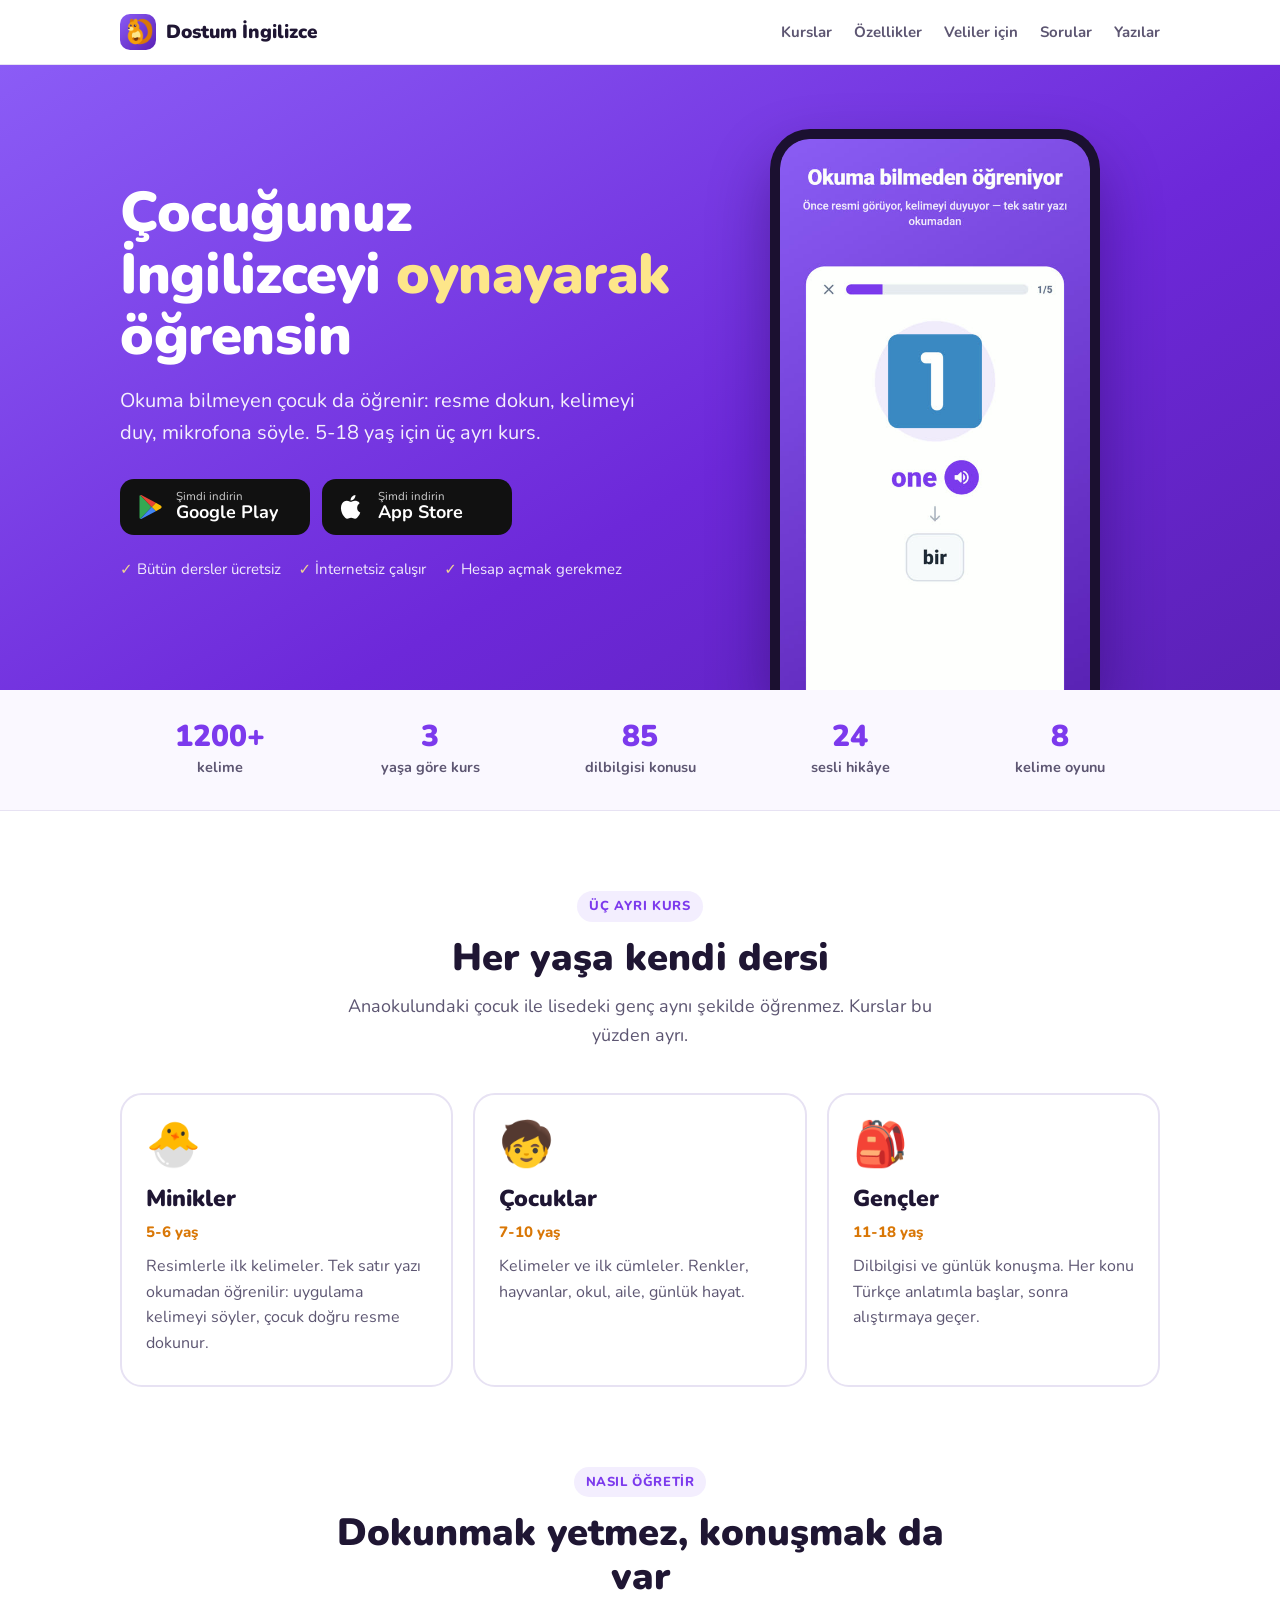
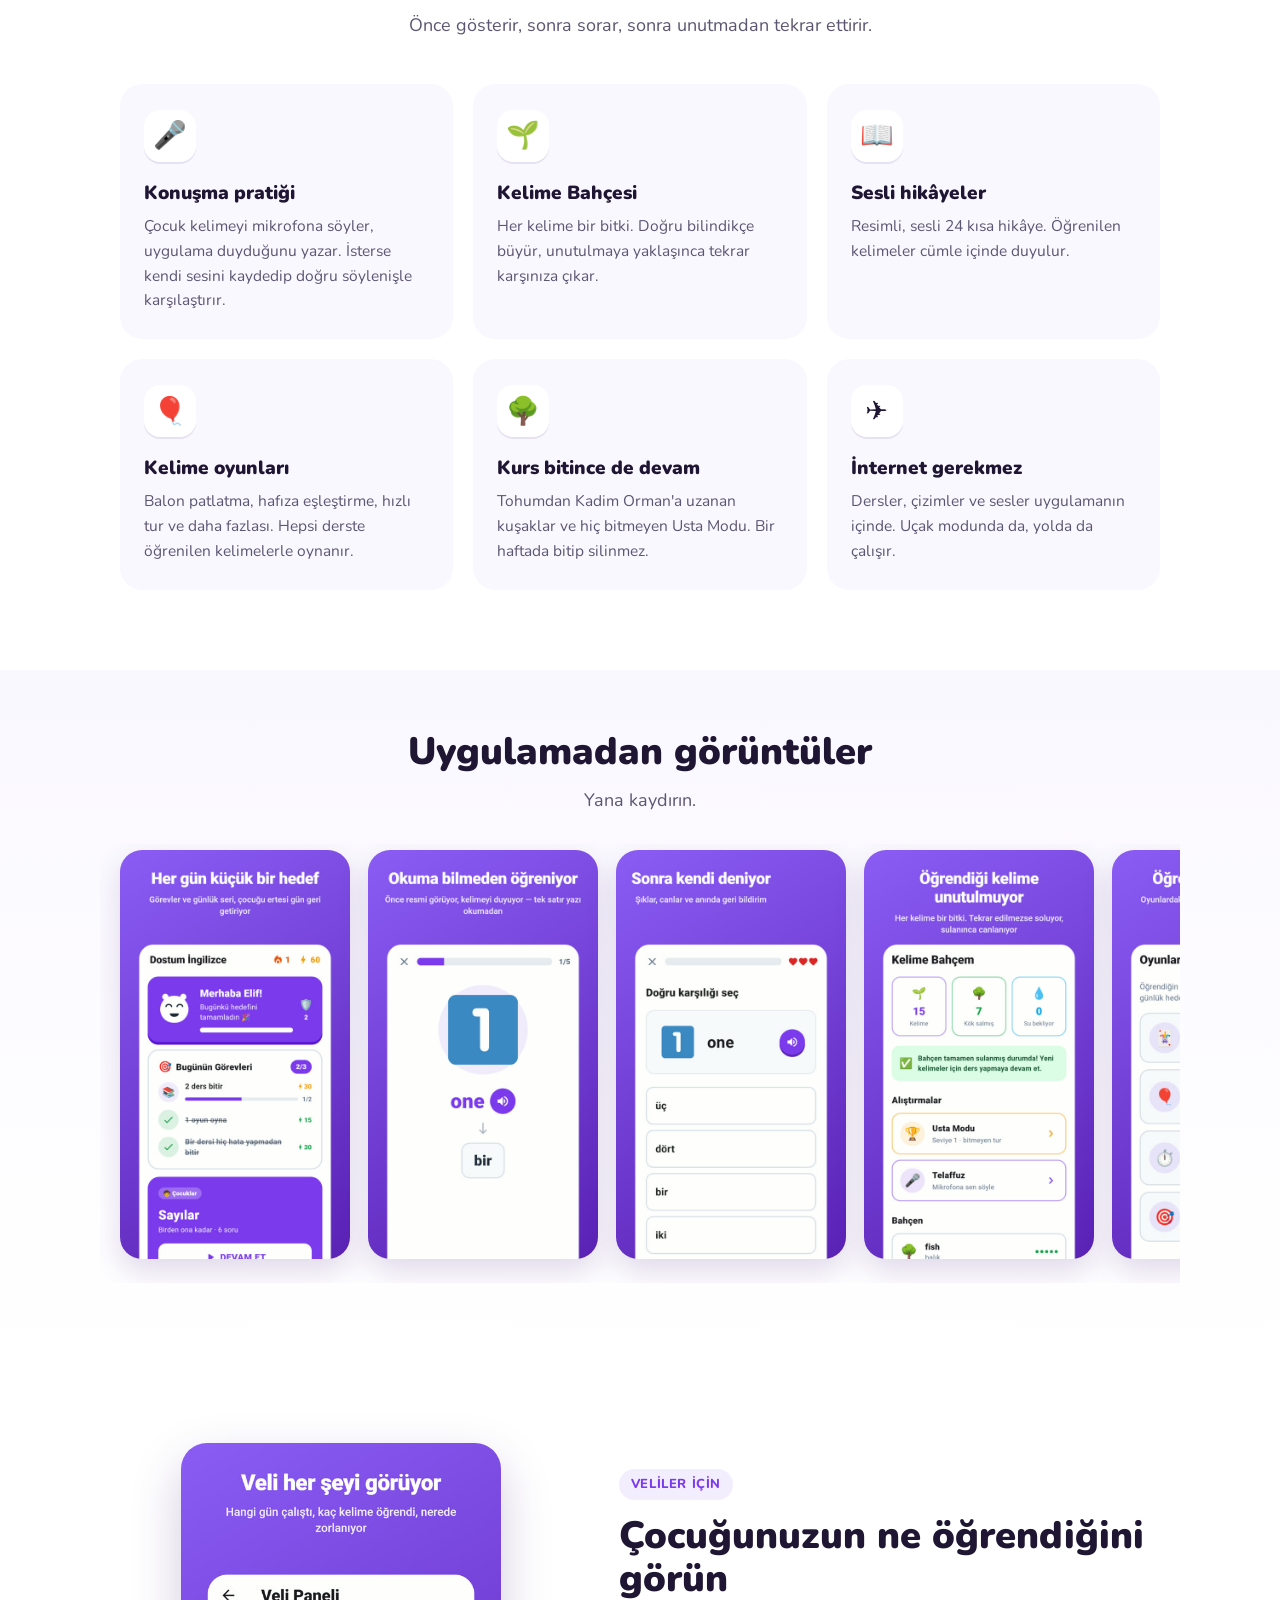
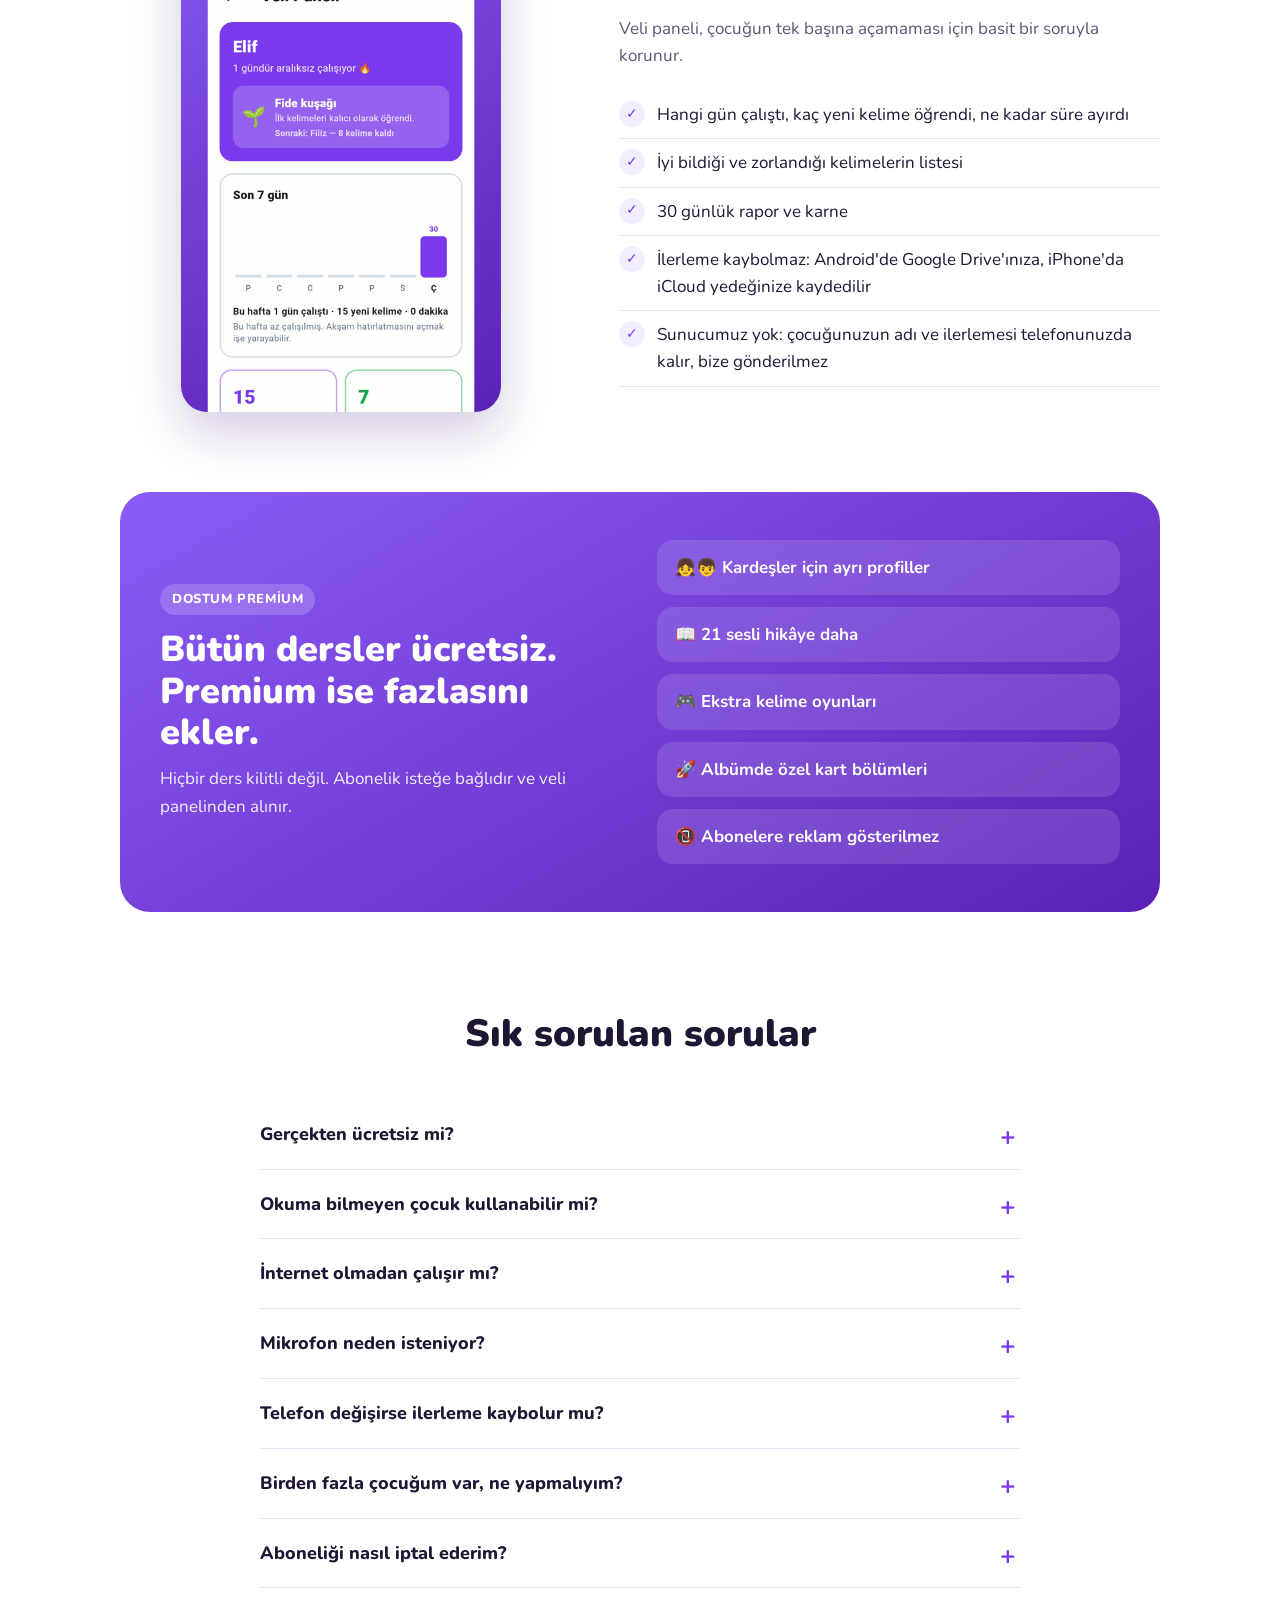
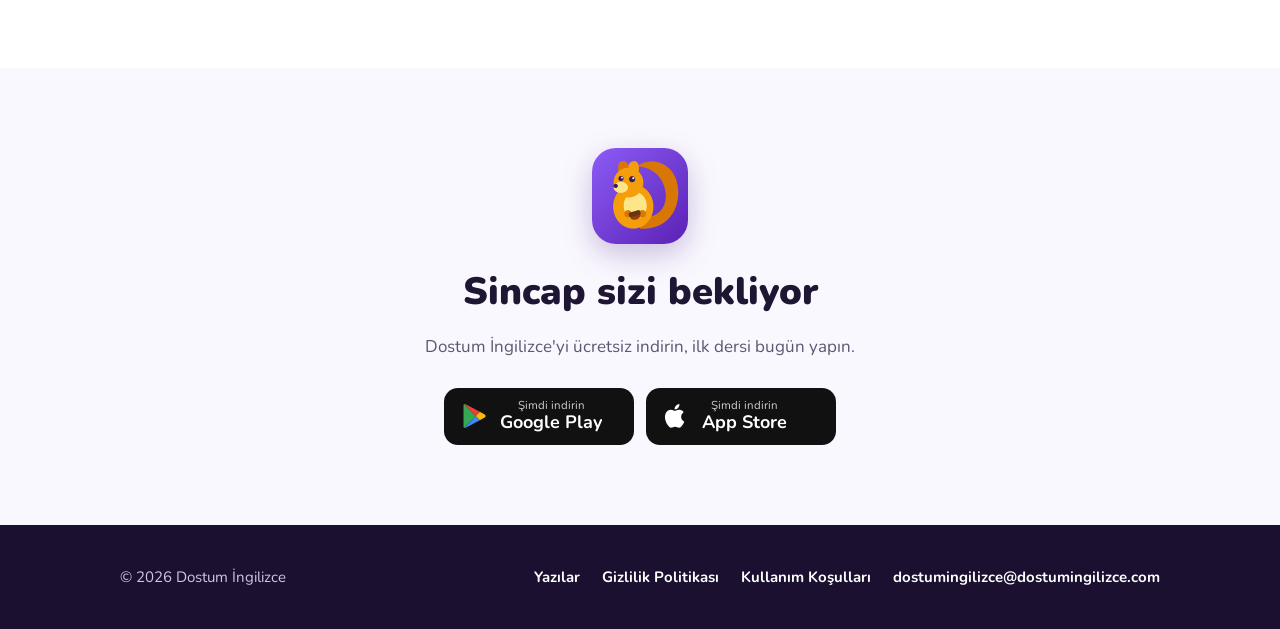
<file: index.html>
<!doctype html>
<html lang="tr">
<head>
<script async src="https://www.googletagmanager.com/gtm.js?id=GTM-NDPLSR63"></script>
<script async src="https://www.googletagmanager.com/gtag/js?id=AW-18588037825"></script>
<script>
  window.dataLayer = window.dataLayer || [];
  function gtag(){dataLayer.push(arguments);}
  gtag('js', new Date());
  gtag('config', 'AW-18588037825');
  /* Mağaza düğmesine tıklama = Google Ads dönüşümü (sitede satın alma yok, satın alma uygulamada). */
  document.addEventListener('click', function (e) {
    var a = e.target.closest && e.target.closest('a[href*="play.google.com"],a[href*="apps.apple.com"]');
    if (a) gtag('event', 'conversion', {send_to: 'AW-18588037825/xSZ7CITy7LwdEMHlu59F', transport_type: 'beacon'});
  });
</script>
<meta charset="utf-8">
<meta name="viewport" content="width=device-width, initial-scale=1">
<title>Dostum İngilizce — Çocuklar için İngilizce</title>
<meta name="description" content="5-18 yaş çocuklar için İngilizce öğrenme uygulaması. Resimlerle öğren, konuşarak pekiştir. Bütün dersler ücretsiz, internet gerekmez.">
<link rel="canonical" href="https://www.dostumingilizce.com/">
<link rel="icon" type="image/png" href="favicon.png">
<link rel="apple-touch-icon" href="img/ikon.png">
<meta property="og:type" content="website">
<meta property="og:title" content="Dostum İngilizce — Çocuklar için İngilizce">
<meta property="og:description" content="Okuma bilmeyen çocuk da öğrenir: resme dokun, kelimeyi duy, mikrofona söyle. Bütün dersler ücretsiz.">
<meta property="og:image" content="https://www.dostumingilizce.com/img/paylasim.png">
<meta property="og:url" content="https://www.dostumingilizce.com/">
<meta name="theme-color" content="#7c3aed">
<link rel="preconnect" href="https://fonts.googleapis.com">
<link rel="preconnect" href="https://fonts.gstatic.com" crossorigin>
<link href="https://fonts.googleapis.com/css2?family=Nunito:wght@500;700;800;900&display=swap" rel="stylesheet">
<style>
:root{
  --mor:#7c3aed; --mor-koyu:#5b21b6; --mor-acik:#f3eefe;
  --turuncu:#f59e0b; --turuncu-koyu:#d97706; --krem:#fde68a;
  --yazi:#1f1633; --soluk:#5d5672; --cizgi:#e7e2f3; --zemin:#ffffff; --kart:#ffffff; --zemin2:#faf8ff;
}
*{box-sizing:border-box}
html{scroll-behavior:smooth}
body{margin:0;background:var(--zemin);color:var(--yazi);font:17px/1.6 Nunito,system-ui,-apple-system,"Segoe UI",Roboto,sans-serif;-webkit-font-smoothing:antialiased}
img{max-width:100%;display:block}
a{color:var(--mor)}
.kap{max-width:1080px;margin:0 auto;padding:0 20px}

/* Üst şerit */
.ust{position:sticky;top:0;z-index:10;background:rgba(255,255,255,.92);backdrop-filter:blur(8px);border-bottom:1px solid var(--cizgi)}
.ust .kap{display:flex;align-items:center;justify-content:space-between;height:64px}
.marka{display:flex;align-items:center;gap:10px;font-weight:900;font-size:19px;color:var(--yazi);text-decoration:none}
.marka img{width:36px;height:36px;border-radius:10px}
.ust nav{display:flex;gap:22px}
.ust nav a{color:var(--soluk);text-decoration:none;font-weight:700;font-size:15px}
.ust nav a:hover{color:var(--mor)}
@media (max-width:720px){.ust nav{display:none}}

/* Giriş */
.giris{background:linear-gradient(150deg,#8b5cf6 0%,#6d28d9 60%,#5b21b6 100%);color:#fff;overflow:hidden}
.giris .kap{display:grid;grid-template-columns:1.1fr .9fr;gap:40px;align-items:center;padding-top:64px;padding-bottom:0}
.giris h1{font-size:clamp(34px,5.4vw,56px);line-height:1.1;margin:0 0 18px;font-weight:900;letter-spacing:-.5px}
.giris h1 span{color:var(--krem)}
.giris p.alt{font-size:clamp(17px,2vw,20px);opacity:.92;margin:0 0 30px;max-width:520px}
.dugmeler{display:flex;flex-wrap:wrap;gap:12px;margin-bottom:22px}
.magaza{display:inline-flex;align-items:center;gap:12px;background:#111;color:#fff;text-decoration:none;border-radius:14px;padding:11px 20px 11px 16px;min-width:190px;transition:transform .15s}
.magaza:hover{transform:translateY(-2px)}
.magaza svg{width:28px;height:28px;flex:none}
.magaza small{display:block;font-size:11.5px;opacity:.8;line-height:1.1}
.magaza b{display:block;font-size:18px;line-height:1.2}
.notlar{display:flex;flex-wrap:wrap;gap:8px 18px;font-size:15px;opacity:.9;padding-bottom:56px}
.notlar span::before{content:"✓ ";color:var(--krem);font-weight:900}
.telefon{align-self:end;justify-self:center;width:min(330px,80vw);border:10px solid #1b1030;border-bottom:0;border-radius:40px 40px 0 0;overflow:hidden;box-shadow:0 30px 60px rgba(30,0,70,.4);background:#1b1030}
.telefon img{border-radius:28px 28px 0 0}
@media (max-width:820px){
  .giris .kap{grid-template-columns:1fr;text-align:center;padding-top:44px}
  .giris p.alt{margin-left:auto;margin-right:auto}
  .dugmeler,.notlar{justify-content:center}
  .notlar{padding-bottom:36px}
}

/* Sayılar */
.sayilar{background:var(--zemin2);border-bottom:1px solid var(--cizgi)}
.sayilar .kap{display:grid;grid-template-columns:repeat(5,1fr);gap:10px;padding-top:30px;padding-bottom:30px;text-align:center}
.sayilar b{display:block;font-size:30px;font-weight:900;color:var(--mor);line-height:1.1}
.sayilar span{font-size:14.5px;color:var(--soluk);font-weight:700}
@media (max-width:720px){.sayilar .kap{grid-template-columns:repeat(3,1fr);row-gap:22px}}

/* Bölümler */
section.bolum{padding:80px 0}
.baslik{text-align:center;max-width:640px;margin:0 auto 44px}
.baslik h2{font-size:clamp(28px,3.6vw,38px);line-height:1.15;margin:0 0 12px;font-weight:900}
.baslik p{color:var(--soluk);margin:0;font-size:18px}
.etiket{display:inline-block;background:var(--mor-acik);color:var(--mor);font-weight:800;font-size:13px;letter-spacing:.6px;text-transform:uppercase;padding:5px 12px;border-radius:99px;margin-bottom:14px}

/* Kurslar */
.kurslar{display:grid;grid-template-columns:repeat(3,1fr);gap:20px}
.kurs{border-radius:22px;padding:28px 24px;border:2px solid var(--cizgi);background:var(--kart)}
.kurs .emo{font-size:44px;line-height:1}
.kurs h3{margin:14px 0 2px;font-size:23px;font-weight:900}
.kurs .yas{color:var(--turuncu-koyu);font-weight:800;font-size:15px}
.kurs p{color:var(--soluk);margin:10px 0 0;font-size:16px}
@media (max-width:820px){.kurslar{grid-template-columns:1fr}}

/* Özellikler */
.ozellikler{display:grid;grid-template-columns:repeat(3,1fr);gap:20px}
.oz{background:var(--zemin2);border-radius:22px;padding:26px 24px}
.oz .ik{width:52px;height:52px;border-radius:16px;background:#fff;display:grid;place-items:center;font-size:27px;box-shadow:0 2px 0 var(--cizgi)}
.oz h3{margin:16px 0 6px;font-size:19px;font-weight:900}
.oz p{margin:0;color:var(--soluk);font-size:15.5px}
@media (max-width:900px){.ozellikler{grid-template-columns:1fr 1fr}}
@media (max-width:600px){.ozellikler{grid-template-columns:1fr}}

/* Ekranlar */
.ekranlar-alan{background:linear-gradient(180deg,var(--zemin2),#fff)}
.ekranlar{display:flex;gap:18px;overflow-x:auto;scroll-snap-type:x mandatory;padding:6px 20px 24px;margin:0 -20px;scrollbar-width:thin}
.ekranlar img{flex:none;width:230px;border-radius:22px;scroll-snap-align:center;box-shadow:0 12px 30px rgba(60,20,120,.16)}

/* Veli */
.veli{display:grid;grid-template-columns:.9fr 1.1fr;gap:56px;align-items:center}
.veli img{width:min(320px,100%);margin:0 auto;border-radius:26px;box-shadow:0 20px 50px rgba(60,20,120,.22)}
.veli h2{font-size:clamp(28px,3.6vw,38px);line-height:1.15;margin:0 0 14px;font-weight:900}
.liste{list-style:none;padding:0;margin:22px 0 0}
.liste li{padding:10px 0 10px 38px;position:relative;border-bottom:1px solid var(--cizgi)}
.liste li::before{content:"✓";position:absolute;left:0;top:10px;width:26px;height:26px;border-radius:50%;background:var(--mor-acik);color:var(--mor);font-weight:900;display:grid;place-items:center;font-size:14px}
@media (max-width:820px){.veli{grid-template-columns:1fr;gap:34px}}

/* Premium */
.premium{background:linear-gradient(150deg,#8b5cf6,#5b21b6);color:#fff;border-radius:30px;padding:48px 40px;display:grid;grid-template-columns:1fr 1fr;gap:34px;align-items:center}
.premium h2{font-size:clamp(26px,3.4vw,36px);margin:0 0 12px;font-weight:900;line-height:1.15}
.premium p{opacity:.92;margin:0}
.premium ul{list-style:none;margin:0;padding:0;display:grid;gap:12px}
.premium li{background:rgba(255,255,255,.12);border-radius:16px;padding:14px 18px;font-weight:700}
.premium .etiket{background:rgba(255,255,255,.18);color:#fff}
@media (max-width:820px){.premium{grid-template-columns:1fr;padding:36px 24px}}

/* SSS */
.sss{max-width:760px;margin:0 auto}
.sss details{border-bottom:1px solid var(--cizgi);padding:4px 0}
.sss summary{cursor:pointer;list-style:none;font-weight:800;font-size:18px;padding:16px 36px 16px 0;position:relative}
.sss summary::-webkit-details-marker{display:none}
.sss summary::after{content:"+";position:absolute;right:4px;top:12px;font-size:26px;color:var(--mor);font-weight:700}
.sss details[open] summary::after{content:"–"}
.sss details p{margin:0 0 18px;color:var(--soluk)}

/* Son çağrı */
.son{text-align:center;padding:80px 0;background:var(--zemin2)}
.son img{width:96px;height:96px;border-radius:24px;margin:0 auto 18px;box-shadow:0 10px 30px rgba(60,20,120,.25)}
.son h2{font-size:clamp(28px,3.6vw,38px);margin:0 0 10px;font-weight:900}
.son p{color:var(--soluk);margin:0 0 28px}
.son .dugmeler{justify-content:center;margin:0}

footer{background:#1b1030;color:#cfc7e3;padding:40px 0;font-size:15px}
footer .kap{display:flex;flex-wrap:wrap;gap:16px 28px;justify-content:space-between;align-items:center}
footer a{color:#fff;text-decoration:none;font-weight:700}
footer a:hover{text-decoration:underline}
footer .linkler{display:flex;flex-wrap:wrap;gap:10px 22px}
</style>
</head>
<body>

<header class="ust">
  <div class="kap">
    <a class="marka" href="#"><img src="img/ikon.png" alt="">Dostum İngilizce</a>
    <nav>
      <a href="#kurslar">Kurslar</a>
      <a href="#ozellikler">Özellikler</a>
      <a href="#veli">Veliler için</a>
      <a href="#sss">Sorular</a>
      <a href="yazilar/">Yazılar</a>
    </nav>
  </div>
</header>

<section class="giris">
  <div class="kap">
    <div>
      <h1>Çocuğunuz İngilizceyi <span>oynayarak</span> öğrensin</h1>
      <p class="alt">Okuma bilmeyen çocuk da öğrenir: resme dokun, kelimeyi duy, mikrofona söyle. 5-18 yaş için üç ayrı kurs.</p>
      <div class="dugmeler">
        <a class="magaza" data-goatcounter-click="play-ust" data-goatcounter-title="Google Play düğmesi (üst)" href="https://play.google.com/store/apps/details?id=com.dostum.ingilizce&amp;utm_source=dostumingilizce.com&amp;utm_campaign=site_ust" rel="noopener">
          <svg viewBox="0 0 24 24" aria-hidden="true"><path fill="#34A853" d="M3.6 1.8 13.4 12l-9.8 10.2c-.4-.2-.6-.7-.6-1.2V3c0-.5.2-.9.6-1.2z"/><path fill="#FBBC04" d="m17 8.4-3.6 3.6L17 15.6l4.1-2.3c1.2-.7 1.2-1.9 0-2.6z"/><path fill="#4285F4" d="M3.6 22.2c.3.2.8.2 1.3-.1L17 15.6 13.4 12z"/><path fill="#EA4335" d="M3.6 1.8 13.4 12 17 8.4 4.9 1.9c-.5-.3-1-.3-1.3-.1z"/></svg>
          <span><small>Şimdi indirin</small><b>Google Play</b></span>
        </a>
        <a class="magaza" data-goatcounter-click="appstore-ust" data-goatcounter-title="App Store düğmesi (üst)" href="https://apps.apple.com/tr/app/id6828153724" rel="noopener">
          <svg viewBox="0 0 24 24" aria-hidden="true"><path fill="#fff" d="M16.4 12.6c0-2.6 2.1-3.8 2.2-3.9-1.2-1.8-3.1-2-3.7-2-1.6-.2-3.1.9-3.9.9-.8 0-2-.9-3.4-.9-1.7 0-3.3 1-4.2 2.6-1.8 3.1-.5 7.7 1.3 10.2.9 1.2 1.9 2.6 3.2 2.6 1.3-.1 1.8-.8 3.3-.8 1.6 0 2 .8 3.4.8 1.4 0 2.3-1.3 3.1-2.5 1-1.4 1.4-2.8 1.4-2.9 0 0-2.7-1-2.7-4.1zM13.9 4.9c.7-.9 1.2-2 1-3.2-1 0-2.3.7-3 1.6-.7.8-1.2 2-1.1 3.1 1.2.1 2.3-.6 3.1-1.5z"/></svg>
          <span><small>Şimdi indirin</small><b>App Store</b></span>
        </a>
      </div>
      <div class="notlar">
        <span>Bütün dersler ücretsiz</span>
        <span>İnternetsiz çalışır</span>
        <span>Hesap açmak gerekmez</span>
      </div>
    </div>
    <div class="telefon"><img src="img/7-ders-ogretim-karti.jpg" alt="Uygulamada bir kelime kartı: resim, İngilizce kelime ve sesli okuma"></div>
  </div>
</section>

<div class="sayilar">
  <div class="kap">
    <div><b>1200+</b><span>kelime</span></div>
    <div><b>3</b><span>yaşa göre kurs</span></div>
    <div><b>85</b><span>dilbilgisi konusu</span></div>
    <div><b>24</b><span>sesli hikâye</span></div>
    <div><b>8</b><span>kelime oyunu</span></div>
  </div>
</div>

<section class="bolum" id="kurslar">
  <div class="kap">
    <div class="baslik">
      <div class="etiket">Üç ayrı kurs</div>
      <h2>Her yaşa kendi dersi</h2>
      <p>Anaokulundaki çocuk ile lisedeki genç aynı şekilde öğrenmez. Kurslar bu yüzden ayrı.</p>
    </div>
    <div class="kurslar">
      <div class="kurs"><div class="emo">🐣</div><h3>Minikler</h3><div class="yas">5-6 yaş</div><p>Resimlerle ilk kelimeler. Tek satır yazı okumadan öğrenilir: uygulama kelimeyi söyler, çocuk doğru resme dokunur.</p></div>
      <div class="kurs"><div class="emo">🧒</div><h3>Çocuklar</h3><div class="yas">7-10 yaş</div><p>Kelimeler ve ilk cümleler. Renkler, hayvanlar, okul, aile, günlük hayat.</p></div>
      <div class="kurs"><div class="emo">🎒</div><h3>Gençler</h3><div class="yas">11-18 yaş</div><p>Dilbilgisi ve günlük konuşma. Her konu Türkçe anlatımla başlar, sonra alıştırmaya geçer.</p></div>
    </div>
  </div>
</section>

<section class="bolum" id="ozellikler" style="padding-top:0">
  <div class="kap">
    <div class="baslik">
      <div class="etiket">Nasıl öğretir</div>
      <h2>Dokunmak yetmez, konuşmak da var</h2>
      <p>Önce gösterir, sonra sorar, sonra unutmadan tekrar ettirir.</p>
    </div>
    <div class="ozellikler">
      <div class="oz"><div class="ik">🎤</div><h3>Konuşma pratiği</h3><p>Çocuk kelimeyi mikrofona söyler, uygulama duyduğunu yazar. İsterse kendi sesini kaydedip doğru söylenişle karşılaştırır.</p></div>
      <div class="oz"><div class="ik">🌱</div><h3>Kelime Bahçesi</h3><p>Her kelime bir bitki. Doğru bilindikçe büyür, unutulmaya yaklaşınca tekrar karşınıza çıkar.</p></div>
      <div class="oz"><div class="ik">📖</div><h3>Sesli hikâyeler</h3><p>Resimli, sesli 24 kısa hikâye. Öğrenilen kelimeler cümle içinde duyulur.</p></div>
      <div class="oz"><div class="ik">🎈</div><h3>Kelime oyunları</h3><p>Balon patlatma, hafıza eşleştirme, hızlı tur ve daha fazlası. Hepsi derste öğrenilen kelimelerle oynanır.</p></div>
      <div class="oz"><div class="ik">🌳</div><h3>Kurs bitince de devam</h3><p>Tohumdan Kadim Orman'a uzanan kuşaklar ve hiç bitmeyen Usta Modu. Bir haftada bitip silinmez.</p></div>
      <div class="oz"><div class="ik">✈️</div><h3>İnternet gerekmez</h3><p>Dersler, çizimler ve sesler uygulamanın içinde. Uçak modunda da, yolda da çalışır.</p></div>
    </div>
  </div>
</section>

<section class="bolum ekranlar-alan" style="padding-top:60px">
  <div class="kap">
    <div class="baslik" style="margin-bottom:30px">
      <h2>Uygulamadan görüntüler</h2>
      <p>Yana kaydırın.</p>
    </div>
    <div class="ekranlar">
      <img src="img/1-ana-ekran.jpg" alt="Ana ekran: günlük hedef ve görevler" loading="lazy">
      <img src="img/7-ders-ogretim-karti.jpg" alt="Öğretim kartı: resim, kelime ve ses" loading="lazy">
      <img src="img/8-ders-sorusu.jpg" alt="Ders sorusu" loading="lazy">
      <img src="img/2-kelime-bahcesi.jpg" alt="Kelime Bahçesi" loading="lazy">
      <img src="img/4-oyunlar.jpg" alt="Oyunlar" loading="lazy">
      <img src="img/6-veli-paneli.jpg" alt="Veli paneli" loading="lazy">
    </div>
  </div>
</section>

<section class="bolum" id="veli">
  <div class="kap veli">
    <img src="img/6-veli-paneli.jpg" alt="Veli paneli: haftalık çalışma grafiği" loading="lazy">
    <div>
      <div class="etiket">Veliler için</div>
      <h2>Çocuğunuzun ne öğrendiğini görün</h2>
      <p style="color:var(--soluk);margin:0">Veli paneli, çocuğun tek başına açamaması için basit bir soruyla korunur.</p>
      <ul class="liste">
        <li>Hangi gün çalıştı, kaç yeni kelime öğrendi, ne kadar süre ayırdı</li>
        <li>İyi bildiği ve zorlandığı kelimelerin listesi</li>
        <li>30 günlük rapor ve karne</li>
        <li>İlerleme kaybolmaz: Android'de Google Drive'ınıza, iPhone'da iCloud yedeğinize kaydedilir</li>
        <li>Sunucumuz yok: çocuğunuzun adı ve ilerlemesi telefonunuzda kalır, bize gönderilmez</li>
      </ul>
    </div>
  </div>
</section>

<section class="bolum" style="padding-top:0">
  <div class="kap">
    <div class="premium">
      <div>
        <div class="etiket">Dostum Premium</div>
        <h2>Bütün dersler ücretsiz. Premium ise fazlasını ekler.</h2>
        <p>Hiçbir ders kilitli değil. Abonelik isteğe bağlıdır ve veli panelinden alınır.</p>
      </div>
      <ul>
        <li>👧👦 Kardeşler için ayrı profiller</li>
        <li>📖 21 sesli hikâye daha</li>
        <li>🎮 Ekstra kelime oyunları</li>
        <li>🚀 Albümde özel kart bölümleri</li>
        <li>📵 Abonelere reklam gösterilmez</li>
      </ul>
    </div>
  </div>
</section>

<section class="bolum" id="sss" style="padding-top:20px">
  <div class="kap">
    <div class="baslik"><h2>Sık sorulan sorular</h2></div>
    <div class="sss">
      <details><summary>Gerçekten ücretsiz mi?</summary><p>Evet. Bütün dersler ve kelimeler ücretsizdir; her yaş grubunun ilk hikâyesi de ücretsiz. Uygulama reklam gösterir; reklamlar kişiselleştirilmez, çocuklara uygun içerikle sınırlıdır ve yalnızca molalarda çıkar, soru cevaplanırken çıkmaz. İsteyen veliler Premium aboneliği alabilir.</p></details>
      <details><summary>Okuma bilmeyen çocuk kullanabilir mi?</summary><p>Evet. Minikler kursunda yazı okumak gerekmez. Uygulama kelimeyi sesli söyler, çocuk doğru resme dokunur.</p></details>
      <details><summary>İnternet olmadan çalışır mı?</summary><p>Dersler, çizimler ve sesler uygulamanın içindedir, internet gerekmez. Yalnızca abonelik işlemleri ve isteğe bağlı yedekleme için bağlantı gerekir.</p></details>
      <details><summary>Mikrofon neden isteniyor?</summary><p>Telaffuz alıştırmaları için. Ses kaydı saklanmaz ve bize gönderilmez; telefonun kendi konuşma tanıma servisine verilir. Mikrofonu olmayan cihazlarda bu sorular atlanabilir, ders aksamaz.</p></details>
      <details><summary>Telefon değişirse ilerleme kaybolur mu?</summary><p>Android'de veli panelinden Google hesabınızı bağlarsanız ilerleme kendi Google Drive'ınıza yedeklenir. iPhone'da iCloud yedeğiyle birlikte taşınır. İki cihazda da dosya olarak yedek alabilirsiniz.</p></details>
      <details><summary>Birden fazla çocuğum var, ne yapmalıyım?</summary><p>Premium ile 4 çocuğa kadar ayrı profil açabilirsiniz. Her çocuğun ilerlemesi ayrı tutulur.</p></details>
      <details><summary>Aboneliği nasıl iptal ederim?</summary><p>Android'de Google Play → Profil → Ödemeler ve abonelikler; iPhone'da Ayarlar → adınız → Abonelikler bölümünden. Dönem sonuna kadar Premium açık kalır.</p></details>
    </div>
  </div>
</section>

<section class="son">
  <div class="kap">
    <img src="img/ikon.png" alt="Dostum İngilizce simgesi">
    <h2>Sincap sizi bekliyor</h2>
    <p>Dostum İngilizce'yi ücretsiz indirin, ilk dersi bugün yapın.</p>
    <div class="dugmeler">
      <a class="magaza" data-goatcounter-click="play-alt" data-goatcounter-title="Google Play düğmesi (alt)" href="https://play.google.com/store/apps/details?id=com.dostum.ingilizce&amp;utm_source=dostumingilizce.com&amp;utm_campaign=site_alt" rel="noopener">
        <svg viewBox="0 0 24 24" aria-hidden="true"><path fill="#34A853" d="M3.6 1.8 13.4 12l-9.8 10.2c-.4-.2-.6-.7-.6-1.2V3c0-.5.2-.9.6-1.2z"/><path fill="#FBBC04" d="m17 8.4-3.6 3.6L17 15.6l4.1-2.3c1.2-.7 1.2-1.9 0-2.6z"/><path fill="#4285F4" d="M3.6 22.2c.3.2.8.2 1.3-.1L17 15.6 13.4 12z"/><path fill="#EA4335" d="M3.6 1.8 13.4 12 17 8.4 4.9 1.9c-.5-.3-1-.3-1.3-.1z"/></svg>
        <span><small>Şimdi indirin</small><b>Google Play</b></span>
      </a>
      <a class="magaza" data-goatcounter-click="appstore-alt" data-goatcounter-title="App Store düğmesi (alt)" href="https://apps.apple.com/tr/app/id6828153724" rel="noopener">
        <svg viewBox="0 0 24 24" aria-hidden="true"><path fill="#fff" d="M16.4 12.6c0-2.6 2.1-3.8 2.2-3.9-1.2-1.8-3.1-2-3.7-2-1.6-.2-3.1.9-3.9.9-.8 0-2-.9-3.4-.9-1.7 0-3.3 1-4.2 2.6-1.8 3.1-.5 7.7 1.3 10.2.9 1.2 1.9 2.6 3.2 2.6 1.3-.1 1.8-.8 3.3-.8 1.6 0 2 .8 3.4.8 1.4 0 2.3-1.3 3.1-2.5 1-1.4 1.4-2.8 1.4-2.9 0 0-2.7-1-2.7-4.1zM13.9 4.9c.7-.9 1.2-2 1-3.2-1 0-2.3.7-3 1.6-.7.8-1.2 2-1.1 3.1 1.2.1 2.3-.6 3.1-1.5z"/></svg>
        <span><small>Şimdi indirin</small><b>App Store</b></span>
      </a>
    </div>
  </div>
</section>

<footer>
  <div class="kap">
    <div>© 2026 Dostum İngilizce</div>
    <div class="linkler">
      <a href="yazilar/">Yazılar</a>
      <a href="gizlilik.html">Gizlilik Politikası</a>
      <a href="https://www.apple.com/legal/internet-services/itunes/dev/stdeula/" rel="noopener">Kullanım Koşulları</a>
      <a href="mailto:dostumingilizce@dostumingilizce.com">dostumingilizce@dostumingilizce.com</a>
    </div>
  </div>
</footer>

<script data-goatcounter="https://dostumingilizce.goatcounter.com/count" async src="//gc.zgo.at/count.js"></script>
</body>
</html>
</file>
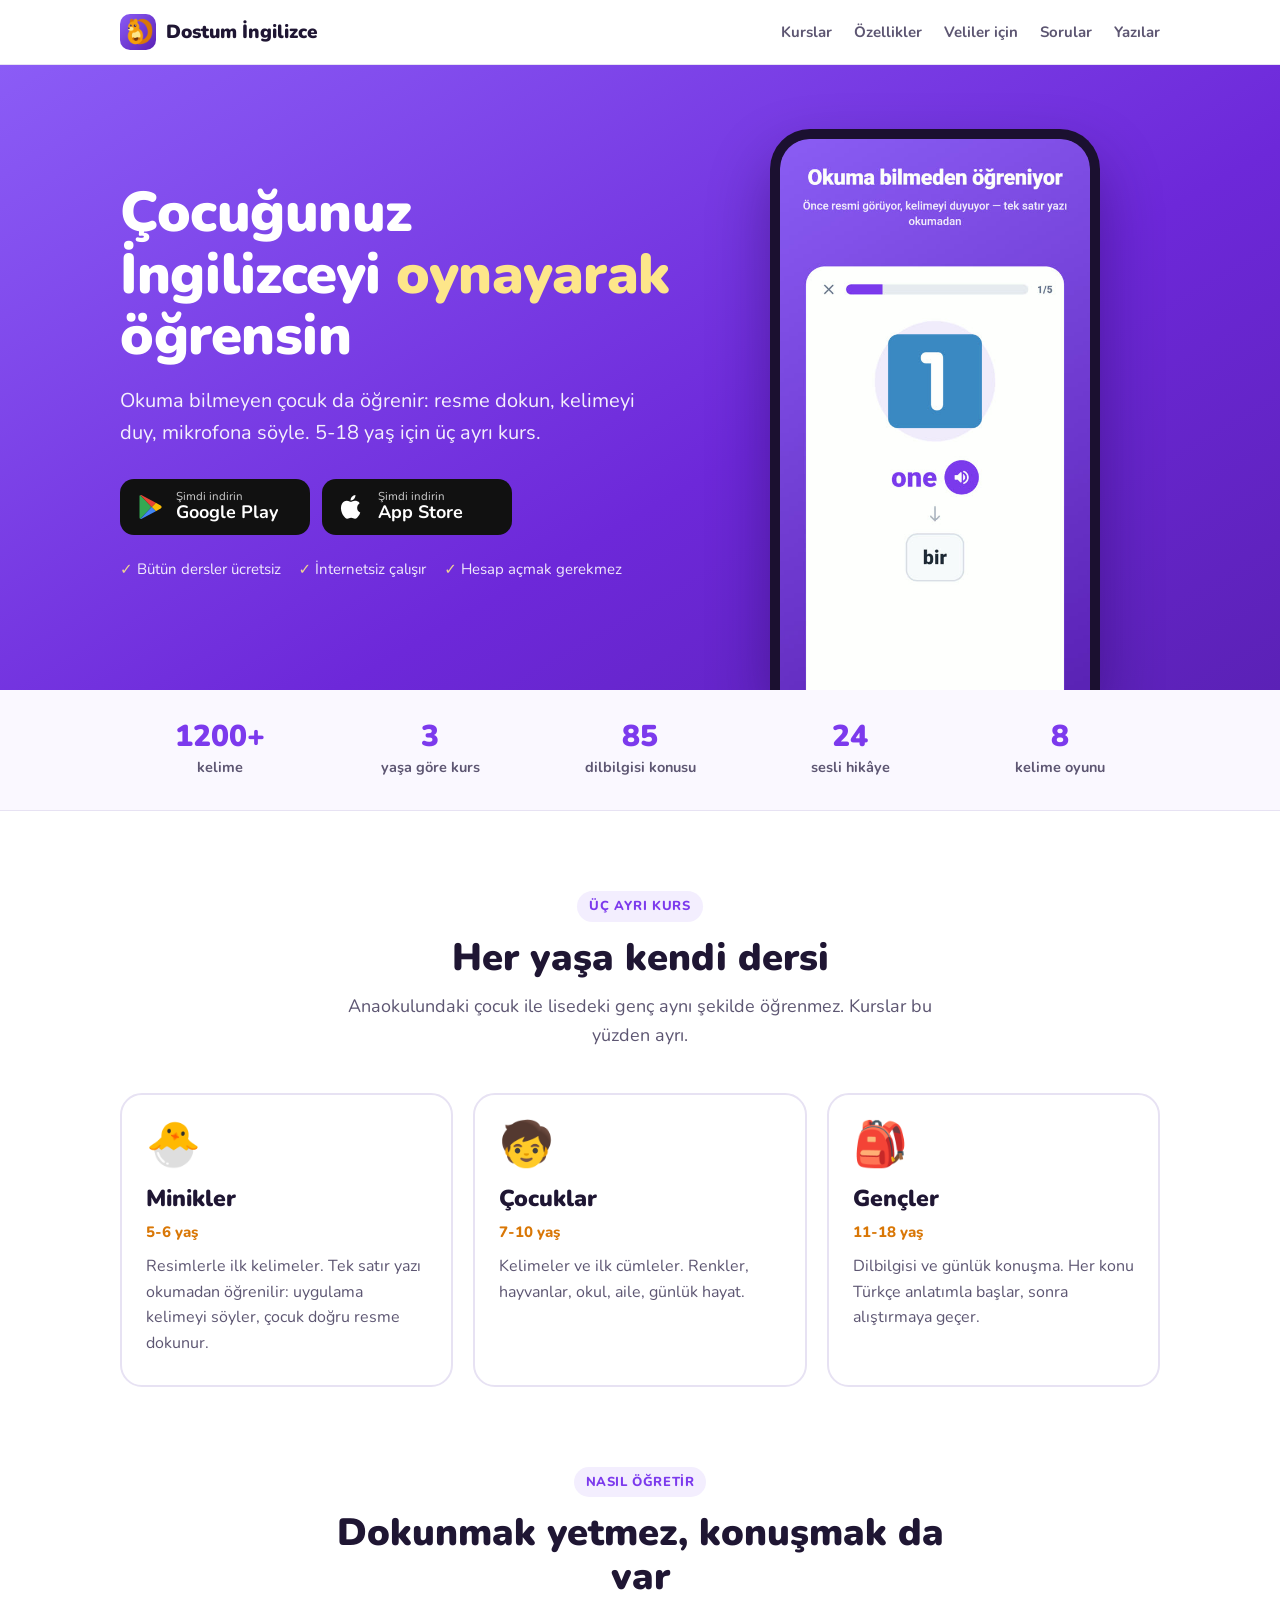
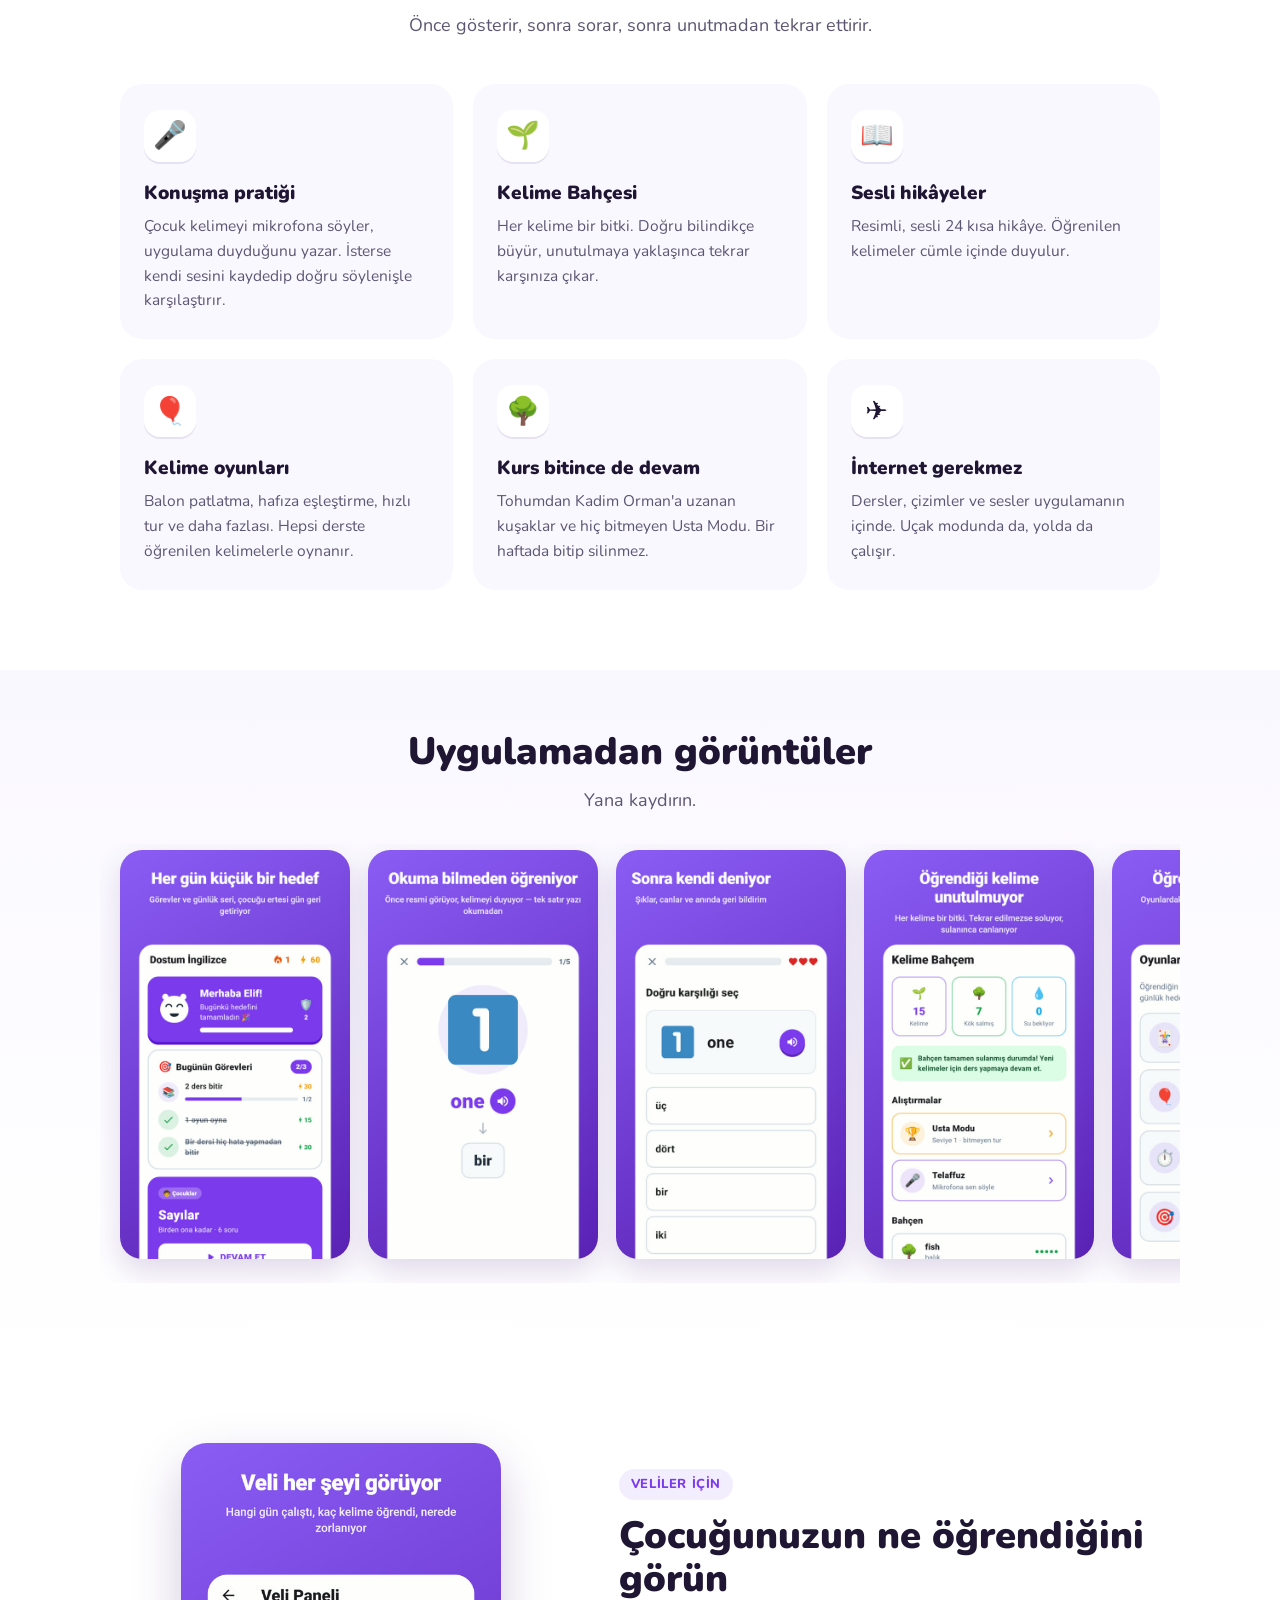
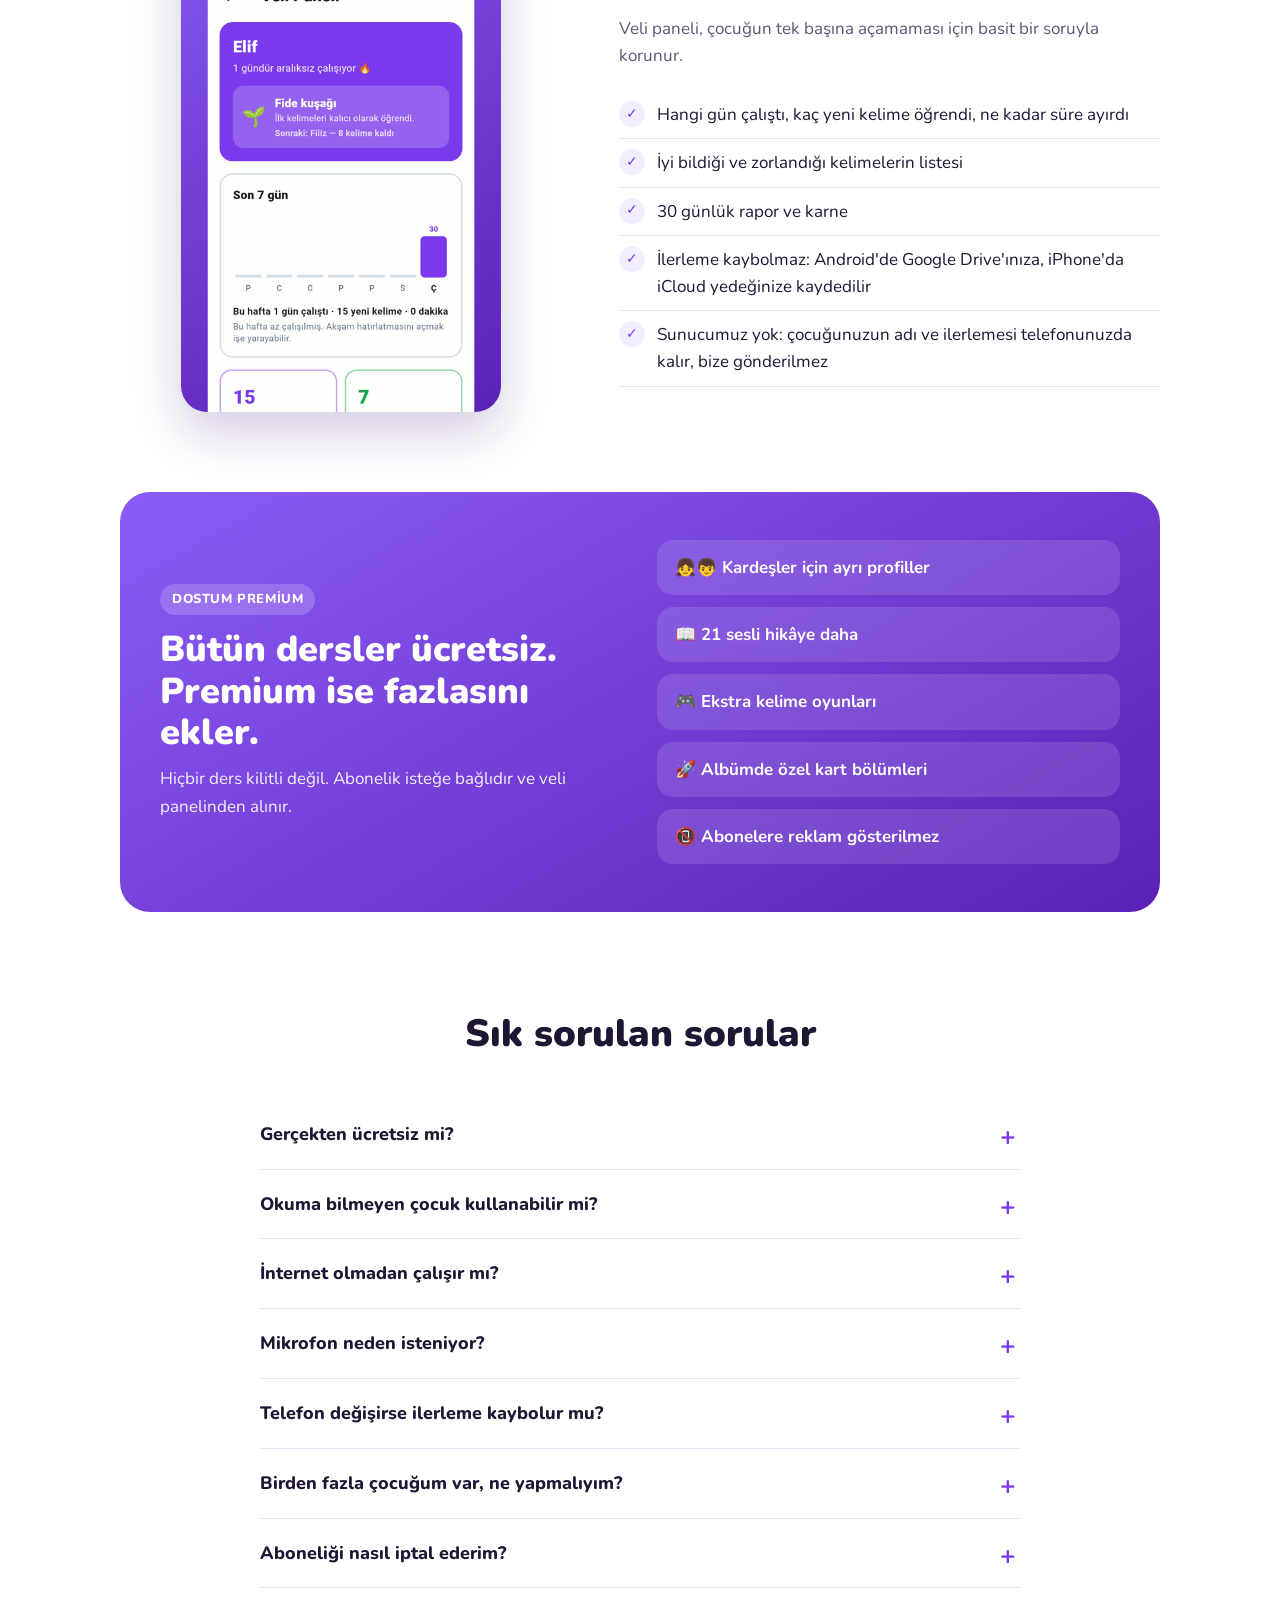
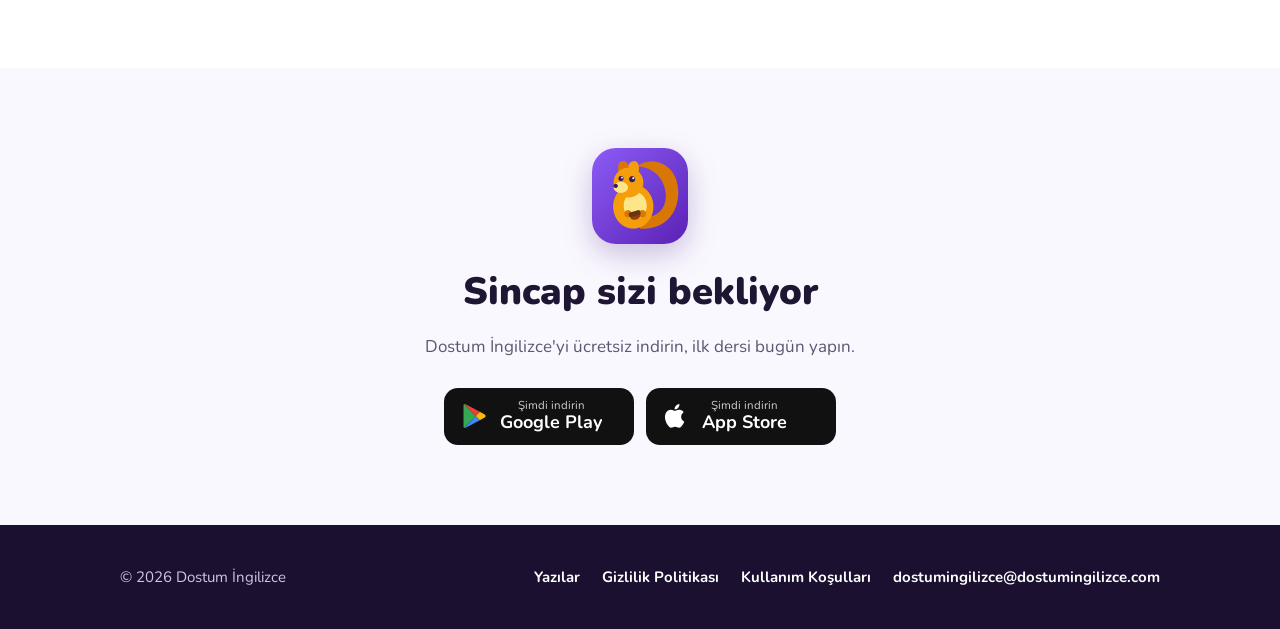
<file: indir/index.html>
<!doctype html>
<html lang="tr">
<head>
<meta charset="utf-8">
<meta name="viewport" content="width=device-width, initial-scale=1">
<meta name="robots" content="noindex">
<title>Dostum İngilizce'yi indir</title>
<link rel="icon" type="image/png" href="/favicon.png">
<script>
/* Gelen kişiyi cihazına göre mağazaya yollar; bilgisayardan geleni ana sayfaya.
   /indir?k=reels gibi bir ek verilirse Play bağlantısındaki kampanya adı o olur. */
(function(){
  var play='https://play.google.com/store/apps/details?id=com.dostum.ingilizce';
  var appstore='https://apps.apple.com/tr/app/id6828153724';
  var u=navigator.userAgent||'';
  var android=/Android/i.test(u);
  var ios=/iPhone|iPad|iPod/i.test(u)||(navigator.platform==='MacIntel'&&navigator.maxTouchPoints>1);
  var k=(/[?&]k=([A-Za-z0-9_-]{1,40})/.exec(location.search)||[])[1]||'indir';
  var hedef=android?play+'&utm_source=dostumingilizce.com&utm_campaign='+k:ios?appstore:'/';
  var ad=android?'indir-android':ios?'indir-ios':'indir-bilgisayar';
  /* Ziyaretçi sayacına (GoatCounter) olay olarak yaz; başarısız olsa da yönlendirme sürer. */
  if(location.hostname==='www.dostumingilizce.com')try{
    var say='https://dostumingilizce.goatcounter.com/count?p='+encodeURIComponent(ad)+
      '&t='+encodeURIComponent('/indir yönlendirmesi ('+k+')')+'&e=true'+
      '&r='+encodeURIComponent(document.referrer)+'&rnd='+Math.random().toString(36).slice(2,7);
    if(navigator.sendBeacon)navigator.sendBeacon(say);else(new Image()).src=say;
  }catch(e){}
  location.replace(hedef);
})();
</script>
<style>
body{margin:0;font:17px/1.6 system-ui,-apple-system,"Segoe UI",Roboto,sans-serif;color:#1f1633;text-align:center;padding:60px 20px}
a{display:block;max-width:320px;margin:12px auto;padding:14px;border-radius:14px;background:#111;color:#fff;text-decoration:none;font-weight:700}
</style>
</head>
<body>
<p>Mağazaya yönlendiriliyorsunuz…</p>
<noscript>
<a href="https://play.google.com/store/apps/details?id=com.dostum.ingilizce&amp;utm_source=dostumingilizce.com&amp;utm_campaign=indir">Google Play</a>
<a href="https://apps.apple.com/tr/app/id6828153724">App Store</a>
<a href="/" style="background:#7c3aed">Ana sayfa</a>
</noscript>
</body>
</html>
</file>
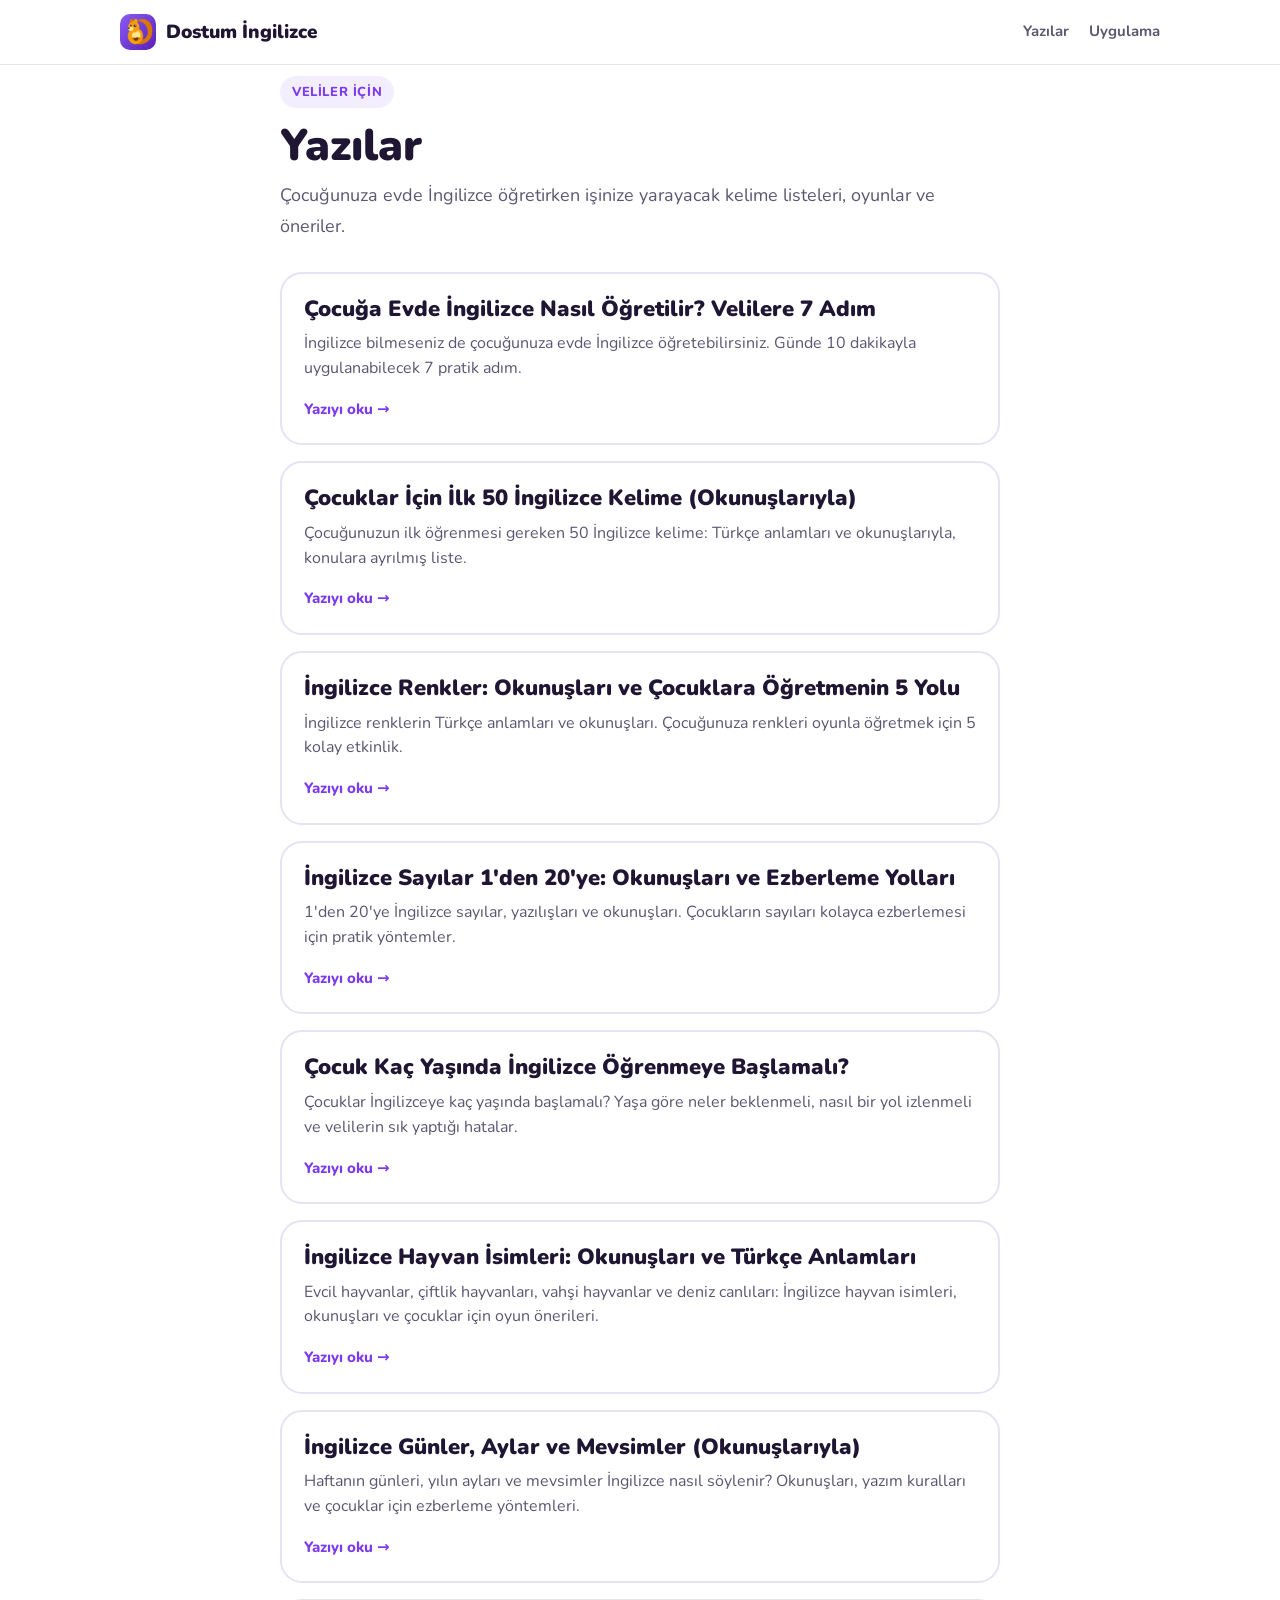
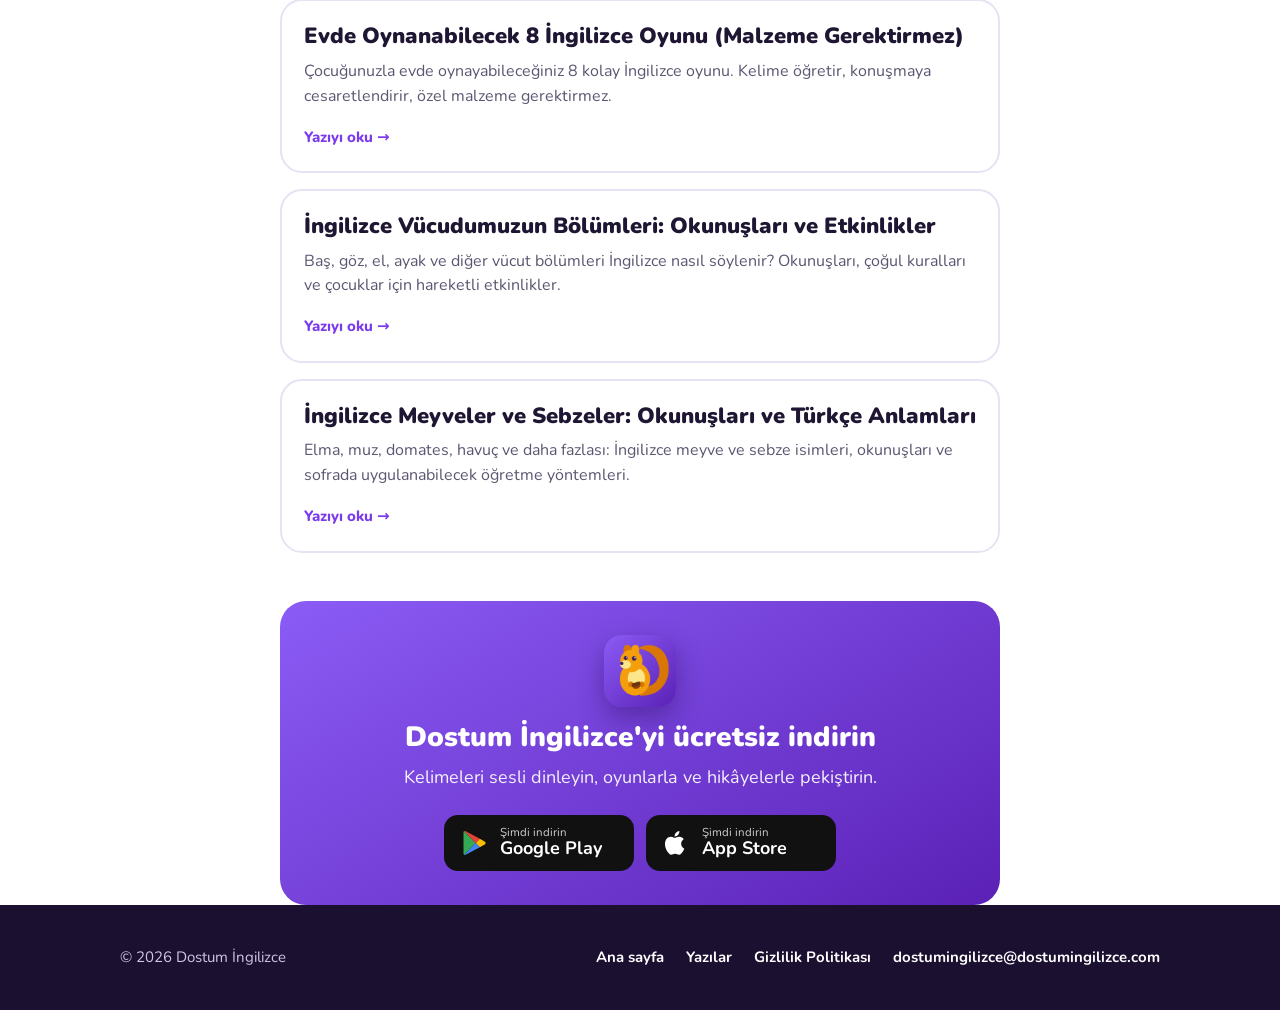
<file: yazilar/index.html>
<!doctype html>
<html lang="tr">
<head>
<script async src="https://www.googletagmanager.com/gtm.js?id=GTM-NDPLSR63"></script>
<script async src="https://www.googletagmanager.com/gtag/js?id=AW-18588037825"></script>
<script>
  window.dataLayer = window.dataLayer || [];
  function gtag(){dataLayer.push(arguments);}
  gtag('js', new Date());
  gtag('config', 'AW-18588037825');
  /* Mağaza düğmesine tıklama = Google Ads dönüşümü (sitede satın alma yok, satın alma uygulamada). */
  document.addEventListener('click', function (e) {
    var a = e.target.closest && e.target.closest('a[href*="play.google.com"],a[href*="apps.apple.com"]');
    if (a) gtag('event', 'conversion', {send_to: 'AW-18588037825/xSZ7CITy7LwdEMHlu59F', transport_type: 'beacon'});
  });
</script>
<meta charset="utf-8">
<meta name="viewport" content="width=device-width, initial-scale=1">
<title>Yazılar: Çocuğa İngilizce Öğretme Rehberi — Dostum İngilizce</title>
<meta name="description" content="Çocuğunuza evde İngilizce öğretmek için kelime listeleri, okunuşlar, oyunlar ve velilere pratik öneriler.">
<link rel="canonical" href="https://www.dostumingilizce.com/yazilar/">
<link rel="icon" type="image/png" href="/favicon.png">
<link rel="apple-touch-icon" href="/img/ikon.png">
<meta property="og:type" content="website">
<meta property="og:site_name" content="Dostum İngilizce">
<meta property="og:locale" content="tr_TR">
<meta property="og:title" content="Yazılar: Çocuğa İngilizce Öğretme Rehberi — Dostum İngilizce">
<meta property="og:description" content="Çocuğunuza evde İngilizce öğretmek için kelime listeleri, okunuşlar, oyunlar ve velilere pratik öneriler.">
<meta property="og:image" content="https://www.dostumingilizce.com/img/paylasim.png">
<meta property="og:url" content="https://www.dostumingilizce.com/yazilar/">
<meta name="twitter:card" content="summary_large_image">
<meta name="theme-color" content="#7c3aed">
<link rel="preconnect" href="https://fonts.googleapis.com">
<link rel="preconnect" href="https://fonts.gstatic.com" crossorigin>
<link href="https://fonts.googleapis.com/css2?family=Nunito:wght@500;700;800;900&amp;display=swap" rel="stylesheet">
<link rel="stylesheet" href="/yazilar/stil.css">
<script type="application/ld+json">{"@context":"https://schema.org","@type":"Blog","name":"Dostum İngilizce Yazılar","description":"Çocuğunuza evde İngilizce öğretmek için kelime listeleri, okunuşlar, oyunlar ve velilere pratik öneriler.","inLanguage":"tr","url":"https://www.dostumingilizce.com/yazilar/","publisher":{"@type":"Organization","name":"Dostum İngilizce","url":"https://www.dostumingilizce.com/","logo":{"@type":"ImageObject","url":"https://www.dostumingilizce.com/img/ikon.png"}},"blogPost":[{"@type":"BlogPosting","headline":"Çocuğa Evde İngilizce Nasıl Öğretilir? Velilere 7 Adım","url":"https://www.dostumingilizce.com/yazilar/cocuga-evde-ingilizce-nasil-ogretilir/","datePublished":"2026-11-14"},{"@type":"BlogPosting","headline":"Çocuklar İçin İlk 50 İngilizce Kelime (Okunuşlarıyla)","url":"https://www.dostumingilizce.com/yazilar/cocuklar-icin-ilk-50-ingilizce-kelime/","datePublished":"2026-11-14"},{"@type":"BlogPosting","headline":"İngilizce Renkler: Okunuşları ve Çocuklara Öğretmenin 5 Yolu","url":"https://www.dostumingilizce.com/yazilar/ingilizce-renkler-okunuslari/","datePublished":"2026-11-14"},{"@type":"BlogPosting","headline":"İngilizce Sayılar 1'den 20'ye: Okunuşları ve Ezberleme Yolları","url":"https://www.dostumingilizce.com/yazilar/ingilizce-sayilar-1-20-okunuslari/","datePublished":"2026-11-14"},{"@type":"BlogPosting","headline":"Çocuk Kaç Yaşında İngilizce Öğrenmeye Başlamalı?","url":"https://www.dostumingilizce.com/yazilar/cocuk-kac-yasinda-ingilizce-ogrenmeli/","datePublished":"2026-11-14"},{"@type":"BlogPosting","headline":"İngilizce Hayvan İsimleri: Okunuşları ve Türkçe Anlamları","url":"https://www.dostumingilizce.com/yazilar/ingilizce-hayvan-isimleri-okunuslari/","datePublished":"2026-11-14"},{"@type":"BlogPosting","headline":"İngilizce Günler, Aylar ve Mevsimler (Okunuşlarıyla)","url":"https://www.dostumingilizce.com/yazilar/ingilizce-gunler-aylar-mevsimler/","datePublished":"2026-11-14"},{"@type":"BlogPosting","headline":"Evde Oynanabilecek 8 İngilizce Oyunu (Malzeme Gerektirmez)","url":"https://www.dostumingilizce.com/yazilar/evde-oynanan-ingilizce-oyunlari/","datePublished":"2026-11-14"},{"@type":"BlogPosting","headline":"İngilizce Vücudumuzun Bölümleri: Okunuşları ve Etkinlikler","url":"https://www.dostumingilizce.com/yazilar/ingilizce-vucudumuzun-bolumleri/","datePublished":"2026-11-14"},{"@type":"BlogPosting","headline":"İngilizce Meyveler ve Sebzeler: Okunuşları ve Türkçe Anlamları","url":"https://www.dostumingilizce.com/yazilar/ingilizce-meyveler-sebzeler-okunuslari/","datePublished":"2026-11-14"}]}</script>
</head>
<body>

<header class="ust">
  <div class="kap">
    <a class="marka" href="/"><img src="/img/ikon.png" alt="" width="36" height="36">Dostum İngilizce</a>
    <nav>
      <a href="/yazilar/">Yazılar</a>
      <a class="genis" href="/">Uygulama</a>
    </nav>
  </div>
</header>

<main class="kap dar">
  <div class="liste-bas">
    <div class="etiket">Veliler için</div>
    <h1>Yazılar</h1>
    <p>Çocuğunuza evde İngilizce öğretirken işinize yarayacak kelime listeleri, oyunlar ve öneriler.</p>
  </div>
  <div class="kartlar">
    <a class="kart" href="/yazilar/cocuga-evde-ingilizce-nasil-ogretilir/">
      <h2>Çocuğa Evde İngilizce Nasıl Öğretilir? Velilere 7 Adım</h2>
      <p>İngilizce bilmeseniz de çocuğunuza evde İngilizce öğretebilirsiniz. Günde 10 dakikayla uygulanabilecek 7 pratik adım.</p>
      <span>Yazıyı oku →</span>
    </a>
    <a class="kart" href="/yazilar/cocuklar-icin-ilk-50-ingilizce-kelime/">
      <h2>Çocuklar İçin İlk 50 İngilizce Kelime (Okunuşlarıyla)</h2>
      <p>Çocuğunuzun ilk öğrenmesi gereken 50 İngilizce kelime: Türkçe anlamları ve okunuşlarıyla, konulara ayrılmış liste.</p>
      <span>Yazıyı oku →</span>
    </a>
    <a class="kart" href="/yazilar/ingilizce-renkler-okunuslari/">
      <h2>İngilizce Renkler: Okunuşları ve Çocuklara Öğretmenin 5 Yolu</h2>
      <p>İngilizce renklerin Türkçe anlamları ve okunuşları. Çocuğunuza renkleri oyunla öğretmek için 5 kolay etkinlik.</p>
      <span>Yazıyı oku →</span>
    </a>
    <a class="kart" href="/yazilar/ingilizce-sayilar-1-20-okunuslari/">
      <h2>İngilizce Sayılar 1'den 20'ye: Okunuşları ve Ezberleme Yolları</h2>
      <p>1'den 20'ye İngilizce sayılar, yazılışları ve okunuşları. Çocukların sayıları kolayca ezberlemesi için pratik yöntemler.</p>
      <span>Yazıyı oku →</span>
    </a>
    <a class="kart" href="/yazilar/cocuk-kac-yasinda-ingilizce-ogrenmeli/">
      <h2>Çocuk Kaç Yaşında İngilizce Öğrenmeye Başlamalı?</h2>
      <p>Çocuklar İngilizceye kaç yaşında başlamalı? Yaşa göre neler beklenmeli, nasıl bir yol izlenmeli ve velilerin sık yaptığı hatalar.</p>
      <span>Yazıyı oku →</span>
    </a>
    <a class="kart" href="/yazilar/ingilizce-hayvan-isimleri-okunuslari/">
      <h2>İngilizce Hayvan İsimleri: Okunuşları ve Türkçe Anlamları</h2>
      <p>Evcil hayvanlar, çiftlik hayvanları, vahşi hayvanlar ve deniz canlıları: İngilizce hayvan isimleri, okunuşları ve çocuklar için oyun önerileri.</p>
      <span>Yazıyı oku →</span>
    </a>
    <a class="kart" href="/yazilar/ingilizce-gunler-aylar-mevsimler/">
      <h2>İngilizce Günler, Aylar ve Mevsimler (Okunuşlarıyla)</h2>
      <p>Haftanın günleri, yılın ayları ve mevsimler İngilizce nasıl söylenir? Okunuşları, yazım kuralları ve çocuklar için ezberleme yöntemleri.</p>
      <span>Yazıyı oku →</span>
    </a>
    <a class="kart" href="/yazilar/evde-oynanan-ingilizce-oyunlari/">
      <h2>Evde Oynanabilecek 8 İngilizce Oyunu (Malzeme Gerektirmez)</h2>
      <p>Çocuğunuzla evde oynayabileceğiniz 8 kolay İngilizce oyunu. Kelime öğretir, konuşmaya cesaretlendirir, özel malzeme gerektirmez.</p>
      <span>Yazıyı oku →</span>
    </a>
    <a class="kart" href="/yazilar/ingilizce-vucudumuzun-bolumleri/">
      <h2>İngilizce Vücudumuzun Bölümleri: Okunuşları ve Etkinlikler</h2>
      <p>Baş, göz, el, ayak ve diğer vücut bölümleri İngilizce nasıl söylenir? Okunuşları, çoğul kuralları ve çocuklar için hareketli etkinlikler.</p>
      <span>Yazıyı oku →</span>
    </a>
    <a class="kart" href="/yazilar/ingilizce-meyveler-sebzeler-okunuslari/">
      <h2>İngilizce Meyveler ve Sebzeler: Okunuşları ve Türkçe Anlamları</h2>
      <p>Elma, muz, domates, havuç ve daha fazlası: İngilizce meyve ve sebze isimleri, okunuşları ve sofrada uygulanabilecek öğretme yöntemleri.</p>
      <span>Yazıyı oku →</span>
    </a>
  </div>

  <aside class="indir">
    <img src="/img/ikon.png" alt="Dostum İngilizce simgesi" width="72" height="72" loading="lazy">
    <h2>Dostum İngilizce'yi ücretsiz indirin</h2>
    <p>Kelimeleri sesli dinleyin, oyunlarla ve hikâyelerle pekiştirin.</p>
<div class="dugmeler">
  <a class="magaza android" data-goatcounter-click="play-yazilar-liste" data-goatcounter-title="Google Play düğmesi (yazılar listesi)" href="https://play.google.com/store/apps/details?id=com.dostum.ingilizce&amp;utm_source=dostumingilizce.com&amp;utm_campaign=yazilar_liste" rel="noopener">
    <svg viewBox="0 0 24 24" aria-hidden="true"><path fill="#34A853" d="M3.6 1.8 13.4 12l-9.8 10.2c-.4-.2-.6-.7-.6-1.2V3c0-.5.2-.9.6-1.2z"/><path fill="#FBBC04" d="m17 8.4-3.6 3.6L17 15.6l4.1-2.3c1.2-.7 1.2-1.9 0-2.6z"/><path fill="#4285F4" d="M3.6 22.2c.3.2.8.2 1.3-.1L17 15.6 13.4 12z"/><path fill="#EA4335" d="M3.6 1.8 13.4 12 17 8.4 4.9 1.9c-.5-.3-1-.3-1.3-.1z"/></svg>
    <span><small>Şimdi indirin</small><b>Google Play</b></span>
  </a>
  <a class="magaza ios" data-goatcounter-click="appstore-yazilar-liste" data-goatcounter-title="App Store düğmesi (yazılar listesi)" href="https://apps.apple.com/tr/app/id6828153724" rel="noopener">
    <svg viewBox="0 0 24 24" aria-hidden="true"><path fill="#fff" d="M16.4 12.6c0-2.6 2.1-3.8 2.2-3.9-1.2-1.8-3.1-2-3.7-2-1.6-.2-3.1.9-3.9.9-.8 0-2-.9-3.4-.9-1.7 0-3.3 1-4.2 2.6-1.8 3.1-.5 7.7 1.3 10.2.9 1.2 1.9 2.6 3.2 2.6 1.3-.1 1.8-.8 3.3-.8 1.6 0 2 .8 3.4.8 1.4 0 2.3-1.3 3.1-2.5 1-1.4 1.4-2.8 1.4-2.9 0 0-2.7-1-2.7-4.1zM13.9 4.9c.7-.9 1.2-2 1-3.2-1 0-2.3.7-3 1.6-.7.8-1.2 2-1.1 3.1 1.2.1 2.3-.6 3.1-1.5z"/></svg>
    <span><small>Şimdi indirin</small><b>App Store</b></span>
  </a>
</div>
  </aside>
</main>

<footer>
  <div class="kap">
    <div>© 2026 Dostum İngilizce</div>
    <div class="linkler">
      <a href="/">Ana sayfa</a>
      <a href="/yazilar/">Yazılar</a>
      <a href="/gizlilik.html">Gizlilik Politikası</a>
      <a href="mailto:dostumingilizce@dostumingilizce.com">dostumingilizce@dostumingilizce.com</a>
    </div>
  </div>
</footer>

<script data-goatcounter="https://dostumingilizce.goatcounter.com/count" async src="//gc.zgo.at/count.js"></script>
</body>
</html>
</file>
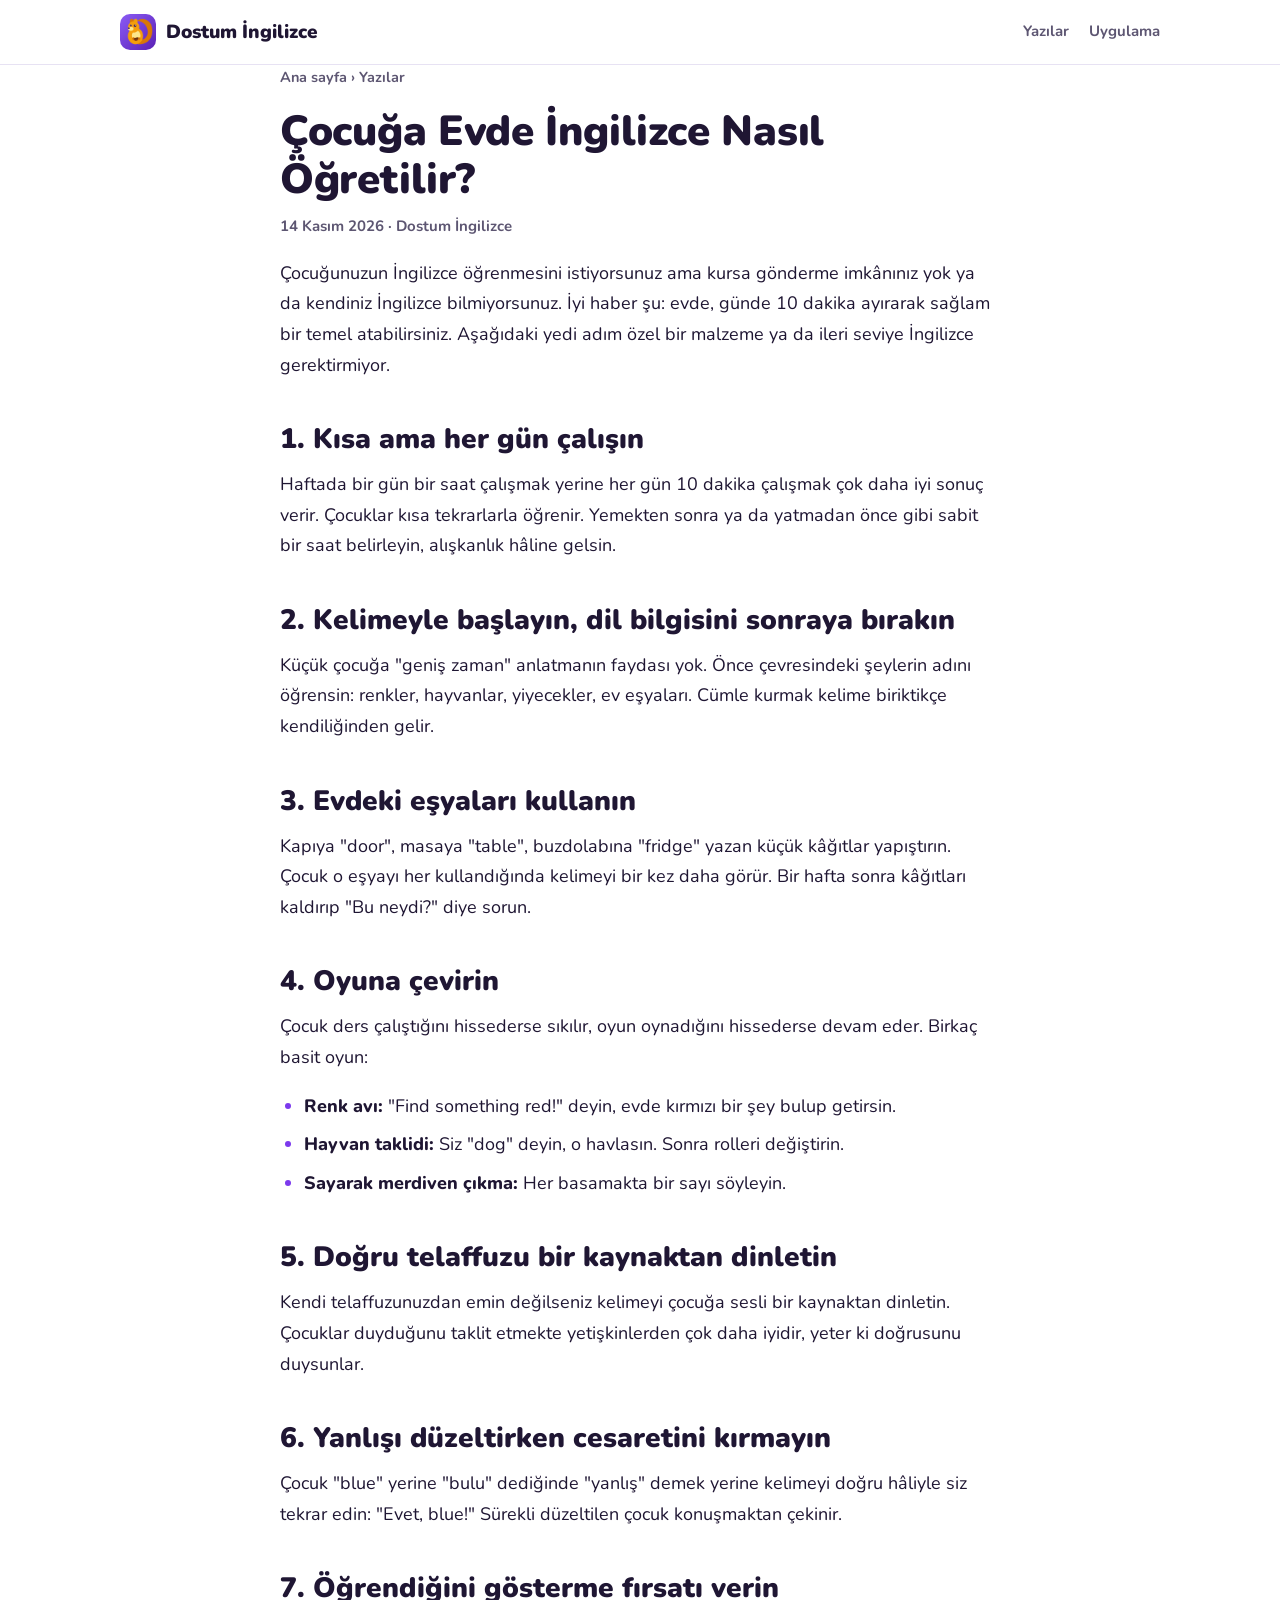
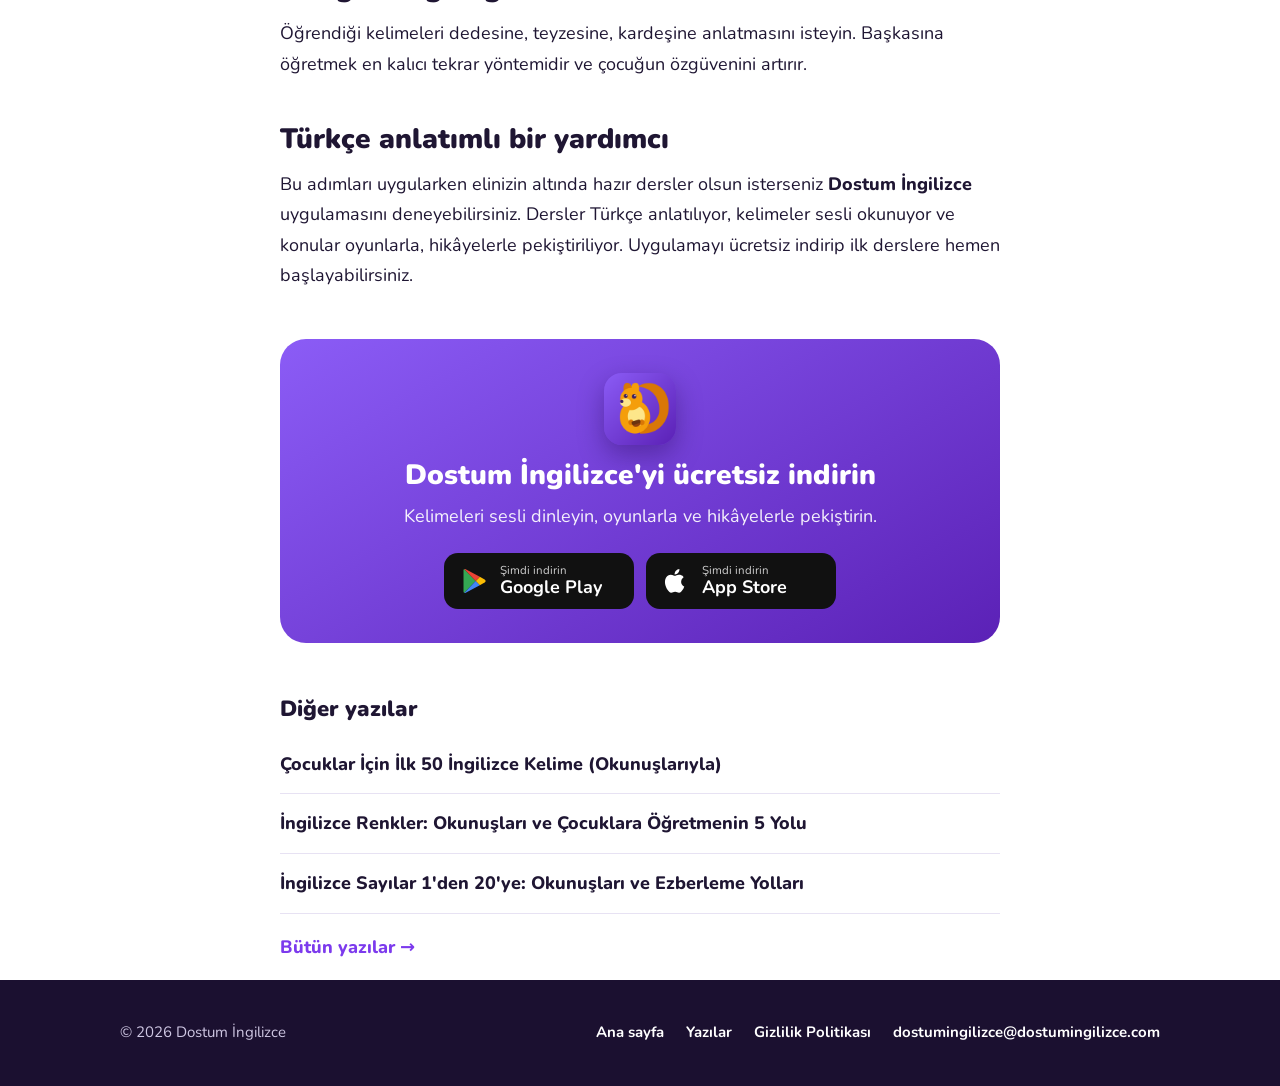
<file: yazilar/cocuga-evde-ingilizce-nasil-ogretilir/index.html>
<!doctype html>
<html lang="tr">
<head>
<script async src="https://www.googletagmanager.com/gtm.js?id=GTM-NDPLSR63"></script>
<script async src="https://www.googletagmanager.com/gtag/js?id=AW-18588037825"></script>
<script>
  window.dataLayer = window.dataLayer || [];
  function gtag(){dataLayer.push(arguments);}
  gtag('js', new Date());
  gtag('config', 'AW-18588037825');
  /* Mağaza düğmesine tıklama = Google Ads dönüşümü (sitede satın alma yok, satın alma uygulamada). */
  document.addEventListener('click', function (e) {
    var a = e.target.closest && e.target.closest('a[href*="play.google.com"],a[href*="apps.apple.com"]');
    if (a) gtag('event', 'conversion', {send_to: 'AW-18588037825/xSZ7CITy7LwdEMHlu59F', transport_type: 'beacon'});
  });
</script>
<meta charset="utf-8">
<meta name="viewport" content="width=device-width, initial-scale=1">
<title>Çocuğa Evde İngilizce Nasıl Öğretilir? Velilere 7 Adım</title>
<meta name="description" content="İngilizce bilmeseniz de çocuğunuza evde İngilizce öğretebilirsiniz. Günde 10 dakikayla uygulanabilecek 7 pratik adım.">
<link rel="canonical" href="https://www.dostumingilizce.com/yazilar/cocuga-evde-ingilizce-nasil-ogretilir/">
<link rel="icon" type="image/png" href="/favicon.png">
<link rel="apple-touch-icon" href="/img/ikon.png">
<meta property="og:type" content="article">
<meta property="og:site_name" content="Dostum İngilizce">
<meta property="og:locale" content="tr_TR">
<meta property="og:title" content="Çocuğa Evde İngilizce Nasıl Öğretilir? Velilere 7 Adım">
<meta property="og:description" content="İngilizce bilmeseniz de çocuğunuza evde İngilizce öğretebilirsiniz. Günde 10 dakikayla uygulanabilecek 7 pratik adım.">
<meta property="og:image" content="https://www.dostumingilizce.com/img/paylasim.png">
<meta property="og:url" content="https://www.dostumingilizce.com/yazilar/cocuga-evde-ingilizce-nasil-ogretilir/">
<meta name="twitter:card" content="summary_large_image">
<meta name="theme-color" content="#7c3aed">
<link rel="preconnect" href="https://fonts.googleapis.com">
<link rel="preconnect" href="https://fonts.gstatic.com" crossorigin>
<link href="https://fonts.googleapis.com/css2?family=Nunito:wght@500;700;800;900&amp;display=swap" rel="stylesheet">
<link rel="stylesheet" href="/yazilar/stil.css">
<script type="application/ld+json">{"@context":"https://schema.org","@type":"BlogPosting","headline":"Çocuğa Evde İngilizce Nasıl Öğretilir? Velilere 7 Adım","description":"İngilizce bilmeseniz de çocuğunuza evde İngilizce öğretebilirsiniz. Günde 10 dakikayla uygulanabilecek 7 pratik adım.","inLanguage":"tr","datePublished":"2026-11-14","dateModified":"2026-11-14","mainEntityOfPage":"https://www.dostumingilizce.com/yazilar/cocuga-evde-ingilizce-nasil-ogretilir/","image":"https://www.dostumingilizce.com/img/paylasim.png","author":{"@type":"Organization","name":"Dostum İngilizce","url":"https://www.dostumingilizce.com/","logo":{"@type":"ImageObject","url":"https://www.dostumingilizce.com/img/ikon.png"}},"publisher":{"@type":"Organization","name":"Dostum İngilizce","url":"https://www.dostumingilizce.com/","logo":{"@type":"ImageObject","url":"https://www.dostumingilizce.com/img/ikon.png"}}}</script>
<script type="application/ld+json">{"@context":"https://schema.org","@type":"BreadcrumbList","itemListElement":[{"@type":"ListItem","position":1,"name":"Ana sayfa","item":"https://www.dostumingilizce.com/"},{"@type":"ListItem","position":2,"name":"Yazılar","item":"https://www.dostumingilizce.com/yazilar/"},{"@type":"ListItem","position":3,"name":"Çocuğa Evde İngilizce Nasıl Öğretilir?","item":"https://www.dostumingilizce.com/yazilar/cocuga-evde-ingilizce-nasil-ogretilir/"}]}</script>
</head>
<body>

<header class="ust">
  <div class="kap">
    <a class="marka" href="/"><img src="/img/ikon.png" alt="" width="36" height="36">Dostum İngilizce</a>
    <nav>
      <a href="/yazilar/">Yazılar</a>
      <a class="genis" href="/">Uygulama</a>
    </nav>
  </div>
</header>

<main class="kap dar">
  <nav class="iz" aria-label="Neredesiniz"><a href="/">Ana sayfa</a> › <a href="/yazilar/">Yazılar</a></nav>
  <article class="yazi">
    <h1>Çocuğa Evde İngilizce Nasıl Öğretilir?</h1>
    <p class="tarih"><time datetime="2026-11-14">14 Kasım 2026</time> · Dostum İngilizce</p>
<p>Çocuğunuzun İngilizce öğrenmesini istiyorsunuz ama kursa gönderme imkânınız yok ya da kendiniz İngilizce bilmiyorsunuz. İyi haber şu: evde, günde 10 dakika ayırarak sağlam bir temel atabilirsiniz. Aşağıdaki yedi adım özel bir malzeme ya da ileri seviye İngilizce gerektirmiyor.</p>
<h2>1. Kısa ama her gün çalışın</h2>
<p>Haftada bir gün bir saat çalışmak yerine her gün 10 dakika çalışmak çok daha iyi sonuç verir. Çocuklar kısa tekrarlarla öğrenir. Yemekten sonra ya da yatmadan önce gibi sabit bir saat belirleyin, alışkanlık hâline gelsin.</p>
<h2>2. Kelimeyle başlayın, dil bilgisini sonraya bırakın</h2>
<p>Küçük çocuğa "geniş zaman" anlatmanın faydası yok. Önce çevresindeki şeylerin adını öğrensin: renkler, hayvanlar, yiyecekler, ev eşyaları. Cümle kurmak kelime biriktikçe kendiliğinden gelir.</p>
<h2>3. Evdeki eşyaları kullanın</h2>
<p>Kapıya "door", masaya "table", buzdolabına "fridge" yazan küçük kâğıtlar yapıştırın. Çocuk o eşyayı her kullandığında kelimeyi bir kez daha görür. Bir hafta sonra kâğıtları kaldırıp "Bu neydi?" diye sorun.</p>
<h2>4. Oyuna çevirin</h2>
<p>Çocuk ders çalıştığını hissederse sıkılır, oyun oynadığını hissederse devam eder. Birkaç basit oyun:</p>
<ul>
<li><strong>Renk avı:</strong> "Find something red!" deyin, evde kırmızı bir şey bulup getirsin.</li>
<li><strong>Hayvan taklidi:</strong> Siz "dog" deyin, o havlasın. Sonra rolleri değiştirin.</li>
<li><strong>Sayarak merdiven çıkma:</strong> Her basamakta bir sayı söyleyin.</li>
</ul>
<h2>5. Doğru telaffuzu bir kaynaktan dinletin</h2>
<p>Kendi telaffuzunuzdan emin değilseniz kelimeyi çocuğa sesli bir kaynaktan dinletin. Çocuklar duyduğunu taklit etmekte yetişkinlerden çok daha iyidir, yeter ki doğrusunu duysunlar.</p>
<h2>6. Yanlışı düzeltirken cesaretini kırmayın</h2>
<p>Çocuk "blue" yerine "bulu" dediğinde "yanlış" demek yerine kelimeyi doğru hâliyle siz tekrar edin: "Evet, blue!" Sürekli düzeltilen çocuk konuşmaktan çekinir.</p>
<h2>7. Öğrendiğini gösterme fırsatı verin</h2>
<p>Öğrendiği kelimeleri dedesine, teyzesine, kardeşine anlatmasını isteyin. Başkasına öğretmek en kalıcı tekrar yöntemidir ve çocuğun özgüvenini artırır.</p>
<h2>Türkçe anlatımlı bir yardımcı</h2>
<p>Bu adımları uygularken elinizin altında hazır dersler olsun isterseniz <strong>Dostum İngilizce</strong> uygulamasını deneyebilirsiniz. Dersler Türkçe anlatılıyor, kelimeler sesli okunuyor ve konular oyunlarla, hikâyelerle pekiştiriliyor. Uygulamayı ücretsiz indirip ilk derslere hemen başlayabilirsiniz.</p>

  </article>

  <aside class="indir">
    <img src="/img/ikon.png" alt="Dostum İngilizce simgesi" width="72" height="72" loading="lazy">
    <h2>Dostum İngilizce'yi ücretsiz indirin</h2>
    <p>Kelimeleri sesli dinleyin, oyunlarla ve hikâyelerle pekiştirin.</p>
<div class="dugmeler">
  <a class="magaza android" data-goatcounter-click="play-yazi-cocuga-evde-ingilizce-nasil-ogretilir" data-goatcounter-title="Google Play düğmesi (yazı: cocuga-evde-ingilizce-nasil-ogretilir)" href="https://play.google.com/store/apps/details?id=com.dostum.ingilizce&amp;utm_source=dostumingilizce.com&amp;utm_campaign=yazi_cocuga-evde-ingilizce-nasil-ogretilir" rel="noopener">
    <svg viewBox="0 0 24 24" aria-hidden="true"><path fill="#34A853" d="M3.6 1.8 13.4 12l-9.8 10.2c-.4-.2-.6-.7-.6-1.2V3c0-.5.2-.9.6-1.2z"/><path fill="#FBBC04" d="m17 8.4-3.6 3.6L17 15.6l4.1-2.3c1.2-.7 1.2-1.9 0-2.6z"/><path fill="#4285F4" d="M3.6 22.2c.3.2.8.2 1.3-.1L17 15.6 13.4 12z"/><path fill="#EA4335" d="M3.6 1.8 13.4 12 17 8.4 4.9 1.9c-.5-.3-1-.3-1.3-.1z"/></svg>
    <span><small>Şimdi indirin</small><b>Google Play</b></span>
  </a>
  <a class="magaza ios" data-goatcounter-click="appstore-yazi-cocuga-evde-ingilizce-nasil-ogretilir" data-goatcounter-title="App Store düğmesi (yazı: cocuga-evde-ingilizce-nasil-ogretilir)" href="https://apps.apple.com/tr/app/id6828153724" rel="noopener">
    <svg viewBox="0 0 24 24" aria-hidden="true"><path fill="#fff" d="M16.4 12.6c0-2.6 2.1-3.8 2.2-3.9-1.2-1.8-3.1-2-3.7-2-1.6-.2-3.1.9-3.9.9-.8 0-2-.9-3.4-.9-1.7 0-3.3 1-4.2 2.6-1.8 3.1-.5 7.7 1.3 10.2.9 1.2 1.9 2.6 3.2 2.6 1.3-.1 1.8-.8 3.3-.8 1.6 0 2 .8 3.4.8 1.4 0 2.3-1.3 3.1-2.5 1-1.4 1.4-2.8 1.4-2.9 0 0-2.7-1-2.7-4.1zM13.9 4.9c.7-.9 1.2-2 1-3.2-1 0-2.3.7-3 1.6-.7.8-1.2 2-1.1 3.1 1.2.1 2.3-.6 3.1-1.5z"/></svg>
    <span><small>Şimdi indirin</small><b>App Store</b></span>
  </a>
</div>
  </aside>

  <section class="diger">
    <h2>Diğer yazılar</h2>
    <ul>
      <li><a href="/yazilar/cocuklar-icin-ilk-50-ingilizce-kelime/">Çocuklar İçin İlk 50 İngilizce Kelime (Okunuşlarıyla)</a></li>
      <li><a href="/yazilar/ingilizce-renkler-okunuslari/">İngilizce Renkler: Okunuşları ve Çocuklara Öğretmenin 5 Yolu</a></li>
      <li><a href="/yazilar/ingilizce-sayilar-1-20-okunuslari/">İngilizce Sayılar 1'den 20'ye: Okunuşları ve Ezberleme Yolları</a></li>
    </ul>
    <p><a class="hepsi" href="/yazilar/">Bütün yazılar →</a></p>
  </section>
</main>

<footer>
  <div class="kap">
    <div>© 2026 Dostum İngilizce</div>
    <div class="linkler">
      <a href="/">Ana sayfa</a>
      <a href="/yazilar/">Yazılar</a>
      <a href="/gizlilik.html">Gizlilik Politikası</a>
      <a href="mailto:dostumingilizce@dostumingilizce.com">dostumingilizce@dostumingilizce.com</a>
    </div>
  </div>
</footer>

<script data-goatcounter="https://dostumingilizce.goatcounter.com/count" async src="//gc.zgo.at/count.js"></script>
</body>
</html>
</file>
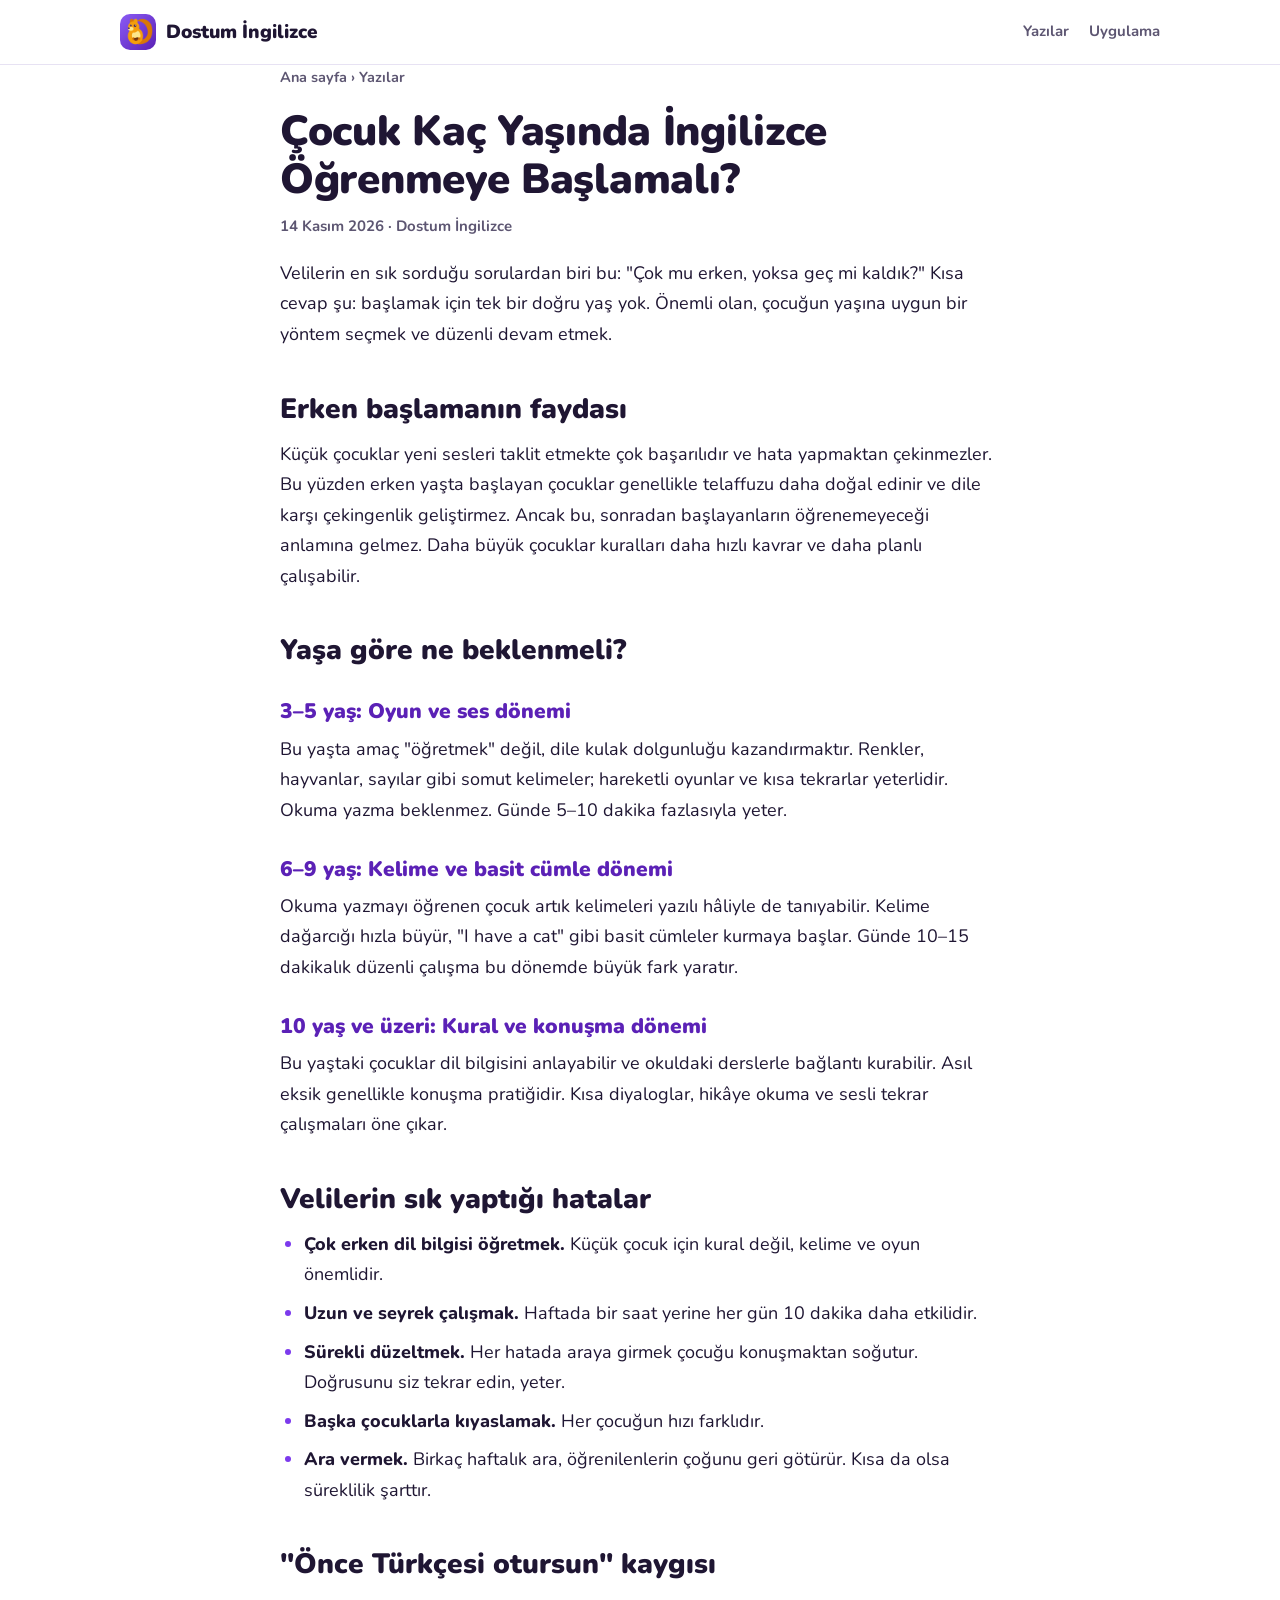
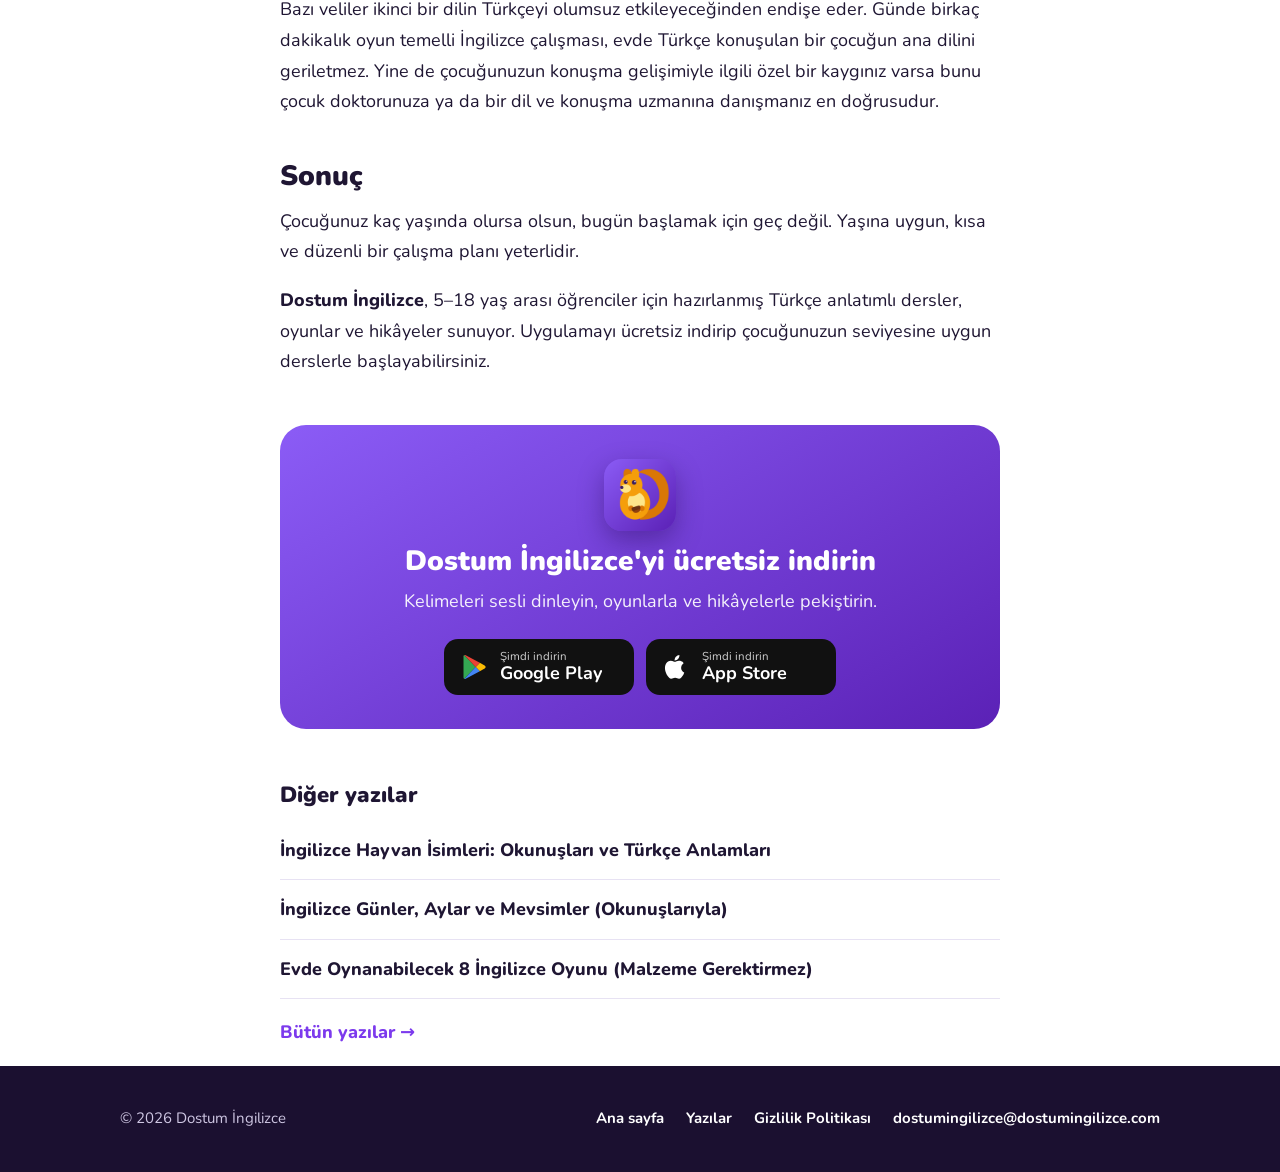
<file: yazilar/cocuk-kac-yasinda-ingilizce-ogrenmeli/index.html>
<!doctype html>
<html lang="tr">
<head>
<script async src="https://www.googletagmanager.com/gtm.js?id=GTM-NDPLSR63"></script>
<script async src="https://www.googletagmanager.com/gtag/js?id=AW-18588037825"></script>
<script>
  window.dataLayer = window.dataLayer || [];
  function gtag(){dataLayer.push(arguments);}
  gtag('js', new Date());
  gtag('config', 'AW-18588037825');
  /* Mağaza düğmesine tıklama = Google Ads dönüşümü (sitede satın alma yok, satın alma uygulamada). */
  document.addEventListener('click', function (e) {
    var a = e.target.closest && e.target.closest('a[href*="play.google.com"],a[href*="apps.apple.com"]');
    if (a) gtag('event', 'conversion', {send_to: 'AW-18588037825/xSZ7CITy7LwdEMHlu59F', transport_type: 'beacon'});
  });
</script>
<meta charset="utf-8">
<meta name="viewport" content="width=device-width, initial-scale=1">
<title>Çocuk Kaç Yaşında İngilizce Öğrenmeye Başlamalı?</title>
<meta name="description" content="Çocuklar İngilizceye kaç yaşında başlamalı? Yaşa göre neler beklenmeli, nasıl bir yol izlenmeli ve velilerin sık yaptığı hatalar.">
<link rel="canonical" href="https://www.dostumingilizce.com/yazilar/cocuk-kac-yasinda-ingilizce-ogrenmeli/">
<link rel="icon" type="image/png" href="/favicon.png">
<link rel="apple-touch-icon" href="/img/ikon.png">
<meta property="og:type" content="article">
<meta property="og:site_name" content="Dostum İngilizce">
<meta property="og:locale" content="tr_TR">
<meta property="og:title" content="Çocuk Kaç Yaşında İngilizce Öğrenmeye Başlamalı?">
<meta property="og:description" content="Çocuklar İngilizceye kaç yaşında başlamalı? Yaşa göre neler beklenmeli, nasıl bir yol izlenmeli ve velilerin sık yaptığı hatalar.">
<meta property="og:image" content="https://www.dostumingilizce.com/img/paylasim.png">
<meta property="og:url" content="https://www.dostumingilizce.com/yazilar/cocuk-kac-yasinda-ingilizce-ogrenmeli/">
<meta name="twitter:card" content="summary_large_image">
<meta name="theme-color" content="#7c3aed">
<link rel="preconnect" href="https://fonts.googleapis.com">
<link rel="preconnect" href="https://fonts.gstatic.com" crossorigin>
<link href="https://fonts.googleapis.com/css2?family=Nunito:wght@500;700;800;900&amp;display=swap" rel="stylesheet">
<link rel="stylesheet" href="/yazilar/stil.css">
<script type="application/ld+json">{"@context":"https://schema.org","@type":"BlogPosting","headline":"Çocuk Kaç Yaşında İngilizce Öğrenmeye Başlamalı?","description":"Çocuklar İngilizceye kaç yaşında başlamalı? Yaşa göre neler beklenmeli, nasıl bir yol izlenmeli ve velilerin sık yaptığı hatalar.","inLanguage":"tr","datePublished":"2026-11-14","dateModified":"2026-11-14","mainEntityOfPage":"https://www.dostumingilizce.com/yazilar/cocuk-kac-yasinda-ingilizce-ogrenmeli/","image":"https://www.dostumingilizce.com/img/paylasim.png","author":{"@type":"Organization","name":"Dostum İngilizce","url":"https://www.dostumingilizce.com/","logo":{"@type":"ImageObject","url":"https://www.dostumingilizce.com/img/ikon.png"}},"publisher":{"@type":"Organization","name":"Dostum İngilizce","url":"https://www.dostumingilizce.com/","logo":{"@type":"ImageObject","url":"https://www.dostumingilizce.com/img/ikon.png"}}}</script>
<script type="application/ld+json">{"@context":"https://schema.org","@type":"BreadcrumbList","itemListElement":[{"@type":"ListItem","position":1,"name":"Ana sayfa","item":"https://www.dostumingilizce.com/"},{"@type":"ListItem","position":2,"name":"Yazılar","item":"https://www.dostumingilizce.com/yazilar/"},{"@type":"ListItem","position":3,"name":"Çocuk Kaç Yaşında İngilizce Öğrenmeye Başlamalı?","item":"https://www.dostumingilizce.com/yazilar/cocuk-kac-yasinda-ingilizce-ogrenmeli/"}]}</script>
</head>
<body>

<header class="ust">
  <div class="kap">
    <a class="marka" href="/"><img src="/img/ikon.png" alt="" width="36" height="36">Dostum İngilizce</a>
    <nav>
      <a href="/yazilar/">Yazılar</a>
      <a class="genis" href="/">Uygulama</a>
    </nav>
  </div>
</header>

<main class="kap dar">
  <nav class="iz" aria-label="Neredesiniz"><a href="/">Ana sayfa</a> › <a href="/yazilar/">Yazılar</a></nav>
  <article class="yazi">
    <h1>Çocuk Kaç Yaşında İngilizce Öğrenmeye Başlamalı?</h1>
    <p class="tarih"><time datetime="2026-11-14">14 Kasım 2026</time> · Dostum İngilizce</p>
<p>Velilerin en sık sorduğu sorulardan biri bu: "Çok mu erken, yoksa geç mi kaldık?" Kısa cevap şu: başlamak için tek bir doğru yaş yok. Önemli olan, çocuğun yaşına uygun bir yöntem seçmek ve düzenli devam etmek.</p>
<h2>Erken başlamanın faydası</h2>
<p>Küçük çocuklar yeni sesleri taklit etmekte çok başarılıdır ve hata yapmaktan çekinmezler. Bu yüzden erken yaşta başlayan çocuklar genellikle telaffuzu daha doğal edinir ve dile karşı çekingenlik geliştirmez. Ancak bu, sonradan başlayanların öğrenemeyeceği anlamına gelmez. Daha büyük çocuklar kuralları daha hızlı kavrar ve daha planlı çalışabilir.</p>
<h2>Yaşa göre ne beklenmeli?</h2>
<h3>3–5 yaş: Oyun ve ses dönemi</h3>
<p>Bu yaşta amaç "öğretmek" değil, dile kulak dolgunluğu kazandırmaktır. Renkler, hayvanlar, sayılar gibi somut kelimeler; hareketli oyunlar ve kısa tekrarlar yeterlidir. Okuma yazma beklenmez. Günde 5–10 dakika fazlasıyla yeter.</p>
<h3>6–9 yaş: Kelime ve basit cümle dönemi</h3>
<p>Okuma yazmayı öğrenen çocuk artık kelimeleri yazılı hâliyle de tanıyabilir. Kelime dağarcığı hızla büyür, "I have a cat" gibi basit cümleler kurmaya başlar. Günde 10–15 dakikalık düzenli çalışma bu dönemde büyük fark yaratır.</p>
<h3>10 yaş ve üzeri: Kural ve konuşma dönemi</h3>
<p>Bu yaştaki çocuklar dil bilgisini anlayabilir ve okuldaki derslerle bağlantı kurabilir. Asıl eksik genellikle konuşma pratiğidir. Kısa diyaloglar, hikâye okuma ve sesli tekrar çalışmaları öne çıkar.</p>
<h2>Velilerin sık yaptığı hatalar</h2>
<ul>
<li><strong>Çok erken dil bilgisi öğretmek.</strong> Küçük çocuk için kural değil, kelime ve oyun önemlidir.</li>
<li><strong>Uzun ve seyrek çalışmak.</strong> Haftada bir saat yerine her gün 10 dakika daha etkilidir.</li>
<li><strong>Sürekli düzeltmek.</strong> Her hatada araya girmek çocuğu konuşmaktan soğutur. Doğrusunu siz tekrar edin, yeter.</li>
<li><strong>Başka çocuklarla kıyaslamak.</strong> Her çocuğun hızı farklıdır.</li>
<li><strong>Ara vermek.</strong> Birkaç haftalık ara, öğrenilenlerin çoğunu geri götürür. Kısa da olsa süreklilik şarttır.</li>
</ul>
<h2>"Önce Türkçesi otursun" kaygısı</h2>
<p>Bazı veliler ikinci bir dilin Türkçeyi olumsuz etkileyeceğinden endişe eder. Günde birkaç dakikalık oyun temelli İngilizce çalışması, evde Türkçe konuşulan bir çocuğun ana dilini geriletmez. Yine de çocuğunuzun konuşma gelişimiyle ilgili özel bir kaygınız varsa bunu çocuk doktorunuza ya da bir dil ve konuşma uzmanına danışmanız en doğrusudur.</p>
<h2>Sonuç</h2>
<p>Çocuğunuz kaç yaşında olursa olsun, bugün başlamak için geç değil. Yaşına uygun, kısa ve düzenli bir çalışma planı yeterlidir.</p>
<p><strong>Dostum İngilizce</strong>, 5–18 yaş arası öğrenciler için hazırlanmış Türkçe anlatımlı dersler, oyunlar ve hikâyeler sunuyor. Uygulamayı ücretsiz indirip çocuğunuzun seviyesine uygun derslerle başlayabilirsiniz.</p>

  </article>

  <aside class="indir">
    <img src="/img/ikon.png" alt="Dostum İngilizce simgesi" width="72" height="72" loading="lazy">
    <h2>Dostum İngilizce'yi ücretsiz indirin</h2>
    <p>Kelimeleri sesli dinleyin, oyunlarla ve hikâyelerle pekiştirin.</p>
<div class="dugmeler">
  <a class="magaza android" data-goatcounter-click="play-yazi-cocuk-kac-yasinda-ingilizce-ogrenmeli" data-goatcounter-title="Google Play düğmesi (yazı: cocuk-kac-yasinda-ingilizce-ogrenmeli)" href="https://play.google.com/store/apps/details?id=com.dostum.ingilizce&amp;utm_source=dostumingilizce.com&amp;utm_campaign=yazi_cocuk-kac-yasinda-ingilizce-ogrenmeli" rel="noopener">
    <svg viewBox="0 0 24 24" aria-hidden="true"><path fill="#34A853" d="M3.6 1.8 13.4 12l-9.8 10.2c-.4-.2-.6-.7-.6-1.2V3c0-.5.2-.9.6-1.2z"/><path fill="#FBBC04" d="m17 8.4-3.6 3.6L17 15.6l4.1-2.3c1.2-.7 1.2-1.9 0-2.6z"/><path fill="#4285F4" d="M3.6 22.2c.3.2.8.2 1.3-.1L17 15.6 13.4 12z"/><path fill="#EA4335" d="M3.6 1.8 13.4 12 17 8.4 4.9 1.9c-.5-.3-1-.3-1.3-.1z"/></svg>
    <span><small>Şimdi indirin</small><b>Google Play</b></span>
  </a>
  <a class="magaza ios" data-goatcounter-click="appstore-yazi-cocuk-kac-yasinda-ingilizce-ogrenmeli" data-goatcounter-title="App Store düğmesi (yazı: cocuk-kac-yasinda-ingilizce-ogrenmeli)" href="https://apps.apple.com/tr/app/id6828153724" rel="noopener">
    <svg viewBox="0 0 24 24" aria-hidden="true"><path fill="#fff" d="M16.4 12.6c0-2.6 2.1-3.8 2.2-3.9-1.2-1.8-3.1-2-3.7-2-1.6-.2-3.1.9-3.9.9-.8 0-2-.9-3.4-.9-1.7 0-3.3 1-4.2 2.6-1.8 3.1-.5 7.7 1.3 10.2.9 1.2 1.9 2.6 3.2 2.6 1.3-.1 1.8-.8 3.3-.8 1.6 0 2 .8 3.4.8 1.4 0 2.3-1.3 3.1-2.5 1-1.4 1.4-2.8 1.4-2.9 0 0-2.7-1-2.7-4.1zM13.9 4.9c.7-.9 1.2-2 1-3.2-1 0-2.3.7-3 1.6-.7.8-1.2 2-1.1 3.1 1.2.1 2.3-.6 3.1-1.5z"/></svg>
    <span><small>Şimdi indirin</small><b>App Store</b></span>
  </a>
</div>
  </aside>

  <section class="diger">
    <h2>Diğer yazılar</h2>
    <ul>
      <li><a href="/yazilar/ingilizce-hayvan-isimleri-okunuslari/">İngilizce Hayvan İsimleri: Okunuşları ve Türkçe Anlamları</a></li>
      <li><a href="/yazilar/ingilizce-gunler-aylar-mevsimler/">İngilizce Günler, Aylar ve Mevsimler (Okunuşlarıyla)</a></li>
      <li><a href="/yazilar/evde-oynanan-ingilizce-oyunlari/">Evde Oynanabilecek 8 İngilizce Oyunu (Malzeme Gerektirmez)</a></li>
    </ul>
    <p><a class="hepsi" href="/yazilar/">Bütün yazılar →</a></p>
  </section>
</main>

<footer>
  <div class="kap">
    <div>© 2026 Dostum İngilizce</div>
    <div class="linkler">
      <a href="/">Ana sayfa</a>
      <a href="/yazilar/">Yazılar</a>
      <a href="/gizlilik.html">Gizlilik Politikası</a>
      <a href="mailto:dostumingilizce@dostumingilizce.com">dostumingilizce@dostumingilizce.com</a>
    </div>
  </div>
</footer>

<script data-goatcounter="https://dostumingilizce.goatcounter.com/count" async src="//gc.zgo.at/count.js"></script>
</body>
</html>
</file>
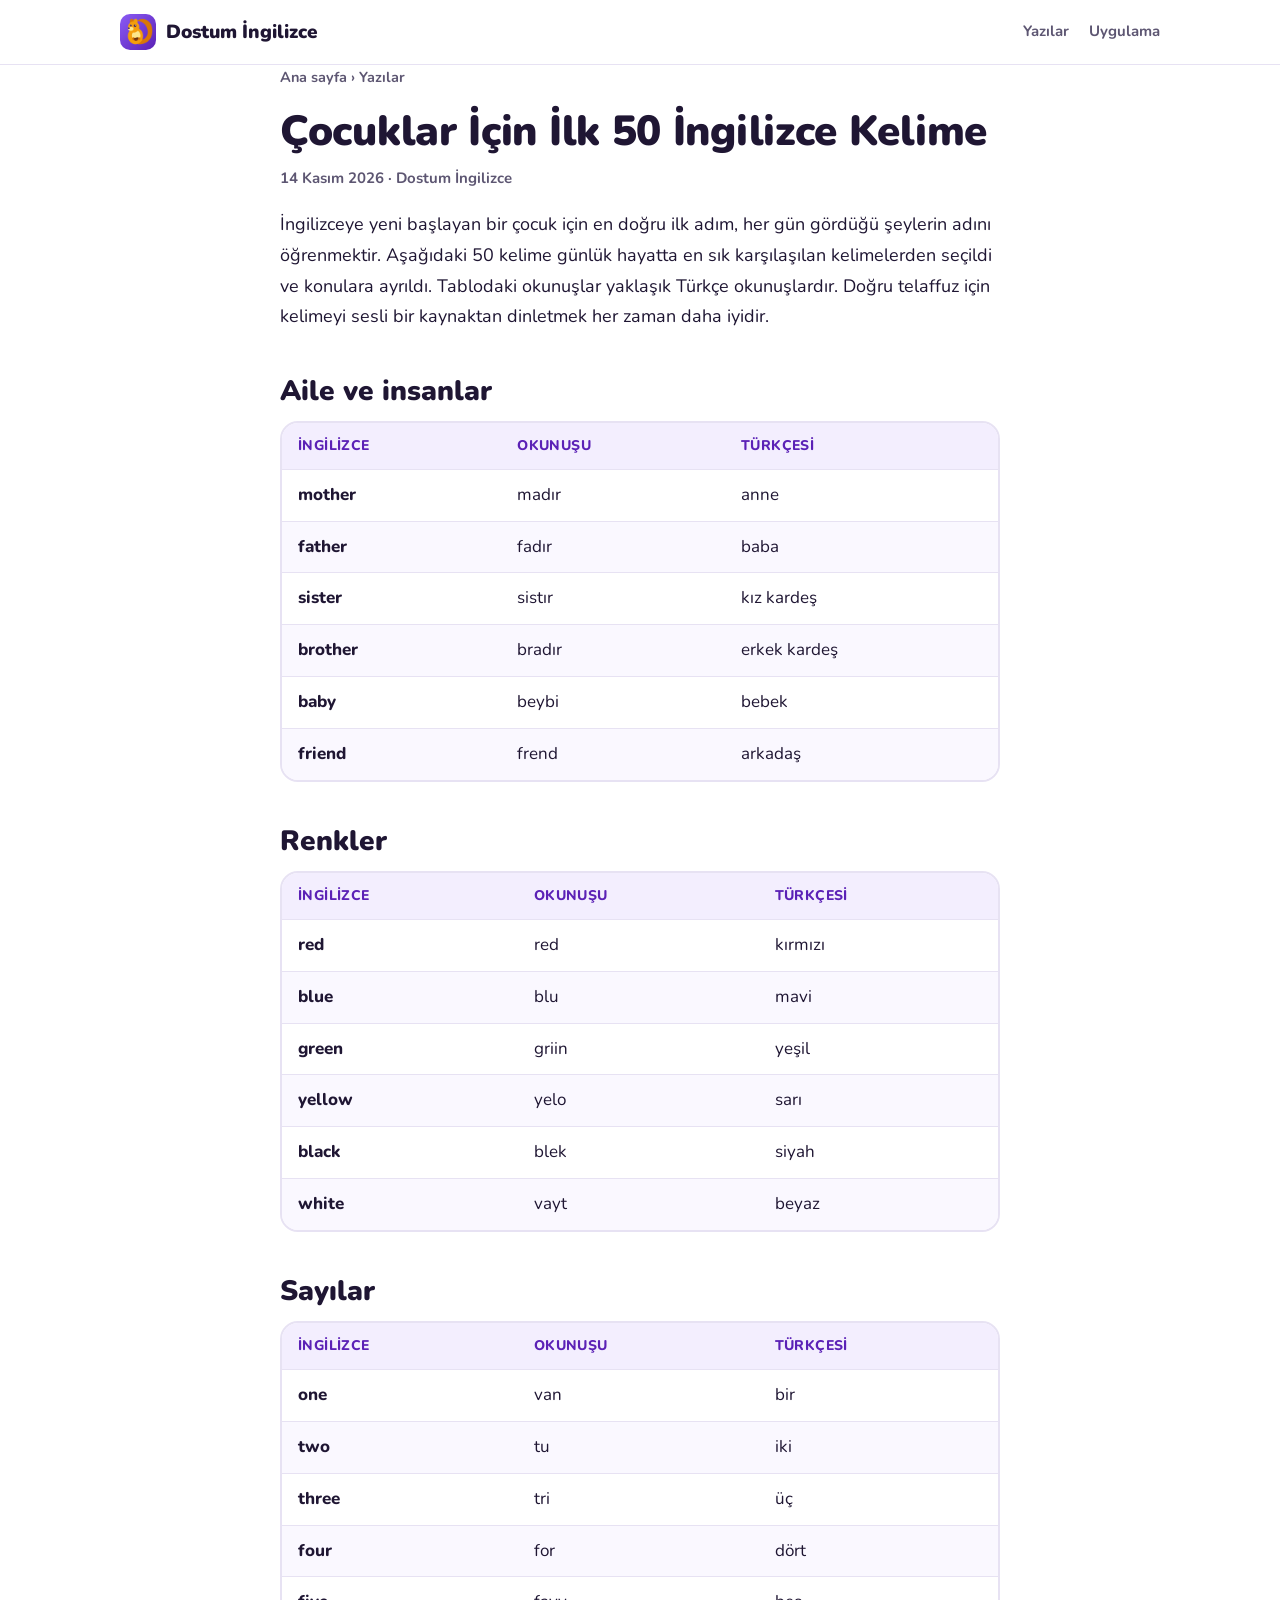
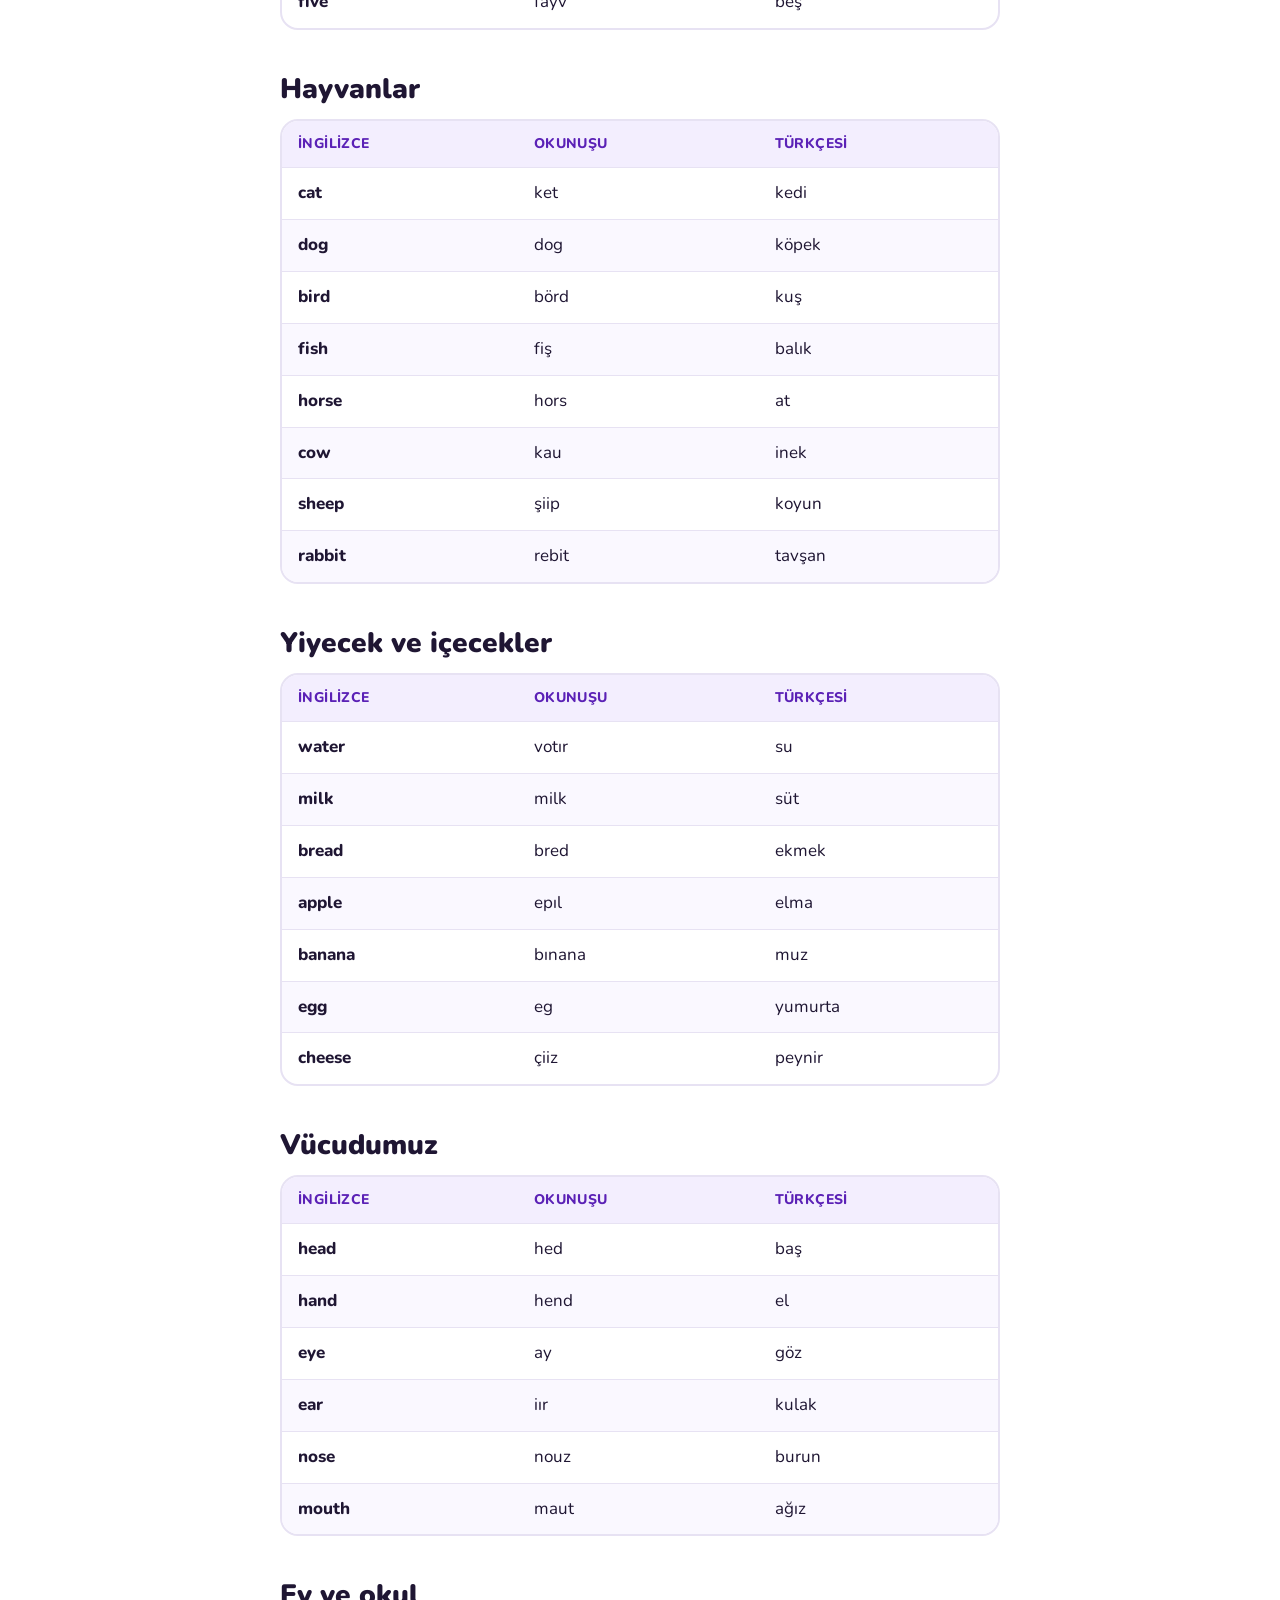
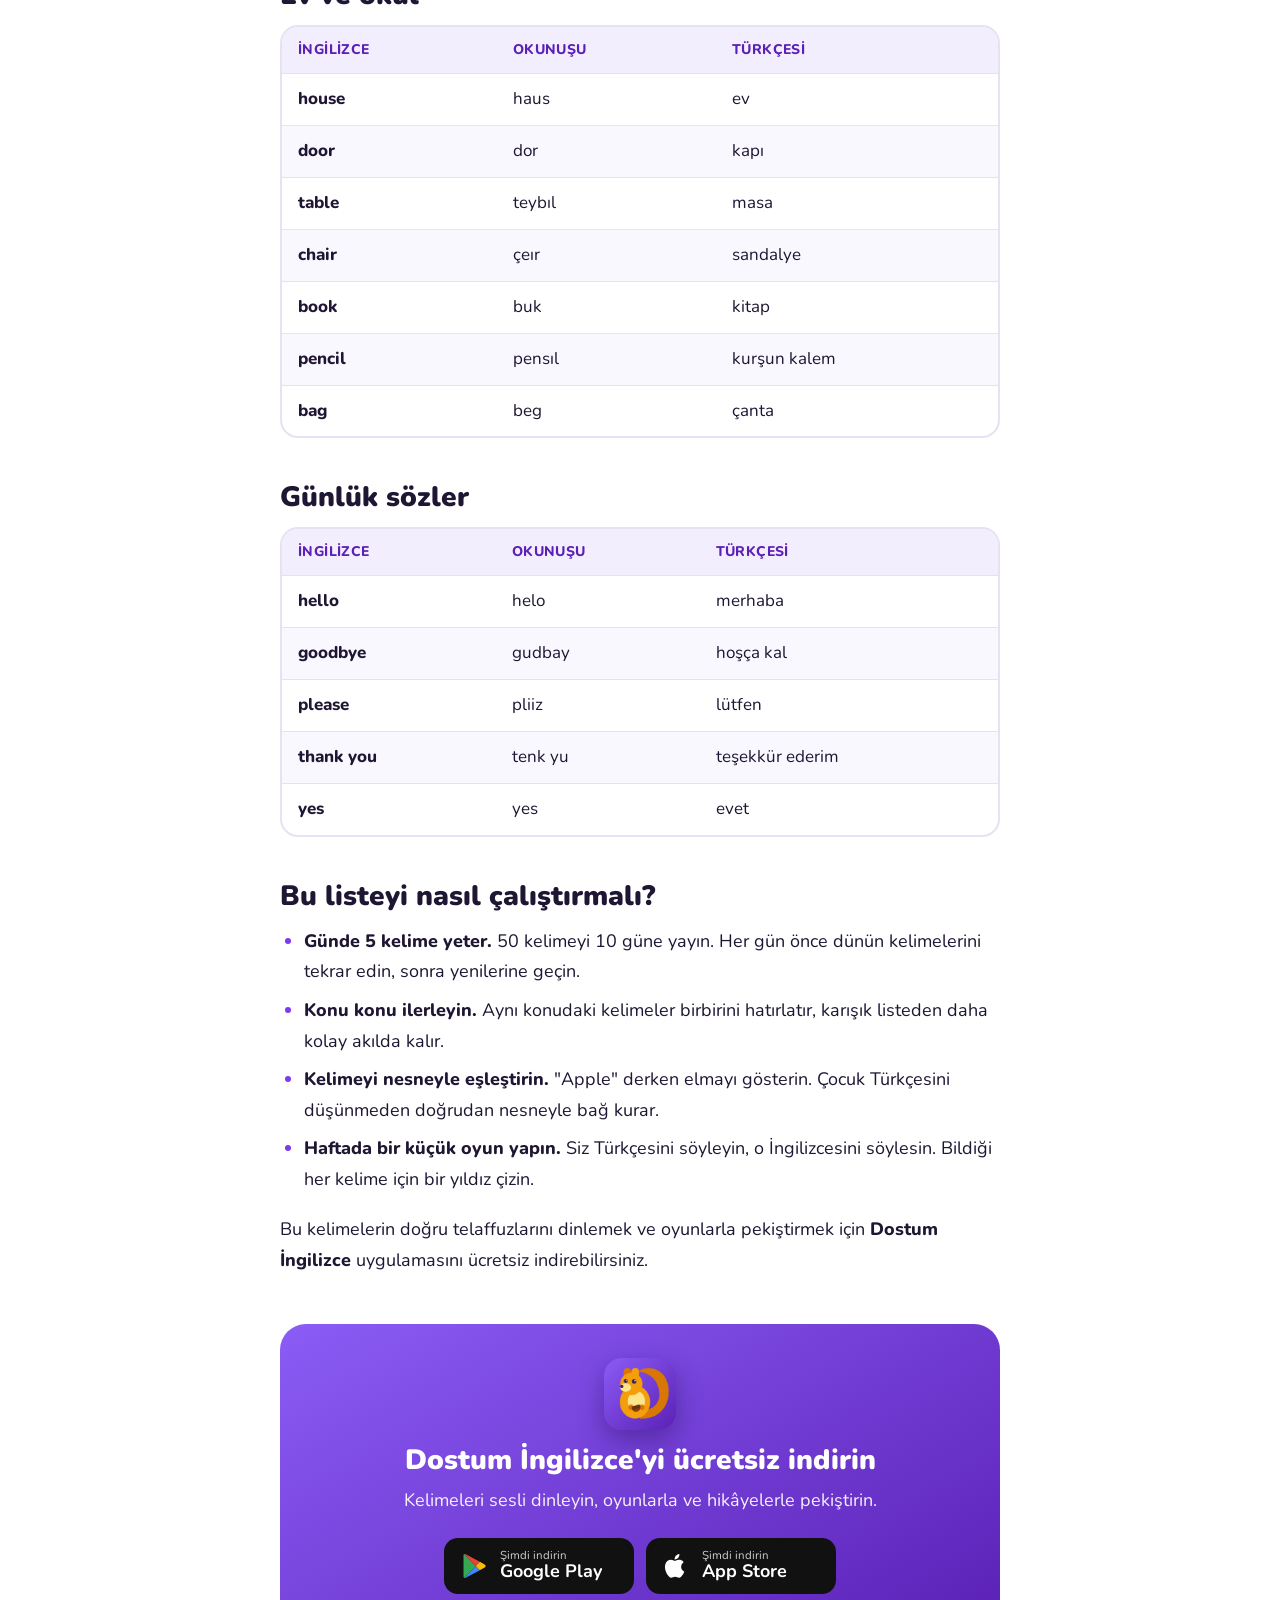
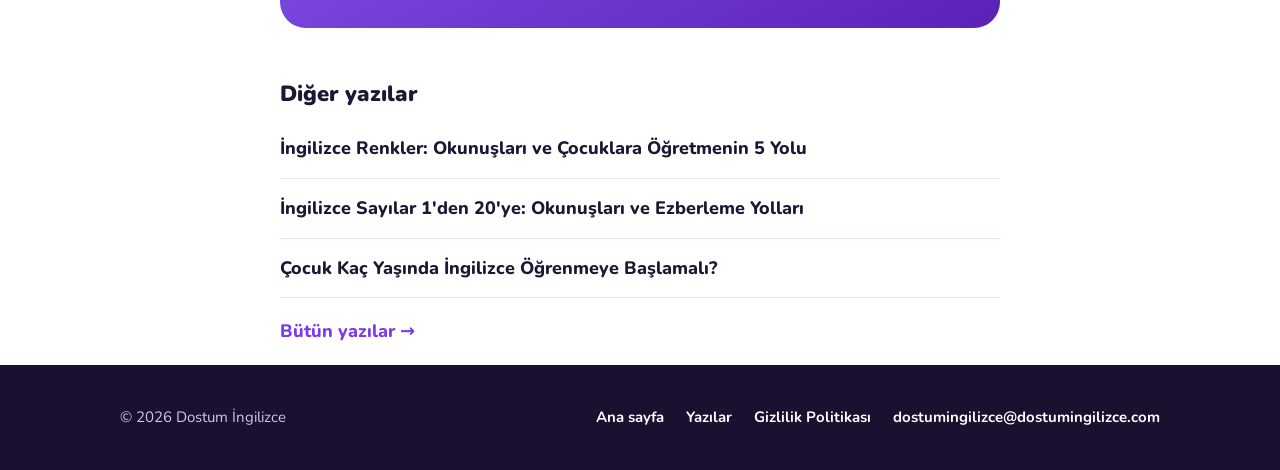
<file: yazilar/cocuklar-icin-ilk-50-ingilizce-kelime/index.html>
<!doctype html>
<html lang="tr">
<head>
<script async src="https://www.googletagmanager.com/gtm.js?id=GTM-NDPLSR63"></script>
<script async src="https://www.googletagmanager.com/gtag/js?id=AW-18588037825"></script>
<script>
  window.dataLayer = window.dataLayer || [];
  function gtag(){dataLayer.push(arguments);}
  gtag('js', new Date());
  gtag('config', 'AW-18588037825');
  /* Mağaza düğmesine tıklama = Google Ads dönüşümü (sitede satın alma yok, satın alma uygulamada). */
  document.addEventListener('click', function (e) {
    var a = e.target.closest && e.target.closest('a[href*="play.google.com"],a[href*="apps.apple.com"]');
    if (a) gtag('event', 'conversion', {send_to: 'AW-18588037825/xSZ7CITy7LwdEMHlu59F', transport_type: 'beacon'});
  });
</script>
<meta charset="utf-8">
<meta name="viewport" content="width=device-width, initial-scale=1">
<title>Çocuklar İçin İlk 50 İngilizce Kelime (Okunuşlarıyla)</title>
<meta name="description" content="Çocuğunuzun ilk öğrenmesi gereken 50 İngilizce kelime: Türkçe anlamları ve okunuşlarıyla, konulara ayrılmış liste.">
<link rel="canonical" href="https://www.dostumingilizce.com/yazilar/cocuklar-icin-ilk-50-ingilizce-kelime/">
<link rel="icon" type="image/png" href="/favicon.png">
<link rel="apple-touch-icon" href="/img/ikon.png">
<meta property="og:type" content="article">
<meta property="og:site_name" content="Dostum İngilizce">
<meta property="og:locale" content="tr_TR">
<meta property="og:title" content="Çocuklar İçin İlk 50 İngilizce Kelime (Okunuşlarıyla)">
<meta property="og:description" content="Çocuğunuzun ilk öğrenmesi gereken 50 İngilizce kelime: Türkçe anlamları ve okunuşlarıyla, konulara ayrılmış liste.">
<meta property="og:image" content="https://www.dostumingilizce.com/img/paylasim.png">
<meta property="og:url" content="https://www.dostumingilizce.com/yazilar/cocuklar-icin-ilk-50-ingilizce-kelime/">
<meta name="twitter:card" content="summary_large_image">
<meta name="theme-color" content="#7c3aed">
<link rel="preconnect" href="https://fonts.googleapis.com">
<link rel="preconnect" href="https://fonts.gstatic.com" crossorigin>
<link href="https://fonts.googleapis.com/css2?family=Nunito:wght@500;700;800;900&amp;display=swap" rel="stylesheet">
<link rel="stylesheet" href="/yazilar/stil.css">
<script type="application/ld+json">{"@context":"https://schema.org","@type":"BlogPosting","headline":"Çocuklar İçin İlk 50 İngilizce Kelime (Okunuşlarıyla)","description":"Çocuğunuzun ilk öğrenmesi gereken 50 İngilizce kelime: Türkçe anlamları ve okunuşlarıyla, konulara ayrılmış liste.","inLanguage":"tr","datePublished":"2026-11-14","dateModified":"2026-11-14","mainEntityOfPage":"https://www.dostumingilizce.com/yazilar/cocuklar-icin-ilk-50-ingilizce-kelime/","image":"https://www.dostumingilizce.com/img/paylasim.png","author":{"@type":"Organization","name":"Dostum İngilizce","url":"https://www.dostumingilizce.com/","logo":{"@type":"ImageObject","url":"https://www.dostumingilizce.com/img/ikon.png"}},"publisher":{"@type":"Organization","name":"Dostum İngilizce","url":"https://www.dostumingilizce.com/","logo":{"@type":"ImageObject","url":"https://www.dostumingilizce.com/img/ikon.png"}}}</script>
<script type="application/ld+json">{"@context":"https://schema.org","@type":"BreadcrumbList","itemListElement":[{"@type":"ListItem","position":1,"name":"Ana sayfa","item":"https://www.dostumingilizce.com/"},{"@type":"ListItem","position":2,"name":"Yazılar","item":"https://www.dostumingilizce.com/yazilar/"},{"@type":"ListItem","position":3,"name":"Çocuklar İçin İlk 50 İngilizce Kelime","item":"https://www.dostumingilizce.com/yazilar/cocuklar-icin-ilk-50-ingilizce-kelime/"}]}</script>
</head>
<body>

<header class="ust">
  <div class="kap">
    <a class="marka" href="/"><img src="/img/ikon.png" alt="" width="36" height="36">Dostum İngilizce</a>
    <nav>
      <a href="/yazilar/">Yazılar</a>
      <a class="genis" href="/">Uygulama</a>
    </nav>
  </div>
</header>

<main class="kap dar">
  <nav class="iz" aria-label="Neredesiniz"><a href="/">Ana sayfa</a> › <a href="/yazilar/">Yazılar</a></nav>
  <article class="yazi">
    <h1>Çocuklar İçin İlk 50 İngilizce Kelime</h1>
    <p class="tarih"><time datetime="2026-11-14">14 Kasım 2026</time> · Dostum İngilizce</p>
<p>İngilizceye yeni başlayan bir çocuk için en doğru ilk adım, her gün gördüğü şeylerin adını öğrenmektir. Aşağıdaki 50 kelime günlük hayatta en sık karşılaşılan kelimelerden seçildi ve konulara ayrıldı. Tablodaki okunuşlar yaklaşık Türkçe okunuşlardır. Doğru telaffuz için kelimeyi sesli bir kaynaktan dinletmek her zaman daha iyidir.</p>
<h2>Aile ve insanlar</h2>
<div class="tablo-sar"><table>
<thead><tr><th>İngilizce</th><th>Okunuşu</th><th>Türkçesi</th></tr></thead>
<tbody>
<tr><td>mother</td><td>madır</td><td>anne</td></tr>
<tr><td>father</td><td>fadır</td><td>baba</td></tr>
<tr><td>sister</td><td>sistır</td><td>kız kardeş</td></tr>
<tr><td>brother</td><td>bradır</td><td>erkek kardeş</td></tr>
<tr><td>baby</td><td>beybi</td><td>bebek</td></tr>
<tr><td>friend</td><td>frend</td><td>arkadaş</td></tr>
</tbody></table></div>
<h2>Renkler</h2>
<div class="tablo-sar"><table>
<thead><tr><th>İngilizce</th><th>Okunuşu</th><th>Türkçesi</th></tr></thead>
<tbody>
<tr><td>red</td><td>red</td><td>kırmızı</td></tr>
<tr><td>blue</td><td>blu</td><td>mavi</td></tr>
<tr><td>green</td><td>griin</td><td>yeşil</td></tr>
<tr><td>yellow</td><td>yelo</td><td>sarı</td></tr>
<tr><td>black</td><td>blek</td><td>siyah</td></tr>
<tr><td>white</td><td>vayt</td><td>beyaz</td></tr>
</tbody></table></div>
<h2>Sayılar</h2>
<div class="tablo-sar"><table>
<thead><tr><th>İngilizce</th><th>Okunuşu</th><th>Türkçesi</th></tr></thead>
<tbody>
<tr><td>one</td><td>van</td><td>bir</td></tr>
<tr><td>two</td><td>tu</td><td>iki</td></tr>
<tr><td>three</td><td>tri</td><td>üç</td></tr>
<tr><td>four</td><td>for</td><td>dört</td></tr>
<tr><td>five</td><td>fayv</td><td>beş</td></tr>
</tbody></table></div>
<h2>Hayvanlar</h2>
<div class="tablo-sar"><table>
<thead><tr><th>İngilizce</th><th>Okunuşu</th><th>Türkçesi</th></tr></thead>
<tbody>
<tr><td>cat</td><td>ket</td><td>kedi</td></tr>
<tr><td>dog</td><td>dog</td><td>köpek</td></tr>
<tr><td>bird</td><td>börd</td><td>kuş</td></tr>
<tr><td>fish</td><td>fiş</td><td>balık</td></tr>
<tr><td>horse</td><td>hors</td><td>at</td></tr>
<tr><td>cow</td><td>kau</td><td>inek</td></tr>
<tr><td>sheep</td><td>şiip</td><td>koyun</td></tr>
<tr><td>rabbit</td><td>rebit</td><td>tavşan</td></tr>
</tbody></table></div>
<h2>Yiyecek ve içecekler</h2>
<div class="tablo-sar"><table>
<thead><tr><th>İngilizce</th><th>Okunuşu</th><th>Türkçesi</th></tr></thead>
<tbody>
<tr><td>water</td><td>votır</td><td>su</td></tr>
<tr><td>milk</td><td>milk</td><td>süt</td></tr>
<tr><td>bread</td><td>bred</td><td>ekmek</td></tr>
<tr><td>apple</td><td>epıl</td><td>elma</td></tr>
<tr><td>banana</td><td>bınana</td><td>muz</td></tr>
<tr><td>egg</td><td>eg</td><td>yumurta</td></tr>
<tr><td>cheese</td><td>çiiz</td><td>peynir</td></tr>
</tbody></table></div>
<h2>Vücudumuz</h2>
<div class="tablo-sar"><table>
<thead><tr><th>İngilizce</th><th>Okunuşu</th><th>Türkçesi</th></tr></thead>
<tbody>
<tr><td>head</td><td>hed</td><td>baş</td></tr>
<tr><td>hand</td><td>hend</td><td>el</td></tr>
<tr><td>eye</td><td>ay</td><td>göz</td></tr>
<tr><td>ear</td><td>iır</td><td>kulak</td></tr>
<tr><td>nose</td><td>nouz</td><td>burun</td></tr>
<tr><td>mouth</td><td>maut</td><td>ağız</td></tr>
</tbody></table></div>
<h2>Ev ve okul</h2>
<div class="tablo-sar"><table>
<thead><tr><th>İngilizce</th><th>Okunuşu</th><th>Türkçesi</th></tr></thead>
<tbody>
<tr><td>house</td><td>haus</td><td>ev</td></tr>
<tr><td>door</td><td>dor</td><td>kapı</td></tr>
<tr><td>table</td><td>teybıl</td><td>masa</td></tr>
<tr><td>chair</td><td>çeır</td><td>sandalye</td></tr>
<tr><td>book</td><td>buk</td><td>kitap</td></tr>
<tr><td>pencil</td><td>pensıl</td><td>kurşun kalem</td></tr>
<tr><td>bag</td><td>beg</td><td>çanta</td></tr>
</tbody></table></div>
<h2>Günlük sözler</h2>
<div class="tablo-sar"><table>
<thead><tr><th>İngilizce</th><th>Okunuşu</th><th>Türkçesi</th></tr></thead>
<tbody>
<tr><td>hello</td><td>helo</td><td>merhaba</td></tr>
<tr><td>goodbye</td><td>gudbay</td><td>hoşça kal</td></tr>
<tr><td>please</td><td>pliiz</td><td>lütfen</td></tr>
<tr><td>thank you</td><td>tenk yu</td><td>teşekkür ederim</td></tr>
<tr><td>yes</td><td>yes</td><td>evet</td></tr>
</tbody></table></div>
<h2>Bu listeyi nasıl çalıştırmalı?</h2>
<ul>
<li><strong>Günde 5 kelime yeter.</strong> 50 kelimeyi 10 güne yayın. Her gün önce dünün kelimelerini tekrar edin, sonra yenilerine geçin.</li>
<li><strong>Konu konu ilerleyin.</strong> Aynı konudaki kelimeler birbirini hatırlatır, karışık listeden daha kolay akılda kalır.</li>
<li><strong>Kelimeyi nesneyle eşleştirin.</strong> "Apple" derken elmayı gösterin. Çocuk Türkçesini düşünmeden doğrudan nesneyle bağ kurar.</li>
<li><strong>Haftada bir küçük oyun yapın.</strong> Siz Türkçesini söyleyin, o İngilizcesini söylesin. Bildiği her kelime için bir yıldız çizin.</li>
</ul>
<p>Bu kelimelerin doğru telaffuzlarını dinlemek ve oyunlarla pekiştirmek için <strong>Dostum İngilizce</strong> uygulamasını ücretsiz indirebilirsiniz.</p>

  </article>

  <aside class="indir">
    <img src="/img/ikon.png" alt="Dostum İngilizce simgesi" width="72" height="72" loading="lazy">
    <h2>Dostum İngilizce'yi ücretsiz indirin</h2>
    <p>Kelimeleri sesli dinleyin, oyunlarla ve hikâyelerle pekiştirin.</p>
<div class="dugmeler">
  <a class="magaza android" data-goatcounter-click="play-yazi-cocuklar-icin-ilk-50-ingilizce-kelime" data-goatcounter-title="Google Play düğmesi (yazı: cocuklar-icin-ilk-50-ingilizce-kelime)" href="https://play.google.com/store/apps/details?id=com.dostum.ingilizce&amp;utm_source=dostumingilizce.com&amp;utm_campaign=yazi_cocuklar-icin-ilk-50-ingilizce-kelime" rel="noopener">
    <svg viewBox="0 0 24 24" aria-hidden="true"><path fill="#34A853" d="M3.6 1.8 13.4 12l-9.8 10.2c-.4-.2-.6-.7-.6-1.2V3c0-.5.2-.9.6-1.2z"/><path fill="#FBBC04" d="m17 8.4-3.6 3.6L17 15.6l4.1-2.3c1.2-.7 1.2-1.9 0-2.6z"/><path fill="#4285F4" d="M3.6 22.2c.3.2.8.2 1.3-.1L17 15.6 13.4 12z"/><path fill="#EA4335" d="M3.6 1.8 13.4 12 17 8.4 4.9 1.9c-.5-.3-1-.3-1.3-.1z"/></svg>
    <span><small>Şimdi indirin</small><b>Google Play</b></span>
  </a>
  <a class="magaza ios" data-goatcounter-click="appstore-yazi-cocuklar-icin-ilk-50-ingilizce-kelime" data-goatcounter-title="App Store düğmesi (yazı: cocuklar-icin-ilk-50-ingilizce-kelime)" href="https://apps.apple.com/tr/app/id6828153724" rel="noopener">
    <svg viewBox="0 0 24 24" aria-hidden="true"><path fill="#fff" d="M16.4 12.6c0-2.6 2.1-3.8 2.2-3.9-1.2-1.8-3.1-2-3.7-2-1.6-.2-3.1.9-3.9.9-.8 0-2-.9-3.4-.9-1.7 0-3.3 1-4.2 2.6-1.8 3.1-.5 7.7 1.3 10.2.9 1.2 1.9 2.6 3.2 2.6 1.3-.1 1.8-.8 3.3-.8 1.6 0 2 .8 3.4.8 1.4 0 2.3-1.3 3.1-2.5 1-1.4 1.4-2.8 1.4-2.9 0 0-2.7-1-2.7-4.1zM13.9 4.9c.7-.9 1.2-2 1-3.2-1 0-2.3.7-3 1.6-.7.8-1.2 2-1.1 3.1 1.2.1 2.3-.6 3.1-1.5z"/></svg>
    <span><small>Şimdi indirin</small><b>App Store</b></span>
  </a>
</div>
  </aside>

  <section class="diger">
    <h2>Diğer yazılar</h2>
    <ul>
      <li><a href="/yazilar/ingilizce-renkler-okunuslari/">İngilizce Renkler: Okunuşları ve Çocuklara Öğretmenin 5 Yolu</a></li>
      <li><a href="/yazilar/ingilizce-sayilar-1-20-okunuslari/">İngilizce Sayılar 1'den 20'ye: Okunuşları ve Ezberleme Yolları</a></li>
      <li><a href="/yazilar/cocuk-kac-yasinda-ingilizce-ogrenmeli/">Çocuk Kaç Yaşında İngilizce Öğrenmeye Başlamalı?</a></li>
    </ul>
    <p><a class="hepsi" href="/yazilar/">Bütün yazılar →</a></p>
  </section>
</main>

<footer>
  <div class="kap">
    <div>© 2026 Dostum İngilizce</div>
    <div class="linkler">
      <a href="/">Ana sayfa</a>
      <a href="/yazilar/">Yazılar</a>
      <a href="/gizlilik.html">Gizlilik Politikası</a>
      <a href="mailto:dostumingilizce@dostumingilizce.com">dostumingilizce@dostumingilizce.com</a>
    </div>
  </div>
</footer>

<script data-goatcounter="https://dostumingilizce.goatcounter.com/count" async src="//gc.zgo.at/count.js"></script>
</body>
</html>
</file>
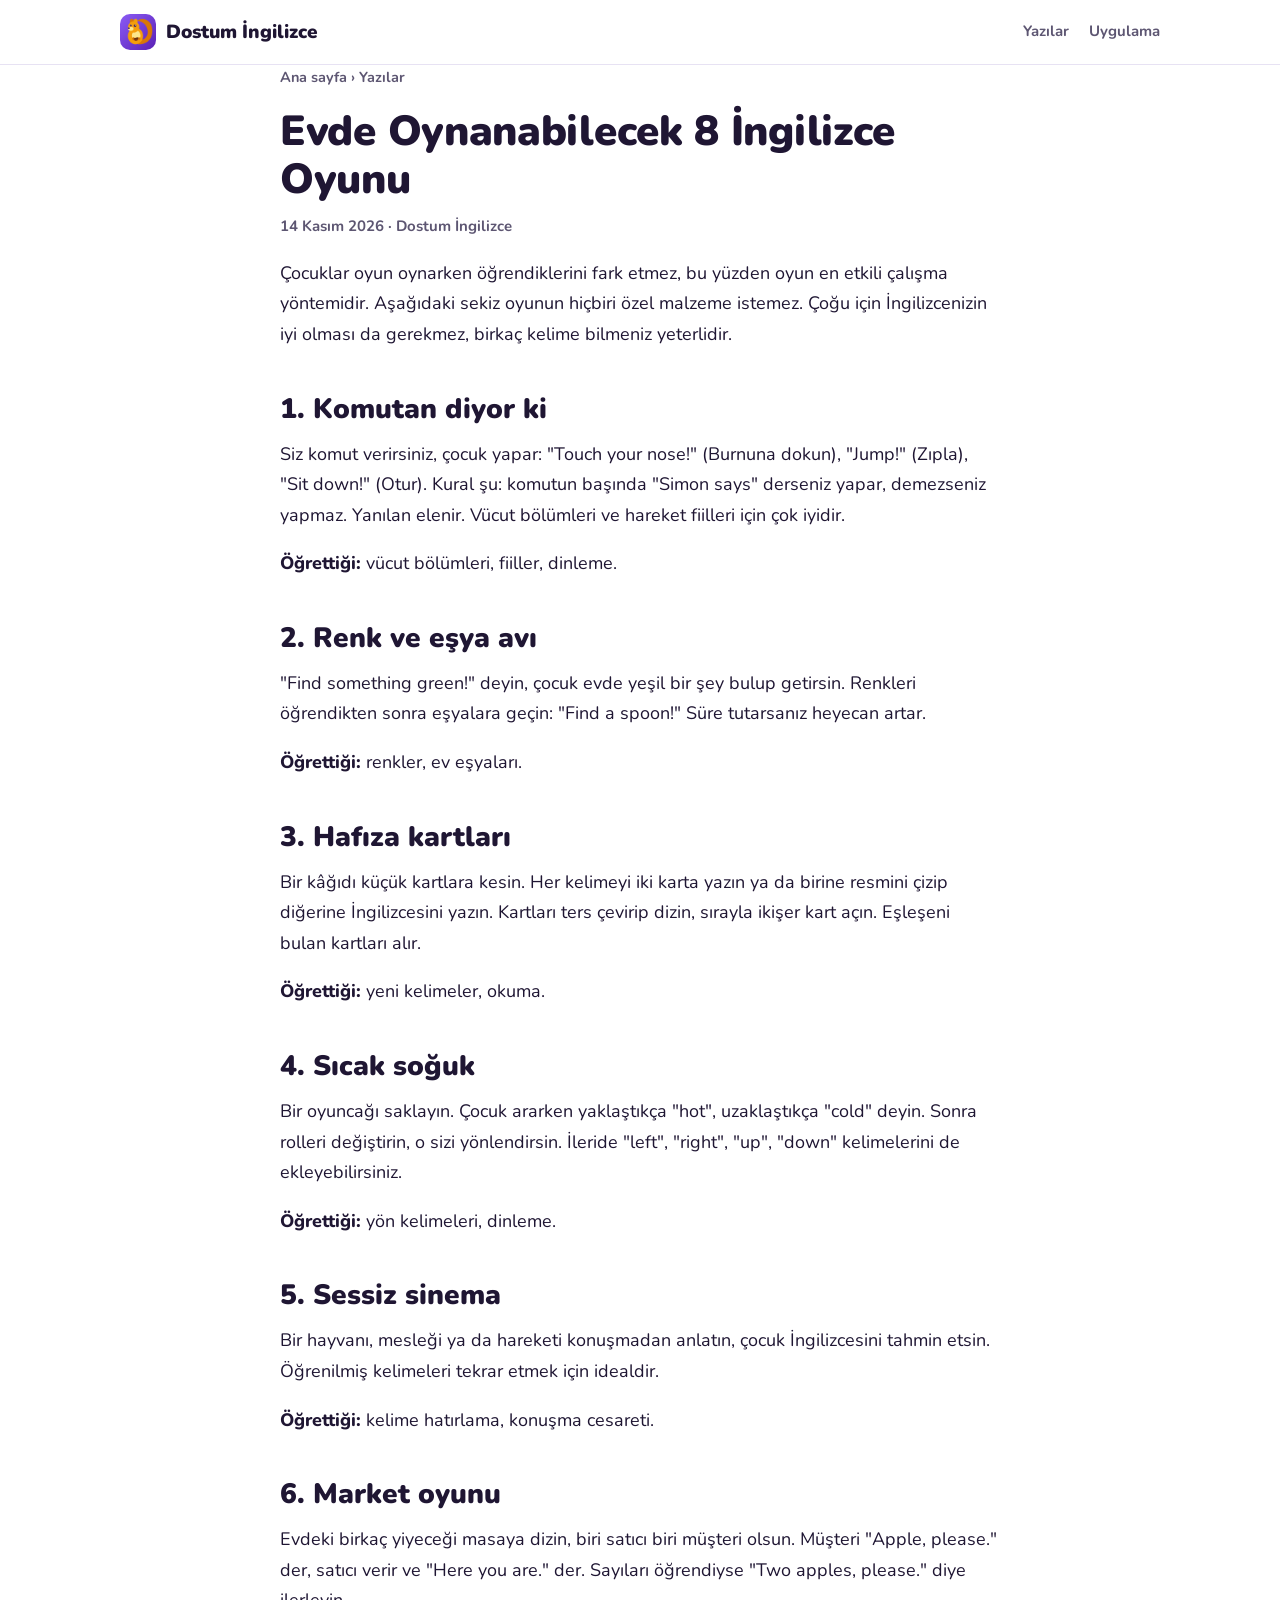
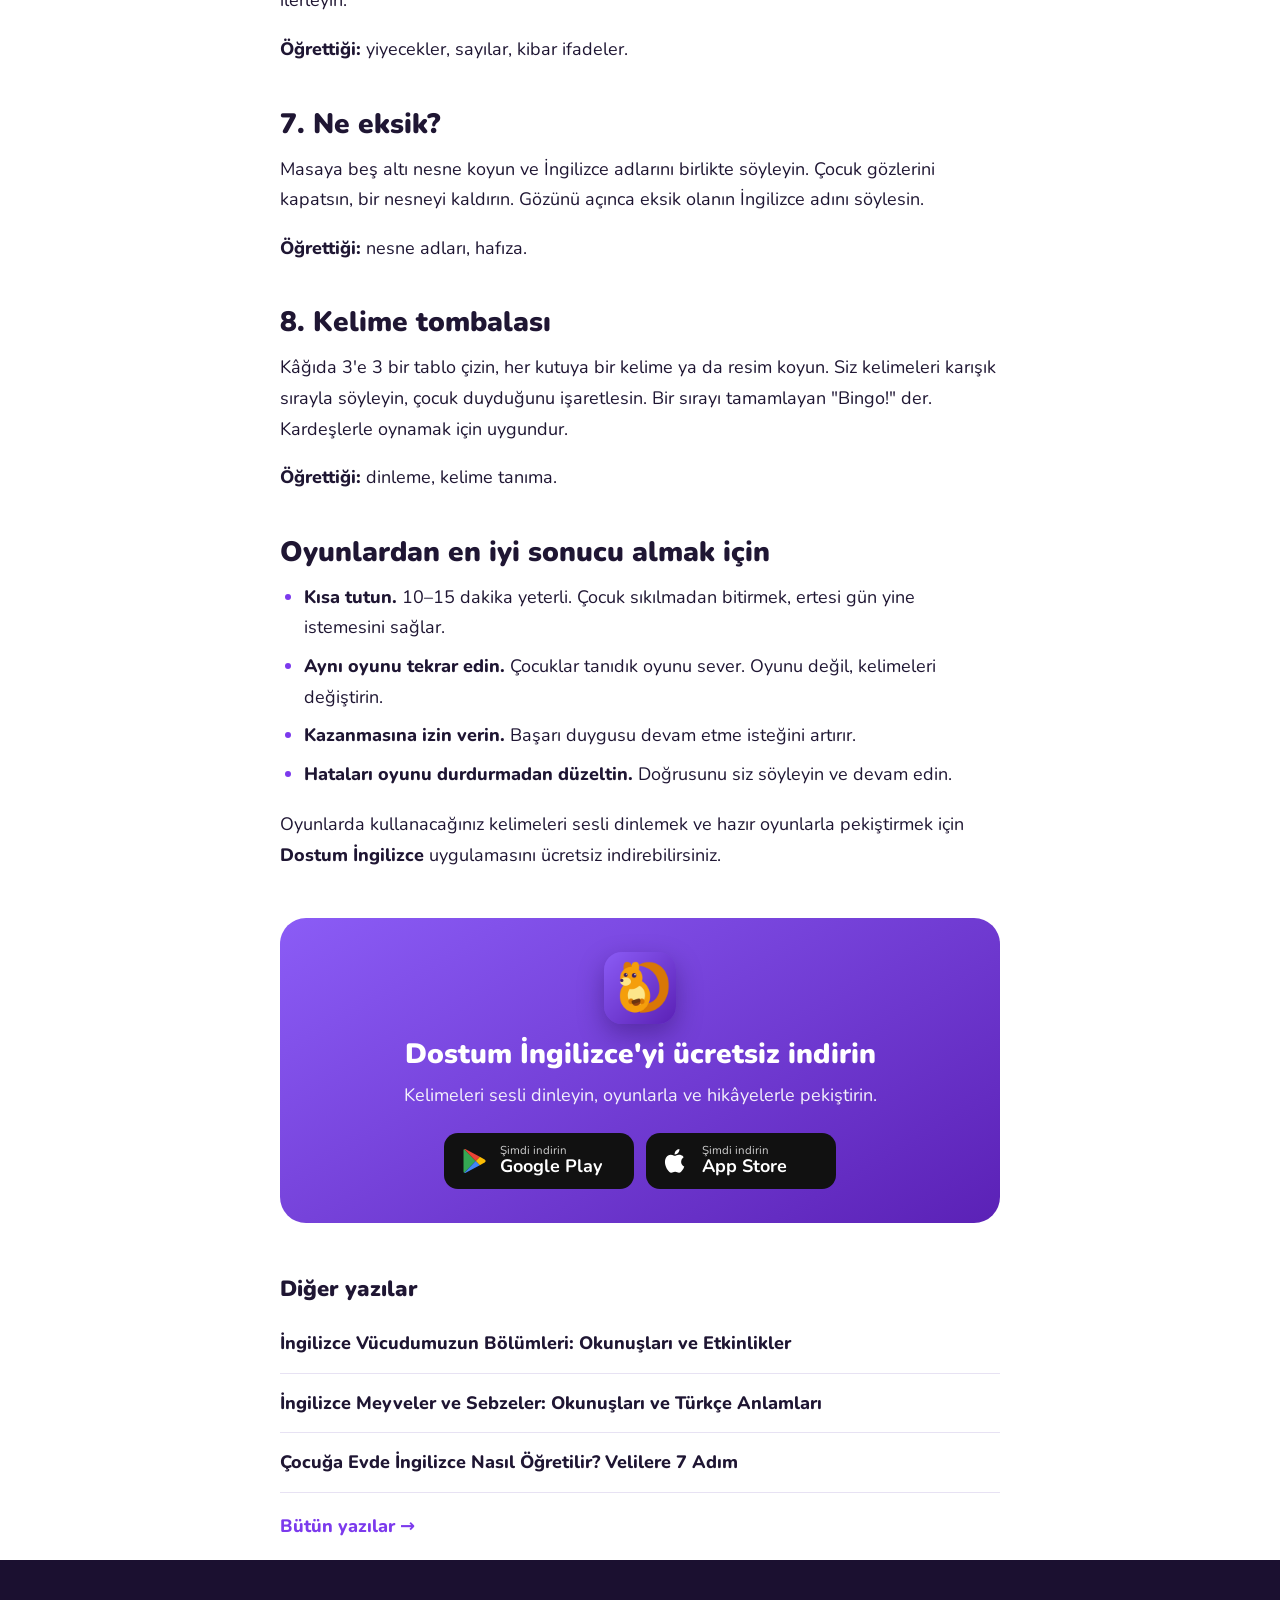
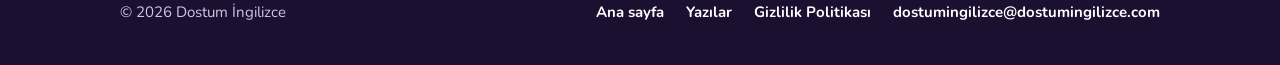
<file: yazilar/evde-oynanan-ingilizce-oyunlari/index.html>
<!doctype html>
<html lang="tr">
<head>
<script async src="https://www.googletagmanager.com/gtm.js?id=GTM-NDPLSR63"></script>
<script async src="https://www.googletagmanager.com/gtag/js?id=AW-18588037825"></script>
<script>
  window.dataLayer = window.dataLayer || [];
  function gtag(){dataLayer.push(arguments);}
  gtag('js', new Date());
  gtag('config', 'AW-18588037825');
  /* Mağaza düğmesine tıklama = Google Ads dönüşümü (sitede satın alma yok, satın alma uygulamada). */
  document.addEventListener('click', function (e) {
    var a = e.target.closest && e.target.closest('a[href*="play.google.com"],a[href*="apps.apple.com"]');
    if (a) gtag('event', 'conversion', {send_to: 'AW-18588037825/xSZ7CITy7LwdEMHlu59F', transport_type: 'beacon'});
  });
</script>
<meta charset="utf-8">
<meta name="viewport" content="width=device-width, initial-scale=1">
<title>Evde Oynanabilecek 8 İngilizce Oyunu (Malzeme Gerektirmez)</title>
<meta name="description" content="Çocuğunuzla evde oynayabileceğiniz 8 kolay İngilizce oyunu. Kelime öğretir, konuşmaya cesaretlendirir, özel malzeme gerektirmez.">
<link rel="canonical" href="https://www.dostumingilizce.com/yazilar/evde-oynanan-ingilizce-oyunlari/">
<link rel="icon" type="image/png" href="/favicon.png">
<link rel="apple-touch-icon" href="/img/ikon.png">
<meta property="og:type" content="article">
<meta property="og:site_name" content="Dostum İngilizce">
<meta property="og:locale" content="tr_TR">
<meta property="og:title" content="Evde Oynanabilecek 8 İngilizce Oyunu (Malzeme Gerektirmez)">
<meta property="og:description" content="Çocuğunuzla evde oynayabileceğiniz 8 kolay İngilizce oyunu. Kelime öğretir, konuşmaya cesaretlendirir, özel malzeme gerektirmez.">
<meta property="og:image" content="https://www.dostumingilizce.com/img/paylasim.png">
<meta property="og:url" content="https://www.dostumingilizce.com/yazilar/evde-oynanan-ingilizce-oyunlari/">
<meta name="twitter:card" content="summary_large_image">
<meta name="theme-color" content="#7c3aed">
<link rel="preconnect" href="https://fonts.googleapis.com">
<link rel="preconnect" href="https://fonts.gstatic.com" crossorigin>
<link href="https://fonts.googleapis.com/css2?family=Nunito:wght@500;700;800;900&amp;display=swap" rel="stylesheet">
<link rel="stylesheet" href="/yazilar/stil.css">
<script type="application/ld+json">{"@context":"https://schema.org","@type":"BlogPosting","headline":"Evde Oynanabilecek 8 İngilizce Oyunu (Malzeme Gerektirmez)","description":"Çocuğunuzla evde oynayabileceğiniz 8 kolay İngilizce oyunu. Kelime öğretir, konuşmaya cesaretlendirir, özel malzeme gerektirmez.","inLanguage":"tr","datePublished":"2026-11-14","dateModified":"2026-11-14","mainEntityOfPage":"https://www.dostumingilizce.com/yazilar/evde-oynanan-ingilizce-oyunlari/","image":"https://www.dostumingilizce.com/img/paylasim.png","author":{"@type":"Organization","name":"Dostum İngilizce","url":"https://www.dostumingilizce.com/","logo":{"@type":"ImageObject","url":"https://www.dostumingilizce.com/img/ikon.png"}},"publisher":{"@type":"Organization","name":"Dostum İngilizce","url":"https://www.dostumingilizce.com/","logo":{"@type":"ImageObject","url":"https://www.dostumingilizce.com/img/ikon.png"}}}</script>
<script type="application/ld+json">{"@context":"https://schema.org","@type":"BreadcrumbList","itemListElement":[{"@type":"ListItem","position":1,"name":"Ana sayfa","item":"https://www.dostumingilizce.com/"},{"@type":"ListItem","position":2,"name":"Yazılar","item":"https://www.dostumingilizce.com/yazilar/"},{"@type":"ListItem","position":3,"name":"Evde Oynanabilecek 8 İngilizce Oyunu","item":"https://www.dostumingilizce.com/yazilar/evde-oynanan-ingilizce-oyunlari/"}]}</script>
</head>
<body>

<header class="ust">
  <div class="kap">
    <a class="marka" href="/"><img src="/img/ikon.png" alt="" width="36" height="36">Dostum İngilizce</a>
    <nav>
      <a href="/yazilar/">Yazılar</a>
      <a class="genis" href="/">Uygulama</a>
    </nav>
  </div>
</header>

<main class="kap dar">
  <nav class="iz" aria-label="Neredesiniz"><a href="/">Ana sayfa</a> › <a href="/yazilar/">Yazılar</a></nav>
  <article class="yazi">
    <h1>Evde Oynanabilecek 8 İngilizce Oyunu</h1>
    <p class="tarih"><time datetime="2026-11-14">14 Kasım 2026</time> · Dostum İngilizce</p>
<p>Çocuklar oyun oynarken öğrendiklerini fark etmez, bu yüzden oyun en etkili çalışma yöntemidir. Aşağıdaki sekiz oyunun hiçbiri özel malzeme istemez. Çoğu için İngilizcenizin iyi olması da gerekmez, birkaç kelime bilmeniz yeterlidir.</p>
<h2>1. Komutan diyor ki</h2>
<p>Siz komut verirsiniz, çocuk yapar: "Touch your nose!" (Burnuna dokun), "Jump!" (Zıpla), "Sit down!" (Otur). Kural şu: komutun başında "Simon says" derseniz yapar, demezseniz yapmaz. Yanılan elenir. Vücut bölümleri ve hareket fiilleri için çok iyidir.</p>
<p><strong>Öğrettiği:</strong> vücut bölümleri, fiiller, dinleme.</p>
<h2>2. Renk ve eşya avı</h2>
<p>"Find something green!" deyin, çocuk evde yeşil bir şey bulup getirsin. Renkleri öğrendikten sonra eşyalara geçin: "Find a spoon!" Süre tutarsanız heyecan artar.</p>
<p><strong>Öğrettiği:</strong> renkler, ev eşyaları.</p>
<h2>3. Hafıza kartları</h2>
<p>Bir kâğıdı küçük kartlara kesin. Her kelimeyi iki karta yazın ya da birine resmini çizip diğerine İngilizcesini yazın. Kartları ters çevirip dizin, sırayla ikişer kart açın. Eşleşeni bulan kartları alır.</p>
<p><strong>Öğrettiği:</strong> yeni kelimeler, okuma.</p>
<h2>4. Sıcak soğuk</h2>
<p>Bir oyuncağı saklayın. Çocuk ararken yaklaştıkça "hot", uzaklaştıkça "cold" deyin. Sonra rolleri değiştirin, o sizi yönlendirsin. İleride "left", "right", "up", "down" kelimelerini de ekleyebilirsiniz.</p>
<p><strong>Öğrettiği:</strong> yön kelimeleri, dinleme.</p>
<h2>5. Sessiz sinema</h2>
<p>Bir hayvanı, mesleği ya da hareketi konuşmadan anlatın, çocuk İngilizcesini tahmin etsin. Öğrenilmiş kelimeleri tekrar etmek için idealdir.</p>
<p><strong>Öğrettiği:</strong> kelime hatırlama, konuşma cesareti.</p>
<h2>6. Market oyunu</h2>
<p>Evdeki birkaç yiyeceği masaya dizin, biri satıcı biri müşteri olsun. Müşteri "Apple, please." der, satıcı verir ve "Here you are." der. Sayıları öğrendiyse "Two apples, please." diye ilerleyin.</p>
<p><strong>Öğrettiği:</strong> yiyecekler, sayılar, kibar ifadeler.</p>
<h2>7. Ne eksik?</h2>
<p>Masaya beş altı nesne koyun ve İngilizce adlarını birlikte söyleyin. Çocuk gözlerini kapatsın, bir nesneyi kaldırın. Gözünü açınca eksik olanın İngilizce adını söylesin.</p>
<p><strong>Öğrettiği:</strong> nesne adları, hafıza.</p>
<h2>8. Kelime tombalası</h2>
<p>Kâğıda 3'e 3 bir tablo çizin, her kutuya bir kelime ya da resim koyun. Siz kelimeleri karışık sırayla söyleyin, çocuk duyduğunu işaretlesin. Bir sırayı tamamlayan "Bingo!" der. Kardeşlerle oynamak için uygundur.</p>
<p><strong>Öğrettiği:</strong> dinleme, kelime tanıma.</p>
<h2>Oyunlardan en iyi sonucu almak için</h2>
<ul>
<li><strong>Kısa tutun.</strong> 10–15 dakika yeterli. Çocuk sıkılmadan bitirmek, ertesi gün yine istemesini sağlar.</li>
<li><strong>Aynı oyunu tekrar edin.</strong> Çocuklar tanıdık oyunu sever. Oyunu değil, kelimeleri değiştirin.</li>
<li><strong>Kazanmasına izin verin.</strong> Başarı duygusu devam etme isteğini artırır.</li>
<li><strong>Hataları oyunu durdurmadan düzeltin.</strong> Doğrusunu siz söyleyin ve devam edin.</li>
</ul>
<p>Oyunlarda kullanacağınız kelimeleri sesli dinlemek ve hazır oyunlarla pekiştirmek için <strong>Dostum İngilizce</strong> uygulamasını ücretsiz indirebilirsiniz.</p>

  </article>

  <aside class="indir">
    <img src="/img/ikon.png" alt="Dostum İngilizce simgesi" width="72" height="72" loading="lazy">
    <h2>Dostum İngilizce'yi ücretsiz indirin</h2>
    <p>Kelimeleri sesli dinleyin, oyunlarla ve hikâyelerle pekiştirin.</p>
<div class="dugmeler">
  <a class="magaza android" data-goatcounter-click="play-yazi-evde-oynanan-ingilizce-oyunlari" data-goatcounter-title="Google Play düğmesi (yazı: evde-oynanan-ingilizce-oyunlari)" href="https://play.google.com/store/apps/details?id=com.dostum.ingilizce&amp;utm_source=dostumingilizce.com&amp;utm_campaign=yazi_evde-oynanan-ingilizce-oyunlari" rel="noopener">
    <svg viewBox="0 0 24 24" aria-hidden="true"><path fill="#34A853" d="M3.6 1.8 13.4 12l-9.8 10.2c-.4-.2-.6-.7-.6-1.2V3c0-.5.2-.9.6-1.2z"/><path fill="#FBBC04" d="m17 8.4-3.6 3.6L17 15.6l4.1-2.3c1.2-.7 1.2-1.9 0-2.6z"/><path fill="#4285F4" d="M3.6 22.2c.3.2.8.2 1.3-.1L17 15.6 13.4 12z"/><path fill="#EA4335" d="M3.6 1.8 13.4 12 17 8.4 4.9 1.9c-.5-.3-1-.3-1.3-.1z"/></svg>
    <span><small>Şimdi indirin</small><b>Google Play</b></span>
  </a>
  <a class="magaza ios" data-goatcounter-click="appstore-yazi-evde-oynanan-ingilizce-oyunlari" data-goatcounter-title="App Store düğmesi (yazı: evde-oynanan-ingilizce-oyunlari)" href="https://apps.apple.com/tr/app/id6828153724" rel="noopener">
    <svg viewBox="0 0 24 24" aria-hidden="true"><path fill="#fff" d="M16.4 12.6c0-2.6 2.1-3.8 2.2-3.9-1.2-1.8-3.1-2-3.7-2-1.6-.2-3.1.9-3.9.9-.8 0-2-.9-3.4-.9-1.7 0-3.3 1-4.2 2.6-1.8 3.1-.5 7.7 1.3 10.2.9 1.2 1.9 2.6 3.2 2.6 1.3-.1 1.8-.8 3.3-.8 1.6 0 2 .8 3.4.8 1.4 0 2.3-1.3 3.1-2.5 1-1.4 1.4-2.8 1.4-2.9 0 0-2.7-1-2.7-4.1zM13.9 4.9c.7-.9 1.2-2 1-3.2-1 0-2.3.7-3 1.6-.7.8-1.2 2-1.1 3.1 1.2.1 2.3-.6 3.1-1.5z"/></svg>
    <span><small>Şimdi indirin</small><b>App Store</b></span>
  </a>
</div>
  </aside>

  <section class="diger">
    <h2>Diğer yazılar</h2>
    <ul>
      <li><a href="/yazilar/ingilizce-vucudumuzun-bolumleri/">İngilizce Vücudumuzun Bölümleri: Okunuşları ve Etkinlikler</a></li>
      <li><a href="/yazilar/ingilizce-meyveler-sebzeler-okunuslari/">İngilizce Meyveler ve Sebzeler: Okunuşları ve Türkçe Anlamları</a></li>
      <li><a href="/yazilar/cocuga-evde-ingilizce-nasil-ogretilir/">Çocuğa Evde İngilizce Nasıl Öğretilir? Velilere 7 Adım</a></li>
    </ul>
    <p><a class="hepsi" href="/yazilar/">Bütün yazılar →</a></p>
  </section>
</main>

<footer>
  <div class="kap">
    <div>© 2026 Dostum İngilizce</div>
    <div class="linkler">
      <a href="/">Ana sayfa</a>
      <a href="/yazilar/">Yazılar</a>
      <a href="/gizlilik.html">Gizlilik Politikası</a>
      <a href="mailto:dostumingilizce@dostumingilizce.com">dostumingilizce@dostumingilizce.com</a>
    </div>
  </div>
</footer>

<script data-goatcounter="https://dostumingilizce.goatcounter.com/count" async src="//gc.zgo.at/count.js"></script>
</body>
</html>
</file>
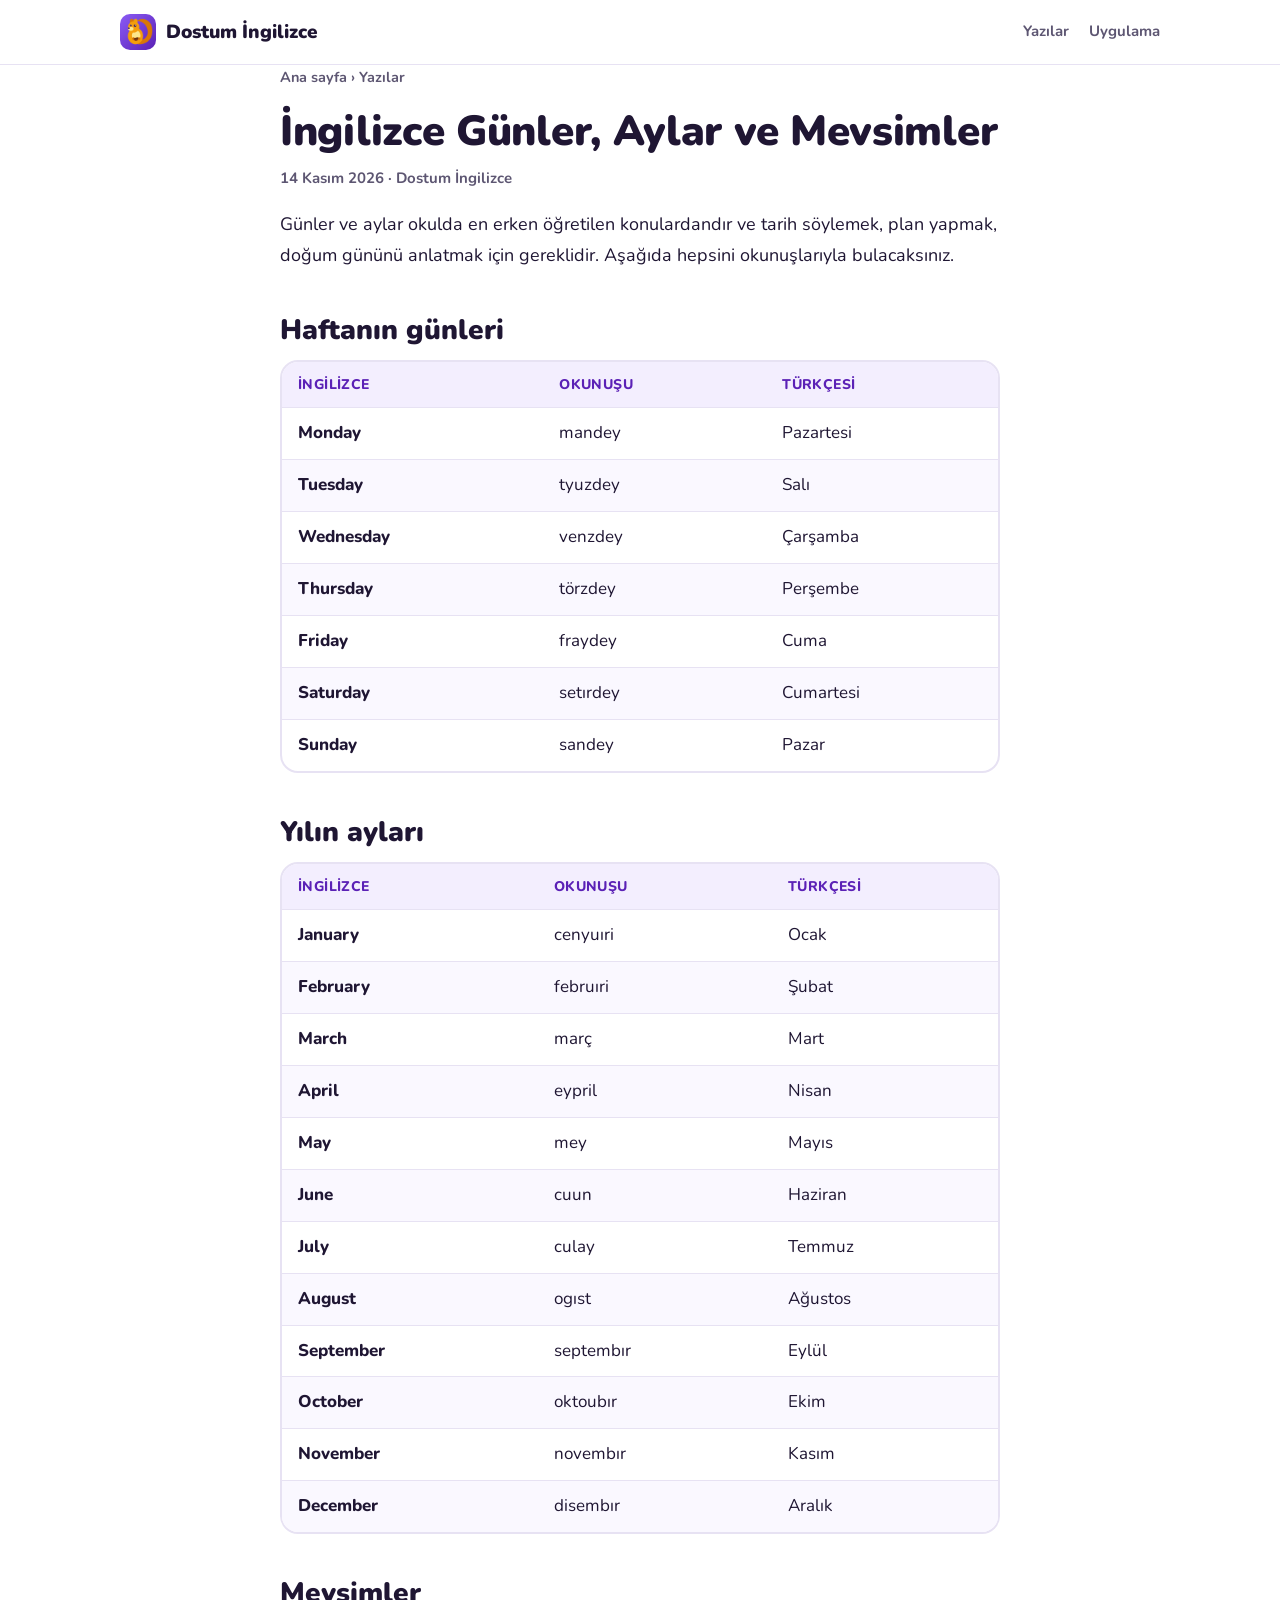
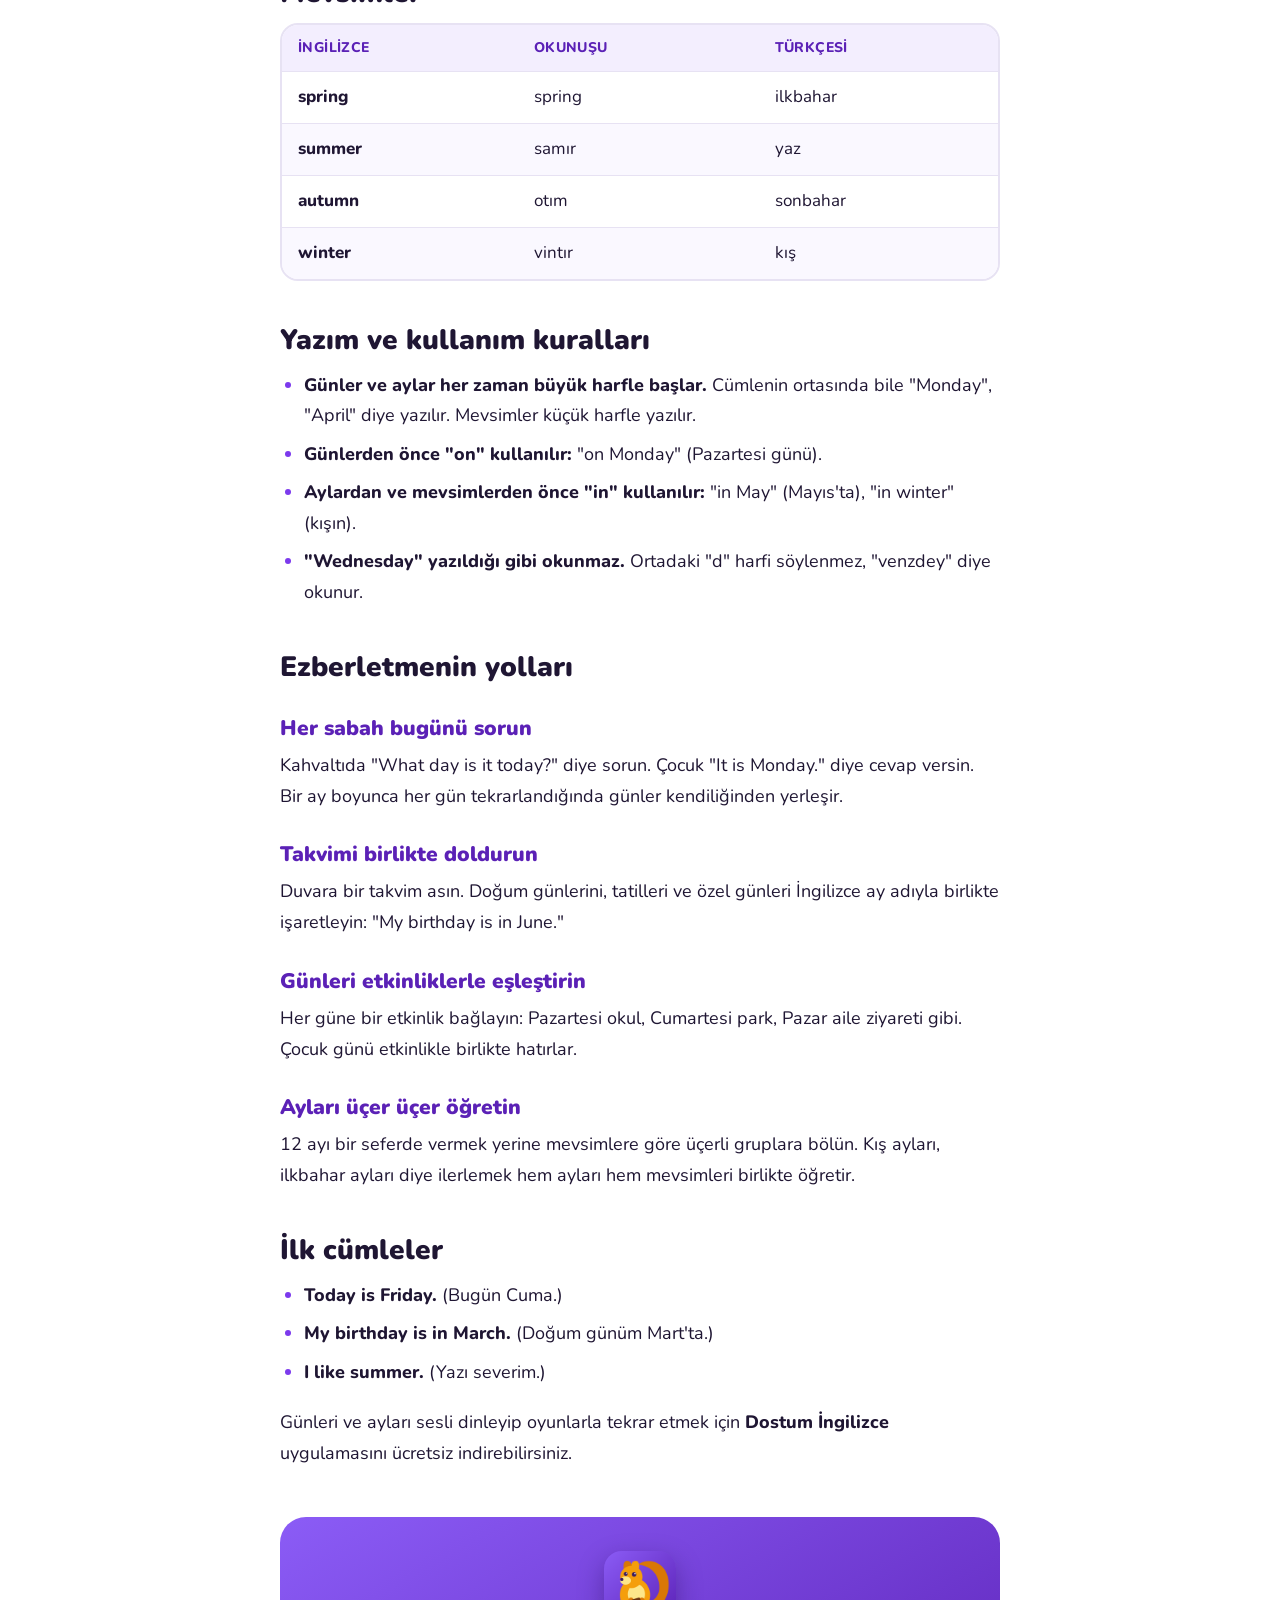
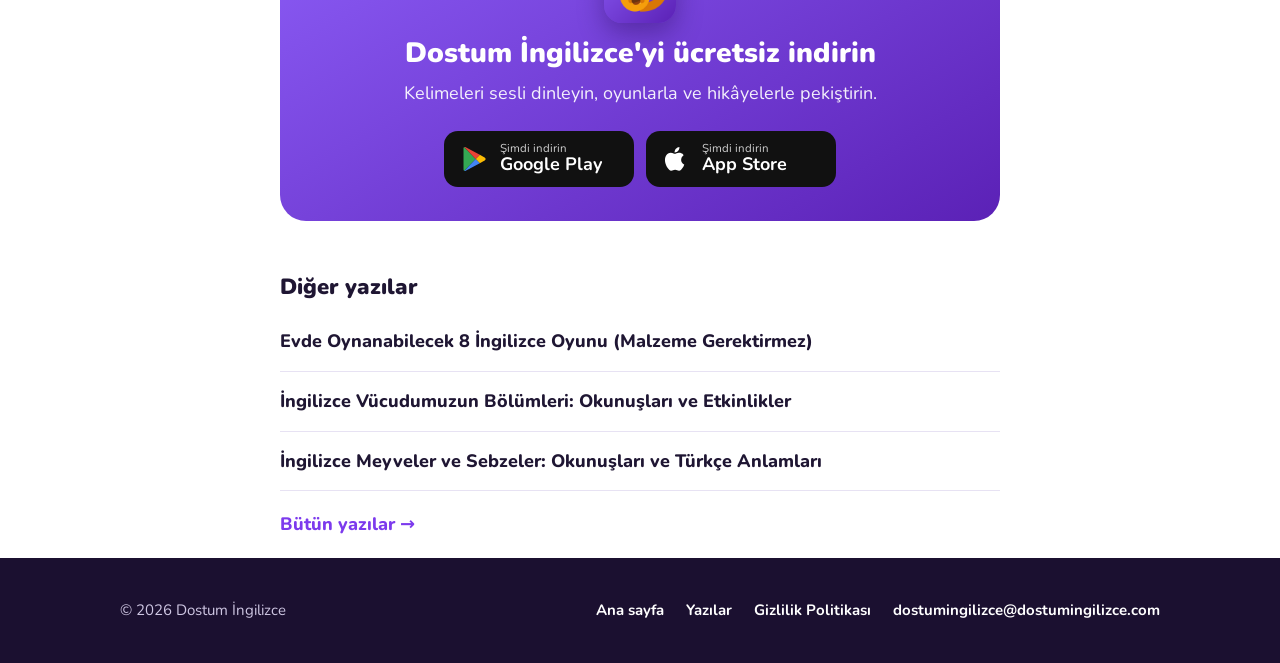
<file: yazilar/ingilizce-gunler-aylar-mevsimler/index.html>
<!doctype html>
<html lang="tr">
<head>
<script async src="https://www.googletagmanager.com/gtm.js?id=GTM-NDPLSR63"></script>
<script async src="https://www.googletagmanager.com/gtag/js?id=AW-18588037825"></script>
<script>
  window.dataLayer = window.dataLayer || [];
  function gtag(){dataLayer.push(arguments);}
  gtag('js', new Date());
  gtag('config', 'AW-18588037825');
  /* Mağaza düğmesine tıklama = Google Ads dönüşümü (sitede satın alma yok, satın alma uygulamada). */
  document.addEventListener('click', function (e) {
    var a = e.target.closest && e.target.closest('a[href*="play.google.com"],a[href*="apps.apple.com"]');
    if (a) gtag('event', 'conversion', {send_to: 'AW-18588037825/xSZ7CITy7LwdEMHlu59F', transport_type: 'beacon'});
  });
</script>
<meta charset="utf-8">
<meta name="viewport" content="width=device-width, initial-scale=1">
<title>İngilizce Günler, Aylar ve Mevsimler (Okunuşlarıyla)</title>
<meta name="description" content="Haftanın günleri, yılın ayları ve mevsimler İngilizce nasıl söylenir? Okunuşları, yazım kuralları ve çocuklar için ezberleme yöntemleri.">
<link rel="canonical" href="https://www.dostumingilizce.com/yazilar/ingilizce-gunler-aylar-mevsimler/">
<link rel="icon" type="image/png" href="/favicon.png">
<link rel="apple-touch-icon" href="/img/ikon.png">
<meta property="og:type" content="article">
<meta property="og:site_name" content="Dostum İngilizce">
<meta property="og:locale" content="tr_TR">
<meta property="og:title" content="İngilizce Günler, Aylar ve Mevsimler (Okunuşlarıyla)">
<meta property="og:description" content="Haftanın günleri, yılın ayları ve mevsimler İngilizce nasıl söylenir? Okunuşları, yazım kuralları ve çocuklar için ezberleme yöntemleri.">
<meta property="og:image" content="https://www.dostumingilizce.com/img/paylasim.png">
<meta property="og:url" content="https://www.dostumingilizce.com/yazilar/ingilizce-gunler-aylar-mevsimler/">
<meta name="twitter:card" content="summary_large_image">
<meta name="theme-color" content="#7c3aed">
<link rel="preconnect" href="https://fonts.googleapis.com">
<link rel="preconnect" href="https://fonts.gstatic.com" crossorigin>
<link href="https://fonts.googleapis.com/css2?family=Nunito:wght@500;700;800;900&amp;display=swap" rel="stylesheet">
<link rel="stylesheet" href="/yazilar/stil.css">
<script type="application/ld+json">{"@context":"https://schema.org","@type":"BlogPosting","headline":"İngilizce Günler, Aylar ve Mevsimler (Okunuşlarıyla)","description":"Haftanın günleri, yılın ayları ve mevsimler İngilizce nasıl söylenir? Okunuşları, yazım kuralları ve çocuklar için ezberleme yöntemleri.","inLanguage":"tr","datePublished":"2026-11-14","dateModified":"2026-11-14","mainEntityOfPage":"https://www.dostumingilizce.com/yazilar/ingilizce-gunler-aylar-mevsimler/","image":"https://www.dostumingilizce.com/img/paylasim.png","author":{"@type":"Organization","name":"Dostum İngilizce","url":"https://www.dostumingilizce.com/","logo":{"@type":"ImageObject","url":"https://www.dostumingilizce.com/img/ikon.png"}},"publisher":{"@type":"Organization","name":"Dostum İngilizce","url":"https://www.dostumingilizce.com/","logo":{"@type":"ImageObject","url":"https://www.dostumingilizce.com/img/ikon.png"}}}</script>
<script type="application/ld+json">{"@context":"https://schema.org","@type":"BreadcrumbList","itemListElement":[{"@type":"ListItem","position":1,"name":"Ana sayfa","item":"https://www.dostumingilizce.com/"},{"@type":"ListItem","position":2,"name":"Yazılar","item":"https://www.dostumingilizce.com/yazilar/"},{"@type":"ListItem","position":3,"name":"İngilizce Günler, Aylar ve Mevsimler","item":"https://www.dostumingilizce.com/yazilar/ingilizce-gunler-aylar-mevsimler/"}]}</script>
</head>
<body>

<header class="ust">
  <div class="kap">
    <a class="marka" href="/"><img src="/img/ikon.png" alt="" width="36" height="36">Dostum İngilizce</a>
    <nav>
      <a href="/yazilar/">Yazılar</a>
      <a class="genis" href="/">Uygulama</a>
    </nav>
  </div>
</header>

<main class="kap dar">
  <nav class="iz" aria-label="Neredesiniz"><a href="/">Ana sayfa</a> › <a href="/yazilar/">Yazılar</a></nav>
  <article class="yazi">
    <h1>İngilizce Günler, Aylar ve Mevsimler</h1>
    <p class="tarih"><time datetime="2026-11-14">14 Kasım 2026</time> · Dostum İngilizce</p>
<p>Günler ve aylar okulda en erken öğretilen konulardandır ve tarih söylemek, plan yapmak, doğum gününü anlatmak için gereklidir. Aşağıda hepsini okunuşlarıyla bulacaksınız.</p>
<h2>Haftanın günleri</h2>
<div class="tablo-sar"><table>
<thead><tr><th>İngilizce</th><th>Okunuşu</th><th>Türkçesi</th></tr></thead>
<tbody>
<tr><td>Monday</td><td>mandey</td><td>Pazartesi</td></tr>
<tr><td>Tuesday</td><td>tyuzdey</td><td>Salı</td></tr>
<tr><td>Wednesday</td><td>venzdey</td><td>Çarşamba</td></tr>
<tr><td>Thursday</td><td>törzdey</td><td>Perşembe</td></tr>
<tr><td>Friday</td><td>fraydey</td><td>Cuma</td></tr>
<tr><td>Saturday</td><td>setırdey</td><td>Cumartesi</td></tr>
<tr><td>Sunday</td><td>sandey</td><td>Pazar</td></tr>
</tbody></table></div>
<h2>Yılın ayları</h2>
<div class="tablo-sar"><table>
<thead><tr><th>İngilizce</th><th>Okunuşu</th><th>Türkçesi</th></tr></thead>
<tbody>
<tr><td>January</td><td>cenyuıri</td><td>Ocak</td></tr>
<tr><td>February</td><td>februıri</td><td>Şubat</td></tr>
<tr><td>March</td><td>març</td><td>Mart</td></tr>
<tr><td>April</td><td>eypril</td><td>Nisan</td></tr>
<tr><td>May</td><td>mey</td><td>Mayıs</td></tr>
<tr><td>June</td><td>cuun</td><td>Haziran</td></tr>
<tr><td>July</td><td>culay</td><td>Temmuz</td></tr>
<tr><td>August</td><td>ogıst</td><td>Ağustos</td></tr>
<tr><td>September</td><td>septembır</td><td>Eylül</td></tr>
<tr><td>October</td><td>oktoubır</td><td>Ekim</td></tr>
<tr><td>November</td><td>novembır</td><td>Kasım</td></tr>
<tr><td>December</td><td>disembır</td><td>Aralık</td></tr>
</tbody></table></div>
<h2>Mevsimler</h2>
<div class="tablo-sar"><table>
<thead><tr><th>İngilizce</th><th>Okunuşu</th><th>Türkçesi</th></tr></thead>
<tbody>
<tr><td>spring</td><td>spring</td><td>ilkbahar</td></tr>
<tr><td>summer</td><td>samır</td><td>yaz</td></tr>
<tr><td>autumn</td><td>otım</td><td>sonbahar</td></tr>
<tr><td>winter</td><td>vintır</td><td>kış</td></tr>
</tbody></table></div>
<h2>Yazım ve kullanım kuralları</h2>
<ul>
<li><strong>Günler ve aylar her zaman büyük harfle başlar.</strong> Cümlenin ortasında bile "Monday", "April" diye yazılır. Mevsimler küçük harfle yazılır.</li>
<li><strong>Günlerden önce "on" kullanılır:</strong> "on Monday" (Pazartesi günü).</li>
<li><strong>Aylardan ve mevsimlerden önce "in" kullanılır:</strong> "in May" (Mayıs'ta), "in winter" (kışın).</li>
<li><strong>"Wednesday" yazıldığı gibi okunmaz.</strong> Ortadaki "d" harfi söylenmez, "venzdey" diye okunur.</li>
</ul>
<h2>Ezberletmenin yolları</h2>
<h3>Her sabah bugünü sorun</h3>
<p>Kahvaltıda "What day is it today?" diye sorun. Çocuk "It is Monday." diye cevap versin. Bir ay boyunca her gün tekrarlandığında günler kendiliğinden yerleşir.</p>
<h3>Takvimi birlikte doldurun</h3>
<p>Duvara bir takvim asın. Doğum günlerini, tatilleri ve özel günleri İngilizce ay adıyla birlikte işaretleyin: "My birthday is in June."</p>
<h3>Günleri etkinliklerle eşleştirin</h3>
<p>Her güne bir etkinlik bağlayın: Pazartesi okul, Cumartesi park, Pazar aile ziyareti gibi. Çocuk günü etkinlikle birlikte hatırlar.</p>
<h3>Ayları üçer üçer öğretin</h3>
<p>12 ayı bir seferde vermek yerine mevsimlere göre üçerli gruplara bölün. Kış ayları, ilkbahar ayları diye ilerlemek hem ayları hem mevsimleri birlikte öğretir.</p>
<h2>İlk cümleler</h2>
<ul>
<li><strong>Today is Friday.</strong> (Bugün Cuma.)</li>
<li><strong>My birthday is in March.</strong> (Doğum günüm Mart'ta.)</li>
<li><strong>I like summer.</strong> (Yazı severim.)</li>
</ul>
<p>Günleri ve ayları sesli dinleyip oyunlarla tekrar etmek için <strong>Dostum İngilizce</strong> uygulamasını ücretsiz indirebilirsiniz.</p>

  </article>

  <aside class="indir">
    <img src="/img/ikon.png" alt="Dostum İngilizce simgesi" width="72" height="72" loading="lazy">
    <h2>Dostum İngilizce'yi ücretsiz indirin</h2>
    <p>Kelimeleri sesli dinleyin, oyunlarla ve hikâyelerle pekiştirin.</p>
<div class="dugmeler">
  <a class="magaza android" data-goatcounter-click="play-yazi-ingilizce-gunler-aylar-mevsimler" data-goatcounter-title="Google Play düğmesi (yazı: ingilizce-gunler-aylar-mevsimler)" href="https://play.google.com/store/apps/details?id=com.dostum.ingilizce&amp;utm_source=dostumingilizce.com&amp;utm_campaign=yazi_ingilizce-gunler-aylar-mevsimler" rel="noopener">
    <svg viewBox="0 0 24 24" aria-hidden="true"><path fill="#34A853" d="M3.6 1.8 13.4 12l-9.8 10.2c-.4-.2-.6-.7-.6-1.2V3c0-.5.2-.9.6-1.2z"/><path fill="#FBBC04" d="m17 8.4-3.6 3.6L17 15.6l4.1-2.3c1.2-.7 1.2-1.9 0-2.6z"/><path fill="#4285F4" d="M3.6 22.2c.3.2.8.2 1.3-.1L17 15.6 13.4 12z"/><path fill="#EA4335" d="M3.6 1.8 13.4 12 17 8.4 4.9 1.9c-.5-.3-1-.3-1.3-.1z"/></svg>
    <span><small>Şimdi indirin</small><b>Google Play</b></span>
  </a>
  <a class="magaza ios" data-goatcounter-click="appstore-yazi-ingilizce-gunler-aylar-mevsimler" data-goatcounter-title="App Store düğmesi (yazı: ingilizce-gunler-aylar-mevsimler)" href="https://apps.apple.com/tr/app/id6828153724" rel="noopener">
    <svg viewBox="0 0 24 24" aria-hidden="true"><path fill="#fff" d="M16.4 12.6c0-2.6 2.1-3.8 2.2-3.9-1.2-1.8-3.1-2-3.7-2-1.6-.2-3.1.9-3.9.9-.8 0-2-.9-3.4-.9-1.7 0-3.3 1-4.2 2.6-1.8 3.1-.5 7.7 1.3 10.2.9 1.2 1.9 2.6 3.2 2.6 1.3-.1 1.8-.8 3.3-.8 1.6 0 2 .8 3.4.8 1.4 0 2.3-1.3 3.1-2.5 1-1.4 1.4-2.8 1.4-2.9 0 0-2.7-1-2.7-4.1zM13.9 4.9c.7-.9 1.2-2 1-3.2-1 0-2.3.7-3 1.6-.7.8-1.2 2-1.1 3.1 1.2.1 2.3-.6 3.1-1.5z"/></svg>
    <span><small>Şimdi indirin</small><b>App Store</b></span>
  </a>
</div>
  </aside>

  <section class="diger">
    <h2>Diğer yazılar</h2>
    <ul>
      <li><a href="/yazilar/evde-oynanan-ingilizce-oyunlari/">Evde Oynanabilecek 8 İngilizce Oyunu (Malzeme Gerektirmez)</a></li>
      <li><a href="/yazilar/ingilizce-vucudumuzun-bolumleri/">İngilizce Vücudumuzun Bölümleri: Okunuşları ve Etkinlikler</a></li>
      <li><a href="/yazilar/ingilizce-meyveler-sebzeler-okunuslari/">İngilizce Meyveler ve Sebzeler: Okunuşları ve Türkçe Anlamları</a></li>
    </ul>
    <p><a class="hepsi" href="/yazilar/">Bütün yazılar →</a></p>
  </section>
</main>

<footer>
  <div class="kap">
    <div>© 2026 Dostum İngilizce</div>
    <div class="linkler">
      <a href="/">Ana sayfa</a>
      <a href="/yazilar/">Yazılar</a>
      <a href="/gizlilik.html">Gizlilik Politikası</a>
      <a href="mailto:dostumingilizce@dostumingilizce.com">dostumingilizce@dostumingilizce.com</a>
    </div>
  </div>
</footer>

<script data-goatcounter="https://dostumingilizce.goatcounter.com/count" async src="//gc.zgo.at/count.js"></script>
</body>
</html>
</file>
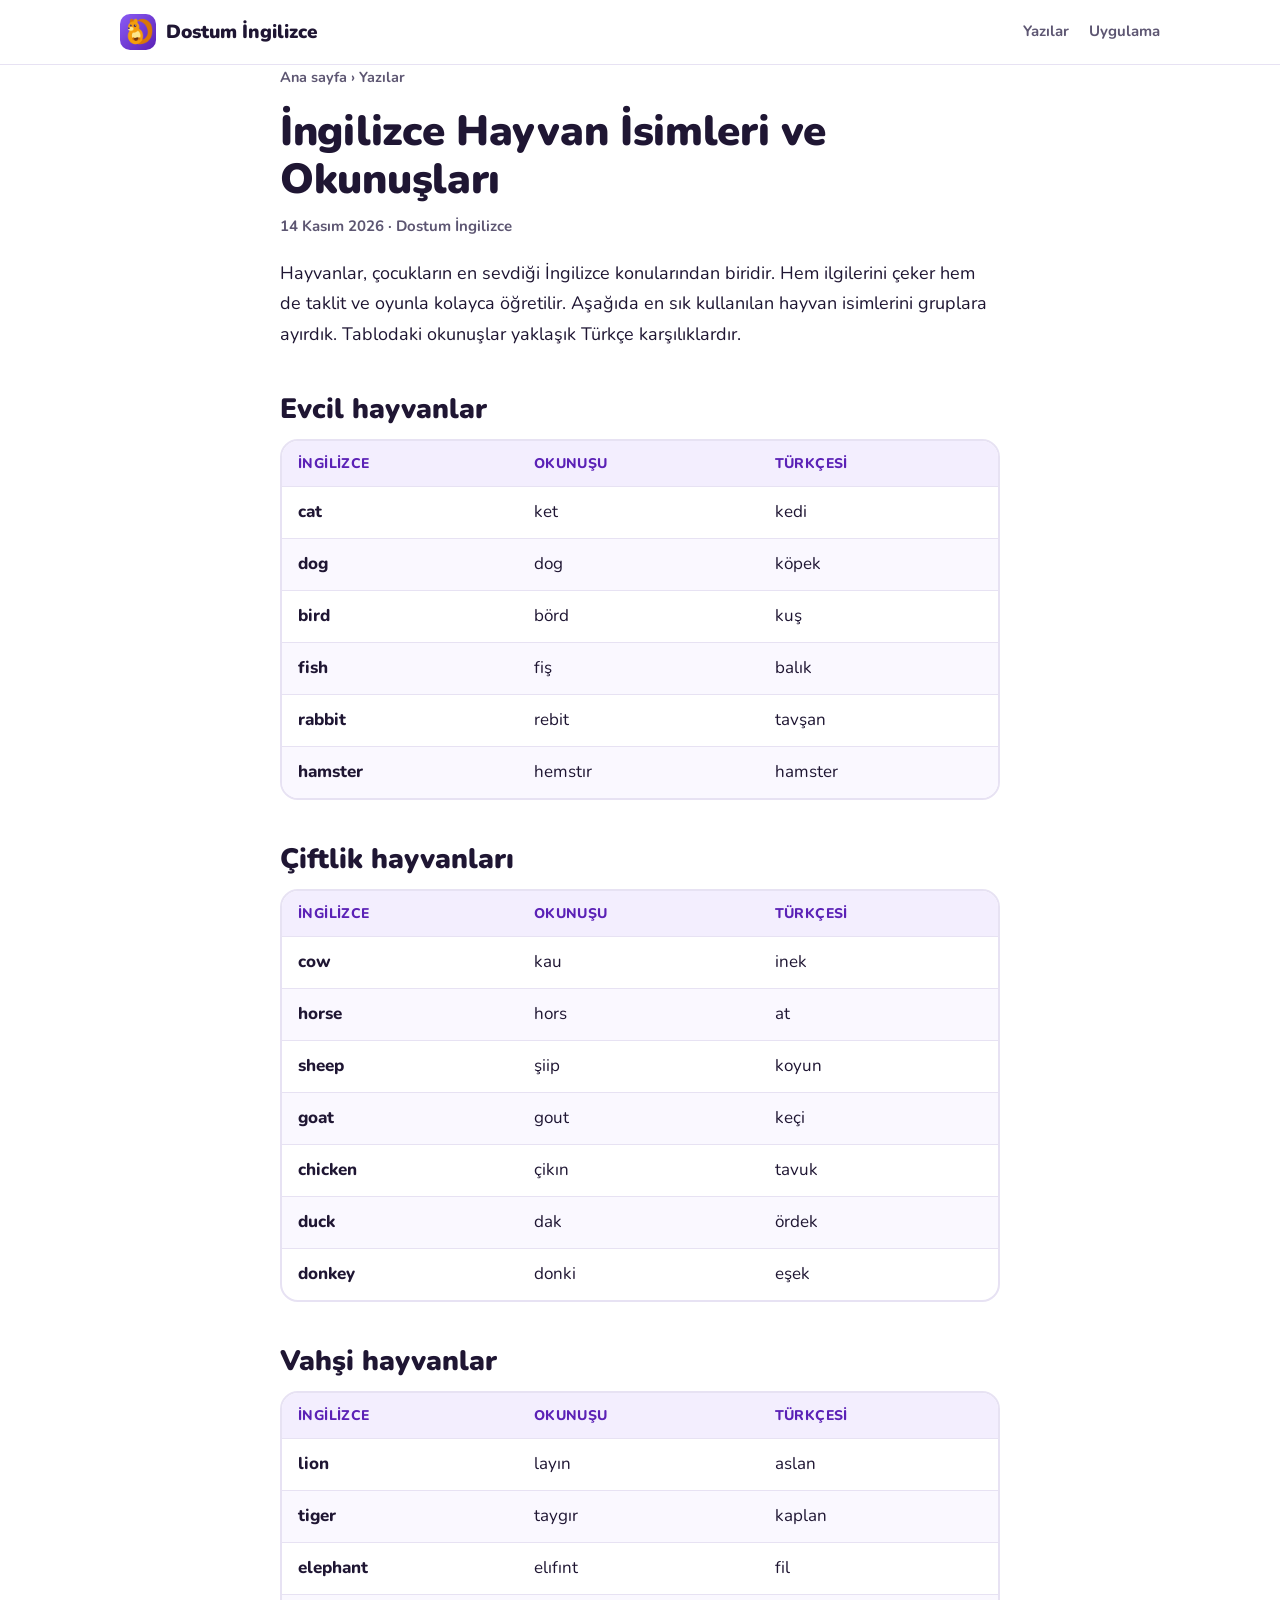
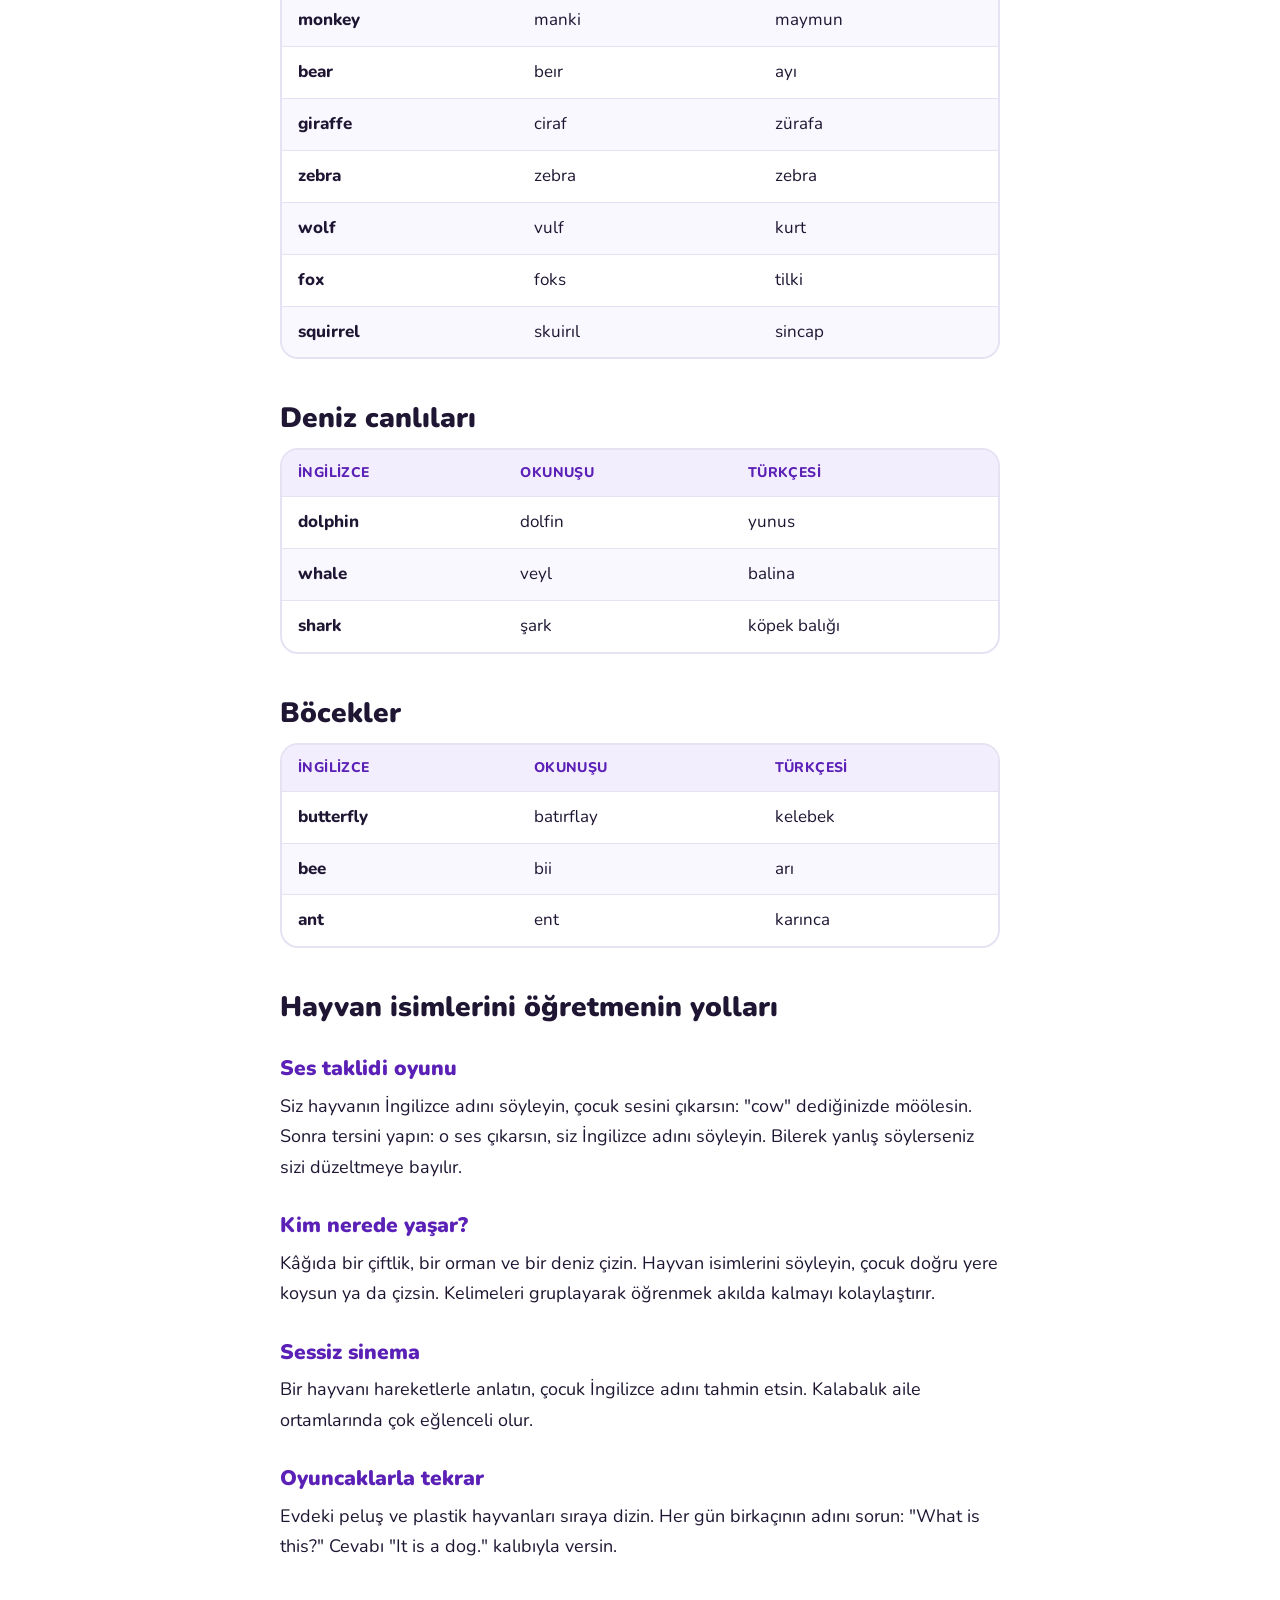
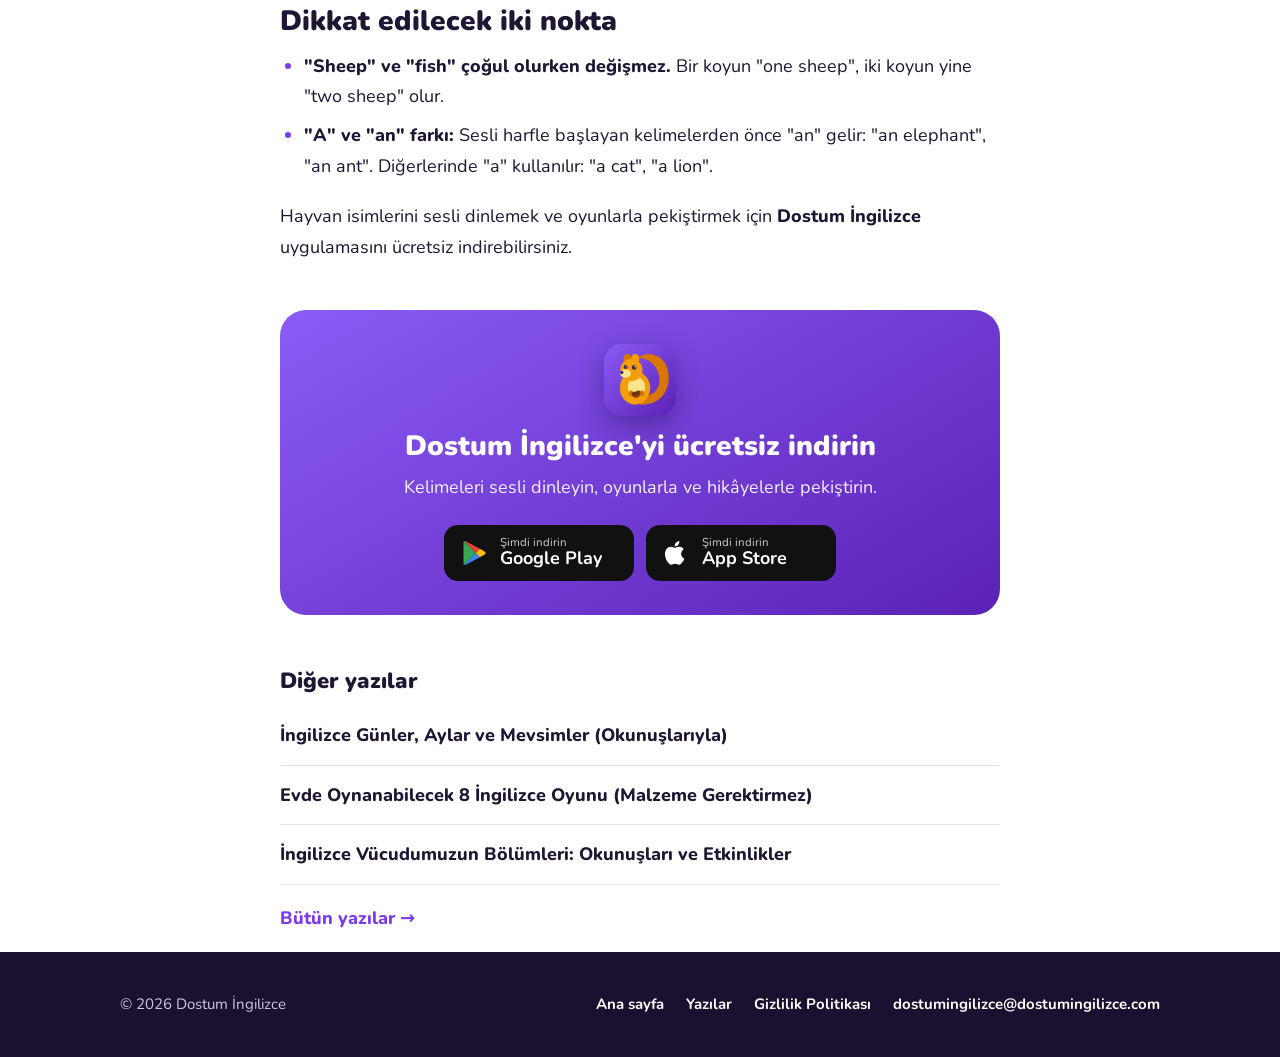
<file: yazilar/ingilizce-hayvan-isimleri-okunuslari/index.html>
<!doctype html>
<html lang="tr">
<head>
<script async src="https://www.googletagmanager.com/gtm.js?id=GTM-NDPLSR63"></script>
<script async src="https://www.googletagmanager.com/gtag/js?id=AW-18588037825"></script>
<script>
  window.dataLayer = window.dataLayer || [];
  function gtag(){dataLayer.push(arguments);}
  gtag('js', new Date());
  gtag('config', 'AW-18588037825');
  /* Mağaza düğmesine tıklama = Google Ads dönüşümü (sitede satın alma yok, satın alma uygulamada). */
  document.addEventListener('click', function (e) {
    var a = e.target.closest && e.target.closest('a[href*="play.google.com"],a[href*="apps.apple.com"]');
    if (a) gtag('event', 'conversion', {send_to: 'AW-18588037825/xSZ7CITy7LwdEMHlu59F', transport_type: 'beacon'});
  });
</script>
<meta charset="utf-8">
<meta name="viewport" content="width=device-width, initial-scale=1">
<title>İngilizce Hayvan İsimleri: Okunuşları ve Türkçe Anlamları</title>
<meta name="description" content="Evcil hayvanlar, çiftlik hayvanları, vahşi hayvanlar ve deniz canlıları: İngilizce hayvan isimleri, okunuşları ve çocuklar için oyun önerileri.">
<link rel="canonical" href="https://www.dostumingilizce.com/yazilar/ingilizce-hayvan-isimleri-okunuslari/">
<link rel="icon" type="image/png" href="/favicon.png">
<link rel="apple-touch-icon" href="/img/ikon.png">
<meta property="og:type" content="article">
<meta property="og:site_name" content="Dostum İngilizce">
<meta property="og:locale" content="tr_TR">
<meta property="og:title" content="İngilizce Hayvan İsimleri: Okunuşları ve Türkçe Anlamları">
<meta property="og:description" content="Evcil hayvanlar, çiftlik hayvanları, vahşi hayvanlar ve deniz canlıları: İngilizce hayvan isimleri, okunuşları ve çocuklar için oyun önerileri.">
<meta property="og:image" content="https://www.dostumingilizce.com/img/paylasim.png">
<meta property="og:url" content="https://www.dostumingilizce.com/yazilar/ingilizce-hayvan-isimleri-okunuslari/">
<meta name="twitter:card" content="summary_large_image">
<meta name="theme-color" content="#7c3aed">
<link rel="preconnect" href="https://fonts.googleapis.com">
<link rel="preconnect" href="https://fonts.gstatic.com" crossorigin>
<link href="https://fonts.googleapis.com/css2?family=Nunito:wght@500;700;800;900&amp;display=swap" rel="stylesheet">
<link rel="stylesheet" href="/yazilar/stil.css">
<script type="application/ld+json">{"@context":"https://schema.org","@type":"BlogPosting","headline":"İngilizce Hayvan İsimleri: Okunuşları ve Türkçe Anlamları","description":"Evcil hayvanlar, çiftlik hayvanları, vahşi hayvanlar ve deniz canlıları: İngilizce hayvan isimleri, okunuşları ve çocuklar için oyun önerileri.","inLanguage":"tr","datePublished":"2026-11-14","dateModified":"2026-11-14","mainEntityOfPage":"https://www.dostumingilizce.com/yazilar/ingilizce-hayvan-isimleri-okunuslari/","image":"https://www.dostumingilizce.com/img/paylasim.png","author":{"@type":"Organization","name":"Dostum İngilizce","url":"https://www.dostumingilizce.com/","logo":{"@type":"ImageObject","url":"https://www.dostumingilizce.com/img/ikon.png"}},"publisher":{"@type":"Organization","name":"Dostum İngilizce","url":"https://www.dostumingilizce.com/","logo":{"@type":"ImageObject","url":"https://www.dostumingilizce.com/img/ikon.png"}}}</script>
<script type="application/ld+json">{"@context":"https://schema.org","@type":"BreadcrumbList","itemListElement":[{"@type":"ListItem","position":1,"name":"Ana sayfa","item":"https://www.dostumingilizce.com/"},{"@type":"ListItem","position":2,"name":"Yazılar","item":"https://www.dostumingilizce.com/yazilar/"},{"@type":"ListItem","position":3,"name":"İngilizce Hayvan İsimleri ve Okunuşları","item":"https://www.dostumingilizce.com/yazilar/ingilizce-hayvan-isimleri-okunuslari/"}]}</script>
</head>
<body>

<header class="ust">
  <div class="kap">
    <a class="marka" href="/"><img src="/img/ikon.png" alt="" width="36" height="36">Dostum İngilizce</a>
    <nav>
      <a href="/yazilar/">Yazılar</a>
      <a class="genis" href="/">Uygulama</a>
    </nav>
  </div>
</header>

<main class="kap dar">
  <nav class="iz" aria-label="Neredesiniz"><a href="/">Ana sayfa</a> › <a href="/yazilar/">Yazılar</a></nav>
  <article class="yazi">
    <h1>İngilizce Hayvan İsimleri ve Okunuşları</h1>
    <p class="tarih"><time datetime="2026-11-14">14 Kasım 2026</time> · Dostum İngilizce</p>
<p>Hayvanlar, çocukların en sevdiği İngilizce konularından biridir. Hem ilgilerini çeker hem de taklit ve oyunla kolayca öğretilir. Aşağıda en sık kullanılan hayvan isimlerini gruplara ayırdık. Tablodaki okunuşlar yaklaşık Türkçe karşılıklardır.</p>
<h2>Evcil hayvanlar</h2>
<div class="tablo-sar"><table>
<thead><tr><th>İngilizce</th><th>Okunuşu</th><th>Türkçesi</th></tr></thead>
<tbody>
<tr><td>cat</td><td>ket</td><td>kedi</td></tr>
<tr><td>dog</td><td>dog</td><td>köpek</td></tr>
<tr><td>bird</td><td>börd</td><td>kuş</td></tr>
<tr><td>fish</td><td>fiş</td><td>balık</td></tr>
<tr><td>rabbit</td><td>rebit</td><td>tavşan</td></tr>
<tr><td>hamster</td><td>hemstır</td><td>hamster</td></tr>
</tbody></table></div>
<h2>Çiftlik hayvanları</h2>
<div class="tablo-sar"><table>
<thead><tr><th>İngilizce</th><th>Okunuşu</th><th>Türkçesi</th></tr></thead>
<tbody>
<tr><td>cow</td><td>kau</td><td>inek</td></tr>
<tr><td>horse</td><td>hors</td><td>at</td></tr>
<tr><td>sheep</td><td>şiip</td><td>koyun</td></tr>
<tr><td>goat</td><td>gout</td><td>keçi</td></tr>
<tr><td>chicken</td><td>çikın</td><td>tavuk</td></tr>
<tr><td>duck</td><td>dak</td><td>ördek</td></tr>
<tr><td>donkey</td><td>donki</td><td>eşek</td></tr>
</tbody></table></div>
<h2>Vahşi hayvanlar</h2>
<div class="tablo-sar"><table>
<thead><tr><th>İngilizce</th><th>Okunuşu</th><th>Türkçesi</th></tr></thead>
<tbody>
<tr><td>lion</td><td>layın</td><td>aslan</td></tr>
<tr><td>tiger</td><td>taygır</td><td>kaplan</td></tr>
<tr><td>elephant</td><td>elıfınt</td><td>fil</td></tr>
<tr><td>monkey</td><td>manki</td><td>maymun</td></tr>
<tr><td>bear</td><td>beır</td><td>ayı</td></tr>
<tr><td>giraffe</td><td>ciraf</td><td>zürafa</td></tr>
<tr><td>zebra</td><td>zebra</td><td>zebra</td></tr>
<tr><td>wolf</td><td>vulf</td><td>kurt</td></tr>
<tr><td>fox</td><td>foks</td><td>tilki</td></tr>
<tr><td>squirrel</td><td>skuirıl</td><td>sincap</td></tr>
</tbody></table></div>
<h2>Deniz canlıları</h2>
<div class="tablo-sar"><table>
<thead><tr><th>İngilizce</th><th>Okunuşu</th><th>Türkçesi</th></tr></thead>
<tbody>
<tr><td>dolphin</td><td>dolfin</td><td>yunus</td></tr>
<tr><td>whale</td><td>veyl</td><td>balina</td></tr>
<tr><td>shark</td><td>şark</td><td>köpek balığı</td></tr>
</tbody></table></div>
<h2>Böcekler</h2>
<div class="tablo-sar"><table>
<thead><tr><th>İngilizce</th><th>Okunuşu</th><th>Türkçesi</th></tr></thead>
<tbody>
<tr><td>butterfly</td><td>batırflay</td><td>kelebek</td></tr>
<tr><td>bee</td><td>bii</td><td>arı</td></tr>
<tr><td>ant</td><td>ent</td><td>karınca</td></tr>
</tbody></table></div>
<h2>Hayvan isimlerini öğretmenin yolları</h2>
<h3>Ses taklidi oyunu</h3>
<p>Siz hayvanın İngilizce adını söyleyin, çocuk sesini çıkarsın: "cow" dediğinizde möölesin. Sonra tersini yapın: o ses çıkarsın, siz İngilizce adını söyleyin. Bilerek yanlış söylerseniz sizi düzeltmeye bayılır.</p>
<h3>Kim nerede yaşar?</h3>
<p>Kâğıda bir çiftlik, bir orman ve bir deniz çizin. Hayvan isimlerini söyleyin, çocuk doğru yere koysun ya da çizsin. Kelimeleri gruplayarak öğrenmek akılda kalmayı kolaylaştırır.</p>
<h3>Sessiz sinema</h3>
<p>Bir hayvanı hareketlerle anlatın, çocuk İngilizce adını tahmin etsin. Kalabalık aile ortamlarında çok eğlenceli olur.</p>
<h3>Oyuncaklarla tekrar</h3>
<p>Evdeki peluş ve plastik hayvanları sıraya dizin. Her gün birkaçının adını sorun: "What is this?" Cevabı "It is a dog." kalıbıyla versin.</p>
<h2>Dikkat edilecek iki nokta</h2>
<ul>
<li><strong>"Sheep" ve "fish" çoğul olurken değişmez.</strong> Bir koyun "one sheep", iki koyun yine "two sheep" olur.</li>
<li><strong>"A" ve "an" farkı:</strong> Sesli harfle başlayan kelimelerden önce "an" gelir: "an elephant", "an ant". Diğerlerinde "a" kullanılır: "a cat", "a lion".</li>
</ul>
<p>Hayvan isimlerini sesli dinlemek ve oyunlarla pekiştirmek için <strong>Dostum İngilizce</strong> uygulamasını ücretsiz indirebilirsiniz.</p>

  </article>

  <aside class="indir">
    <img src="/img/ikon.png" alt="Dostum İngilizce simgesi" width="72" height="72" loading="lazy">
    <h2>Dostum İngilizce'yi ücretsiz indirin</h2>
    <p>Kelimeleri sesli dinleyin, oyunlarla ve hikâyelerle pekiştirin.</p>
<div class="dugmeler">
  <a class="magaza android" data-goatcounter-click="play-yazi-ingilizce-hayvan-isimleri-okunuslari" data-goatcounter-title="Google Play düğmesi (yazı: ingilizce-hayvan-isimleri-okunuslari)" href="https://play.google.com/store/apps/details?id=com.dostum.ingilizce&amp;utm_source=dostumingilizce.com&amp;utm_campaign=yazi_ingilizce-hayvan-isimleri-okunuslari" rel="noopener">
    <svg viewBox="0 0 24 24" aria-hidden="true"><path fill="#34A853" d="M3.6 1.8 13.4 12l-9.8 10.2c-.4-.2-.6-.7-.6-1.2V3c0-.5.2-.9.6-1.2z"/><path fill="#FBBC04" d="m17 8.4-3.6 3.6L17 15.6l4.1-2.3c1.2-.7 1.2-1.9 0-2.6z"/><path fill="#4285F4" d="M3.6 22.2c.3.2.8.2 1.3-.1L17 15.6 13.4 12z"/><path fill="#EA4335" d="M3.6 1.8 13.4 12 17 8.4 4.9 1.9c-.5-.3-1-.3-1.3-.1z"/></svg>
    <span><small>Şimdi indirin</small><b>Google Play</b></span>
  </a>
  <a class="magaza ios" data-goatcounter-click="appstore-yazi-ingilizce-hayvan-isimleri-okunuslari" data-goatcounter-title="App Store düğmesi (yazı: ingilizce-hayvan-isimleri-okunuslari)" href="https://apps.apple.com/tr/app/id6828153724" rel="noopener">
    <svg viewBox="0 0 24 24" aria-hidden="true"><path fill="#fff" d="M16.4 12.6c0-2.6 2.1-3.8 2.2-3.9-1.2-1.8-3.1-2-3.7-2-1.6-.2-3.1.9-3.9.9-.8 0-2-.9-3.4-.9-1.7 0-3.3 1-4.2 2.6-1.8 3.1-.5 7.7 1.3 10.2.9 1.2 1.9 2.6 3.2 2.6 1.3-.1 1.8-.8 3.3-.8 1.6 0 2 .8 3.4.8 1.4 0 2.3-1.3 3.1-2.5 1-1.4 1.4-2.8 1.4-2.9 0 0-2.7-1-2.7-4.1zM13.9 4.9c.7-.9 1.2-2 1-3.2-1 0-2.3.7-3 1.6-.7.8-1.2 2-1.1 3.1 1.2.1 2.3-.6 3.1-1.5z"/></svg>
    <span><small>Şimdi indirin</small><b>App Store</b></span>
  </a>
</div>
  </aside>

  <section class="diger">
    <h2>Diğer yazılar</h2>
    <ul>
      <li><a href="/yazilar/ingilizce-gunler-aylar-mevsimler/">İngilizce Günler, Aylar ve Mevsimler (Okunuşlarıyla)</a></li>
      <li><a href="/yazilar/evde-oynanan-ingilizce-oyunlari/">Evde Oynanabilecek 8 İngilizce Oyunu (Malzeme Gerektirmez)</a></li>
      <li><a href="/yazilar/ingilizce-vucudumuzun-bolumleri/">İngilizce Vücudumuzun Bölümleri: Okunuşları ve Etkinlikler</a></li>
    </ul>
    <p><a class="hepsi" href="/yazilar/">Bütün yazılar →</a></p>
  </section>
</main>

<footer>
  <div class="kap">
    <div>© 2026 Dostum İngilizce</div>
    <div class="linkler">
      <a href="/">Ana sayfa</a>
      <a href="/yazilar/">Yazılar</a>
      <a href="/gizlilik.html">Gizlilik Politikası</a>
      <a href="mailto:dostumingilizce@dostumingilizce.com">dostumingilizce@dostumingilizce.com</a>
    </div>
  </div>
</footer>

<script data-goatcounter="https://dostumingilizce.goatcounter.com/count" async src="//gc.zgo.at/count.js"></script>
</body>
</html>
</file>
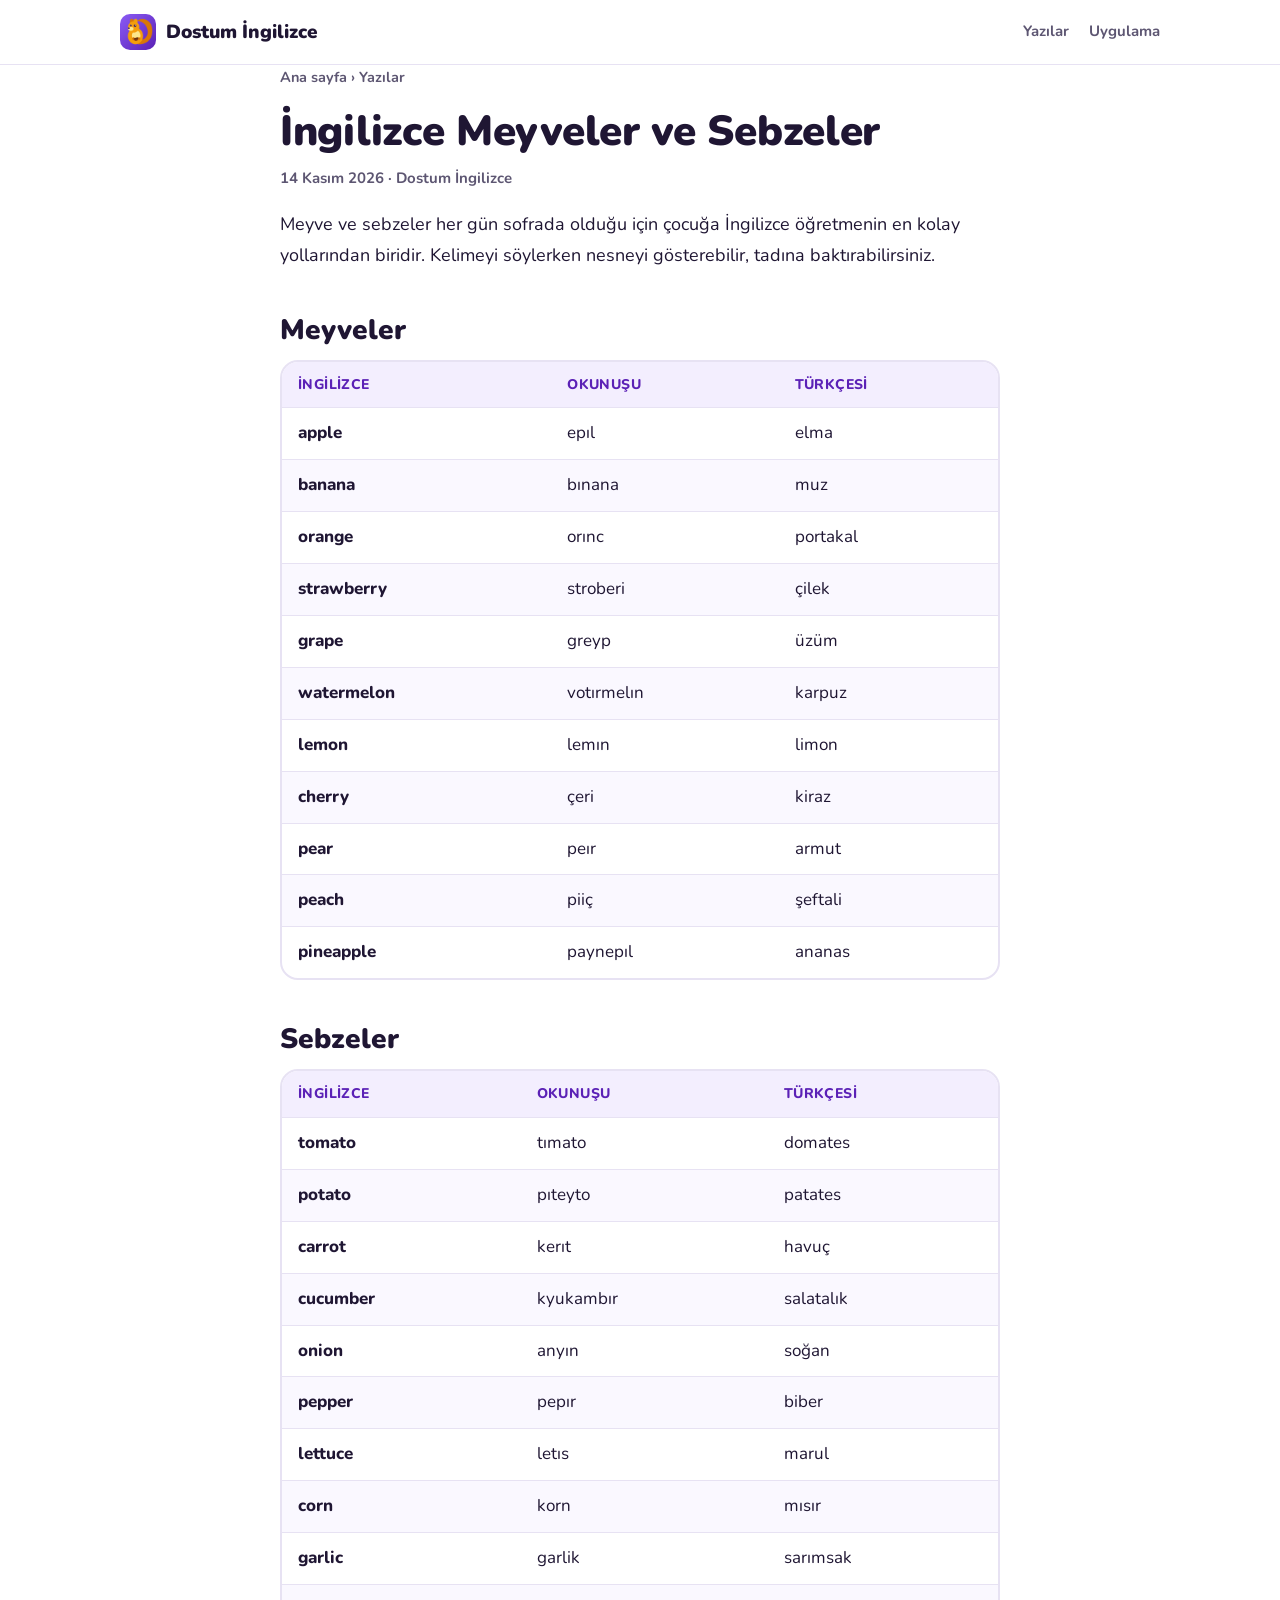
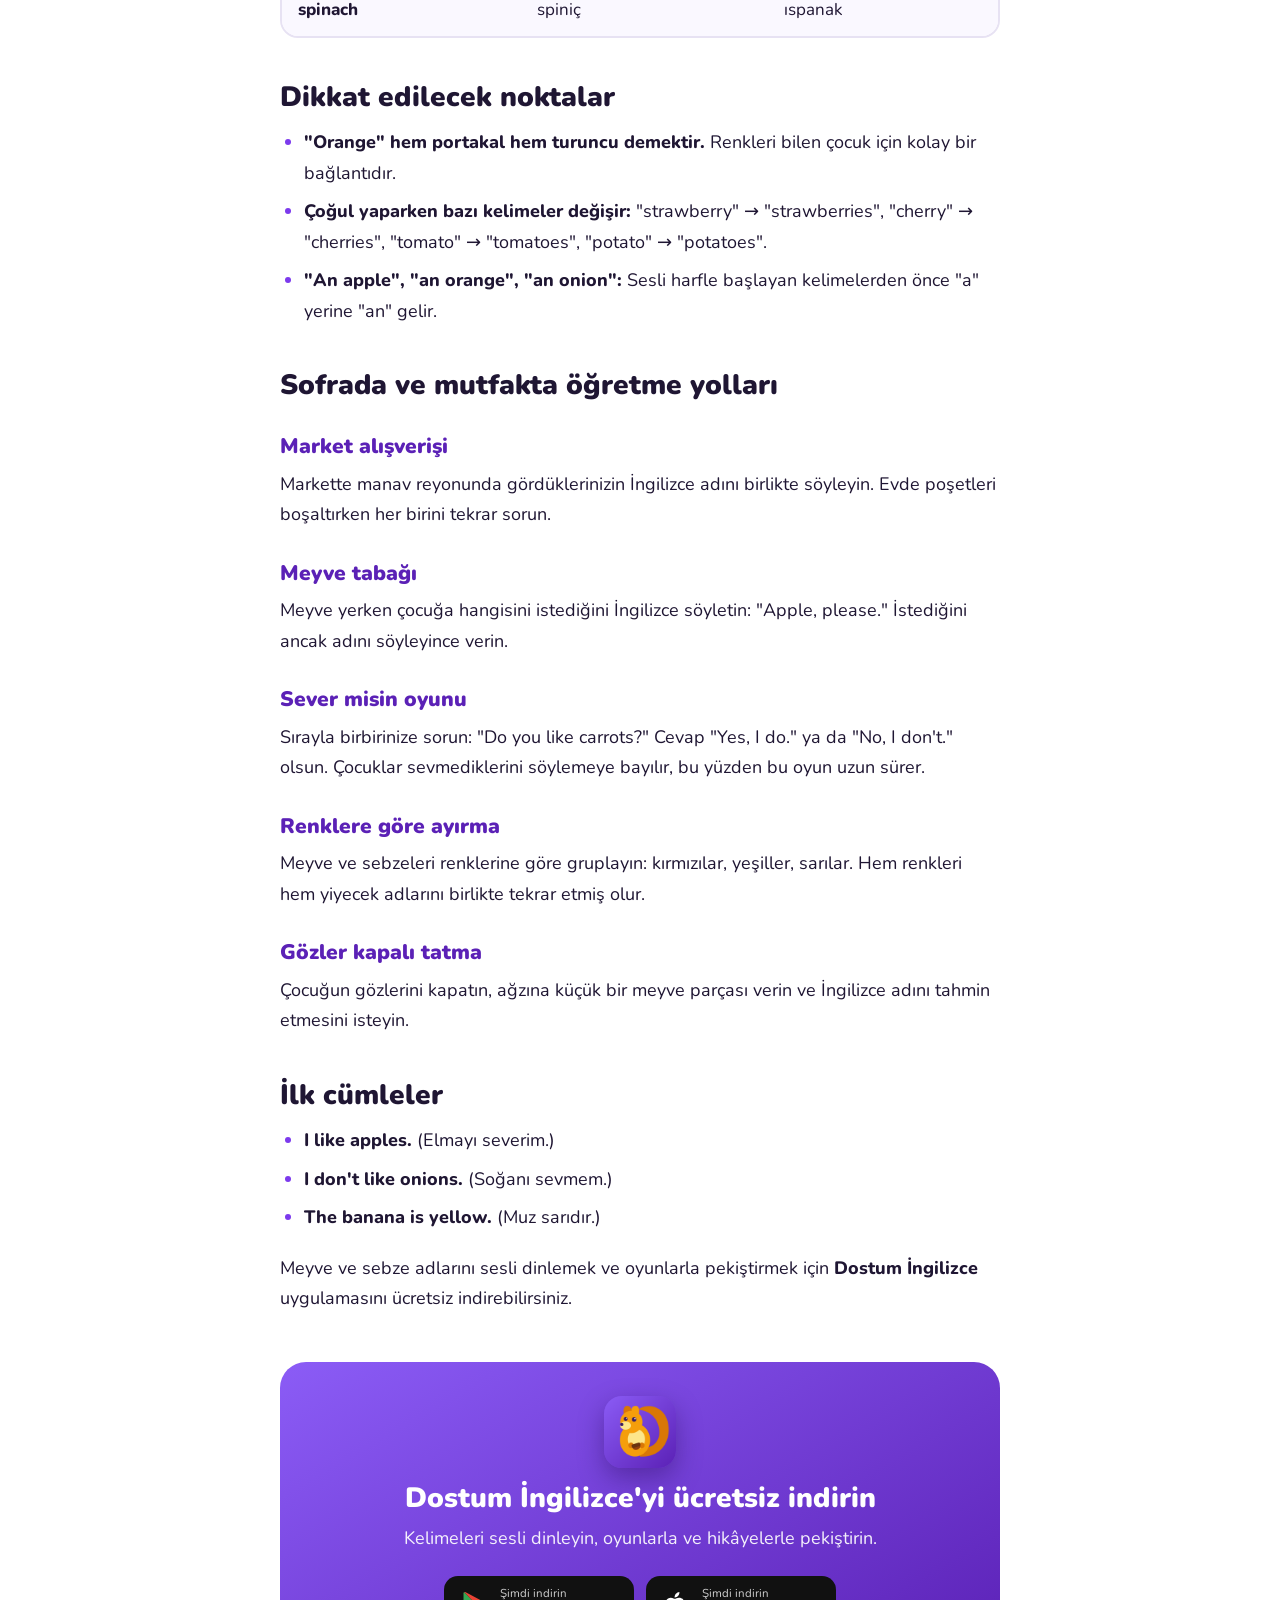
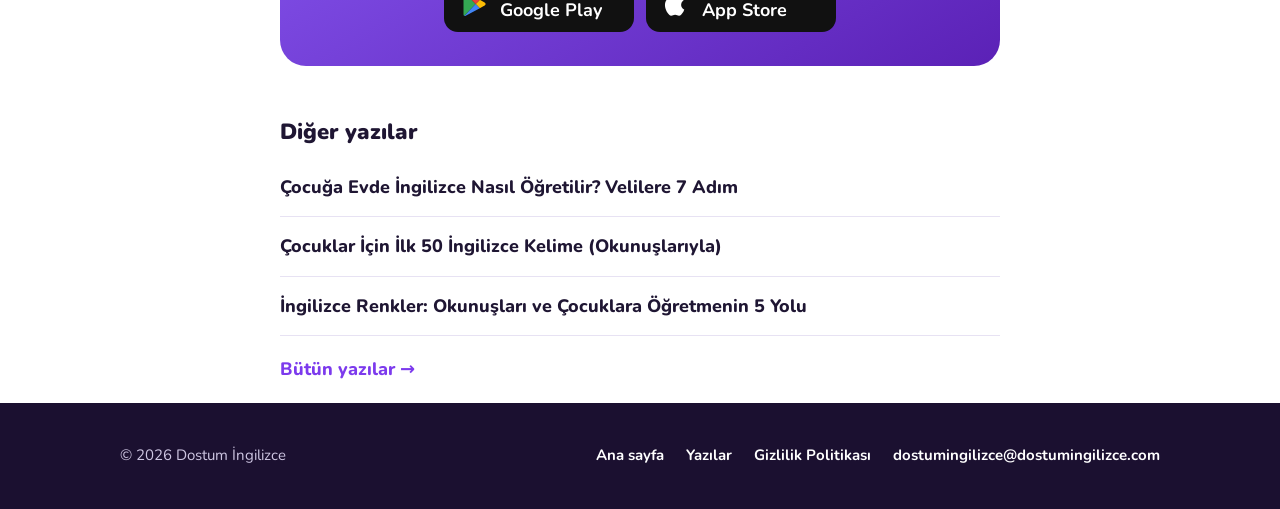
<file: yazilar/ingilizce-meyveler-sebzeler-okunuslari/index.html>
<!doctype html>
<html lang="tr">
<head>
<script async src="https://www.googletagmanager.com/gtm.js?id=GTM-NDPLSR63"></script>
<script async src="https://www.googletagmanager.com/gtag/js?id=AW-18588037825"></script>
<script>
  window.dataLayer = window.dataLayer || [];
  function gtag(){dataLayer.push(arguments);}
  gtag('js', new Date());
  gtag('config', 'AW-18588037825');
  /* Mağaza düğmesine tıklama = Google Ads dönüşümü (sitede satın alma yok, satın alma uygulamada). */
  document.addEventListener('click', function (e) {
    var a = e.target.closest && e.target.closest('a[href*="play.google.com"],a[href*="apps.apple.com"]');
    if (a) gtag('event', 'conversion', {send_to: 'AW-18588037825/xSZ7CITy7LwdEMHlu59F', transport_type: 'beacon'});
  });
</script>
<meta charset="utf-8">
<meta name="viewport" content="width=device-width, initial-scale=1">
<title>İngilizce Meyveler ve Sebzeler: Okunuşları ve Türkçe Anlamları</title>
<meta name="description" content="Elma, muz, domates, havuç ve daha fazlası: İngilizce meyve ve sebze isimleri, okunuşları ve sofrada uygulanabilecek öğretme yöntemleri.">
<link rel="canonical" href="https://www.dostumingilizce.com/yazilar/ingilizce-meyveler-sebzeler-okunuslari/">
<link rel="icon" type="image/png" href="/favicon.png">
<link rel="apple-touch-icon" href="/img/ikon.png">
<meta property="og:type" content="article">
<meta property="og:site_name" content="Dostum İngilizce">
<meta property="og:locale" content="tr_TR">
<meta property="og:title" content="İngilizce Meyveler ve Sebzeler: Okunuşları ve Türkçe Anlamları">
<meta property="og:description" content="Elma, muz, domates, havuç ve daha fazlası: İngilizce meyve ve sebze isimleri, okunuşları ve sofrada uygulanabilecek öğretme yöntemleri.">
<meta property="og:image" content="https://www.dostumingilizce.com/img/paylasim.png">
<meta property="og:url" content="https://www.dostumingilizce.com/yazilar/ingilizce-meyveler-sebzeler-okunuslari/">
<meta name="twitter:card" content="summary_large_image">
<meta name="theme-color" content="#7c3aed">
<link rel="preconnect" href="https://fonts.googleapis.com">
<link rel="preconnect" href="https://fonts.gstatic.com" crossorigin>
<link href="https://fonts.googleapis.com/css2?family=Nunito:wght@500;700;800;900&amp;display=swap" rel="stylesheet">
<link rel="stylesheet" href="/yazilar/stil.css">
<script type="application/ld+json">{"@context":"https://schema.org","@type":"BlogPosting","headline":"İngilizce Meyveler ve Sebzeler: Okunuşları ve Türkçe Anlamları","description":"Elma, muz, domates, havuç ve daha fazlası: İngilizce meyve ve sebze isimleri, okunuşları ve sofrada uygulanabilecek öğretme yöntemleri.","inLanguage":"tr","datePublished":"2026-11-14","dateModified":"2026-11-14","mainEntityOfPage":"https://www.dostumingilizce.com/yazilar/ingilizce-meyveler-sebzeler-okunuslari/","image":"https://www.dostumingilizce.com/img/paylasim.png","author":{"@type":"Organization","name":"Dostum İngilizce","url":"https://www.dostumingilizce.com/","logo":{"@type":"ImageObject","url":"https://www.dostumingilizce.com/img/ikon.png"}},"publisher":{"@type":"Organization","name":"Dostum İngilizce","url":"https://www.dostumingilizce.com/","logo":{"@type":"ImageObject","url":"https://www.dostumingilizce.com/img/ikon.png"}}}</script>
<script type="application/ld+json">{"@context":"https://schema.org","@type":"BreadcrumbList","itemListElement":[{"@type":"ListItem","position":1,"name":"Ana sayfa","item":"https://www.dostumingilizce.com/"},{"@type":"ListItem","position":2,"name":"Yazılar","item":"https://www.dostumingilizce.com/yazilar/"},{"@type":"ListItem","position":3,"name":"İngilizce Meyveler ve Sebzeler","item":"https://www.dostumingilizce.com/yazilar/ingilizce-meyveler-sebzeler-okunuslari/"}]}</script>
</head>
<body>

<header class="ust">
  <div class="kap">
    <a class="marka" href="/"><img src="/img/ikon.png" alt="" width="36" height="36">Dostum İngilizce</a>
    <nav>
      <a href="/yazilar/">Yazılar</a>
      <a class="genis" href="/">Uygulama</a>
    </nav>
  </div>
</header>

<main class="kap dar">
  <nav class="iz" aria-label="Neredesiniz"><a href="/">Ana sayfa</a> › <a href="/yazilar/">Yazılar</a></nav>
  <article class="yazi">
    <h1>İngilizce Meyveler ve Sebzeler</h1>
    <p class="tarih"><time datetime="2026-11-14">14 Kasım 2026</time> · Dostum İngilizce</p>
<p>Meyve ve sebzeler her gün sofrada olduğu için çocuğa İngilizce öğretmenin en kolay yollarından biridir. Kelimeyi söylerken nesneyi gösterebilir, tadına baktırabilirsiniz.</p>
<h2>Meyveler</h2>
<div class="tablo-sar"><table>
<thead><tr><th>İngilizce</th><th>Okunuşu</th><th>Türkçesi</th></tr></thead>
<tbody>
<tr><td>apple</td><td>epıl</td><td>elma</td></tr>
<tr><td>banana</td><td>bınana</td><td>muz</td></tr>
<tr><td>orange</td><td>orınc</td><td>portakal</td></tr>
<tr><td>strawberry</td><td>stroberi</td><td>çilek</td></tr>
<tr><td>grape</td><td>greyp</td><td>üzüm</td></tr>
<tr><td>watermelon</td><td>votırmelın</td><td>karpuz</td></tr>
<tr><td>lemon</td><td>lemın</td><td>limon</td></tr>
<tr><td>cherry</td><td>çeri</td><td>kiraz</td></tr>
<tr><td>pear</td><td>peır</td><td>armut</td></tr>
<tr><td>peach</td><td>piiç</td><td>şeftali</td></tr>
<tr><td>pineapple</td><td>paynepıl</td><td>ananas</td></tr>
</tbody></table></div>
<h2>Sebzeler</h2>
<div class="tablo-sar"><table>
<thead><tr><th>İngilizce</th><th>Okunuşu</th><th>Türkçesi</th></tr></thead>
<tbody>
<tr><td>tomato</td><td>tımato</td><td>domates</td></tr>
<tr><td>potato</td><td>pıteyto</td><td>patates</td></tr>
<tr><td>carrot</td><td>kerıt</td><td>havuç</td></tr>
<tr><td>cucumber</td><td>kyukambır</td><td>salatalık</td></tr>
<tr><td>onion</td><td>anyın</td><td>soğan</td></tr>
<tr><td>pepper</td><td>pepır</td><td>biber</td></tr>
<tr><td>lettuce</td><td>letıs</td><td>marul</td></tr>
<tr><td>corn</td><td>korn</td><td>mısır</td></tr>
<tr><td>garlic</td><td>garlik</td><td>sarımsak</td></tr>
<tr><td>spinach</td><td>spiniç</td><td>ıspanak</td></tr>
</tbody></table></div>
<h2>Dikkat edilecek noktalar</h2>
<ul>
<li><strong>"Orange" hem portakal hem turuncu demektir.</strong> Renkleri bilen çocuk için kolay bir bağlantıdır.</li>
<li><strong>Çoğul yaparken bazı kelimeler değişir:</strong> "strawberry" → "strawberries", "cherry" → "cherries", "tomato" → "tomatoes", "potato" → "potatoes".</li>
<li><strong>"An apple", "an orange", "an onion":</strong> Sesli harfle başlayan kelimelerden önce "a" yerine "an" gelir.</li>
</ul>
<h2>Sofrada ve mutfakta öğretme yolları</h2>
<h3>Market alışverişi</h3>
<p>Markette manav reyonunda gördüklerinizin İngilizce adını birlikte söyleyin. Evde poşetleri boşaltırken her birini tekrar sorun.</p>
<h3>Meyve tabağı</h3>
<p>Meyve yerken çocuğa hangisini istediğini İngilizce söyletin: "Apple, please." İstediğini ancak adını söyleyince verin.</p>
<h3>Sever misin oyunu</h3>
<p>Sırayla birbirinize sorun: "Do you like carrots?" Cevap "Yes, I do." ya da "No, I don't." olsun. Çocuklar sevmediklerini söylemeye bayılır, bu yüzden bu oyun uzun sürer.</p>
<h3>Renklere göre ayırma</h3>
<p>Meyve ve sebzeleri renklerine göre gruplayın: kırmızılar, yeşiller, sarılar. Hem renkleri hem yiyecek adlarını birlikte tekrar etmiş olur.</p>
<h3>Gözler kapalı tatma</h3>
<p>Çocuğun gözlerini kapatın, ağzına küçük bir meyve parçası verin ve İngilizce adını tahmin etmesini isteyin.</p>
<h2>İlk cümleler</h2>
<ul>
<li><strong>I like apples.</strong> (Elmayı severim.)</li>
<li><strong>I don't like onions.</strong> (Soğanı sevmem.)</li>
<li><strong>The banana is yellow.</strong> (Muz sarıdır.)</li>
</ul>
<p>Meyve ve sebze adlarını sesli dinlemek ve oyunlarla pekiştirmek için <strong>Dostum İngilizce</strong> uygulamasını ücretsiz indirebilirsiniz.</p>

  </article>

  <aside class="indir">
    <img src="/img/ikon.png" alt="Dostum İngilizce simgesi" width="72" height="72" loading="lazy">
    <h2>Dostum İngilizce'yi ücretsiz indirin</h2>
    <p>Kelimeleri sesli dinleyin, oyunlarla ve hikâyelerle pekiştirin.</p>
<div class="dugmeler">
  <a class="magaza android" data-goatcounter-click="play-yazi-ingilizce-meyveler-sebzeler-okunuslari" data-goatcounter-title="Google Play düğmesi (yazı: ingilizce-meyveler-sebzeler-okunuslari)" href="https://play.google.com/store/apps/details?id=com.dostum.ingilizce&amp;utm_source=dostumingilizce.com&amp;utm_campaign=yazi_ingilizce-meyveler-sebzeler-okunuslari" rel="noopener">
    <svg viewBox="0 0 24 24" aria-hidden="true"><path fill="#34A853" d="M3.6 1.8 13.4 12l-9.8 10.2c-.4-.2-.6-.7-.6-1.2V3c0-.5.2-.9.6-1.2z"/><path fill="#FBBC04" d="m17 8.4-3.6 3.6L17 15.6l4.1-2.3c1.2-.7 1.2-1.9 0-2.6z"/><path fill="#4285F4" d="M3.6 22.2c.3.2.8.2 1.3-.1L17 15.6 13.4 12z"/><path fill="#EA4335" d="M3.6 1.8 13.4 12 17 8.4 4.9 1.9c-.5-.3-1-.3-1.3-.1z"/></svg>
    <span><small>Şimdi indirin</small><b>Google Play</b></span>
  </a>
  <a class="magaza ios" data-goatcounter-click="appstore-yazi-ingilizce-meyveler-sebzeler-okunuslari" data-goatcounter-title="App Store düğmesi (yazı: ingilizce-meyveler-sebzeler-okunuslari)" href="https://apps.apple.com/tr/app/id6828153724" rel="noopener">
    <svg viewBox="0 0 24 24" aria-hidden="true"><path fill="#fff" d="M16.4 12.6c0-2.6 2.1-3.8 2.2-3.9-1.2-1.8-3.1-2-3.7-2-1.6-.2-3.1.9-3.9.9-.8 0-2-.9-3.4-.9-1.7 0-3.3 1-4.2 2.6-1.8 3.1-.5 7.7 1.3 10.2.9 1.2 1.9 2.6 3.2 2.6 1.3-.1 1.8-.8 3.3-.8 1.6 0 2 .8 3.4.8 1.4 0 2.3-1.3 3.1-2.5 1-1.4 1.4-2.8 1.4-2.9 0 0-2.7-1-2.7-4.1zM13.9 4.9c.7-.9 1.2-2 1-3.2-1 0-2.3.7-3 1.6-.7.8-1.2 2-1.1 3.1 1.2.1 2.3-.6 3.1-1.5z"/></svg>
    <span><small>Şimdi indirin</small><b>App Store</b></span>
  </a>
</div>
  </aside>

  <section class="diger">
    <h2>Diğer yazılar</h2>
    <ul>
      <li><a href="/yazilar/cocuga-evde-ingilizce-nasil-ogretilir/">Çocuğa Evde İngilizce Nasıl Öğretilir? Velilere 7 Adım</a></li>
      <li><a href="/yazilar/cocuklar-icin-ilk-50-ingilizce-kelime/">Çocuklar İçin İlk 50 İngilizce Kelime (Okunuşlarıyla)</a></li>
      <li><a href="/yazilar/ingilizce-renkler-okunuslari/">İngilizce Renkler: Okunuşları ve Çocuklara Öğretmenin 5 Yolu</a></li>
    </ul>
    <p><a class="hepsi" href="/yazilar/">Bütün yazılar →</a></p>
  </section>
</main>

<footer>
  <div class="kap">
    <div>© 2026 Dostum İngilizce</div>
    <div class="linkler">
      <a href="/">Ana sayfa</a>
      <a href="/yazilar/">Yazılar</a>
      <a href="/gizlilik.html">Gizlilik Politikası</a>
      <a href="mailto:dostumingilizce@dostumingilizce.com">dostumingilizce@dostumingilizce.com</a>
    </div>
  </div>
</footer>

<script data-goatcounter="https://dostumingilizce.goatcounter.com/count" async src="//gc.zgo.at/count.js"></script>
</body>
</html>
</file>
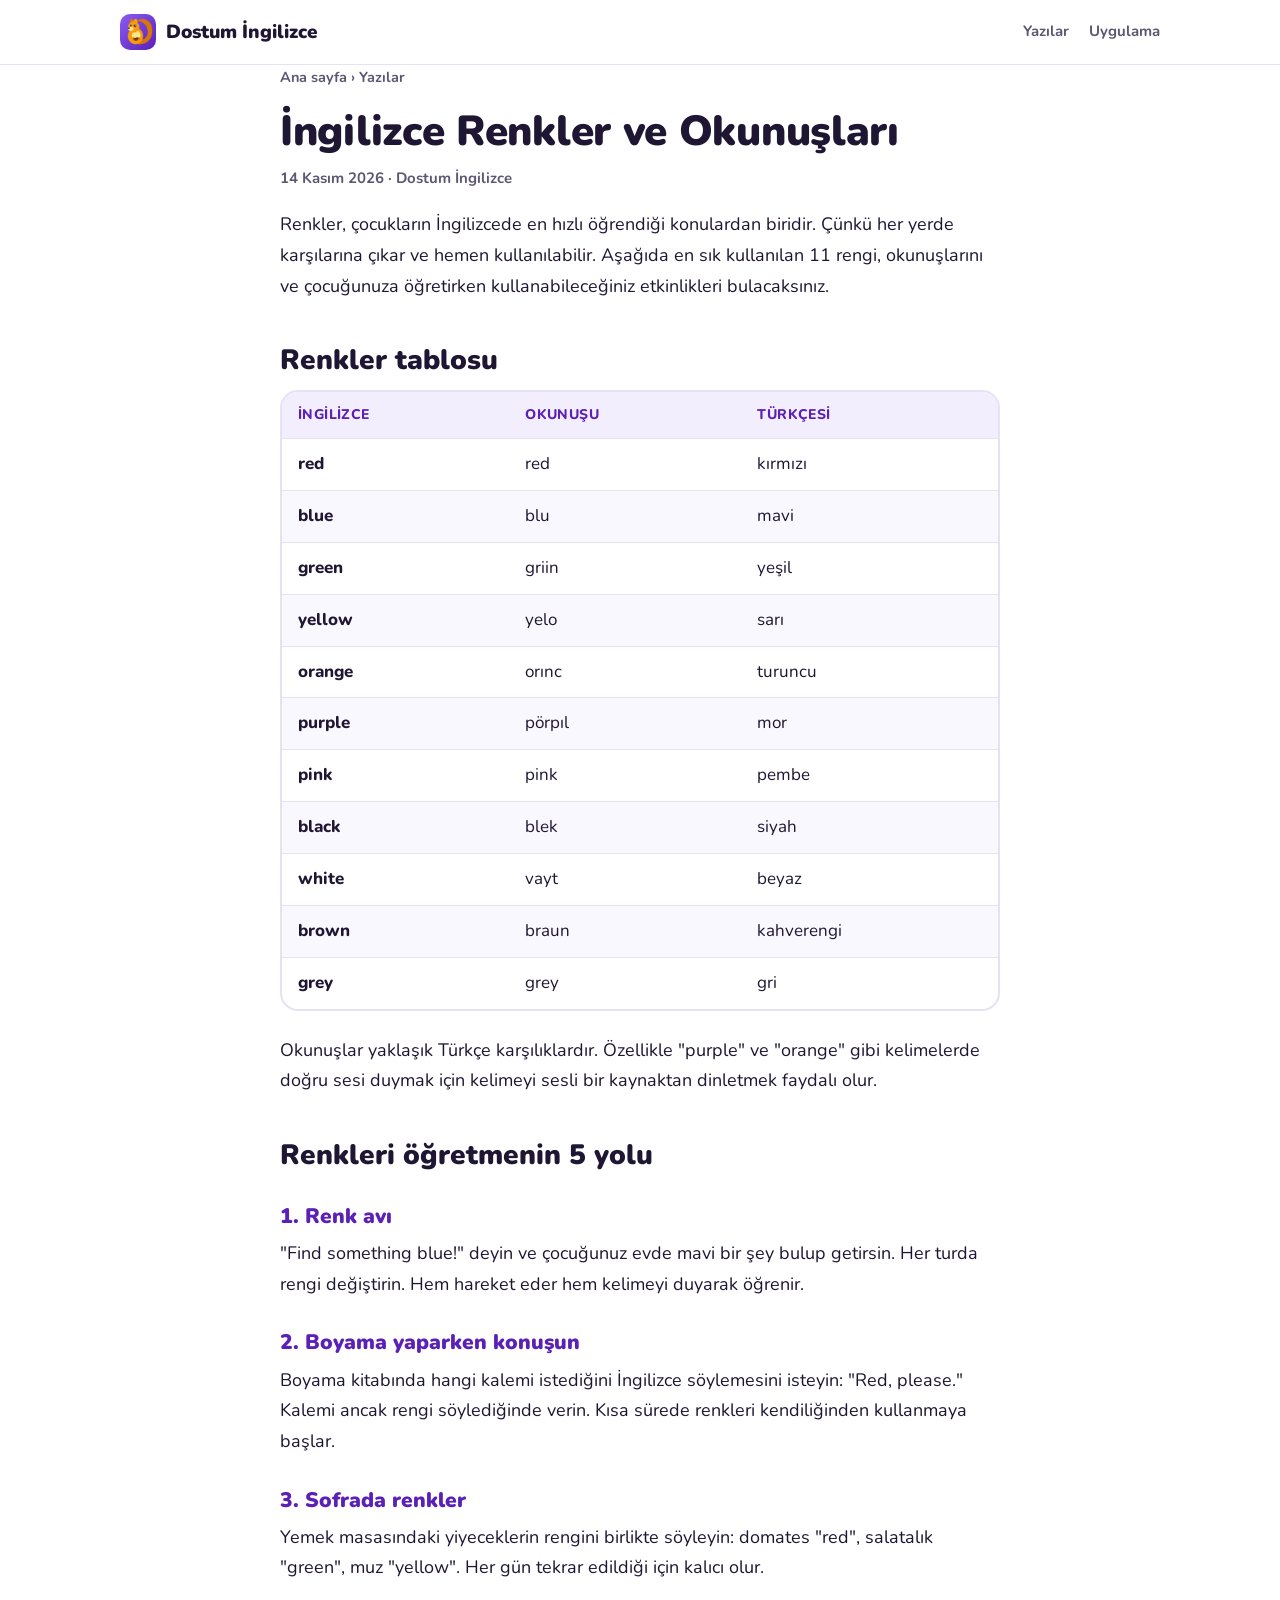
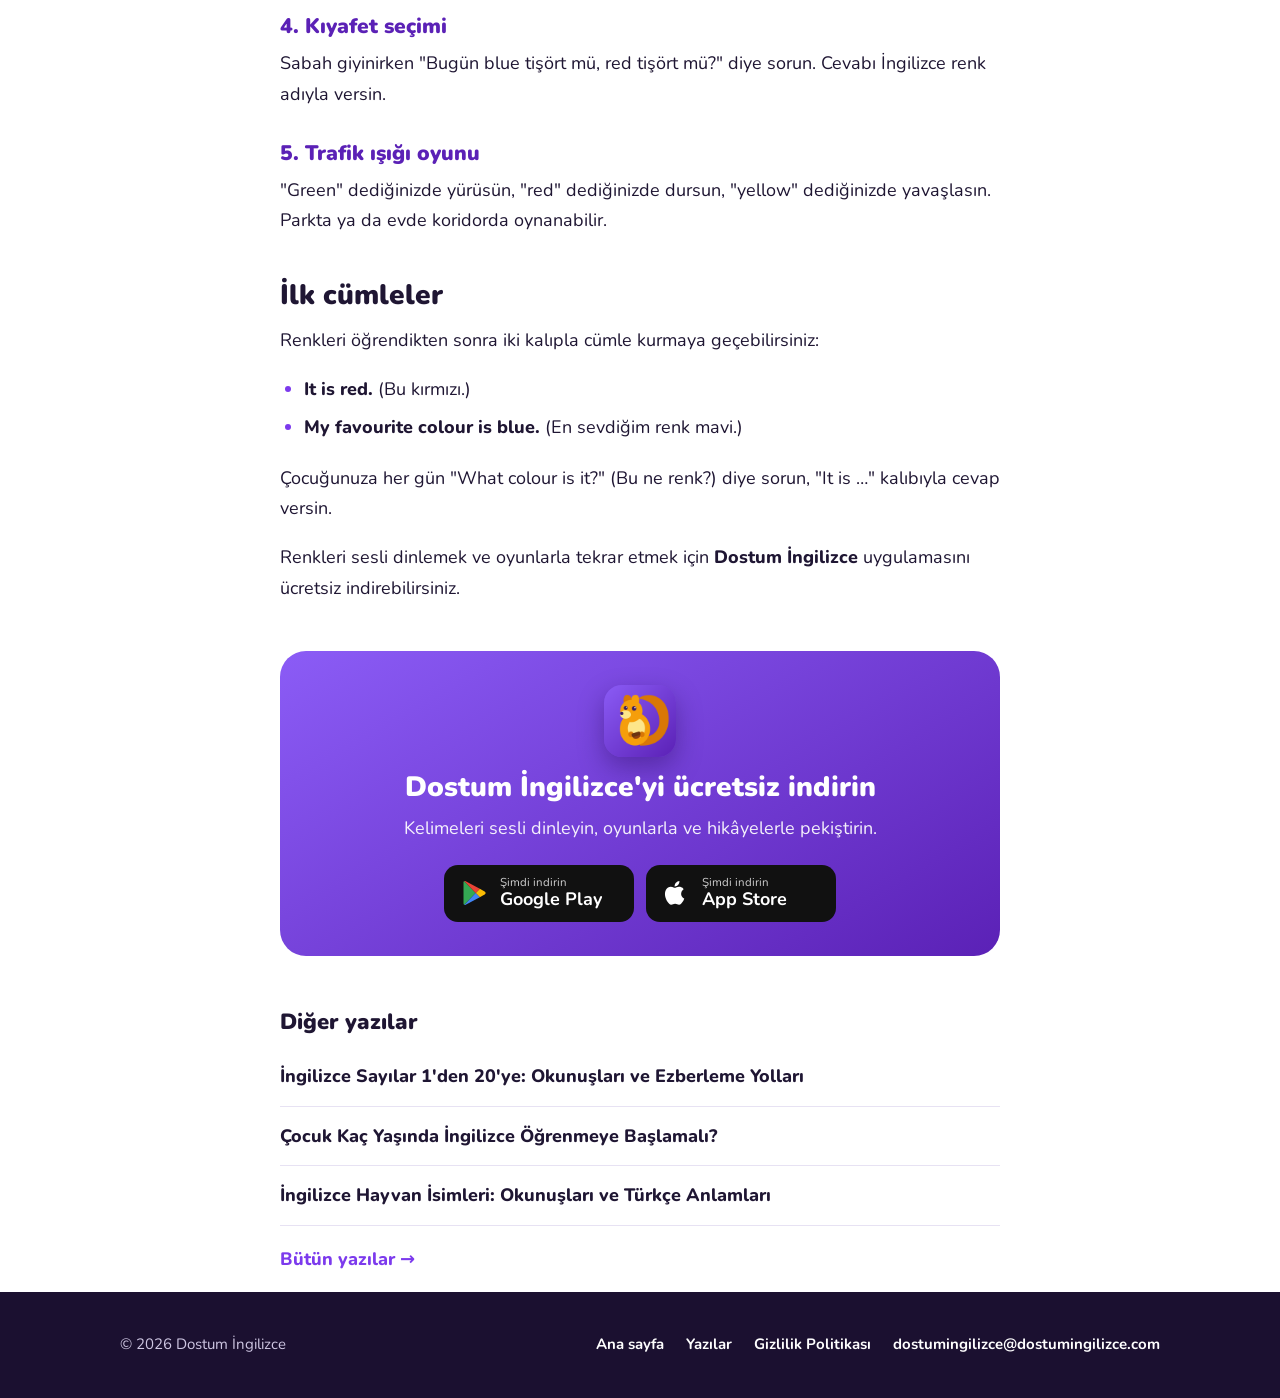
<file: yazilar/ingilizce-renkler-okunuslari/index.html>
<!doctype html>
<html lang="tr">
<head>
<script async src="https://www.googletagmanager.com/gtm.js?id=GTM-NDPLSR63"></script>
<script async src="https://www.googletagmanager.com/gtag/js?id=AW-18588037825"></script>
<script>
  window.dataLayer = window.dataLayer || [];
  function gtag(){dataLayer.push(arguments);}
  gtag('js', new Date());
  gtag('config', 'AW-18588037825');
  /* Mağaza düğmesine tıklama = Google Ads dönüşümü (sitede satın alma yok, satın alma uygulamada). */
  document.addEventListener('click', function (e) {
    var a = e.target.closest && e.target.closest('a[href*="play.google.com"],a[href*="apps.apple.com"]');
    if (a) gtag('event', 'conversion', {send_to: 'AW-18588037825/xSZ7CITy7LwdEMHlu59F', transport_type: 'beacon'});
  });
</script>
<meta charset="utf-8">
<meta name="viewport" content="width=device-width, initial-scale=1">
<title>İngilizce Renkler: Okunuşları ve Çocuklara Öğretmenin 5 Yolu</title>
<meta name="description" content="İngilizce renklerin Türkçe anlamları ve okunuşları. Çocuğunuza renkleri oyunla öğretmek için 5 kolay etkinlik.">
<link rel="canonical" href="https://www.dostumingilizce.com/yazilar/ingilizce-renkler-okunuslari/">
<link rel="icon" type="image/png" href="/favicon.png">
<link rel="apple-touch-icon" href="/img/ikon.png">
<meta property="og:type" content="article">
<meta property="og:site_name" content="Dostum İngilizce">
<meta property="og:locale" content="tr_TR">
<meta property="og:title" content="İngilizce Renkler: Okunuşları ve Çocuklara Öğretmenin 5 Yolu">
<meta property="og:description" content="İngilizce renklerin Türkçe anlamları ve okunuşları. Çocuğunuza renkleri oyunla öğretmek için 5 kolay etkinlik.">
<meta property="og:image" content="https://www.dostumingilizce.com/img/paylasim.png">
<meta property="og:url" content="https://www.dostumingilizce.com/yazilar/ingilizce-renkler-okunuslari/">
<meta name="twitter:card" content="summary_large_image">
<meta name="theme-color" content="#7c3aed">
<link rel="preconnect" href="https://fonts.googleapis.com">
<link rel="preconnect" href="https://fonts.gstatic.com" crossorigin>
<link href="https://fonts.googleapis.com/css2?family=Nunito:wght@500;700;800;900&amp;display=swap" rel="stylesheet">
<link rel="stylesheet" href="/yazilar/stil.css">
<script type="application/ld+json">{"@context":"https://schema.org","@type":"BlogPosting","headline":"İngilizce Renkler: Okunuşları ve Çocuklara Öğretmenin 5 Yolu","description":"İngilizce renklerin Türkçe anlamları ve okunuşları. Çocuğunuza renkleri oyunla öğretmek için 5 kolay etkinlik.","inLanguage":"tr","datePublished":"2026-11-14","dateModified":"2026-11-14","mainEntityOfPage":"https://www.dostumingilizce.com/yazilar/ingilizce-renkler-okunuslari/","image":"https://www.dostumingilizce.com/img/paylasim.png","author":{"@type":"Organization","name":"Dostum İngilizce","url":"https://www.dostumingilizce.com/","logo":{"@type":"ImageObject","url":"https://www.dostumingilizce.com/img/ikon.png"}},"publisher":{"@type":"Organization","name":"Dostum İngilizce","url":"https://www.dostumingilizce.com/","logo":{"@type":"ImageObject","url":"https://www.dostumingilizce.com/img/ikon.png"}}}</script>
<script type="application/ld+json">{"@context":"https://schema.org","@type":"BreadcrumbList","itemListElement":[{"@type":"ListItem","position":1,"name":"Ana sayfa","item":"https://www.dostumingilizce.com/"},{"@type":"ListItem","position":2,"name":"Yazılar","item":"https://www.dostumingilizce.com/yazilar/"},{"@type":"ListItem","position":3,"name":"İngilizce Renkler ve Okunuşları","item":"https://www.dostumingilizce.com/yazilar/ingilizce-renkler-okunuslari/"}]}</script>
</head>
<body>

<header class="ust">
  <div class="kap">
    <a class="marka" href="/"><img src="/img/ikon.png" alt="" width="36" height="36">Dostum İngilizce</a>
    <nav>
      <a href="/yazilar/">Yazılar</a>
      <a class="genis" href="/">Uygulama</a>
    </nav>
  </div>
</header>

<main class="kap dar">
  <nav class="iz" aria-label="Neredesiniz"><a href="/">Ana sayfa</a> › <a href="/yazilar/">Yazılar</a></nav>
  <article class="yazi">
    <h1>İngilizce Renkler ve Okunuşları</h1>
    <p class="tarih"><time datetime="2026-11-14">14 Kasım 2026</time> · Dostum İngilizce</p>
<p>Renkler, çocukların İngilizcede en hızlı öğrendiği konulardan biridir. Çünkü her yerde karşılarına çıkar ve hemen kullanılabilir. Aşağıda en sık kullanılan 11 rengi, okunuşlarını ve çocuğunuza öğretirken kullanabileceğiniz etkinlikleri bulacaksınız.</p>
<h2>Renkler tablosu</h2>
<div class="tablo-sar"><table>
<thead><tr><th>İngilizce</th><th>Okunuşu</th><th>Türkçesi</th></tr></thead>
<tbody>
<tr><td>red</td><td>red</td><td>kırmızı</td></tr>
<tr><td>blue</td><td>blu</td><td>mavi</td></tr>
<tr><td>green</td><td>griin</td><td>yeşil</td></tr>
<tr><td>yellow</td><td>yelo</td><td>sarı</td></tr>
<tr><td>orange</td><td>orınc</td><td>turuncu</td></tr>
<tr><td>purple</td><td>pörpıl</td><td>mor</td></tr>
<tr><td>pink</td><td>pink</td><td>pembe</td></tr>
<tr><td>black</td><td>blek</td><td>siyah</td></tr>
<tr><td>white</td><td>vayt</td><td>beyaz</td></tr>
<tr><td>brown</td><td>braun</td><td>kahverengi</td></tr>
<tr><td>grey</td><td>grey</td><td>gri</td></tr>
</tbody></table></div>
<p>Okunuşlar yaklaşık Türkçe karşılıklardır. Özellikle "purple" ve "orange" gibi kelimelerde doğru sesi duymak için kelimeyi sesli bir kaynaktan dinletmek faydalı olur.</p>
<h2>Renkleri öğretmenin 5 yolu</h2>
<h3>1. Renk avı</h3>
<p>"Find something blue!" deyin ve çocuğunuz evde mavi bir şey bulup getirsin. Her turda rengi değiştirin. Hem hareket eder hem kelimeyi duyarak öğrenir.</p>
<h3>2. Boyama yaparken konuşun</h3>
<p>Boyama kitabında hangi kalemi istediğini İngilizce söylemesini isteyin: "Red, please." Kalemi ancak rengi söylediğinde verin. Kısa sürede renkleri kendiliğinden kullanmaya başlar.</p>
<h3>3. Sofrada renkler</h3>
<p>Yemek masasındaki yiyeceklerin rengini birlikte söyleyin: domates "red", salatalık "green", muz "yellow". Her gün tekrar edildiği için kalıcı olur.</p>
<h3>4. Kıyafet seçimi</h3>
<p>Sabah giyinirken "Bugün blue tişört mü, red tişört mü?" diye sorun. Cevabı İngilizce renk adıyla versin.</p>
<h3>5. Trafik ışığı oyunu</h3>
<p>"Green" dediğinizde yürüsün, "red" dediğinizde dursun, "yellow" dediğinizde yavaşlasın. Parkta ya da evde koridorda oynanabilir.</p>
<h2>İlk cümleler</h2>
<p>Renkleri öğrendikten sonra iki kalıpla cümle kurmaya geçebilirsiniz:</p>
<ul>
<li><strong>It is red.</strong> (Bu kırmızı.)</li>
<li><strong>My favourite colour is blue.</strong> (En sevdiğim renk mavi.)</li>
</ul>
<p>Çocuğunuza her gün "What colour is it?" (Bu ne renk?) diye sorun, "It is …" kalıbıyla cevap versin.</p>
<p>Renkleri sesli dinlemek ve oyunlarla tekrar etmek için <strong>Dostum İngilizce</strong> uygulamasını ücretsiz indirebilirsiniz.</p>

  </article>

  <aside class="indir">
    <img src="/img/ikon.png" alt="Dostum İngilizce simgesi" width="72" height="72" loading="lazy">
    <h2>Dostum İngilizce'yi ücretsiz indirin</h2>
    <p>Kelimeleri sesli dinleyin, oyunlarla ve hikâyelerle pekiştirin.</p>
<div class="dugmeler">
  <a class="magaza android" data-goatcounter-click="play-yazi-ingilizce-renkler-okunuslari" data-goatcounter-title="Google Play düğmesi (yazı: ingilizce-renkler-okunuslari)" href="https://play.google.com/store/apps/details?id=com.dostum.ingilizce&amp;utm_source=dostumingilizce.com&amp;utm_campaign=yazi_ingilizce-renkler-okunuslari" rel="noopener">
    <svg viewBox="0 0 24 24" aria-hidden="true"><path fill="#34A853" d="M3.6 1.8 13.4 12l-9.8 10.2c-.4-.2-.6-.7-.6-1.2V3c0-.5.2-.9.6-1.2z"/><path fill="#FBBC04" d="m17 8.4-3.6 3.6L17 15.6l4.1-2.3c1.2-.7 1.2-1.9 0-2.6z"/><path fill="#4285F4" d="M3.6 22.2c.3.2.8.2 1.3-.1L17 15.6 13.4 12z"/><path fill="#EA4335" d="M3.6 1.8 13.4 12 17 8.4 4.9 1.9c-.5-.3-1-.3-1.3-.1z"/></svg>
    <span><small>Şimdi indirin</small><b>Google Play</b></span>
  </a>
  <a class="magaza ios" data-goatcounter-click="appstore-yazi-ingilizce-renkler-okunuslari" data-goatcounter-title="App Store düğmesi (yazı: ingilizce-renkler-okunuslari)" href="https://apps.apple.com/tr/app/id6828153724" rel="noopener">
    <svg viewBox="0 0 24 24" aria-hidden="true"><path fill="#fff" d="M16.4 12.6c0-2.6 2.1-3.8 2.2-3.9-1.2-1.8-3.1-2-3.7-2-1.6-.2-3.1.9-3.9.9-.8 0-2-.9-3.4-.9-1.7 0-3.3 1-4.2 2.6-1.8 3.1-.5 7.7 1.3 10.2.9 1.2 1.9 2.6 3.2 2.6 1.3-.1 1.8-.8 3.3-.8 1.6 0 2 .8 3.4.8 1.4 0 2.3-1.3 3.1-2.5 1-1.4 1.4-2.8 1.4-2.9 0 0-2.7-1-2.7-4.1zM13.9 4.9c.7-.9 1.2-2 1-3.2-1 0-2.3.7-3 1.6-.7.8-1.2 2-1.1 3.1 1.2.1 2.3-.6 3.1-1.5z"/></svg>
    <span><small>Şimdi indirin</small><b>App Store</b></span>
  </a>
</div>
  </aside>

  <section class="diger">
    <h2>Diğer yazılar</h2>
    <ul>
      <li><a href="/yazilar/ingilizce-sayilar-1-20-okunuslari/">İngilizce Sayılar 1'den 20'ye: Okunuşları ve Ezberleme Yolları</a></li>
      <li><a href="/yazilar/cocuk-kac-yasinda-ingilizce-ogrenmeli/">Çocuk Kaç Yaşında İngilizce Öğrenmeye Başlamalı?</a></li>
      <li><a href="/yazilar/ingilizce-hayvan-isimleri-okunuslari/">İngilizce Hayvan İsimleri: Okunuşları ve Türkçe Anlamları</a></li>
    </ul>
    <p><a class="hepsi" href="/yazilar/">Bütün yazılar →</a></p>
  </section>
</main>

<footer>
  <div class="kap">
    <div>© 2026 Dostum İngilizce</div>
    <div class="linkler">
      <a href="/">Ana sayfa</a>
      <a href="/yazilar/">Yazılar</a>
      <a href="/gizlilik.html">Gizlilik Politikası</a>
      <a href="mailto:dostumingilizce@dostumingilizce.com">dostumingilizce@dostumingilizce.com</a>
    </div>
  </div>
</footer>

<script data-goatcounter="https://dostumingilizce.goatcounter.com/count" async src="//gc.zgo.at/count.js"></script>
</body>
</html>
</file>
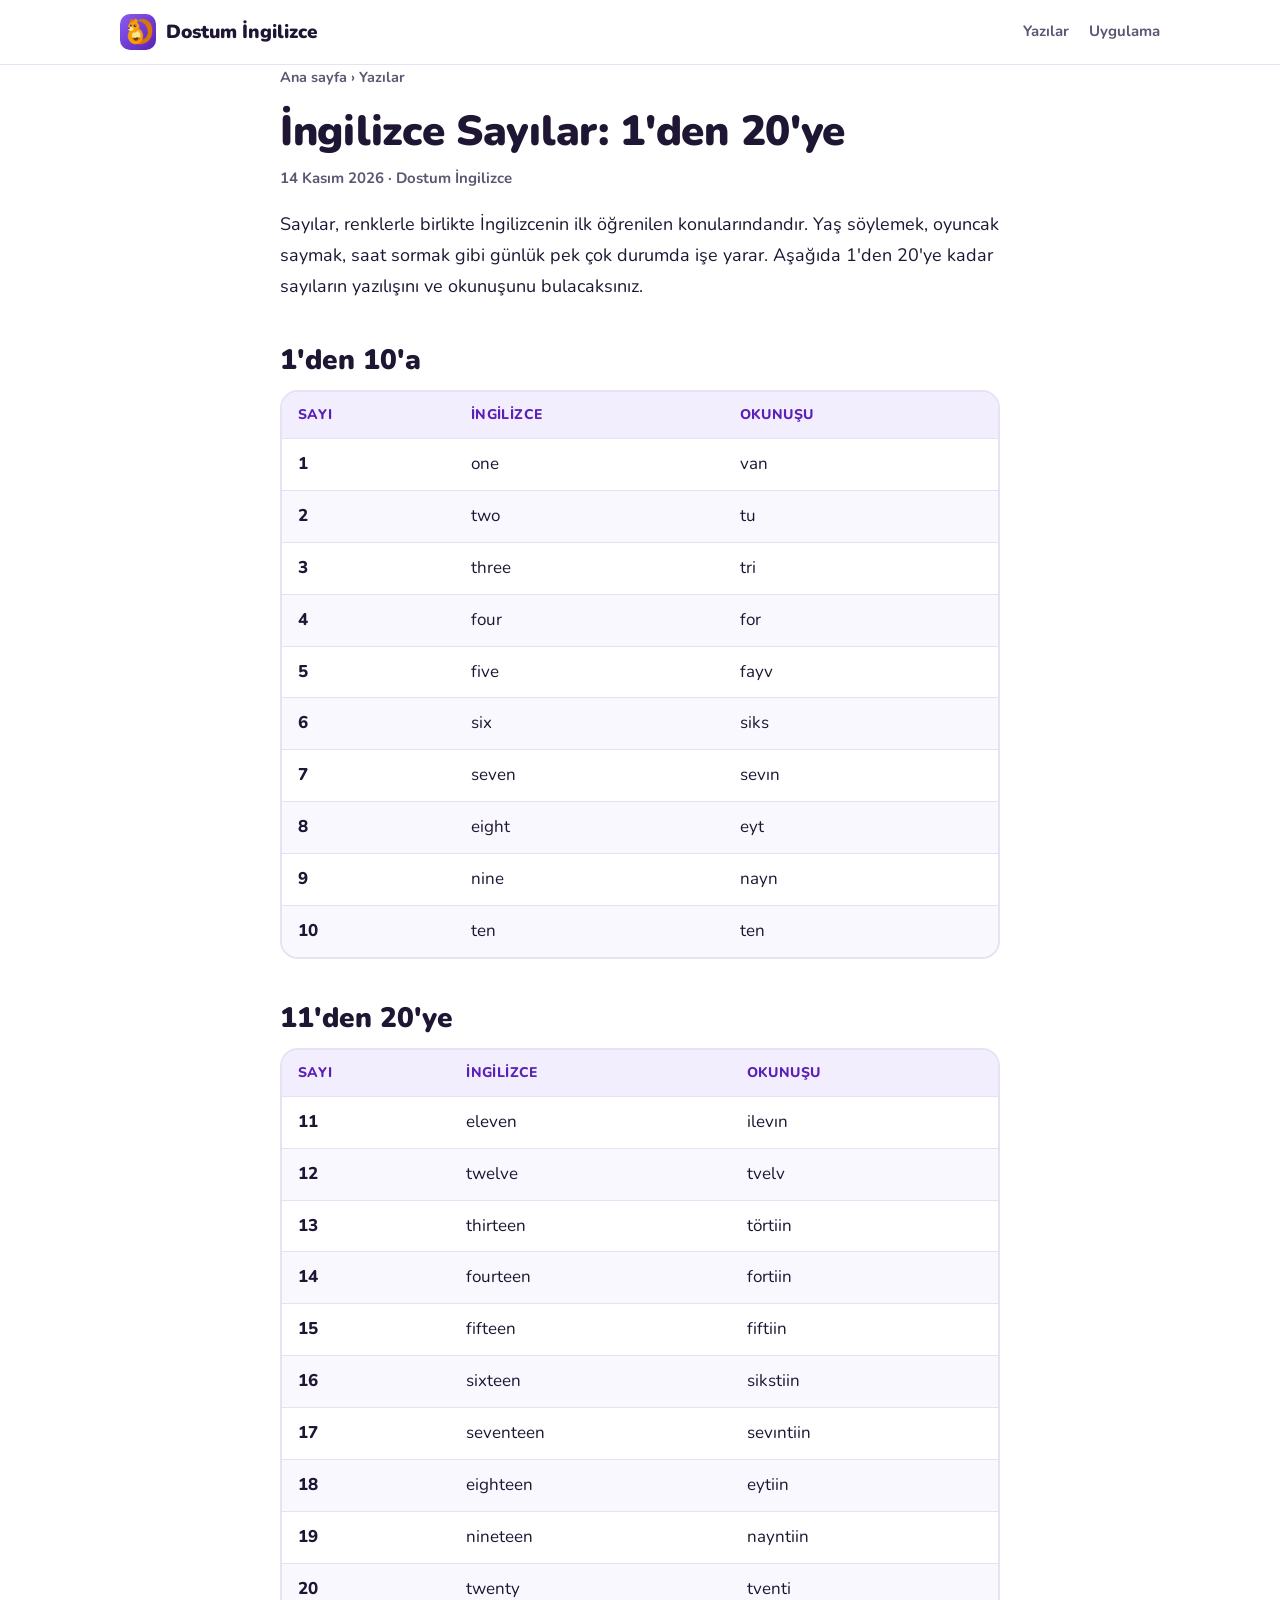
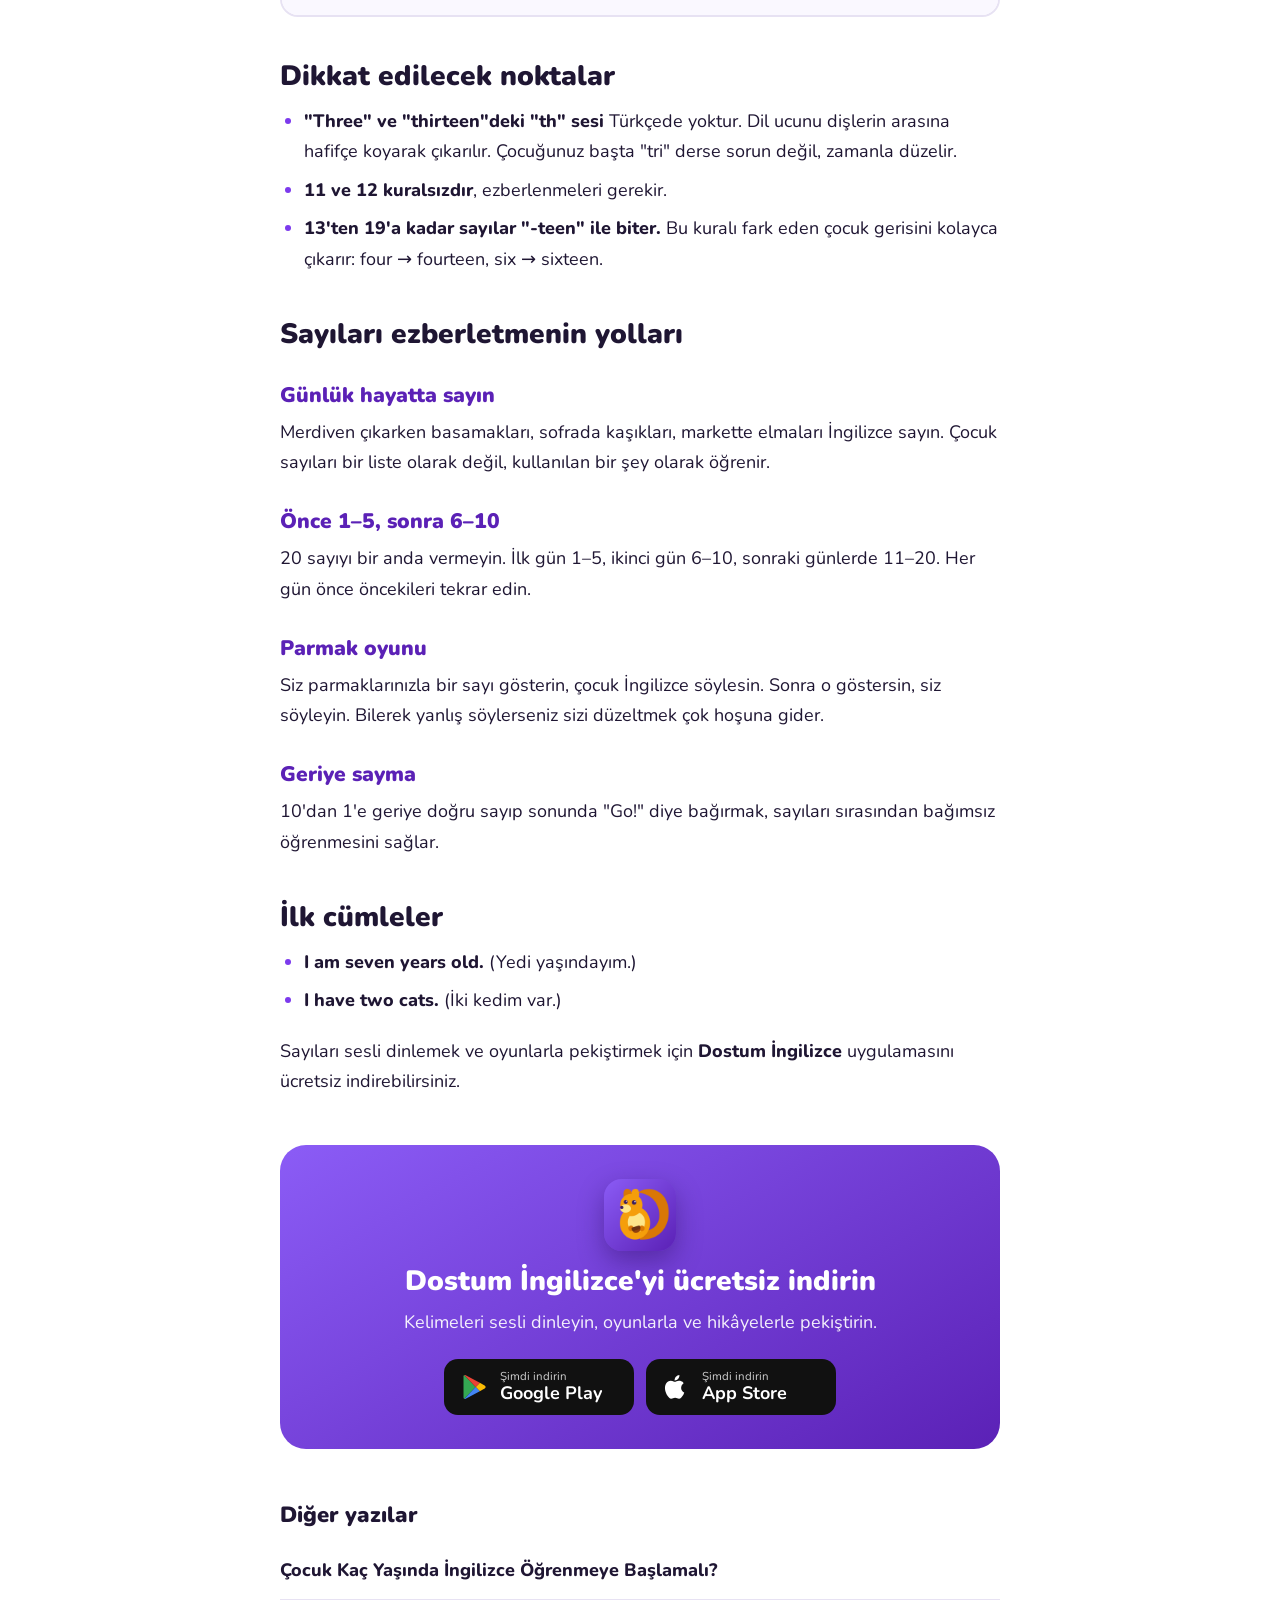
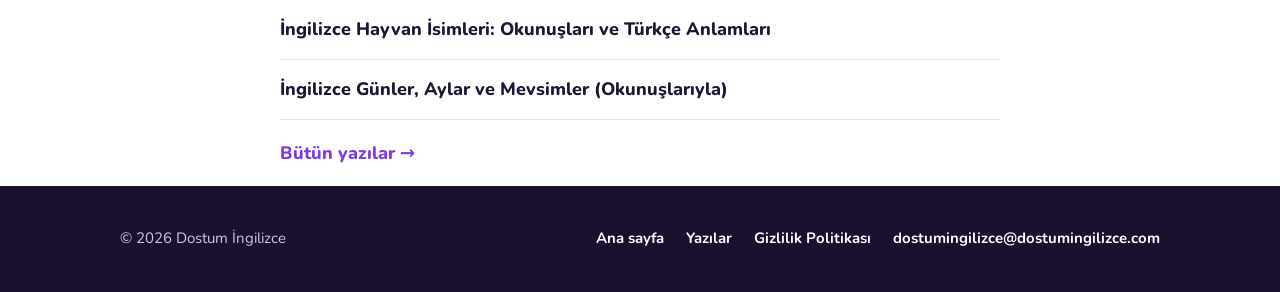
<file: yazilar/ingilizce-sayilar-1-20-okunuslari/index.html>
<!doctype html>
<html lang="tr">
<head>
<script async src="https://www.googletagmanager.com/gtm.js?id=GTM-NDPLSR63"></script>
<script async src="https://www.googletagmanager.com/gtag/js?id=AW-18588037825"></script>
<script>
  window.dataLayer = window.dataLayer || [];
  function gtag(){dataLayer.push(arguments);}
  gtag('js', new Date());
  gtag('config', 'AW-18588037825');
  /* Mağaza düğmesine tıklama = Google Ads dönüşümü (sitede satın alma yok, satın alma uygulamada). */
  document.addEventListener('click', function (e) {
    var a = e.target.closest && e.target.closest('a[href*="play.google.com"],a[href*="apps.apple.com"]');
    if (a) gtag('event', 'conversion', {send_to: 'AW-18588037825/xSZ7CITy7LwdEMHlu59F', transport_type: 'beacon'});
  });
</script>
<meta charset="utf-8">
<meta name="viewport" content="width=device-width, initial-scale=1">
<title>İngilizce Sayılar 1'den 20'ye: Okunuşları ve Ezberleme Yolları</title>
<meta name="description" content="1'den 20'ye İngilizce sayılar, yazılışları ve okunuşları. Çocukların sayıları kolayca ezberlemesi için pratik yöntemler.">
<link rel="canonical" href="https://www.dostumingilizce.com/yazilar/ingilizce-sayilar-1-20-okunuslari/">
<link rel="icon" type="image/png" href="/favicon.png">
<link rel="apple-touch-icon" href="/img/ikon.png">
<meta property="og:type" content="article">
<meta property="og:site_name" content="Dostum İngilizce">
<meta property="og:locale" content="tr_TR">
<meta property="og:title" content="İngilizce Sayılar 1'den 20'ye: Okunuşları ve Ezberleme Yolları">
<meta property="og:description" content="1'den 20'ye İngilizce sayılar, yazılışları ve okunuşları. Çocukların sayıları kolayca ezberlemesi için pratik yöntemler.">
<meta property="og:image" content="https://www.dostumingilizce.com/img/paylasim.png">
<meta property="og:url" content="https://www.dostumingilizce.com/yazilar/ingilizce-sayilar-1-20-okunuslari/">
<meta name="twitter:card" content="summary_large_image">
<meta name="theme-color" content="#7c3aed">
<link rel="preconnect" href="https://fonts.googleapis.com">
<link rel="preconnect" href="https://fonts.gstatic.com" crossorigin>
<link href="https://fonts.googleapis.com/css2?family=Nunito:wght@500;700;800;900&amp;display=swap" rel="stylesheet">
<link rel="stylesheet" href="/yazilar/stil.css">
<script type="application/ld+json">{"@context":"https://schema.org","@type":"BlogPosting","headline":"İngilizce Sayılar 1'den 20'ye: Okunuşları ve Ezberleme Yolları","description":"1'den 20'ye İngilizce sayılar, yazılışları ve okunuşları. Çocukların sayıları kolayca ezberlemesi için pratik yöntemler.","inLanguage":"tr","datePublished":"2026-11-14","dateModified":"2026-11-14","mainEntityOfPage":"https://www.dostumingilizce.com/yazilar/ingilizce-sayilar-1-20-okunuslari/","image":"https://www.dostumingilizce.com/img/paylasim.png","author":{"@type":"Organization","name":"Dostum İngilizce","url":"https://www.dostumingilizce.com/","logo":{"@type":"ImageObject","url":"https://www.dostumingilizce.com/img/ikon.png"}},"publisher":{"@type":"Organization","name":"Dostum İngilizce","url":"https://www.dostumingilizce.com/","logo":{"@type":"ImageObject","url":"https://www.dostumingilizce.com/img/ikon.png"}}}</script>
<script type="application/ld+json">{"@context":"https://schema.org","@type":"BreadcrumbList","itemListElement":[{"@type":"ListItem","position":1,"name":"Ana sayfa","item":"https://www.dostumingilizce.com/"},{"@type":"ListItem","position":2,"name":"Yazılar","item":"https://www.dostumingilizce.com/yazilar/"},{"@type":"ListItem","position":3,"name":"İngilizce Sayılar: 1'den 20'ye","item":"https://www.dostumingilizce.com/yazilar/ingilizce-sayilar-1-20-okunuslari/"}]}</script>
</head>
<body>

<header class="ust">
  <div class="kap">
    <a class="marka" href="/"><img src="/img/ikon.png" alt="" width="36" height="36">Dostum İngilizce</a>
    <nav>
      <a href="/yazilar/">Yazılar</a>
      <a class="genis" href="/">Uygulama</a>
    </nav>
  </div>
</header>

<main class="kap dar">
  <nav class="iz" aria-label="Neredesiniz"><a href="/">Ana sayfa</a> › <a href="/yazilar/">Yazılar</a></nav>
  <article class="yazi">
    <h1>İngilizce Sayılar: 1'den 20'ye</h1>
    <p class="tarih"><time datetime="2026-11-14">14 Kasım 2026</time> · Dostum İngilizce</p>
<p>Sayılar, renklerle birlikte İngilizcenin ilk öğrenilen konularındandır. Yaş söylemek, oyuncak saymak, saat sormak gibi günlük pek çok durumda işe yarar. Aşağıda 1'den 20'ye kadar sayıların yazılışını ve okunuşunu bulacaksınız.</p>
<h2>1'den 10'a</h2>
<div class="tablo-sar"><table>
<thead><tr><th>Sayı</th><th>İngilizce</th><th>Okunuşu</th></tr></thead>
<tbody>
<tr><td>1</td><td>one</td><td>van</td></tr>
<tr><td>2</td><td>two</td><td>tu</td></tr>
<tr><td>3</td><td>three</td><td>tri</td></tr>
<tr><td>4</td><td>four</td><td>for</td></tr>
<tr><td>5</td><td>five</td><td>fayv</td></tr>
<tr><td>6</td><td>six</td><td>siks</td></tr>
<tr><td>7</td><td>seven</td><td>sevın</td></tr>
<tr><td>8</td><td>eight</td><td>eyt</td></tr>
<tr><td>9</td><td>nine</td><td>nayn</td></tr>
<tr><td>10</td><td>ten</td><td>ten</td></tr>
</tbody></table></div>
<h2>11'den 20'ye</h2>
<div class="tablo-sar"><table>
<thead><tr><th>Sayı</th><th>İngilizce</th><th>Okunuşu</th></tr></thead>
<tbody>
<tr><td>11</td><td>eleven</td><td>ilevın</td></tr>
<tr><td>12</td><td>twelve</td><td>tvelv</td></tr>
<tr><td>13</td><td>thirteen</td><td>törtiin</td></tr>
<tr><td>14</td><td>fourteen</td><td>fortiin</td></tr>
<tr><td>15</td><td>fifteen</td><td>fiftiin</td></tr>
<tr><td>16</td><td>sixteen</td><td>sikstiin</td></tr>
<tr><td>17</td><td>seventeen</td><td>sevıntiin</td></tr>
<tr><td>18</td><td>eighteen</td><td>eytiin</td></tr>
<tr><td>19</td><td>nineteen</td><td>nayntiin</td></tr>
<tr><td>20</td><td>twenty</td><td>tventi</td></tr>
</tbody></table></div>
<h2>Dikkat edilecek noktalar</h2>
<ul>
<li><strong>"Three" ve "thirteen"deki "th" sesi</strong> Türkçede yoktur. Dil ucunu dişlerin arasına hafifçe koyarak çıkarılır. Çocuğunuz başta "tri" derse sorun değil, zamanla düzelir.</li>
<li><strong>11 ve 12 kuralsızdır</strong>, ezberlenmeleri gerekir.</li>
<li><strong>13'ten 19'a kadar sayılar "-teen" ile biter.</strong> Bu kuralı fark eden çocuk gerisini kolayca çıkarır: four → fourteen, six → sixteen.</li>
</ul>
<h2>Sayıları ezberletmenin yolları</h2>
<h3>Günlük hayatta sayın</h3>
<p>Merdiven çıkarken basamakları, sofrada kaşıkları, markette elmaları İngilizce sayın. Çocuk sayıları bir liste olarak değil, kullanılan bir şey olarak öğrenir.</p>
<h3>Önce 1–5, sonra 6–10</h3>
<p>20 sayıyı bir anda vermeyin. İlk gün 1–5, ikinci gün 6–10, sonraki günlerde 11–20. Her gün önce öncekileri tekrar edin.</p>
<h3>Parmak oyunu</h3>
<p>Siz parmaklarınızla bir sayı gösterin, çocuk İngilizce söylesin. Sonra o göstersin, siz söyleyin. Bilerek yanlış söylerseniz sizi düzeltmek çok hoşuna gider.</p>
<h3>Geriye sayma</h3>
<p>10'dan 1'e geriye doğru sayıp sonunda "Go!" diye bağırmak, sayıları sırasından bağımsız öğrenmesini sağlar.</p>
<h2>İlk cümleler</h2>
<ul>
<li><strong>I am seven years old.</strong> (Yedi yaşındayım.)</li>
<li><strong>I have two cats.</strong> (İki kedim var.)</li>
</ul>
<p>Sayıları sesli dinlemek ve oyunlarla pekiştirmek için <strong>Dostum İngilizce</strong> uygulamasını ücretsiz indirebilirsiniz.</p>

  </article>

  <aside class="indir">
    <img src="/img/ikon.png" alt="Dostum İngilizce simgesi" width="72" height="72" loading="lazy">
    <h2>Dostum İngilizce'yi ücretsiz indirin</h2>
    <p>Kelimeleri sesli dinleyin, oyunlarla ve hikâyelerle pekiştirin.</p>
<div class="dugmeler">
  <a class="magaza android" data-goatcounter-click="play-yazi-ingilizce-sayilar-1-20-okunuslari" data-goatcounter-title="Google Play düğmesi (yazı: ingilizce-sayilar-1-20-okunuslari)" href="https://play.google.com/store/apps/details?id=com.dostum.ingilizce&amp;utm_source=dostumingilizce.com&amp;utm_campaign=yazi_ingilizce-sayilar-1-20-okunuslari" rel="noopener">
    <svg viewBox="0 0 24 24" aria-hidden="true"><path fill="#34A853" d="M3.6 1.8 13.4 12l-9.8 10.2c-.4-.2-.6-.7-.6-1.2V3c0-.5.2-.9.6-1.2z"/><path fill="#FBBC04" d="m17 8.4-3.6 3.6L17 15.6l4.1-2.3c1.2-.7 1.2-1.9 0-2.6z"/><path fill="#4285F4" d="M3.6 22.2c.3.2.8.2 1.3-.1L17 15.6 13.4 12z"/><path fill="#EA4335" d="M3.6 1.8 13.4 12 17 8.4 4.9 1.9c-.5-.3-1-.3-1.3-.1z"/></svg>
    <span><small>Şimdi indirin</small><b>Google Play</b></span>
  </a>
  <a class="magaza ios" data-goatcounter-click="appstore-yazi-ingilizce-sayilar-1-20-okunuslari" data-goatcounter-title="App Store düğmesi (yazı: ingilizce-sayilar-1-20-okunuslari)" href="https://apps.apple.com/tr/app/id6828153724" rel="noopener">
    <svg viewBox="0 0 24 24" aria-hidden="true"><path fill="#fff" d="M16.4 12.6c0-2.6 2.1-3.8 2.2-3.9-1.2-1.8-3.1-2-3.7-2-1.6-.2-3.1.9-3.9.9-.8 0-2-.9-3.4-.9-1.7 0-3.3 1-4.2 2.6-1.8 3.1-.5 7.7 1.3 10.2.9 1.2 1.9 2.6 3.2 2.6 1.3-.1 1.8-.8 3.3-.8 1.6 0 2 .8 3.4.8 1.4 0 2.3-1.3 3.1-2.5 1-1.4 1.4-2.8 1.4-2.9 0 0-2.7-1-2.7-4.1zM13.9 4.9c.7-.9 1.2-2 1-3.2-1 0-2.3.7-3 1.6-.7.8-1.2 2-1.1 3.1 1.2.1 2.3-.6 3.1-1.5z"/></svg>
    <span><small>Şimdi indirin</small><b>App Store</b></span>
  </a>
</div>
  </aside>

  <section class="diger">
    <h2>Diğer yazılar</h2>
    <ul>
      <li><a href="/yazilar/cocuk-kac-yasinda-ingilizce-ogrenmeli/">Çocuk Kaç Yaşında İngilizce Öğrenmeye Başlamalı?</a></li>
      <li><a href="/yazilar/ingilizce-hayvan-isimleri-okunuslari/">İngilizce Hayvan İsimleri: Okunuşları ve Türkçe Anlamları</a></li>
      <li><a href="/yazilar/ingilizce-gunler-aylar-mevsimler/">İngilizce Günler, Aylar ve Mevsimler (Okunuşlarıyla)</a></li>
    </ul>
    <p><a class="hepsi" href="/yazilar/">Bütün yazılar →</a></p>
  </section>
</main>

<footer>
  <div class="kap">
    <div>© 2026 Dostum İngilizce</div>
    <div class="linkler">
      <a href="/">Ana sayfa</a>
      <a href="/yazilar/">Yazılar</a>
      <a href="/gizlilik.html">Gizlilik Politikası</a>
      <a href="mailto:dostumingilizce@dostumingilizce.com">dostumingilizce@dostumingilizce.com</a>
    </div>
  </div>
</footer>

<script data-goatcounter="https://dostumingilizce.goatcounter.com/count" async src="//gc.zgo.at/count.js"></script>
</body>
</html>
</file>
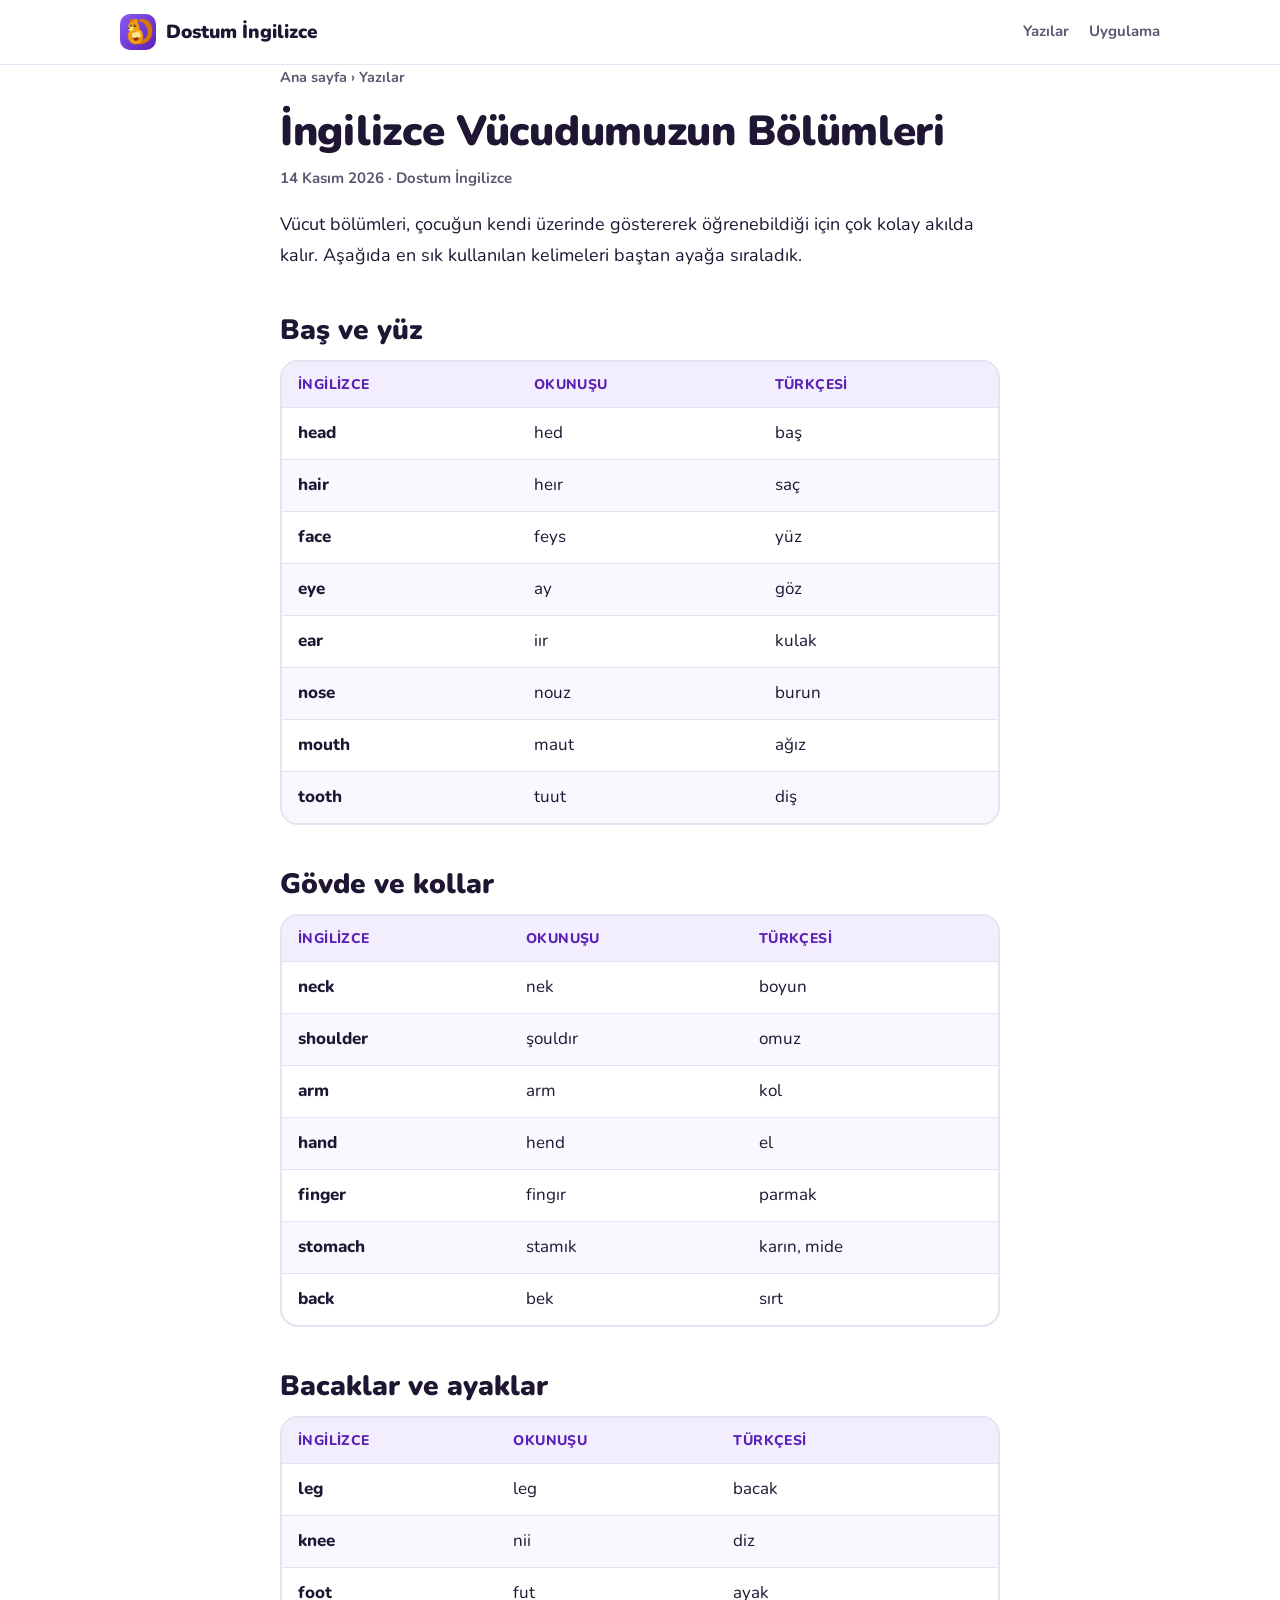
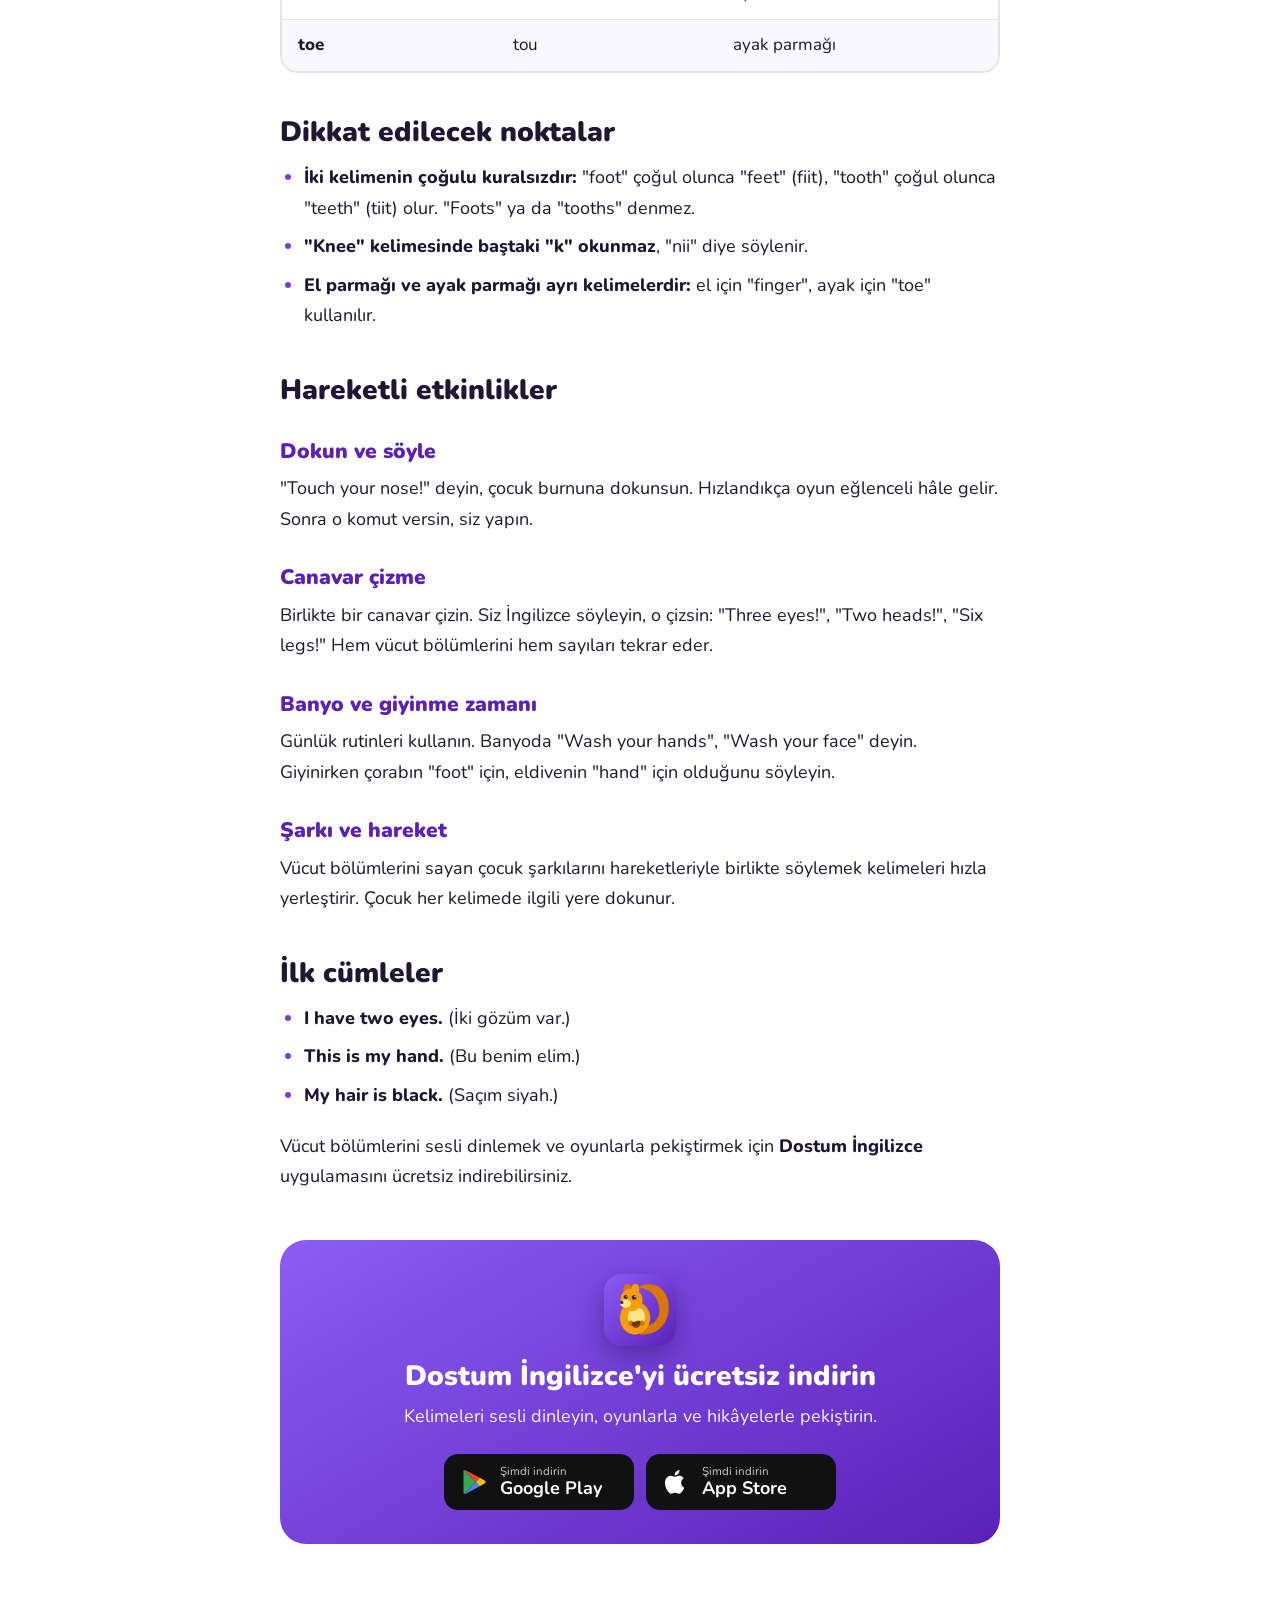
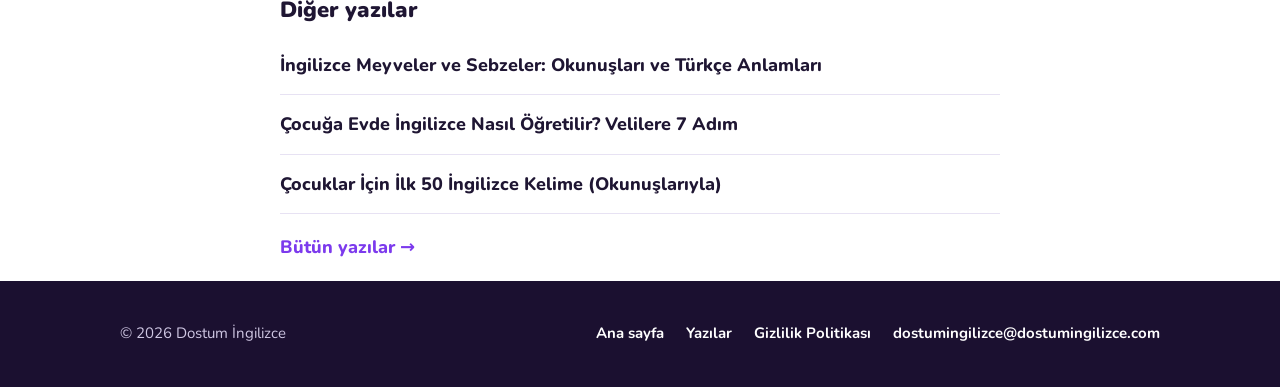
<file: yazilar/ingilizce-vucudumuzun-bolumleri/index.html>
<!doctype html>
<html lang="tr">
<head>
<script async src="https://www.googletagmanager.com/gtm.js?id=GTM-NDPLSR63"></script>
<script async src="https://www.googletagmanager.com/gtag/js?id=AW-18588037825"></script>
<script>
  window.dataLayer = window.dataLayer || [];
  function gtag(){dataLayer.push(arguments);}
  gtag('js', new Date());
  gtag('config', 'AW-18588037825');
  /* Mağaza düğmesine tıklama = Google Ads dönüşümü (sitede satın alma yok, satın alma uygulamada). */
  document.addEventListener('click', function (e) {
    var a = e.target.closest && e.target.closest('a[href*="play.google.com"],a[href*="apps.apple.com"]');
    if (a) gtag('event', 'conversion', {send_to: 'AW-18588037825/xSZ7CITy7LwdEMHlu59F', transport_type: 'beacon'});
  });
</script>
<meta charset="utf-8">
<meta name="viewport" content="width=device-width, initial-scale=1">
<title>İngilizce Vücudumuzun Bölümleri: Okunuşları ve Etkinlikler</title>
<meta name="description" content="Baş, göz, el, ayak ve diğer vücut bölümleri İngilizce nasıl söylenir? Okunuşları, çoğul kuralları ve çocuklar için hareketli etkinlikler.">
<link rel="canonical" href="https://www.dostumingilizce.com/yazilar/ingilizce-vucudumuzun-bolumleri/">
<link rel="icon" type="image/png" href="/favicon.png">
<link rel="apple-touch-icon" href="/img/ikon.png">
<meta property="og:type" content="article">
<meta property="og:site_name" content="Dostum İngilizce">
<meta property="og:locale" content="tr_TR">
<meta property="og:title" content="İngilizce Vücudumuzun Bölümleri: Okunuşları ve Etkinlikler">
<meta property="og:description" content="Baş, göz, el, ayak ve diğer vücut bölümleri İngilizce nasıl söylenir? Okunuşları, çoğul kuralları ve çocuklar için hareketli etkinlikler.">
<meta property="og:image" content="https://www.dostumingilizce.com/img/paylasim.png">
<meta property="og:url" content="https://www.dostumingilizce.com/yazilar/ingilizce-vucudumuzun-bolumleri/">
<meta name="twitter:card" content="summary_large_image">
<meta name="theme-color" content="#7c3aed">
<link rel="preconnect" href="https://fonts.googleapis.com">
<link rel="preconnect" href="https://fonts.gstatic.com" crossorigin>
<link href="https://fonts.googleapis.com/css2?family=Nunito:wght@500;700;800;900&amp;display=swap" rel="stylesheet">
<link rel="stylesheet" href="/yazilar/stil.css">
<script type="application/ld+json">{"@context":"https://schema.org","@type":"BlogPosting","headline":"İngilizce Vücudumuzun Bölümleri: Okunuşları ve Etkinlikler","description":"Baş, göz, el, ayak ve diğer vücut bölümleri İngilizce nasıl söylenir? Okunuşları, çoğul kuralları ve çocuklar için hareketli etkinlikler.","inLanguage":"tr","datePublished":"2026-11-14","dateModified":"2026-11-14","mainEntityOfPage":"https://www.dostumingilizce.com/yazilar/ingilizce-vucudumuzun-bolumleri/","image":"https://www.dostumingilizce.com/img/paylasim.png","author":{"@type":"Organization","name":"Dostum İngilizce","url":"https://www.dostumingilizce.com/","logo":{"@type":"ImageObject","url":"https://www.dostumingilizce.com/img/ikon.png"}},"publisher":{"@type":"Organization","name":"Dostum İngilizce","url":"https://www.dostumingilizce.com/","logo":{"@type":"ImageObject","url":"https://www.dostumingilizce.com/img/ikon.png"}}}</script>
<script type="application/ld+json">{"@context":"https://schema.org","@type":"BreadcrumbList","itemListElement":[{"@type":"ListItem","position":1,"name":"Ana sayfa","item":"https://www.dostumingilizce.com/"},{"@type":"ListItem","position":2,"name":"Yazılar","item":"https://www.dostumingilizce.com/yazilar/"},{"@type":"ListItem","position":3,"name":"İngilizce Vücudumuzun Bölümleri","item":"https://www.dostumingilizce.com/yazilar/ingilizce-vucudumuzun-bolumleri/"}]}</script>
</head>
<body>

<header class="ust">
  <div class="kap">
    <a class="marka" href="/"><img src="/img/ikon.png" alt="" width="36" height="36">Dostum İngilizce</a>
    <nav>
      <a href="/yazilar/">Yazılar</a>
      <a class="genis" href="/">Uygulama</a>
    </nav>
  </div>
</header>

<main class="kap dar">
  <nav class="iz" aria-label="Neredesiniz"><a href="/">Ana sayfa</a> › <a href="/yazilar/">Yazılar</a></nav>
  <article class="yazi">
    <h1>İngilizce Vücudumuzun Bölümleri</h1>
    <p class="tarih"><time datetime="2026-11-14">14 Kasım 2026</time> · Dostum İngilizce</p>
<p>Vücut bölümleri, çocuğun kendi üzerinde göstererek öğrenebildiği için çok kolay akılda kalır. Aşağıda en sık kullanılan kelimeleri baştan ayağa sıraladık.</p>
<h2>Baş ve yüz</h2>
<div class="tablo-sar"><table>
<thead><tr><th>İngilizce</th><th>Okunuşu</th><th>Türkçesi</th></tr></thead>
<tbody>
<tr><td>head</td><td>hed</td><td>baş</td></tr>
<tr><td>hair</td><td>heır</td><td>saç</td></tr>
<tr><td>face</td><td>feys</td><td>yüz</td></tr>
<tr><td>eye</td><td>ay</td><td>göz</td></tr>
<tr><td>ear</td><td>iır</td><td>kulak</td></tr>
<tr><td>nose</td><td>nouz</td><td>burun</td></tr>
<tr><td>mouth</td><td>maut</td><td>ağız</td></tr>
<tr><td>tooth</td><td>tuut</td><td>diş</td></tr>
</tbody></table></div>
<h2>Gövde ve kollar</h2>
<div class="tablo-sar"><table>
<thead><tr><th>İngilizce</th><th>Okunuşu</th><th>Türkçesi</th></tr></thead>
<tbody>
<tr><td>neck</td><td>nek</td><td>boyun</td></tr>
<tr><td>shoulder</td><td>şouldır</td><td>omuz</td></tr>
<tr><td>arm</td><td>arm</td><td>kol</td></tr>
<tr><td>hand</td><td>hend</td><td>el</td></tr>
<tr><td>finger</td><td>fingır</td><td>parmak</td></tr>
<tr><td>stomach</td><td>stamık</td><td>karın, mide</td></tr>
<tr><td>back</td><td>bek</td><td>sırt</td></tr>
</tbody></table></div>
<h2>Bacaklar ve ayaklar</h2>
<div class="tablo-sar"><table>
<thead><tr><th>İngilizce</th><th>Okunuşu</th><th>Türkçesi</th></tr></thead>
<tbody>
<tr><td>leg</td><td>leg</td><td>bacak</td></tr>
<tr><td>knee</td><td>nii</td><td>diz</td></tr>
<tr><td>foot</td><td>fut</td><td>ayak</td></tr>
<tr><td>toe</td><td>tou</td><td>ayak parmağı</td></tr>
</tbody></table></div>
<h2>Dikkat edilecek noktalar</h2>
<ul>
<li><strong>İki kelimenin çoğulu kuralsızdır:</strong> "foot" çoğul olunca "feet" (fiit), "tooth" çoğul olunca "teeth" (tiit) olur. "Foots" ya da "tooths" denmez.</li>
<li><strong>"Knee" kelimesinde baştaki "k" okunmaz</strong>, "nii" diye söylenir.</li>
<li><strong>El parmağı ve ayak parmağı ayrı kelimelerdir:</strong> el için "finger", ayak için "toe" kullanılır.</li>
</ul>
<h2>Hareketli etkinlikler</h2>
<h3>Dokun ve söyle</h3>
<p>"Touch your nose!" deyin, çocuk burnuna dokunsun. Hızlandıkça oyun eğlenceli hâle gelir. Sonra o komut versin, siz yapın.</p>
<h3>Canavar çizme</h3>
<p>Birlikte bir canavar çizin. Siz İngilizce söyleyin, o çizsin: "Three eyes!", "Two heads!", "Six legs!" Hem vücut bölümlerini hem sayıları tekrar eder.</p>
<h3>Banyo ve giyinme zamanı</h3>
<p>Günlük rutinleri kullanın. Banyoda "Wash your hands", "Wash your face" deyin. Giyinirken çorabın "foot" için, eldivenin "hand" için olduğunu söyleyin.</p>
<h3>Şarkı ve hareket</h3>
<p>Vücut bölümlerini sayan çocuk şarkılarını hareketleriyle birlikte söylemek kelimeleri hızla yerleştirir. Çocuk her kelimede ilgili yere dokunur.</p>
<h2>İlk cümleler</h2>
<ul>
<li><strong>I have two eyes.</strong> (İki gözüm var.)</li>
<li><strong>This is my hand.</strong> (Bu benim elim.)</li>
<li><strong>My hair is black.</strong> (Saçım siyah.)</li>
</ul>
<p>Vücut bölümlerini sesli dinlemek ve oyunlarla pekiştirmek için <strong>Dostum İngilizce</strong> uygulamasını ücretsiz indirebilirsiniz.</p>

  </article>

  <aside class="indir">
    <img src="/img/ikon.png" alt="Dostum İngilizce simgesi" width="72" height="72" loading="lazy">
    <h2>Dostum İngilizce'yi ücretsiz indirin</h2>
    <p>Kelimeleri sesli dinleyin, oyunlarla ve hikâyelerle pekiştirin.</p>
<div class="dugmeler">
  <a class="magaza android" data-goatcounter-click="play-yazi-ingilizce-vucudumuzun-bolumleri" data-goatcounter-title="Google Play düğmesi (yazı: ingilizce-vucudumuzun-bolumleri)" href="https://play.google.com/store/apps/details?id=com.dostum.ingilizce&amp;utm_source=dostumingilizce.com&amp;utm_campaign=yazi_ingilizce-vucudumuzun-bolumleri" rel="noopener">
    <svg viewBox="0 0 24 24" aria-hidden="true"><path fill="#34A853" d="M3.6 1.8 13.4 12l-9.8 10.2c-.4-.2-.6-.7-.6-1.2V3c0-.5.2-.9.6-1.2z"/><path fill="#FBBC04" d="m17 8.4-3.6 3.6L17 15.6l4.1-2.3c1.2-.7 1.2-1.9 0-2.6z"/><path fill="#4285F4" d="M3.6 22.2c.3.2.8.2 1.3-.1L17 15.6 13.4 12z"/><path fill="#EA4335" d="M3.6 1.8 13.4 12 17 8.4 4.9 1.9c-.5-.3-1-.3-1.3-.1z"/></svg>
    <span><small>Şimdi indirin</small><b>Google Play</b></span>
  </a>
  <a class="magaza ios" data-goatcounter-click="appstore-yazi-ingilizce-vucudumuzun-bolumleri" data-goatcounter-title="App Store düğmesi (yazı: ingilizce-vucudumuzun-bolumleri)" href="https://apps.apple.com/tr/app/id6828153724" rel="noopener">
    <svg viewBox="0 0 24 24" aria-hidden="true"><path fill="#fff" d="M16.4 12.6c0-2.6 2.1-3.8 2.2-3.9-1.2-1.8-3.1-2-3.7-2-1.6-.2-3.1.9-3.9.9-.8 0-2-.9-3.4-.9-1.7 0-3.3 1-4.2 2.6-1.8 3.1-.5 7.7 1.3 10.2.9 1.2 1.9 2.6 3.2 2.6 1.3-.1 1.8-.8 3.3-.8 1.6 0 2 .8 3.4.8 1.4 0 2.3-1.3 3.1-2.5 1-1.4 1.4-2.8 1.4-2.9 0 0-2.7-1-2.7-4.1zM13.9 4.9c.7-.9 1.2-2 1-3.2-1 0-2.3.7-3 1.6-.7.8-1.2 2-1.1 3.1 1.2.1 2.3-.6 3.1-1.5z"/></svg>
    <span><small>Şimdi indirin</small><b>App Store</b></span>
  </a>
</div>
  </aside>

  <section class="diger">
    <h2>Diğer yazılar</h2>
    <ul>
      <li><a href="/yazilar/ingilizce-meyveler-sebzeler-okunuslari/">İngilizce Meyveler ve Sebzeler: Okunuşları ve Türkçe Anlamları</a></li>
      <li><a href="/yazilar/cocuga-evde-ingilizce-nasil-ogretilir/">Çocuğa Evde İngilizce Nasıl Öğretilir? Velilere 7 Adım</a></li>
      <li><a href="/yazilar/cocuklar-icin-ilk-50-ingilizce-kelime/">Çocuklar İçin İlk 50 İngilizce Kelime (Okunuşlarıyla)</a></li>
    </ul>
    <p><a class="hepsi" href="/yazilar/">Bütün yazılar →</a></p>
  </section>
</main>

<footer>
  <div class="kap">
    <div>© 2026 Dostum İngilizce</div>
    <div class="linkler">
      <a href="/">Ana sayfa</a>
      <a href="/yazilar/">Yazılar</a>
      <a href="/gizlilik.html">Gizlilik Politikası</a>
      <a href="mailto:dostumingilizce@dostumingilizce.com">dostumingilizce@dostumingilizce.com</a>
    </div>
  </div>
</footer>

<script data-goatcounter="https://dostumingilizce.goatcounter.com/count" async src="//gc.zgo.at/count.js"></script>
</body>
</html>
</file>
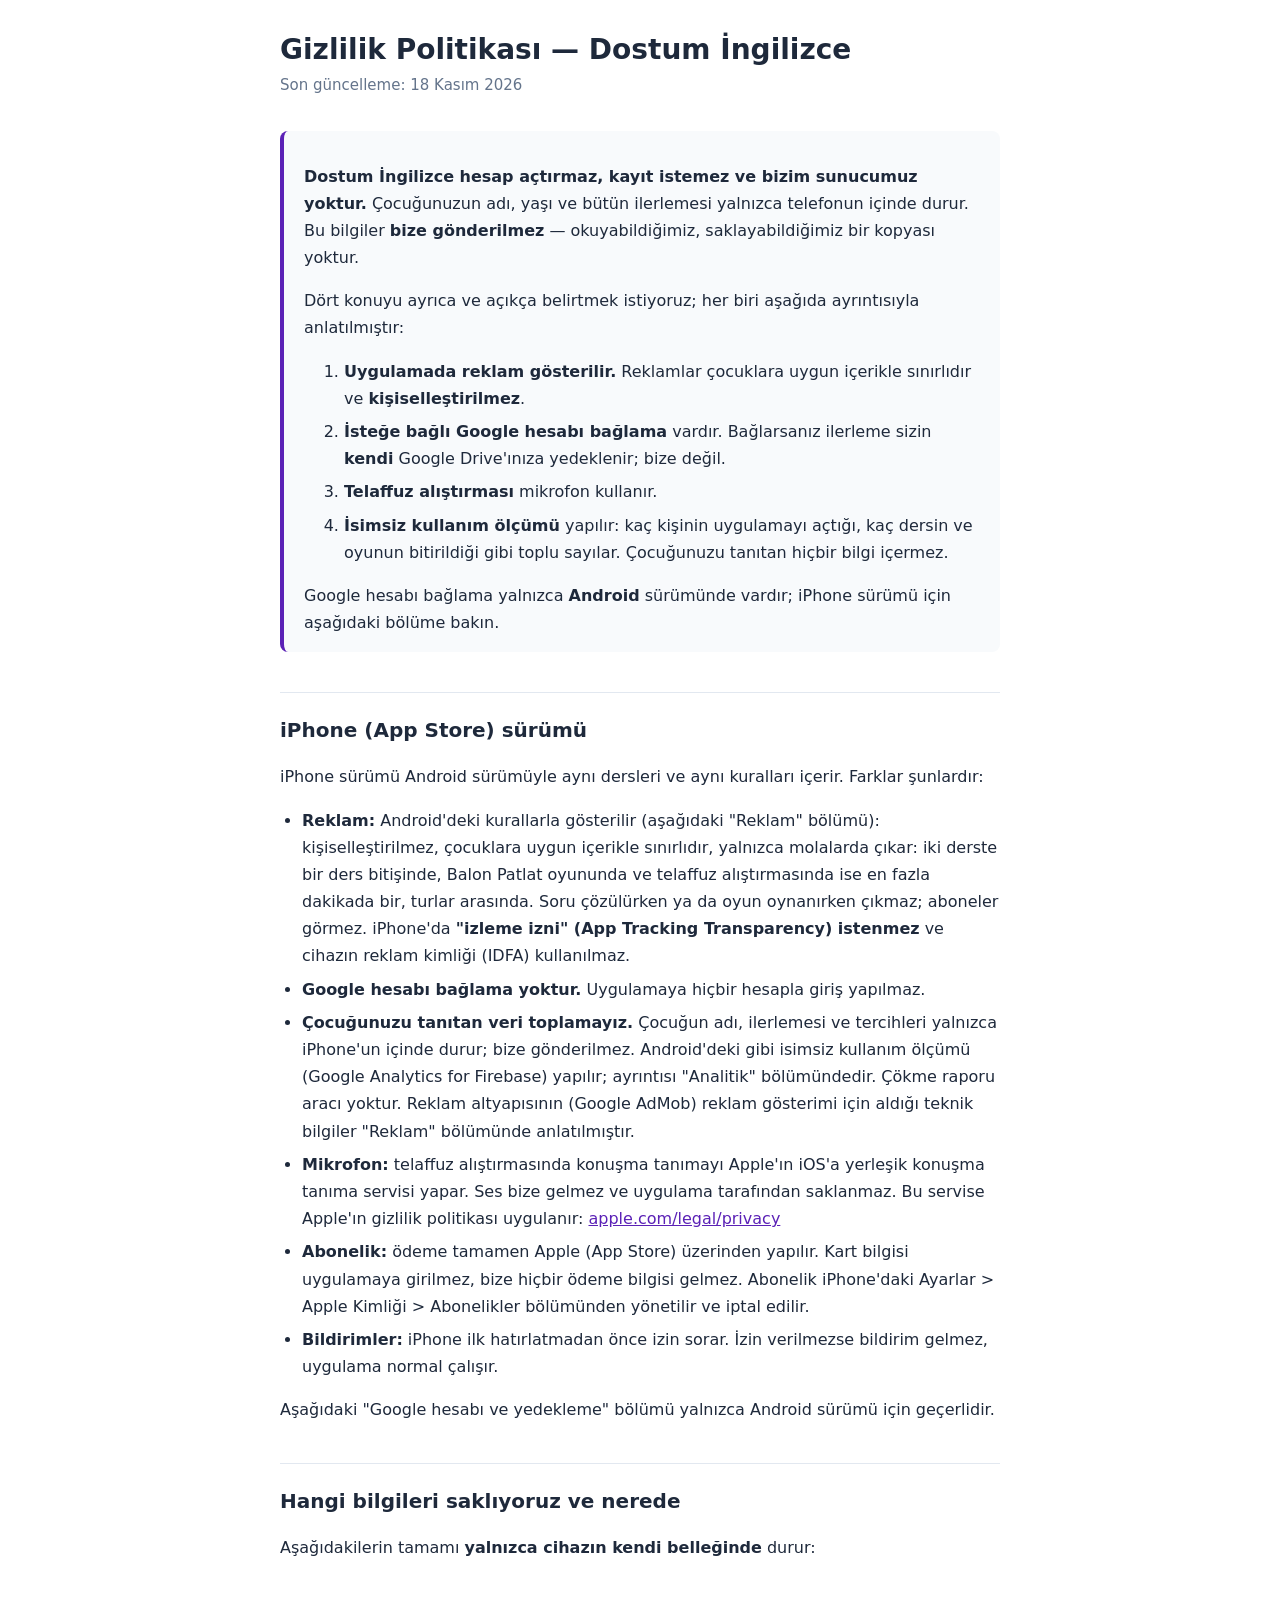
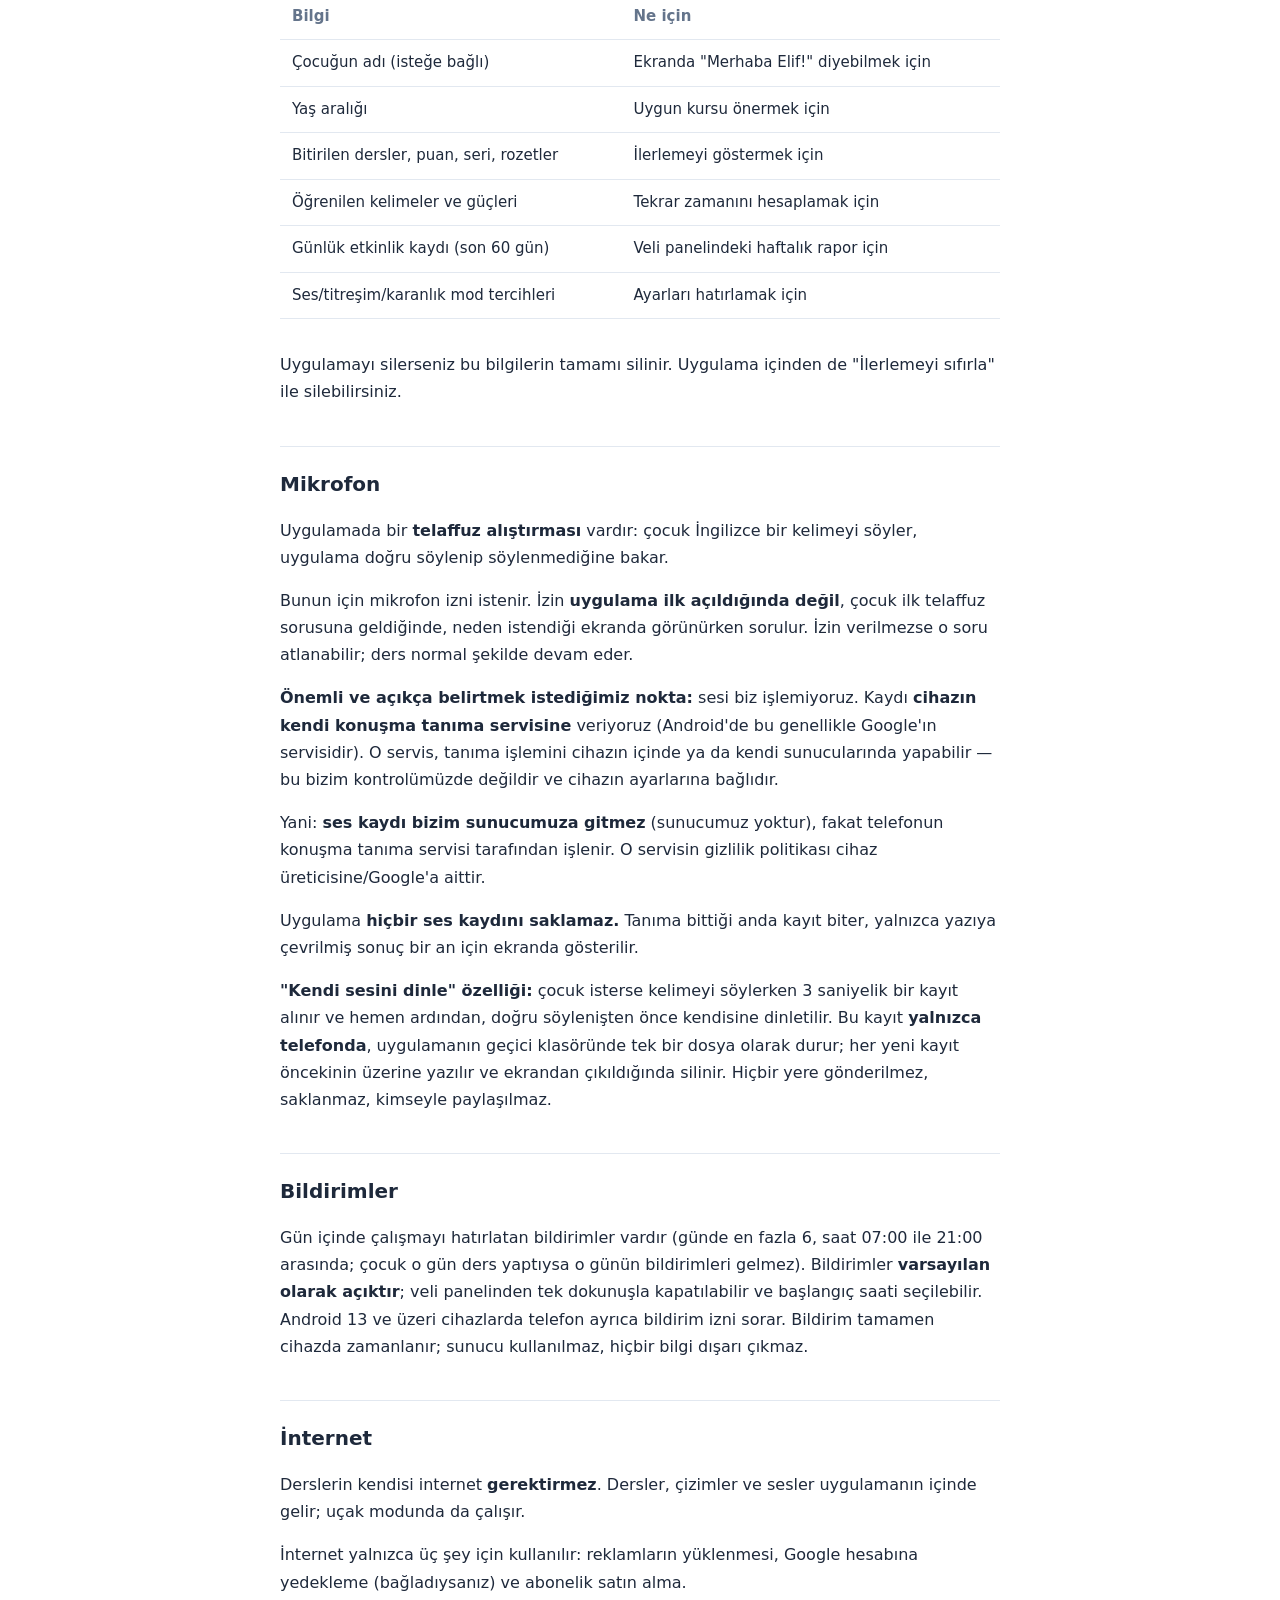
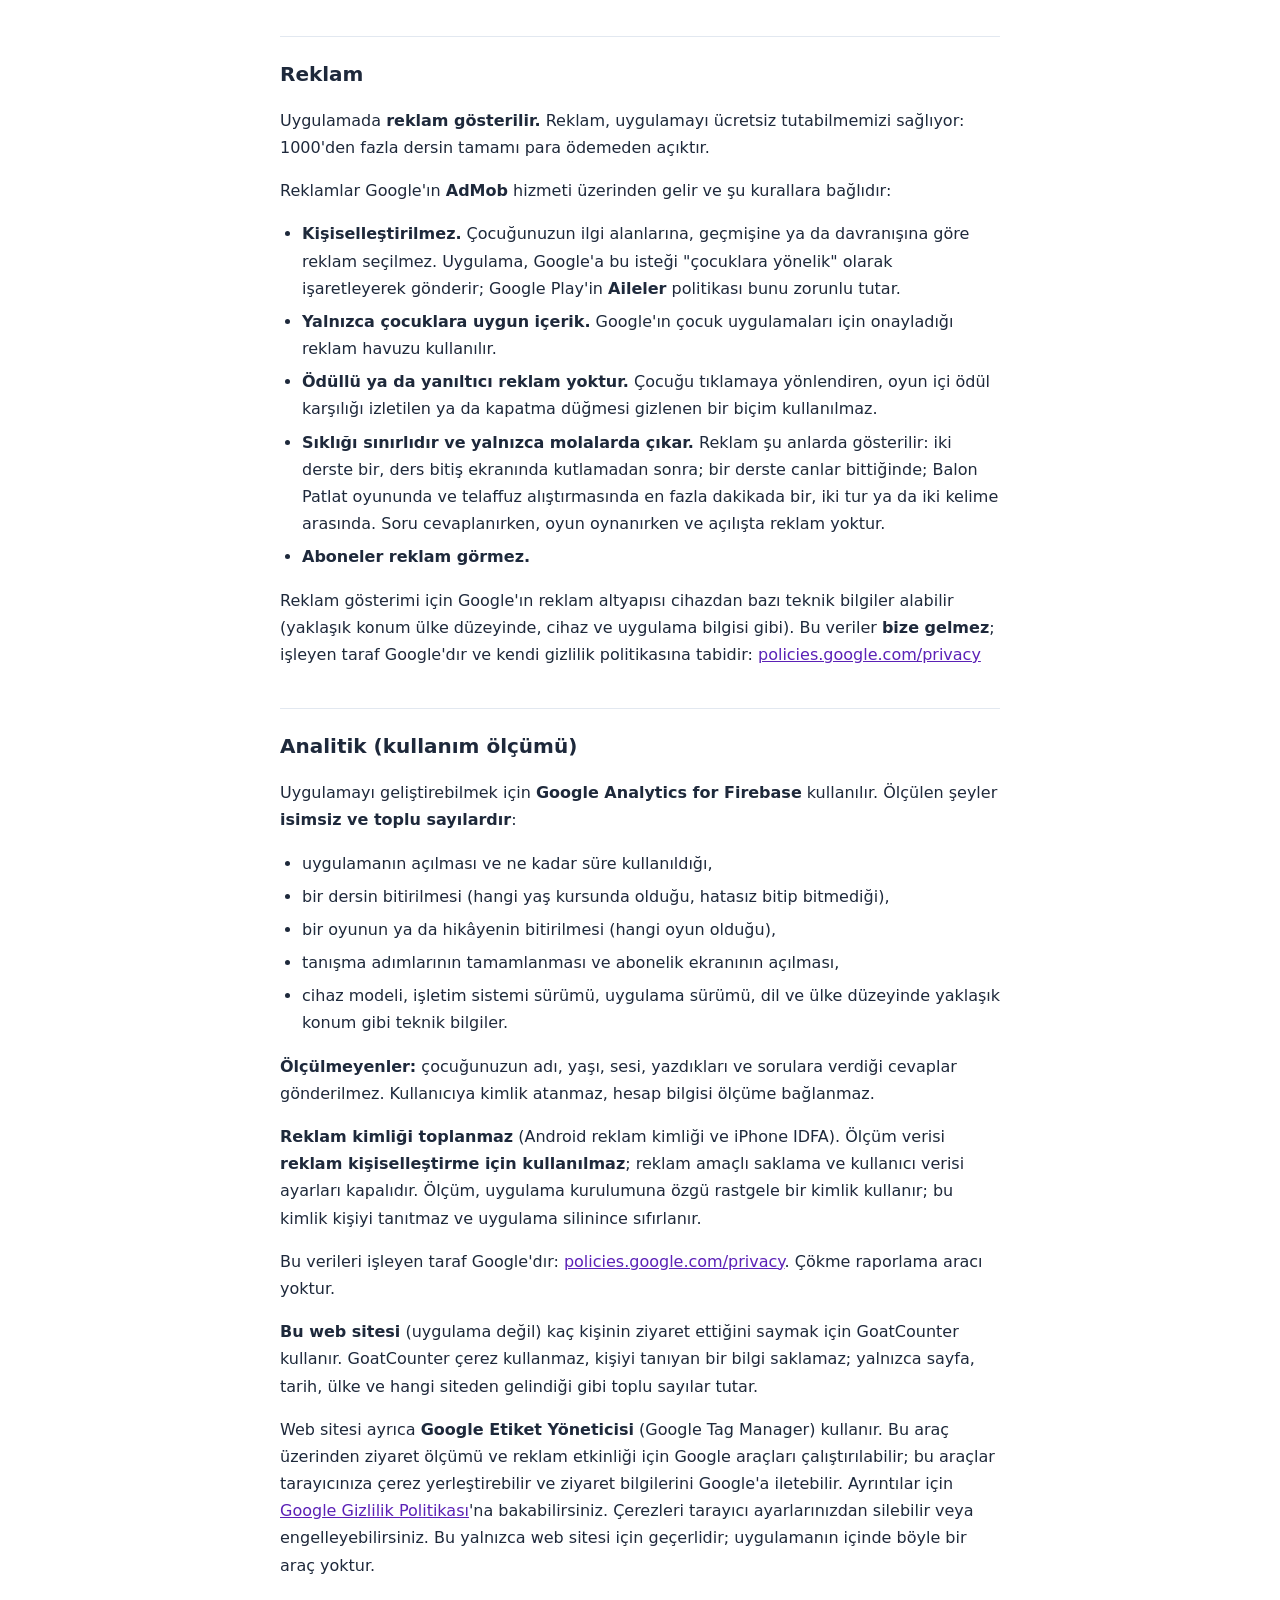
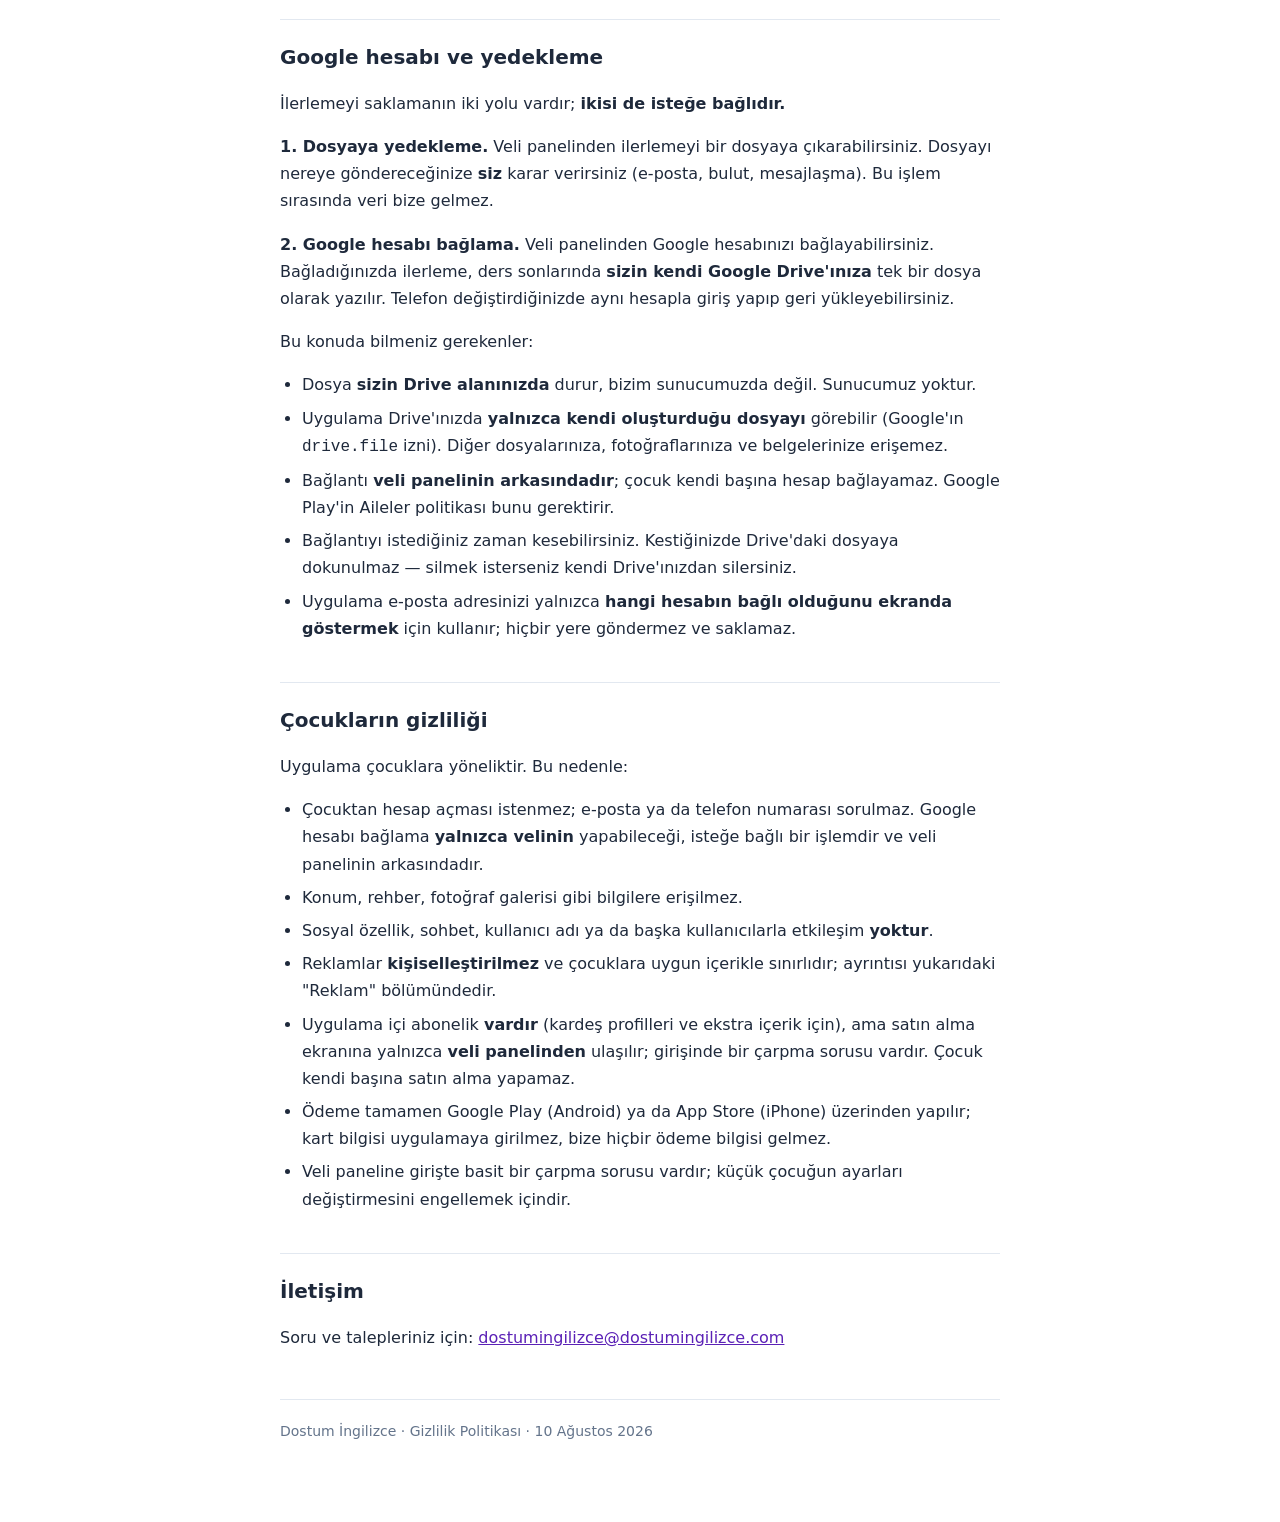
<file: gizlilik.html>
<!doctype html>
<html lang="tr">
<head>
<script async src="https://www.googletagmanager.com/gtm.js?id=GTM-NDPLSR63"></script>
<script async src="https://www.googletagmanager.com/gtag/js?id=AW-18588037825"></script>
<script>
  window.dataLayer = window.dataLayer || [];
  function gtag(){dataLayer.push(arguments);}
  gtag('js', new Date());
  gtag('config', 'AW-18588037825');
  /* Mağaza düğmesine tıklama = Google Ads dönüşümü (sitede satın alma yok, satın alma uygulamada). */
  document.addEventListener('click', function (e) {
    var a = e.target.closest && e.target.closest('a[href*="play.google.com"],a[href*="apps.apple.com"]');
    if (a) gtag('event', 'conversion', {send_to: 'AW-18588037825/xSZ7CITy7LwdEMHlu59F', transport_type: 'beacon'});
  });
</script>
<meta charset="utf-8">
<meta name="viewport" content="width=device-width, initial-scale=1">
<title>Gizlilik Politikası — Dostum İngilizce</title>
<meta name="description" content="Dostum İngilizce uygulamasının gizlilik politikası.">
<style>
  :root {
    --metin: #1e293b;
    --soluk: #64748b;
    --cizgi: #e2e8f0;
    --vurgu: #5b21b6;
    --zemin: #ffffff;
    --kutu: #f8fafc;
  }
  @media (prefers-color-scheme: dark) {
    :root {
      --metin: #e2e8f0;
      --soluk: #94a3b8;
      --cizgi: #334155;
      --vurgu: #a78bfa;
      --zemin: #0f172a;
      --kutu: #1e293b;
    }
  }
  * { box-sizing: border-box; }
  body {
    margin: 0;
    padding: 32px 20px 80px;
    background: var(--zemin);
    color: var(--metin);
    font: 16px/1.7 system-ui, -apple-system, "Segoe UI", Roboto, sans-serif;
  }
  main { max-width: 720px; margin: 0 auto; }
  h1 { font-size: 28px; line-height: 1.25; margin: 0 0 6px; }
  h2 {
    font-size: 20px; margin: 40px 0 12px;
    padding-top: 20px; border-top: 1px solid var(--cizgi);
  }
  .tarih { color: var(--soluk); margin: 0 0 32px; font-size: 15px; }
  .ozet {
    background: var(--kutu); border-left: 4px solid var(--vurgu);
    padding: 16px 20px; border-radius: 8px; margin: 0 0 8px;
  }
  table { border-collapse: collapse; width: 100%; margin: 16px 0; font-size: 15px; }
  th, td { text-align: left; padding: 10px 12px; border-bottom: 1px solid var(--cizgi); vertical-align: top; }
  th { color: var(--soluk); font-weight: 600; }
  ul { padding-left: 22px; }
  li { margin: 6px 0; }
  a { color: var(--vurgu); }
  .tablo-sar { overflow-x: auto; }
  footer { margin-top: 48px; padding-top: 20px; border-top: 1px solid var(--cizgi); color: var(--soluk); font-size: 14px; }
</style>
</head>
<body>
<main>

<h1>Gizlilik Politikası — Dostum İngilizce</h1>
<p class="tarih">Son güncelleme: 18 Kasım 2026</p>

<div class="ozet">
  <p><strong>Dostum İngilizce hesap açtırmaz, kayıt istemez ve bizim sunucumuz
  yoktur.</strong> Çocuğunuzun adı, yaşı ve bütün ilerlemesi yalnızca telefonun
  içinde durur. Bu bilgiler <strong>bize gönderilmez</strong> — okuyabildiğimiz,
  saklayabildiğimiz bir kopyası yoktur.</p>
  <p>Dört konuyu ayrıca ve açıkça belirtmek istiyoruz; her biri aşağıda ayrıntısıyla
  anlatılmıştır:</p>
  <ol style="margin-bottom:0">
    <li><strong>Uygulamada reklam gösterilir.</strong> Reklamlar çocuklara uygun
        içerikle sınırlıdır ve <strong>kişiselleştirilmez</strong>.</li>
    <li><strong>İsteğe bağlı Google hesabı bağlama</strong> vardır. Bağlarsanız
        ilerleme sizin <strong>kendi</strong> Google Drive'ınıza yedeklenir; bize
        değil.</li>
    <li><strong>Telaffuz alıştırması</strong> mikrofon kullanır.</li>
    <li><strong>İsimsiz kullanım ölçümü</strong> yapılır: kaç kişinin uygulamayı
        açtığı, kaç dersin ve oyunun bitirildiği gibi toplu sayılar. Çocuğunuzu
        tanıtan hiçbir bilgi içermez.</li>
  </ol>
  <p style="margin-bottom:0">Google hesabı bağlama yalnızca <strong>Android</strong>
  sürümünde vardır; iPhone sürümü için aşağıdaki bölüme bakın.</p>
</div>

<h2>iPhone (App Store) sürümü</h2>
<p>iPhone sürümü Android sürümüyle aynı dersleri ve aynı kuralları içerir. Farklar
şunlardır:</p>
<ul>
  <li><strong>Reklam:</strong> Android'deki kurallarla gösterilir (aşağıdaki "Reklam"
      bölümü): kişiselleştirilmez, çocuklara uygun içerikle sınırlıdır, yalnızca molalarda çıkar: iki derste bir ders bitişinde, Balon Patlat oyununda ve telaffuz alıştırmasında ise en fazla dakikada bir, turlar arasında. Soru çözülürken ya da oyun oynanırken çıkmaz; aboneler görmez. iPhone'da <strong>"izleme izni" (App Tracking
      Transparency) istenmez</strong> ve cihazın reklam kimliği (IDFA) kullanılmaz.</li>
  <li><strong>Google hesabı bağlama yoktur.</strong> Uygulamaya hiçbir hesapla giriş
      yapılmaz.</li>
  <li><strong>Çocuğunuzu tanıtan veri toplamayız.</strong> Çocuğun adı, ilerlemesi ve tercihleri yalnızca iPhone'un içinde durur; bize gönderilmez. Android'deki gibi isimsiz kullanım ölçümü (Google Analytics for Firebase) yapılır; ayrıntısı "Analitik" bölümündedir. Çökme raporu aracı yoktur. Reklam altyapısının (Google AdMob) reklam gösterimi için aldığı teknik
      bilgiler "Reklam" bölümünde anlatılmıştır.</li>
  <li><strong>Mikrofon:</strong> telaffuz alıştırmasında konuşma tanımayı Apple'ın
      iOS'a yerleşik konuşma tanıma servisi yapar. Ses bize gelmez ve uygulama tarafından
      saklanmaz. Bu servise Apple'ın gizlilik politikası uygulanır:
      <a href="https://www.apple.com/legal/privacy/">apple.com/legal/privacy</a></li>
  <li><strong>Abonelik:</strong> ödeme tamamen Apple (App Store) üzerinden yapılır. Kart
      bilgisi uygulamaya girilmez, bize hiçbir ödeme bilgisi gelmez. Abonelik iPhone'daki
      Ayarlar &gt; Apple Kimliği &gt; Abonelikler bölümünden yönetilir ve iptal edilir.</li>
  <li><strong>Bildirimler:</strong> iPhone ilk hatırlatmadan önce izin sorar. İzin
      verilmezse bildirim gelmez, uygulama normal çalışır.</li>
</ul>
<p>Aşağıdaki "Google hesabı ve yedekleme" bölümü yalnızca Android sürümü için
geçerlidir.</p>

<h2>Hangi bilgileri saklıyoruz ve nerede</h2>
<p>Aşağıdakilerin tamamı <strong>yalnızca cihazın kendi belleğinde</strong> durur:</p>
<div class="tablo-sar">
<table>
  <thead><tr><th>Bilgi</th><th>Ne için</th></tr></thead>
  <tbody>
    <tr><td>Çocuğun adı (isteğe bağlı)</td><td>Ekranda "Merhaba Elif!" diyebilmek için</td></tr>
    <tr><td>Yaş aralığı</td><td>Uygun kursu önermek için</td></tr>
    <tr><td>Bitirilen dersler, puan, seri, rozetler</td><td>İlerlemeyi göstermek için</td></tr>
    <tr><td>Öğrenilen kelimeler ve güçleri</td><td>Tekrar zamanını hesaplamak için</td></tr>
    <tr><td>Günlük etkinlik kaydı (son 60 gün)</td><td>Veli panelindeki haftalık rapor için</td></tr>
    <tr><td>Ses/titreşim/karanlık mod tercihleri</td><td>Ayarları hatırlamak için</td></tr>
  </tbody>
</table>
</div>
<p>Uygulamayı silerseniz bu bilgilerin tamamı silinir. Uygulama içinden de
"İlerlemeyi sıfırla" ile silebilirsiniz.</p>

<h2>Mikrofon</h2>
<p>Uygulamada bir <strong>telaffuz alıştırması</strong> vardır: çocuk İngilizce bir
kelimeyi söyler, uygulama doğru söylenip söylenmediğine bakar.</p>
<p>Bunun için mikrofon izni istenir. İzin <strong>uygulama ilk açıldığında değil</strong>,
çocuk ilk telaffuz sorusuna geldiğinde, neden istendiği ekranda görünürken sorulur.
İzin verilmezse o soru atlanabilir; ders normal şekilde devam eder.</p>
<p><strong>Önemli ve açıkça belirtmek istediğimiz nokta:</strong> sesi biz işlemiyoruz.
Kaydı <strong>cihazın kendi konuşma tanıma servisine</strong> veriyoruz (Android'de bu
genellikle Google'ın servisidir). O servis, tanıma işlemini cihazın içinde ya da
kendi sunucularında yapabilir — bu bizim kontrolümüzde değildir ve cihazın
ayarlarına bağlıdır.</p>
<p>Yani: <strong>ses kaydı bizim sunucumuza gitmez</strong> (sunucumuz yoktur), fakat
telefonun konuşma tanıma servisi tarafından işlenir. O servisin gizlilik politikası
cihaz üreticisine/Google'a aittir.</p>
<p>Uygulama <strong>hiçbir ses kaydını saklamaz.</strong> Tanıma bittiği anda kayıt biter,
yalnızca yazıya çevrilmiş sonuç bir an için ekranda gösterilir.</p>
<p><strong>"Kendi sesini dinle" özelliği:</strong> çocuk isterse kelimeyi söylerken 3 saniyelik
bir kayıt alınır ve hemen ardından, doğru söylenişten önce kendisine dinletilir. Bu kayıt
<strong>yalnızca telefonda</strong>, uygulamanın geçici klasöründe tek bir dosya olarak durur;
her yeni kayıt öncekinin üzerine yazılır ve ekrandan çıkıldığında silinir. Hiçbir yere
gönderilmez, saklanmaz, kimseyle paylaşılmaz.</p>

<h2>Bildirimler</h2>
<p>Gün içinde çalışmayı hatırlatan bildirimler vardır (günde en fazla 6, saat 07:00 ile
21:00 arasında; çocuk o gün ders yaptıysa o günün bildirimleri gelmez). Bildirimler
<strong>varsayılan olarak açıktır</strong>; veli panelinden tek dokunuşla kapatılabilir ve
başlangıç saati seçilebilir. Android 13 ve üzeri cihazlarda telefon ayrıca bildirim izni
sorar. Bildirim tamamen cihazda zamanlanır; sunucu kullanılmaz, hiçbir bilgi dışarı
çıkmaz.</p>

<h2>İnternet</h2>
<p>Derslerin kendisi internet <strong>gerektirmez</strong>. Dersler, çizimler ve
sesler uygulamanın içinde gelir; uçak modunda da çalışır.</p>
<p>İnternet yalnızca üç şey için kullanılır: reklamların yüklenmesi, Google hesabına
yedekleme (bağladıysanız) ve abonelik satın alma.</p>

<h2>Reklam</h2>
<p>Uygulamada <strong>reklam gösterilir.</strong> Reklam, uygulamayı ücretsiz
tutabilmemizi sağlıyor: 1000'den fazla dersin tamamı para ödemeden açıktır.</p>
<p>Reklamlar Google'ın <strong>AdMob</strong> hizmeti üzerinden gelir ve şu kurallara
bağlıdır:</p>
<ul>
  <li><strong>Kişiselleştirilmez.</strong> Çocuğunuzun ilgi alanlarına, geçmişine ya da
      davranışına göre reklam seçilmez. Uygulama, Google'a bu isteği "çocuklara yönelik"
      olarak işaretleyerek gönderir; Google Play'in <strong>Aileler</strong> politikası
      bunu zorunlu tutar.</li>
  <li><strong>Yalnızca çocuklara uygun içerik.</strong> Google'ın çocuk uygulamaları için
      onayladığı reklam havuzu kullanılır.</li>
  <li><strong>Ödüllü ya da yanıltıcı reklam yoktur.</strong> Çocuğu tıklamaya yönlendiren,
      oyun içi ödül karşılığı izletilen ya da kapatma düğmesi gizlenen bir biçim
      kullanılmaz.</li>
  <li><strong>Sıklığı sınırlıdır ve yalnızca molalarda çıkar.</strong> Reklam şu anlarda
      gösterilir: iki derste bir, ders bitiş ekranında kutlamadan sonra; bir derste canlar
      bittiğinde; Balon Patlat oyununda ve telaffuz alıştırmasında en fazla dakikada bir,
      iki tur ya da iki kelime arasında. Soru cevaplanırken, oyun oynanırken ve açılışta
      reklam yoktur.</li>
  <li><strong>Aboneler reklam görmez.</strong></li>
</ul>
<p>Reklam gösterimi için Google'ın reklam altyapısı cihazdan bazı teknik bilgiler
alabilir (yaklaşık konum ülke düzeyinde, cihaz ve uygulama bilgisi gibi). Bu veriler
<strong>bize gelmez</strong>; işleyen taraf Google'dır ve kendi gizlilik politikasına
tabidir: <a href="https://policies.google.com/privacy">policies.google.com/privacy</a></p>

<h2>Analitik (kullanım ölçümü)</h2>
<p>Uygulamayı geliştirebilmek için <strong>Google Analytics for Firebase</strong>
kullanılır. Ölçülen şeyler <strong>isimsiz ve toplu sayılardır</strong>:</p>
<ul>
  <li>uygulamanın açılması ve ne kadar süre kullanıldığı,</li>
  <li>bir dersin bitirilmesi (hangi yaş kursunda olduğu, hatasız bitip bitmediği),</li>
  <li>bir oyunun ya da hikâyenin bitirilmesi (hangi oyun olduğu),</li>
  <li>tanışma adımlarının tamamlanması ve abonelik ekranının açılması,</li>
  <li>cihaz modeli, işletim sistemi sürümü, uygulama sürümü, dil ve ülke düzeyinde
      yaklaşık konum gibi teknik bilgiler.</li>
</ul>
<p><strong>Ölçülmeyenler:</strong> çocuğunuzun adı, yaşı, sesi, yazdıkları ve sorulara
verdiği cevaplar gönderilmez. Kullanıcıya kimlik atanmaz, hesap bilgisi ölçüme
bağlanmaz.</p>
<p><strong>Reklam kimliği toplanmaz</strong> (Android reklam kimliği ve iPhone IDFA).
Ölçüm verisi <strong>reklam kişiselleştirme için kullanılmaz</strong>; reklam amaçlı
saklama ve kullanıcı verisi ayarları kapalıdır. Ölçüm, uygulama kurulumuna özgü rastgele
bir kimlik kullanır; bu kimlik kişiyi tanıtmaz ve uygulama silinince sıfırlanır.</p>
<p>Bu verileri işleyen taraf Google'dır:
<a href="https://policies.google.com/privacy">policies.google.com/privacy</a>.
Çökme raporlama aracı yoktur.</p>
<p><strong>Bu web sitesi</strong> (uygulama değil) kaç kişinin ziyaret ettiğini
saymak için GoatCounter kullanır. GoatCounter çerez kullanmaz, kişiyi tanıyan bir bilgi
saklamaz; yalnızca sayfa, tarih, ülke ve hangi siteden gelindiği gibi toplu sayılar
tutar.</p>
<p>Web sitesi ayrıca <strong>Google Etiket Yöneticisi</strong> (Google Tag Manager)
kullanır. Bu araç üzerinden ziyaret ölçümü ve reklam etkinliği için Google araçları
çalıştırılabilir; bu araçlar tarayıcınıza çerez yerleştirebilir ve ziyaret bilgilerini
Google'a iletebilir. Ayrıntılar için
<a href="https://policies.google.com/privacy?hl=tr" target="_blank" rel="noopener">Google Gizlilik Politikası</a>'na
bakabilirsiniz. Çerezleri tarayıcı ayarlarınızdan silebilir veya engelleyebilirsiniz.
Bu yalnızca web sitesi için geçerlidir; uygulamanın içinde böyle bir araç yoktur.</p>

<h2>Google hesabı ve yedekleme</h2>
<p>İlerlemeyi saklamanın iki yolu vardır; <strong>ikisi de isteğe bağlıdır.</strong></p>
<p><strong>1. Dosyaya yedekleme.</strong> Veli panelinden ilerlemeyi bir dosyaya
çıkarabilirsiniz. Dosyayı nereye göndereceğinize <strong>siz</strong> karar verirsiniz
(e-posta, bulut, mesajlaşma). Bu işlem sırasında veri bize gelmez.</p>
<p><strong>2. Google hesabı bağlama.</strong> Veli panelinden Google hesabınızı
bağlayabilirsiniz. Bağladığınızda ilerleme, ders sonlarında <strong>sizin kendi Google
Drive'ınıza</strong> tek bir dosya olarak yazılır. Telefon değiştirdiğinizde aynı hesapla
giriş yapıp geri yükleyebilirsiniz.</p>
<p>Bu konuda bilmeniz gerekenler:</p>
<ul>
  <li>Dosya <strong>sizin Drive alanınızda</strong> durur, bizim sunucumuzda değil.
      Sunucumuz yoktur.</li>
  <li>Uygulama Drive'ınızda <strong>yalnızca kendi oluşturduğu dosyayı</strong> görebilir
      (Google'ın <code>drive.file</code> izni). Diğer dosyalarınıza, fotoğraflarınıza ve
      belgelerinize erişemez.</li>
  <li>Bağlantı <strong>veli panelinin arkasındadır</strong>; çocuk kendi başına hesap
      bağlayamaz. Google Play'in Aileler politikası bunu gerektirir.</li>
  <li>Bağlantıyı istediğiniz zaman kesebilirsiniz. Kestiğinizde Drive'daki dosyaya
      dokunulmaz — silmek isterseniz kendi Drive'ınızdan silersiniz.</li>
  <li>Uygulama e-posta adresinizi yalnızca <strong>hangi hesabın bağlı olduğunu ekranda
      göstermek</strong> için kullanır; hiçbir yere göndermez ve saklamaz.</li>
</ul>

<h2>Çocukların gizliliği</h2>
<p>Uygulama çocuklara yöneliktir. Bu nedenle:</p>
<ul>
  <li>Çocuktan hesap açması istenmez; e-posta ya da telefon numarası sorulmaz.
      Google hesabı bağlama <strong>yalnızca velinin</strong> yapabileceği, isteğe
      bağlı bir işlemdir ve veli panelinin arkasındadır.</li>
  <li>Konum, rehber, fotoğraf galerisi gibi bilgilere erişilmez.</li>
  <li>Sosyal özellik, sohbet, kullanıcı adı ya da başka kullanıcılarla etkileşim <strong>yoktur</strong>.</li>
  <li>Reklamlar <strong>kişiselleştirilmez</strong> ve çocuklara uygun içerikle
      sınırlıdır; ayrıntısı yukarıdaki "Reklam" bölümündedir.</li>
  <li>Uygulama içi abonelik <strong>vardır</strong> (kardeş profilleri ve ekstra
      içerik için),
      ama satın alma ekranına yalnızca <strong>veli panelinden</strong> ulaşılır;
      girişinde bir çarpma sorusu vardır. Çocuk kendi başına satın alma yapamaz.</li>
  <li>Ödeme tamamen Google Play (Android) ya da App Store (iPhone) üzerinden
      yapılır; kart bilgisi uygulamaya girilmez, bize hiçbir ödeme bilgisi gelmez.</li>
  <li>Veli paneline girişte basit bir çarpma sorusu vardır; küçük çocuğun ayarları
      değiştirmesini engellemek içindir.</li>
</ul>

<h2>İletişim</h2>
<p>Soru ve talepleriniz için: <a href="mailto:dostumingilizce@dostumingilizce.com">dostumingilizce@dostumingilizce.com</a></p>

<footer>
  Dostum İngilizce · Gizlilik Politikası · 10 Ağustos 2026
</footer>

</main>
<script data-goatcounter="https://dostumingilizce.goatcounter.com/count" async src="//gc.zgo.at/count.js"></script>
</body>
</html>
</file>
<file: yazilar/stil.css>
:root{
  --mor:#7c3aed; --mor-koyu:#5b21b6; --mor-acik:#f3eefe;
  --turuncu:#f59e0b; --turuncu-koyu:#d97706; --krem:#fde68a;
  --yazi:#1f1633; --soluk:#5d5672; --cizgi:#e7e2f3; --zemin:#ffffff; --zemin2:#faf8ff;
}
*{box-sizing:border-box}
body{margin:0;background:var(--zemin);color:var(--yazi);font:18px/1.7 Nunito,system-ui,-apple-system,"Segoe UI",Roboto,sans-serif;-webkit-font-smoothing:antialiased;overflow-wrap:break-word}
img{max-width:100%;display:block}
a{color:var(--mor)}
.kap{max-width:1080px;margin:0 auto;padding:0 20px}
.kap.dar{max-width:760px}

/* Üst şerit */
.ust{position:sticky;top:0;z-index:10;background:rgba(255,255,255,.92);backdrop-filter:blur(8px);border-bottom:1px solid var(--cizgi)}
.ust .kap{display:flex;align-items:center;justify-content:space-between;gap:12px;height:64px}
.marka{display:flex;align-items:center;gap:10px;font-weight:900;font-size:19px;color:var(--yazi);text-decoration:none;white-space:nowrap}
.marka img{width:36px;height:36px;border-radius:10px}
.ust nav{display:flex;gap:20px}
.ust nav a{color:var(--soluk);text-decoration:none;font-weight:700;font-size:15px}
.ust nav a:hover{color:var(--mor)}
@media (max-width:420px){.marka{font-size:17px}.ust nav .genis{display:none}}

/* Yazı */
main{padding-top:28px;padding-bottom:64px}
.iz{font-size:14.5px;color:var(--soluk);font-weight:700;margin-bottom:18px}
.iz a{color:var(--soluk);text-decoration:none}
.iz a:hover{color:var(--mor)}
.yazi h1{font-size:clamp(30px,6vw,42px);line-height:1.15;font-weight:900;letter-spacing:-.3px;margin:0 0 10px}
.tarih{color:var(--soluk);font-size:15px;font-weight:700;margin:0 0 26px}
.yazi h2{font-size:clamp(23px,4.4vw,28px);line-height:1.25;font-weight:900;margin:42px 0 12px}
.yazi h3{font-size:clamp(19px,3.8vw,21px);line-height:1.3;font-weight:900;margin:30px 0 8px;color:var(--mor-koyu)}
.yazi p{margin:0 0 18px}
.yazi ul{margin:0 0 20px;padding-left:24px}
.yazi li{margin:8px 0}
.yazi li::marker{color:var(--mor)}
.yazi strong{font-weight:800}

/* Tablolar */
.tablo-sar{overflow-x:auto;margin:0 0 24px;border:2px solid var(--cizgi);border-radius:18px}
table{border-collapse:collapse;width:100%;font-size:17px}
th,td{text-align:left;padding:11px 16px;border-bottom:1px solid var(--cizgi)}
th{background:var(--mor-acik);color:var(--mor-koyu);font-weight:800;font-size:14px;letter-spacing:.4px;text-transform:uppercase}
tbody tr:last-child td{border-bottom:0}
tbody tr:nth-child(even){background:var(--zemin2)}
td:first-child{font-weight:800}
@media (max-width:480px){table{font-size:16px}th,td{padding:10px 12px}}

/* İndirme kutusu */
.indir{margin:48px 0 0;background:linear-gradient(150deg,#8b5cf6,#5b21b6);color:#fff;border-radius:26px;padding:34px 24px;text-align:center}
.indir img{width:72px;height:72px;border-radius:18px;margin:0 auto 14px;box-shadow:0 10px 26px rgba(30,0,70,.35)}
.indir h2{font-size:clamp(22px,4.6vw,28px);line-height:1.2;font-weight:900;margin:0 0 8px}
.indir p{margin:0 0 22px;opacity:.92}
.dugmeler{display:flex;flex-wrap:wrap;gap:12px;justify-content:center}
.magaza{display:inline-flex;align-items:center;gap:12px;background:#111;color:#fff;text-decoration:none;border-radius:14px;padding:11px 20px 11px 16px;min-width:190px;text-align:left;transition:transform .15s}
.magaza:hover{transform:translateY(-2px)}
.magaza svg{width:28px;height:28px;flex:none}
.magaza small{display:block;font-size:11.5px;opacity:.8;line-height:1.1}
.magaza b{display:block;font-size:18px;line-height:1.2}

/* Diğer yazılar */
.diger{margin-top:48px}
.diger h2{font-size:22px;font-weight:900;margin:0 0 6px}
.diger ul{list-style:none;margin:0;padding:0}
.diger li{border-bottom:1px solid var(--cizgi)}
.diger li a{display:block;padding:14px 0;font-weight:800;text-decoration:none;color:var(--yazi)}
.diger li a:hover{color:var(--mor)}
.hepsi{font-weight:800;text-decoration:none}

/* Liste sayfası */
.etiket{display:inline-block;background:var(--mor-acik);color:var(--mor);font-weight:800;font-size:13px;letter-spacing:.6px;text-transform:uppercase;padding:5px 12px;border-radius:99px;margin-bottom:14px}
.liste-bas{margin:10px 0 30px}
.liste-bas h1{font-size:clamp(32px,6vw,44px);line-height:1.1;font-weight:900;margin:0 0 10px}
.liste-bas p{color:var(--soluk);margin:0}
.kartlar{display:grid;gap:16px}
.kart{display:block;border:2px solid var(--cizgi);border-radius:22px;padding:22px 22px 20px;text-decoration:none;color:var(--yazi);transition:border-color .15s,transform .15s}
.kart:hover{border-color:var(--mor);transform:translateY(-2px)}
.kart h2{font-size:clamp(19px,4vw,22px);line-height:1.25;font-weight:900;margin:0 0 8px}
.kart p{color:var(--soluk);font-size:16px;line-height:1.55;margin:0 0 12px}
.kart span{color:var(--mor);font-weight:800;font-size:15px}

footer{background:#1b1030;color:#cfc7e3;padding:40px 0;font-size:15px}
footer .kap{display:flex;flex-wrap:wrap;gap:16px 28px;justify-content:space-between;align-items:center}
footer a{color:#fff;text-decoration:none;font-weight:700}
footer a:hover{text-decoration:underline}
footer .linkler{display:flex;flex-wrap:wrap;gap:10px 22px}
</file>
